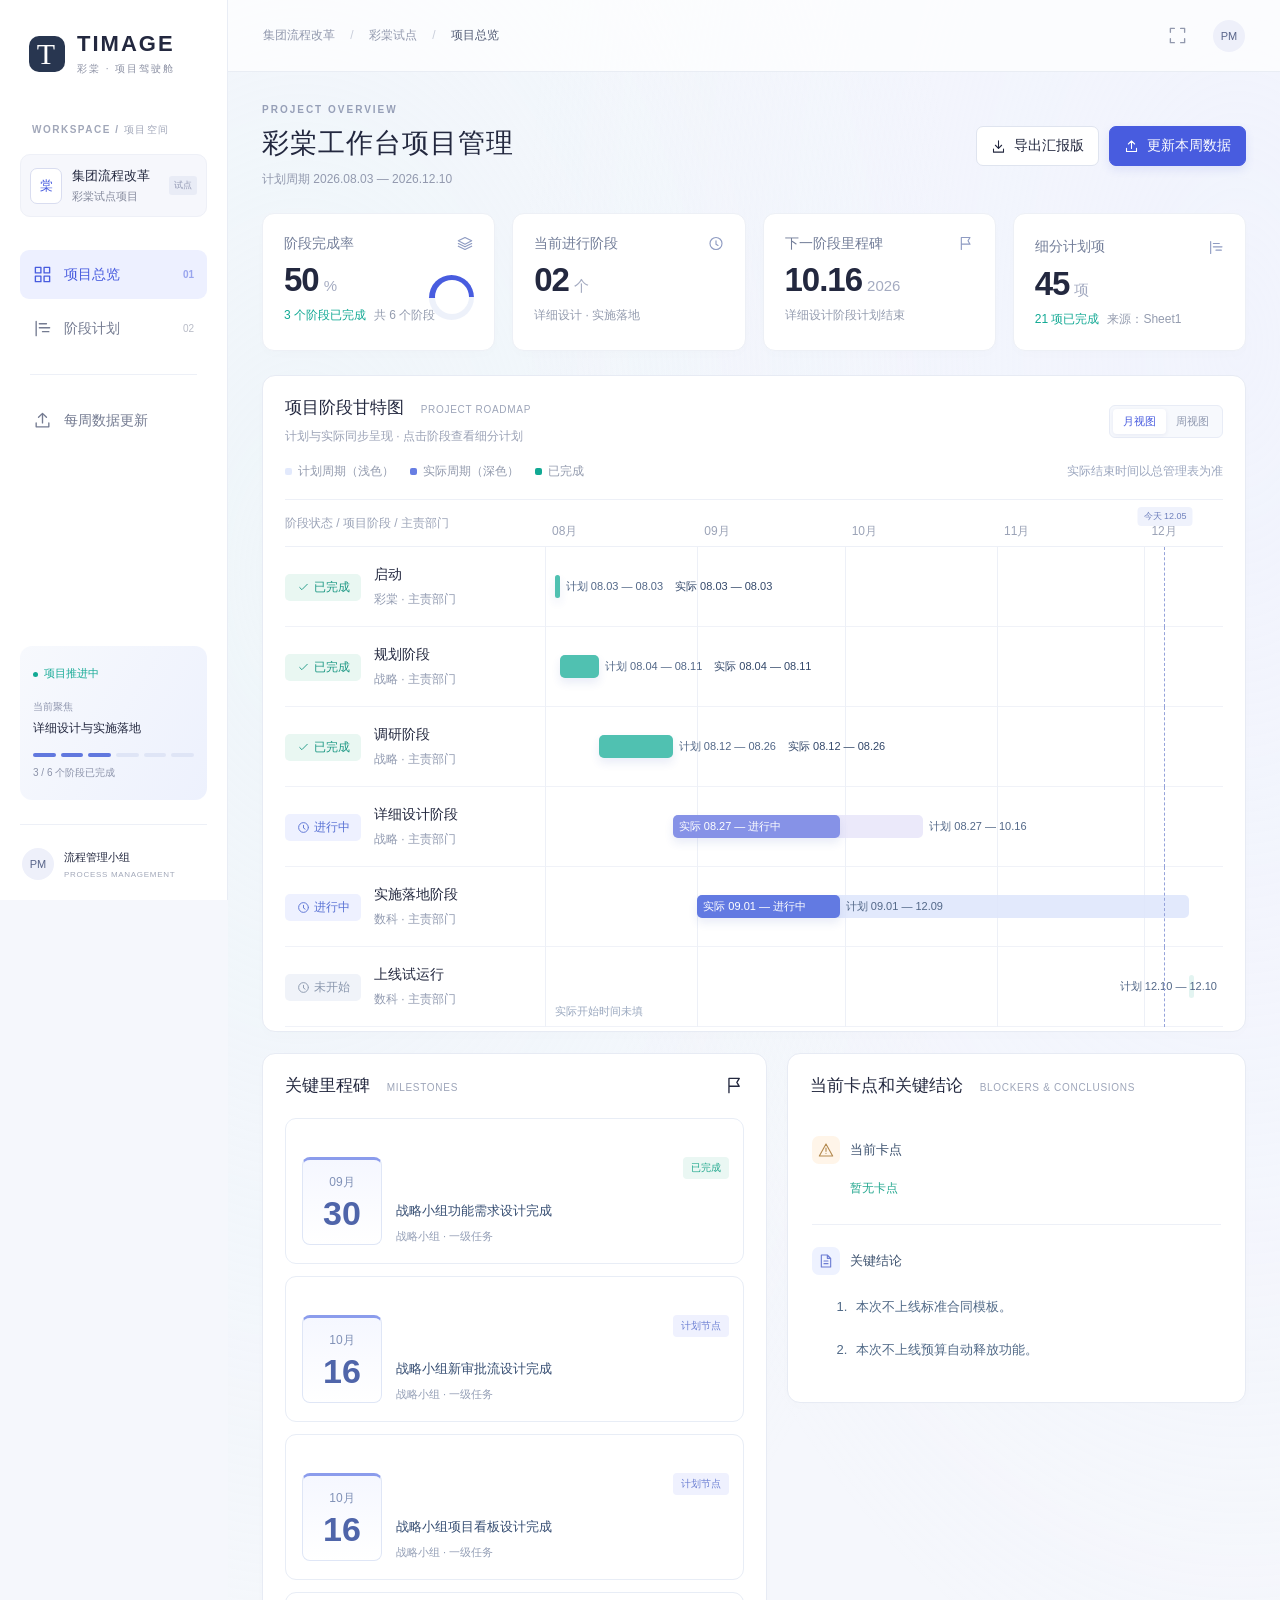
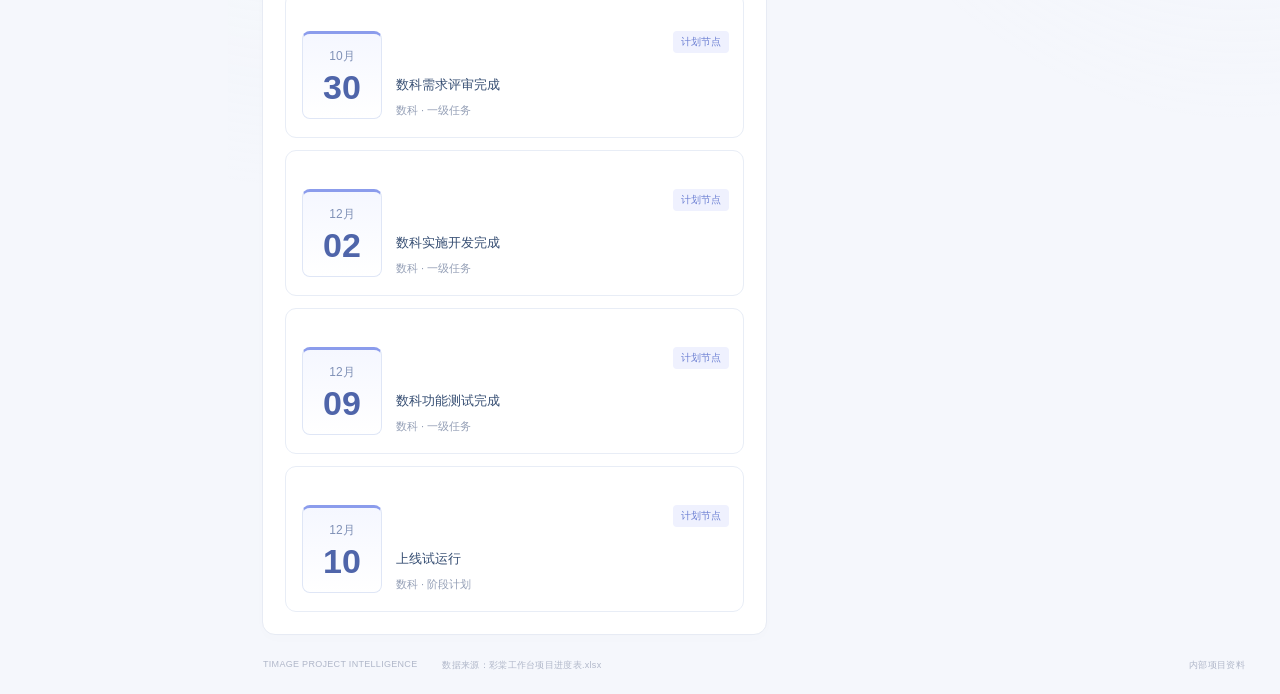
<file: index.html>
<!doctype html><html lang="zh-CN"><head><meta charset="utf-8"><meta name="viewport" content="width=device-width,initial-scale=1"><meta name="description" content="彩棠流程改革试点项目：项目阶段、模块计划与每周数据更新看板"><title>彩棠工作台项目管理</title><link rel="icon" href="data:image/svg+xml,%3Csvg xmlns='http://www.w3.org/2000/svg' viewBox='0 0 32 32'%3E%3Crect width='32' height='32' rx='9' fill='%233f56d9'/%3E%3Cpath d='M8 10h16M8 16h11M8 22h16' stroke='white' stroke-width='3'/%3E%3C/svg%3E"><link rel="stylesheet" href="style.css?v=a486ac8c3b3b"></head><body>
<aside class="sidebar"><a class="brand" href="#overview"><span class="brand-symbol">T</span><span>TIMAGE<small>彩棠 · 项目驾驶舱</small></span></a><div class="space-label">WORKSPACE / 项目空间</div><div class="project-chip"><span class="project-icon">棠</span><div>集团流程改革<small>彩棠试点项目</small></div><span class="tiny-pill">试点</span></div><nav aria-label="主导航"><button data-view="overview" class="nav active"><i data-icon="layout"></i>项目总览<span>01</span></button><button data-view="detail" class="nav"><i data-icon="gantt"></i>阶段计划<span>02</span></button><div class="nav-separator"></div><button data-view="updates" class="nav"><i data-icon="upload"></i>每周数据更新<span id="updateDot"></span></button></nav><div class="sidebar-bottom"><div class="project-health"><div><span class="pulse"></span>项目推进中</div><p>当前聚焦</p><strong>详细设计与实施落地</strong><div class="mini-phases"><b></b><b></b><b></b><i></i><i></i></div><small>3 / 6 个阶段已完成</small></div><div class="profile"><span>PM</span><div>流程管理小组<small>PROCESS MANAGEMENT</small></div></div></div></aside>
<div class="workspace"><header class="topbar"><div class="breadcrumb">集团流程改革 <span>/</span> 彩棠试点 <span>/</span> <b id="crumb">项目总览</b></div><div class="top-right"><button class="icon-btn" id="fullscreen" title="全屏汇报" aria-label="全屏汇报"><i data-icon="maximize"></i></button><span class="avatar">PM</span></div></header><main id="main"></main><footer><span>TIMAGE PROJECT INTELLIGENCE</span><span id="footerSource">数据来源：彩棠工作台项目进度表.xlsx</span><span>内部项目资料</span></footer></div>
<dialog id="drawer" class="drawer"><div id="drawerContent"></div></dialog><dialog id="uploadDialog" class="upload-dialog"><div id="uploadContent"></div></dialog><div id="toast" role="status"></div><input type="file" id="fileInput" accept=".xlsx,.csv,.json" hidden>
<script src="data.js?v=f43f1a33d702"></script><script src="original-excel.js?v=e9a55db19e37"></script><script src="app.js?v=e6991b0c2434"></script></body></html>
</file>
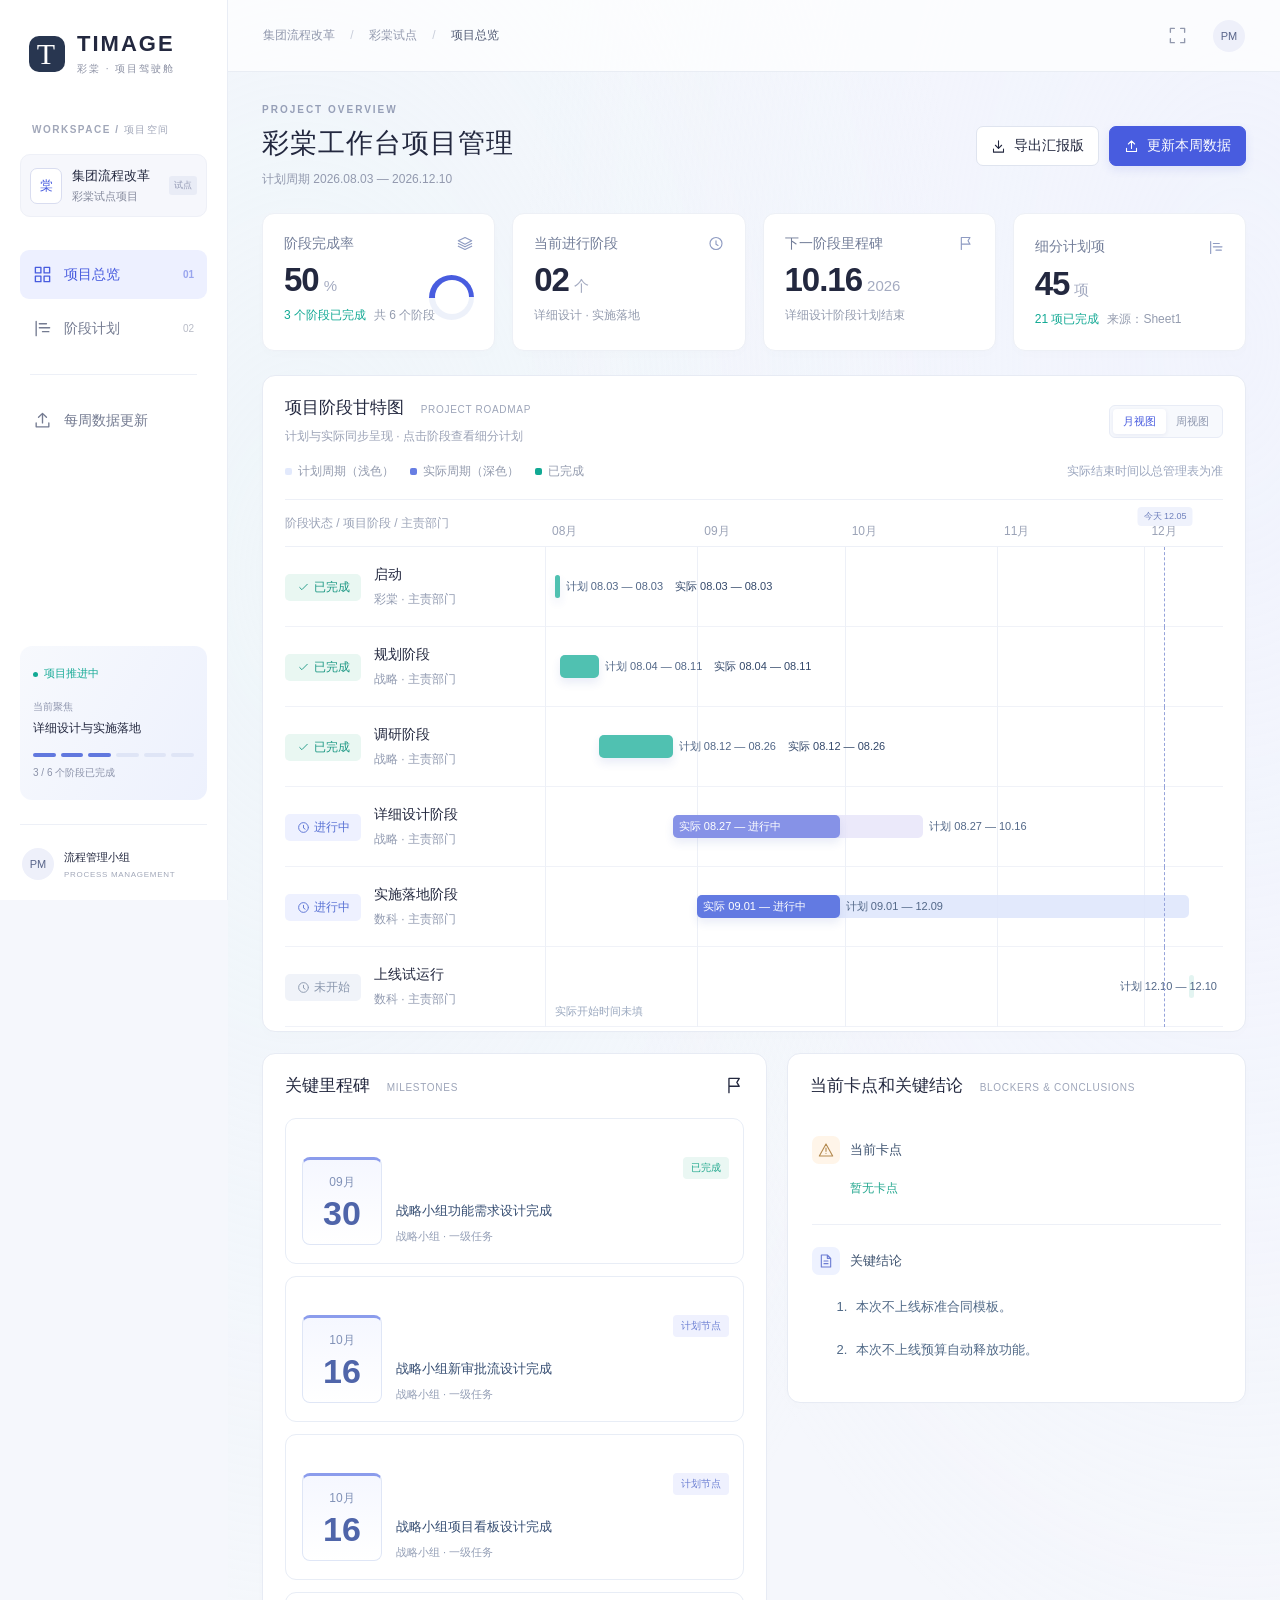
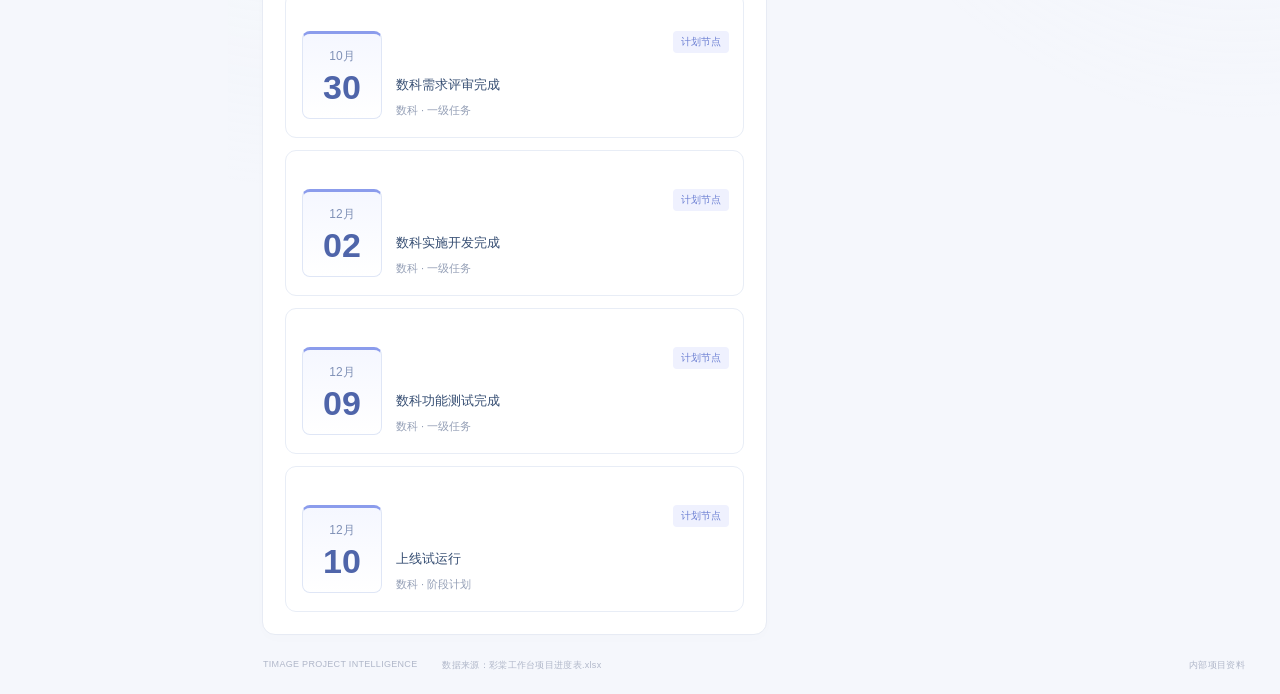
<file: downloads/彩棠项目驾驶舱.html>
<!doctype html><html lang="zh-CN"><head><meta charset="utf-8"><meta name="viewport" content="width=device-width,initial-scale=1"><meta name="description" content="彩棠流程改革试点项目：项目阶段、模块计划与每周数据更新看板"><title>彩棠工作台项目管理</title><link rel="icon" href="data:image/svg+xml,%3Csvg xmlns='http://www.w3.org/2000/svg' viewBox='0 0 32 32'%3E%3Crect width='32' height='32' rx='9' fill='%233f56d9'/%3E%3Cpath d='M8 10h16M8 16h11M8 22h16' stroke='white' stroke-width='3'/%3E%3C/svg%3E"><style>
:root{--ink:#23283f;--muted:#83889b;--blue:#485cdf;--line:#edf0f7;--green:#12a994;--red:#ed725f;--surface:#fff;--bg:#f5f7fc;font-family:Inter,"Segoe UI","Microsoft YaHei",sans-serif;font-size:14px;color:var(--ink);font-synthesis:none}*{box-sizing:border-box}body{margin:0;background:var(--bg)}button,input,select{font:inherit}button,a,input,select{-webkit-tap-highlight-color:transparent}button{cursor:pointer}button{color:inherit}button:focus-visible,a:focus-visible{outline:3px solid #8492f5;outline-offset:3px}a{text-decoration:none;color:inherit}button{border:0;background:transparent}button:disabled{opacity:.4;cursor:not-allowed}.sidebar{position:fixed;z-index:10;inset:0 auto 0 0;width:228px;background:#fff;border-right:1px solid #e9edf5;padding:31px 20px 20px;display:flex;flex-direction:column}.brand{display:flex;align-items:center;gap:12px;font-size:22px;letter-spacing:2px;font-weight:600;padding:0 9px}.brand-symbol{height:36px;width:36px;background:#283650;color:white;font-family:Georgia,serif;display:grid;place-items:center;border-radius:10px;font-size:30px;font-weight:400}.brand small{display:block;font-size:10px;letter-spacing:2px;margin-top:5px;font-weight:400;color:#8c91a4}.space-label{color:#a1a7b9;font-size:10px;font-weight:600;letter-spacing:1.5px;margin:47px 12px 17px}.project-chip{display:flex;align-items:center;gap:10px;padding:12px 9px;background:#f6f7fc;border:1px solid #eef0f7;border-radius:10px;font-size:13px;font-weight:600}.project-icon{width:32px;height:36px;border:1px solid #d9ddf0;background:#fff;border-radius:7px;display:grid;place-items:center;color:var(--blue)}.project-chip small{display:block;font-size:11px;font-weight:400;color:var(--muted);margin-top:4px}.tiny-pill{font-size:9px;color:#9298b3;background:#e9ecf6;padding:3px 5px;border-radius:3px;margin-left:auto}nav{margin-top:28px}.nav{display:flex;align-items:center;gap:12px;width:100%;padding:15px 13px;margin:5px 0;color:#747b91;text-align:left;border-radius:9px}.nav.active{background:#edf0ff;color:var(--blue);font-weight:600}.nav:hover{background:#f3f5fd}.nav span{font-size:10px;margin-left:auto;opacity:.5}.nav-separator{height:1px;background:var(--line);margin:21px 10px}.icon{height:19px;width:19px;vertical-align:middle;flex:none;stroke:currentColor;fill:none;stroke-width:1.7;stroke-linecap:round;stroke-linejoin:round}.sidebar-bottom{margin-top:auto}.project-health{padding:20px 13px;margin-top:25px;background:linear-gradient(120deg,#f7f9fd,#edf1fd);border-radius:12px;font-size:12px}.project-health>div:first-child{color:var(--green);font-size:11px}.pulse{display:inline-block;width:5px;height:5px;background:var(--green);border-radius:100%;margin-right:6px}.project-health p{color:#9097af;font-size:10px;margin:19px 0 6px}.project-health strong{font-size:12px;font-weight:500}.mini-phases{display:flex;gap:5px;margin:16px 0 8px}.mini-phases>*{height:4px;width:20%;background:#dfe5f6;border-radius:3px}.mini-phases b{background:#6178de}.project-health small{color:#8b92a9;font-size:10px}.profile{margin-top:24px;border-top:1px solid var(--line);padding:23px 2px 0;display:flex;gap:10px;align-items:center;font-size:11px}.profile>span,.avatar{background:#eef0fa;width:32px;height:32px;border-radius:50%;display:grid;place-items:center;color:#5a668b;font-size:11px}.profile small{display:block;font-size:8px;color:#a2a8b9;margin-top:5px;letter-spacing:.7px}.workspace{margin-left:228px;min-height:100vh;background:radial-gradient(ellipse at 96% 15%,#edf0ff80,transparent 50%),radial-gradient(ellipse at 7% 25%,#e9f4f880,transparent 50%),var(--bg)}.topbar{height:72px;border-bottom:1px solid #e9edf4;background:#ffffffb8;display:flex;align-items:center;justify-content:space-between;padding:0 35px}.breadcrumb{font-size:12px;color:#9299ae}.breadcrumb span{color:#c9ceda;margin:0 12px}.breadcrumb b{font-weight:500;color:#525b75}.top-right{display:flex;align-items:center;gap:19px}.prototype{border:1px solid #e4e8f3;background:#f9faff;border-radius:5px;padding:5px 9px;font-size:10px;color:#7b86a7}.icon-btn{padding:7px;display:grid;place-items:center;color:#9198ad;border-radius:7px}.icon-btn:hover{background:#eef1ff;color:var(--blue)}main{padding:32px 34px 24px;max-width:1850px;margin:auto}.page-head{display:flex;justify-content:space-between;align-items:center;gap:20px;margin-bottom:25px}.eyebrow{font-size:10px;letter-spacing:2px;color:#969fb7;margin-bottom:10px;font-weight:600}.page-head h1{font-weight:650;letter-spacing:1px;font-size:27px;margin:0}.page-head h1 span{display:inline-block;vertical-align:middle;margin-left:12px;border:1px solid #cbd6f5;background:#eff3ff;color:#6477ba;font-size:10px;padding:4px 7px;letter-spacing:0;font-weight:500}.subtitle{font-size:12px;color:#9299ae;margin-top:10px}.head-actions{display:flex;gap:10px;align-items:center}.btn{border:1px solid #dfe4ef;background:#fff;padding:10px 14px;display:inline-flex;align-items:center;justify-content:center;gap:8px;border-radius:7px;white-space:nowrap;font-size:12px;font-weight:500;min-height:38px}.btn.primary{background:var(--blue);border-color:var(--blue);color:#fff;box-shadow:0 4px 10px #4256d31e}.btn:hover{filter:brightness(.97)}.btn .icon{width:15px;height:15px}.metrics{display:grid;grid-template-columns:repeat(4,1fr);gap:17px;margin-bottom:24px}.metric{background:#fff;border:1px solid #edf0f6;border-radius:12px;padding:20px 21px 17px;position:relative;min-height:138px;box-shadow:0 4px 12px #33426203}.metric-top{display:flex;align-items:center;justify-content:space-between;color:#737e99;font-size:12px}.metric-top .icon{color:#8e9bc2;width:16px}.metric-value{font-size:33px;letter-spacing:-1px;font-weight:600;margin:9px 0 7px;line-height:1.1}.metric-value small{font-size:15px;font-weight:400;color:#a4abc1;margin-left:5px;letter-spacing:0}.metric-foot{font-size:10px;color:#949caf}.metric-foot em{font-style:normal;color:var(--green);margin-right:8px}.metric.warning .metric-value{color:#df7967}.metric.warning .metric-top .icon{color:#df7967}.donut{position:absolute;right:20px;top:61px;width:45px;height:45px;border-radius:50%;background:conic-gradient(var(--blue) 60%,#edf1fa 0);display:grid;place-items:center;transform:rotate(-90deg)}.donut:after{content:'';width:34px;height:34px;background:#fff;border-radius:50%}.overview-grid{display:grid;grid-template-columns:minmax(0,1fr) 290px;gap:20px;align-items:stretch}.panel{border:1px solid #e7ebf4;border-radius:13px;background:#fff;box-shadow:0 4px 14px #22305603;min-width:0;overflow:hidden}.panel-head{padding:20px 22px 17px;display:flex;justify-content:space-between;align-items:center;gap:12px}.panel-head h2{margin:0;font-weight:600;font-size:15px}.panel-head h2 small{font-size:10px;color:#9da5b9;font-weight:400;margin-left:12px;letter-spacing:.7px}.panel-head p{font-size:10px;color:#9ba2b6;margin:7px 0 0}.segments{padding:3px;border:1px solid #e8ecf6;background:#f7f9fd;border-radius:6px;display:flex}.segments button{font-size:11px;color:#8f98af;padding:5px 10px;border-radius:4px}.segments .selected{color:var(--blue);background:white;box-shadow:0 1px 4px #25398d14}.legend{display:flex;gap:16px;padding:0 22px 19px;color:#939bae;font-size:10px;align-items:center}.legend>span{display:inline-flex;gap:6px;align-items:center}.legend i{display:inline-block;width:7px;height:7px;border-radius:2px;background:var(--green)}.legend i.blue{background:var(--blue)}.legend i.gray{background:#d9dfef}.legend .hint{margin-left:auto;color:#9ca7bf}.gantt-scroll{overflow-x:auto}.gantt{min-width:650px;padding:0 22px 4px}.gantt-head{display:grid;grid-template-columns:170px 1fr;height:42px;border-top:1px solid var(--line);border-bottom:1px solid var(--line)}.gantt-head>div:first-child{display:flex;align-items:center;color:#9ca4b8;font-size:10px}.months{position:relative;display:flex;color:#9ba3b7;font-size:11px;align-items:center}.months>span{position:absolute;transform:translateX(7px)}.gantt-body{position:relative}.gantt-row{display:grid;grid-template-columns:170px 1fr;min-height:65px;border-bottom:1px solid #f0f2f8;cursor:pointer}.gantt-row:hover{background:#f7f9ff}.stage-label{display:flex;align-items:center;gap:10px;padding-right:7px}.stage-no{font-size:10px;color:#b0b8cb;align-self:flex-start;margin-top:19px}.stage-label strong{font-size:12px;font-weight:500}.stage-label small{display:block;margin-top:7px;color:#929bb1;font-size:10px}.stage-label .stage-check{color:var(--green);font-size:10px;margin-left:5px}.track{position:relative;background:repeating-linear-gradient(to right,#edf0f7 0,#edf0f7 1px,transparent 1px,transparent 25%);height:65px}.plan-line{position:absolute;top:22px;height:23px;background:#e6eafa;border-radius:5px;min-width:5px}.actual-line{position:absolute;top:22px;height:23px;border-radius:5px;min-width:8px;box-shadow:0 5px 9px #3858c020}.bar-label{font-size:10px;position:absolute;top:27px;white-space:nowrap;color:#fff;z-index:3;pointer-events:none}.bar-label.outside{color:#79849e}.milestone-diamond{width:10px;height:10px;transform:rotate(45deg);background:#54bcae;position:absolute;top:28px;z-index:2;border:2px solid #fff;box-shadow:0 0 0 1px #54bcae}.today-line{position:absolute;top:0;bottom:0;width:1px;border-left:1px dashed #95a3da;z-index:4;pointer-events:none}.today-line span{position:absolute;top:-13px;left:0;transform:translate(-50%,-100%);background:#eff2fc;color:#6f80bd;border-radius:4px;padding:3px 6px;font-size:9px;white-space:nowrap}.gantt-note{display:flex;justify-content:space-between;padding:15px 22px;color:#9da5b8;font-size:10px}.text-btn{color:var(--blue);font-size:11px;padding:0;display:inline-flex;align-items:center;gap:6px}.ai-panel{background:linear-gradient(160deg,#f0f3ff,#fff 46%);position:relative}.ai-panel .panel-head{padding-bottom:13px}.ai-title{display:flex;gap:8px;align-items:center}.ai-title .icon{color:var(--blue)}.ai-tag{font-size:9px;color:#8b97c0;background:#e5eafa;padding:4px 6px;border-radius:4px}.ai-body{padding:0 20px 16px}.ai-intro{font-size:13px;line-height:1.8;margin:2px 0 17px;color:#667291}.ai-intro b{color:#3c4e80;font-weight:600}.insight{padding:15px 0;border-top:1px solid #e8edf8;display:flex;gap:10px}.insight-marker{font-size:10px;width:21px;height:21px;border-radius:6px;display:grid;place-items:center;background:#fff1ed;color:#dc8170;flex:none}.insight:nth-child(3) .insight-marker{background:#ebf1fe;color:#6485d0}.insight:nth-child(4) .insight-marker{background:#eaf7f3;color:#57a897}.insight strong{display:block;font-size:12px;font-weight:600;line-height:1.6}.insight p{font-size:11px;line-height:1.8;color:#8b95ad;margin:6px 0}.ai-footer{border-top:1px solid #e8edf8;padding:13px 20px;color:#a0a9be;font-size:9px}.lower-grid{display:grid;grid-template-columns:1.1fr 1fr;gap:20px;margin-top:21px}.milestone-list{padding:0 22px 5px}.milestone-item{display:flex;align-items:center;gap:14px;padding:14px 0;border-top:1px solid var(--line)}.date-tile{border:1px solid #e7ebf5;border-radius:7px;padding:6px 10px;text-align:center;font-size:17px;color:#536896;min-width:48px;font-weight:500}.date-tile small{display:block;font-size:8px;color:#9ca7bf;margin-bottom:3px}.milestone-item strong{font-size:12px;font-weight:500}.milestone-item p{font-size:10px;color:#949fb6;margin:5px 0 0}.badge{font-size:10px;display:inline-block;padding:4px 8px;border-radius:4px;white-space:nowrap;background:#f0f3fa;color:#95a0b8}.badge.done{background:#eaf7f3;color:#22a88e}.badge.active{background:#eff1fe;color:#6d80d3}.badge.late{background:#fff0ec;color:#d97c69}.badge.pending{background:#f1f3f8;color:#909bb1}.milestone-item .badge{margin-left:auto}.risk-table{width:100%;border-collapse:collapse;font-size:11px}.risk-table th{text-align:left;background:#f9fafd;font-size:10px;color:#9ba5ba;font-weight:400;padding:10px 21px}.risk-table td{padding:13px 21px;border-bottom:1px solid var(--line);vertical-align:middle;line-height:1.7}.risk-table tr:last-child td{border-bottom:0}.risk-table td small{display:block;color:#a0a8ba;font-size:10px}.risk-table .clickable{cursor:pointer}.risk-table .clickable:hover{background:#f8faff}.table-link{color:#5d6f9c;font-size:11px;text-align:left;padding:0}.mini-note{font-size:10px;color:#a7afc0;padding:12px 21px}footer{padding:0 35px 22px;display:flex;gap:25px;color:#b0b7c9;font-size:9px;letter-spacing:.3px}footer span:last-child{margin-left:auto}.stage-tabs{display:grid;grid-template-columns:repeat(5,1fr);gap:12px;margin-bottom:22px}.stage-tab{text-align:left;padding:15px 17px;background:#fff;border:1px solid #e6ebf5;border-radius:10px}.stage-tab.selected{border-color:#7c8ce5;background:#f0f3ff;box-shadow:0 0 0 2px #455edf08}.stage-tab small{font-size:10px;color:#a0aac1;display:block;margin-bottom:9px}.stage-tab strong{font-size:13px;font-weight:500}.stage-tab .badge{margin-top:11px;font-size:9px}.detail-summary{display:flex;justify-content:space-between;padding:23px 24px;align-items:center}.detail-summary h2{margin:0 0 10px;font-size:18px;font-weight:550}.detail-summary p{margin:0;font-size:12px;color:#929bb1}.detail-counts{display:flex;gap:30px}.detail-counts strong{font-size:25px;display:block;font-weight:500;margin-bottom:7px}.detail-counts small{font-size:10px;color:#a0a9be}.filter-bar{display:flex;align-items:center;gap:10px;padding:15px 22px;border-top:1px solid var(--line);border-bottom:1px solid var(--line);flex-wrap:wrap}.search-field{display:flex;align-items:center;border:1px solid #e2e7f1;border-radius:6px;padding:8px 10px;gap:8px;background:#fbfcff;min-width:230px}.search-field .icon{width:15px;color:#a3abc0}.search-field input{border:0;background:none;outline:none;width:190px;font-size:12px}.filter-bar select{border:1px solid #e3e8f1;background:#fff;border-radius:6px;padding:8px 10px;font-size:11px;color:#717f9f;max-width:180px}.filter-bar .segments{margin-left:auto}.task-table-wrap{overflow-x:auto}.task-table{width:100%;border-collapse:collapse;min-width:760px;font-size:12px}.task-table th{padding:13px 15px;background:#f9fafe;color:#98a2b9;font-size:10px;font-weight:400;text-align:left;white-space:nowrap}.task-table td{padding:13px 15px;border-bottom:1px solid #eff2f8;line-height:1.7}.task-table tbody tr{cursor:pointer}.task-table tbody tr:hover{background:#f8faff}.task-table td:first-child{padding-left:23px;max-width:440px}.task-title{display:flex;align-items:center;gap:9px}.task-title .indent{display:inline-block;width:var(--indent);flex:none}.level-tag{font-size:8px;background:#f2f4fa;padding:2px 4px;color:#9ba5bc;flex:none}.owner-pill{display:inline-flex;gap:5px;align-items:center;color:#7c89a6;font-size:11px}.owner-pill>i{font-size:9px;width:21px;height:21px;border-radius:50%;background:#edf0fa;color:#6c7ca6;display:grid;place-items:center;font-style:normal}.table-footer{padding:16px 22px;display:flex;align-items:center;justify-content:space-between;color:#9ba6bc;font-size:11px}.pagination{display:flex;gap:7px}.pagination button{padding:5px 9px;border:1px solid #e2e7f2;border-radius:4px;font-size:10px}.empty{padding:60px 20px;text-align:center;color:#8f9bb6;line-height:2}.detail-gantt-row{display:grid;grid-template-columns:290px 1fr;border-bottom:1px solid #f0f2f8}.detail-gantt-row .track{height:47px}.detail-gantt-row .actual-line{height:18px;top:14px}.detail-gantt-label{padding:12px 16px;overflow:hidden;text-overflow:ellipsis;white-space:nowrap;font-size:11px}.relation-layout{display:grid;grid-template-columns:minmax(0,1fr) 290px;gap:20px}.relation-canvas{position:relative;min-height:570px;padding:42px 28px;display:grid;grid-template-columns:160px 1fr 160px;gap:60px;align-items:center;background:radial-gradient(#dce4f2 .7px,transparent .7px);background-size:18px 18px}.relation-col{display:flex;flex-direction:column;gap:22px;z-index:1}.relation-node{background:white;padding:16px 14px;border-radius:9px;border:1px solid #dde4f5;box-shadow:0 5px 17px #43549006;text-align:left;width:100%;position:relative}.relation-node strong{font-size:12px;font-weight:500;display:block}.relation-node small{display:block;font-size:9px;color:#98a4bc;margin-top:8px}.relation-node.center{background:#5369dc;color:white;padding:25px 18px;box-shadow:0 7px 24px #4559ca24}.relation-node.center small{color:#cbd4ff}.relation-node.red{border-color:#edb6ab}.relation-node.red strong{color:#cb7d6e}.relation-svg{position:absolute;inset:0;width:100%;height:100%;pointer-events:none}.relationship-panel{padding:22px}.relationship-panel h3{margin:0 0 16px;font-size:15px}.relationship-panel p{font-size:12px;line-height:1.9;color:#8593af}.relationship-panel li{font-size:12px;color:#7d8ca8;line-height:2;margin-bottom:13px}.note-box{padding:12px 14px;background:#f6f8fd;border:1px solid #e8edf6;border-radius:7px;font-size:11px;line-height:1.9;color:#909eb8}.upload-zone{margin:0 24px 24px;border:1px dashed #c2cdef;border-radius:12px;text-align:center;padding:38px;background:linear-gradient(130deg,#f8faff,#f3f6ff);cursor:pointer}.upload-zone:hover,.upload-zone.dragging{background:#edf2ff;border-color:#627fe3}.upload-zone>.icon{height:35px;width:35px;color:#667dde;margin-bottom:14px}.upload-zone h3{font-size:16px;font-weight:500;margin:0 0 11px}.upload-zone p{font-size:12px;color:#92a0bd;margin-bottom:20px}.update-grid{display:grid;grid-template-columns:1fr;gap:21px}.update-step{display:flex;gap:16px;padding:19px 22px;border-top:1px solid var(--line)}.step-num{width:25px;height:25px;background:#eef2fd;border-radius:50%;color:#6b81c0;display:grid;place-items:center;font-size:11px;flex:none}.update-step strong{font-size:12px;font-weight:500}.update-step p{font-size:11px;color:#98a4bc;line-height:1.8;margin:7px 0}.drawer{inset:0 0 0 auto;height:100vh;max-height:100vh;width:480px;max-width:94vw;border:0;margin:0;padding:0;background:#fff;box-shadow:-10px 0 70px #192f6924}.drawer::backdrop,.upload-dialog::backdrop{background:#17294435;backdrop-filter:blur(4px)}.drawer-header{padding:26px;border-bottom:1px solid var(--line);display:flex;justify-content:space-between;align-items:center;font-size:11px;color:#95a2bb}.drawer-body{padding:28px}.drawer-body h2{font-size:22px;font-weight:550;line-height:1.6;margin:12px 0 19px}.drawer-body h3{font-size:13px;font-weight:500;margin:27px 0 14px}.property-grid{display:grid;grid-template-columns:1fr 1fr;gap:23px;margin:25px 0}.property-grid small{display:block;color:#9aa6be;font-size:11px;margin-bottom:8px}.property-grid strong{font-size:13px;font-weight:500}.source-line{font-size:10px;color:#a4aec0;line-height:1.9;margin-top:25px;border-top:1px solid var(--line);padding-top:16px}.upload-dialog{border:0;border-radius:15px;width:700px;max-width:94vw;padding:0;max-height:90vh;box-shadow:0 30px 100px #12223d33}.upload-dialog .dialog-body{padding:25px 28px}.upload-dialog h2{font-weight:550;font-size:22px;margin:0 0 12px}.upload-dialog p{font-size:12px;color:#8d9ab4;line-height:1.8}.preview-stats{display:flex;gap:16px;margin:23px 0}.preview-stats>div{flex:1;padding:15px;background:#f5f7fd;border-radius:8px}.preview-stats b{font-size:26px;font-weight:500}.preview-stats small{display:block;font-size:11px;color:#91a0bd;margin-top:6px}.dialog-actions{padding:20px 28px;display:flex;justify-content:flex-end;gap:10px;background:#f9faff;border-top:1px solid var(--line)}.diff-list{max-height:210px;overflow:auto;border:1px solid #e9edf5;border-radius:7px}.diff-row{padding:10px 12px;font-size:11px;border-bottom:1px solid #edf0f7;line-height:1.8}.diff-row:last-child{border:0}.error-box{padding:17px;background:#fff1ef;border-radius:8px;color:#c97065;font-size:12px;line-height:1.8}#toast{position:fixed;bottom:27px;left:50%;transform:translate(-50%,20px);z-index:100;background:#29364f;color:#fff;padding:13px 22px;border-radius:9px;box-shadow:0 8px 20px #25365322;font-size:12px;opacity:0;pointer-events:none;transition:.2s}#toast.show{opacity:1;transform:translate(-50%,0)}.date-input{border:1px solid #e3e8f2;border-radius:6px;padding:7px;color:#7e8ead;font-size:11px;background:#fff}.dependency-list{padding:0;list-style:none}.dependency-list li{border:1px solid #e7ecf6;padding:13px 14px;margin:8px 0;border-radius:7px;font-size:12px;line-height:1.8}.dependency-list small{display:block;font-size:10px;color:#9aa7bf}.attention-inline{color:#c88a58;background:#fff7eb;border-radius:5px;padding:9px 12px;font-size:11px;line-height:1.8;margin-top:10px}.summary-item{padding:16px 22px;border-top:1px solid var(--line);display:flex;gap:13px;align-items:center}.summary-item strong{font-size:12px;font-weight:500}.summary-item p{font-size:10px;color:#9aa5ba;margin:7px 0}.summary-item>.badge{margin-left:auto}.small-bar{height:4px;border-radius:4px;background:#edf1f8;margin-top:10px;width:130px}.small-bar span{display:block;height:100%;background:#6f8edd;border-radius:4px}
@media(min-width:1550px){main{padding:35px 42px}.overview-grid{grid-template-columns:minmax(0,1fr) 320px}.gantt-row,.track{height:75px}.stage-no{margin-top:24px}.stage-label{align-items:center}.plan-line,.actual-line{top:27px}.bar-label{top:32px}.milestone-diamond{top:33px}.gantt-head{height:48px}.metric{padding:23px 25px;min-height:145px}.panel-head{padding-top:23px;padding-bottom:20px}.ai-intro{margin-bottom:20px}.insight{padding:18px 0}.gantt-note{padding-top:18px;padding-bottom:18px}}
@media(max-width:1200px){.sidebar{width:196px;padding-left:14px;padding-right:14px}.workspace{margin-left:196px}main{padding:25px 23px}.overview-grid{grid-template-columns:1fr}.ai-panel .ai-body{display:grid;grid-template-columns:repeat(3,1fr);gap:18px}.ai-intro{grid-column:1/-1;margin:0}.insight{margin:0}.ai-footer{padding:10px 20px}.relation-layout{grid-template-columns:1fr}.lower-grid{grid-template-columns:1fr 1fr}.head-actions{gap:6px}.page-head h1{font-size:24px}.metric{padding:18px 16px}.donut{right:15px;width:38px;height:38px}.donut:after{width:29px;height:29px}}
@media(max-width:850px){.sidebar{width:74px;padding:22px 10px}.brand{padding:0;justify-content:center}.brand>span:nth-child(2),.space-label,.project-chip,.nav span,.sidebar-bottom{display:none}.nav{font-size:0;justify-content:center;padding:14px}.nav .icon{width:21px;height:21px}.nav-separator{margin:20px 7px}.workspace{margin-left:74px}.topbar{padding:0 20px}.metrics{gap:10px;grid-template-columns:repeat(2,1fr)}.metric{min-height:130px}.head-actions .btn{font-size:11px;padding:9px}.stage-tabs{gap:7px}.stage-tab{padding:12px 9px}.stage-tab strong{font-size:11px}.stage-tab small{font-size:9px}.detail-counts{gap:14px}.detail-counts strong{font-size:20px}.lower-grid{grid-template-columns:1fr}.update-grid{grid-template-columns:1fr}.relation-canvas{gap:25px;grid-template-columns:135px 1fr 135px;padding:30px 20px}.breadcrumb{font-size:10px}.top-right{gap:10px}.prototype{display:none}footer span:nth-child(2){display:none}}
@media(max-width:600px){:root{font-size:14px}.sidebar{position:fixed;inset:auto 0 0 0;width:auto;height:65px;flex-direction:row;padding:0;z-index:20;border-top:1px solid var(--line)}.brand{display:none}.sidebar nav{margin:0;display:flex;width:100%}.nav{margin:0;flex:1;border-radius:0;flex-direction:column;gap:4px;font-size:10px;padding:10px 0}.nav-separator{display:none}.workspace{margin-left:0;padding-bottom:65px}.topbar{height:58px;padding:0 17px}.top-right .avatar{display:none}main{padding:22px 15px}.page-head{display:block}.page-head h1{font-size:23px}.head-actions{margin-top:17px}.subtitle{font-size:11px;line-height:1.7}.metrics{margin-bottom:17px}.metric-top{font-size:11px}.metric-value{font-size:30px}.metric-foot{font-size:9px}.overview-grid{gap:17px}.panel-head{padding:17px}.panel-head h2{font-size:14px}.panel-head h2 small{display:none}.legend{padding:0 17px 19px;gap:13px}.legend .hint{display:none}.gantt-note{padding:14px 17px}.gantt-note>span{max-width:65%;line-height:1.6}.ai-panel .ai-body{display:block}.ai-intro{margin-bottom:14px}.insight{padding:14px 0}.stage-tabs{display:flex;overflow:auto}.stage-tab{min-width:118px;padding:13px}.detail-summary{display:block;padding:20px}.detail-counts{margin-top:23px;gap:35px}.filter-bar{padding:15px;gap:7px}.search-field{min-width:100%;width:100%}.search-field input{width:100%}.filter-bar .segments{margin-left:0}.filter-bar select{flex:1;max-width:100%;font-size:11px}.task-table{min-width:740px}.relation-canvas{min-width:620px}.relation-wrapper{overflow:auto}.relation-layout{gap:17px}.risk-table td,.risk-table th{padding-left:17px;padding-right:12px}.risk-table td{font-size:10px}.upload-zone{padding:30px 15px;margin:0 17px 17px}.upload-zone p{font-size:11px}.head-actions .btn{min-height:38px}.preview-stats{gap:7px}.preview-stats>div{padding:11px}.preview-stats small{font-size:10px}footer{padding:0 17px 20px;font-size:8px}.gantt-head{grid-template-columns:155px 1fr}.gantt-row{grid-template-columns:155px 1fr}}
@media print{.sidebar,.topbar,.head-actions,footer,.segments,.text-btn,.icon-btn{display:none!important}.workspace{margin:0;background:white}.metrics{grid-template-columns:repeat(4,1fr)}.overview-grid{grid-template-columns:1fr 270px}.lower-grid{grid-template-columns:1fr 1fr}.panel,.metric{break-inside:avoid}.ai-panel .ai-body{display:block}main{padding:10px}.gantt{min-width:0}.gantt-scroll{overflow:visible}body{-webkit-print-color-adjust:exact;print-color-adjust:exact}.task-table{font-size:10px}.task-table td{padding:8px}.task-table-wrap{overflow:visible}.gantt-head,.gantt-row{grid-template-columns:135px 1fr}@page{size:A3 landscape;margin:12mm}}

.overview-grid{grid-template-columns:1fr}
.bar-label:not(.outside){color:#fff!important;text-shadow:0 1px 3px #34427935}

/* Legibility for leadership presentations. */
.metric-top,.stage-label strong,.btn,.milestone-item strong,.task-table{font-size:14px}
.panel-head h2{font-size:17px}.subtitle,.metric-foot,.stage-label small,.legend,.gantt-head>div:first-child,.months,.bar-label,.text-btn,.milestone-item p,.risk-table,.table-link,.badge,.gantt-note{font-size:12px}
.panel-head p,.metric-foot,.mini-note{line-height:1.7}.panel-head p{font-size:12px}
.gantt-head{grid-template-columns:185px 1fr}.gantt-row{grid-template-columns:185px 1fr}
.stage-label strong{white-space:nowrap}.stage-no{font-size:11px}.bar-label{top:25px}.plan-line,.actual-line{height:28px}
.gantt-head{height:48px}.today-line span{top:-21px}.months>span{transform:translate(7px,8px)}
@media(min-width:1550px){.bar-label{top:30px}}
@media(max-width:600px){.metric-top,.stage-label strong,.milestone-item strong,.btn{font-size:12px}.metric-foot,.subtitle{font-size:11px}.gantt-head,.gantt-row{grid-template-columns:165px 1fr}.bar-label{font-size:11px}.legend{font-size:11px}.stage-label small{font-size:11px}.gantt-note{font-size:10px}.panel-head h2{font-size:15px}.page-head h1{font-size:22px}.page-head h1 span{margin-left:7px}.risk-table,.table-link{font-size:11px}}

.segments{flex-shrink:0}.segments button{white-space:nowrap}@media(max-width:600px){.donut{right:12px;top:53px;width:29px;height:29px}.donut:after{width:21px;height:21px}.metric:first-child .metric-foot{max-width:135px}.metric:first-child .metric-foot em{display:block}}

.gantt-head,.gantt-row{grid-template-columns:260px 1fr}
.stage-state{display:inline-flex;align-items:center;justify-content:center;gap:4px;width:76px;flex:none;padding:6px 5px;border-radius:5px;font-size:12px;line-height:1.2;margin-right:4px;font-weight:500}
.stage-state .icon{width:13px;height:13px}.stage-state.done{color:#199783;background:#e9f7f2}.stage-state.active{color:#5972d4;background:#eef1ff}.stage-state.pending{color:#8a97ad;background:#f0f3f9}.stage-state.late{color:#d57864;background:#fff0ed}
.stage-label{gap:9px}.gantt{min-width:760px}
@media(max-width:600px){.gantt-head,.gantt-row{grid-template-columns:235px 1fr}.stage-state{width:67px;font-size:11px}.stage-state .icon{width:11px;height:11px}}

.track{background:none;overflow:hidden}.grid-line{position:absolute;top:0;bottom:0;width:1px;background:#edf0f7;pointer-events:none}.track:before{content:'';position:absolute;top:0;bottom:0;left:0;width:1px;background:#edf0f7}.today-line{z-index:4}.gantt-body{overflow:visible}.gantt-row:first-child .track{overflow:visible}
.week-toolbar{display:flex;justify-content:space-between;gap:14px;align-items:center;margin:0 22px 16px;padding:12px 15px;background:#f5f7ff;border:1px solid #e8edfb;border-radius:7px;font-size:12px}.week-toolbar>div{display:flex;align-items:center;gap:12px}.week-toolbar strong{font-weight:500;color:#5b709c}.week-caption{color:#9aa7bf;font-size:11px}.week-buttons button{padding:6px 9px;background:white;color:#7a89ad;border:1px solid #e2e8f7;border-radius:4px;font-size:11px}.week-buttons button:hover{border-color:#8d9de4;color:#526ada}.weekly-gantt .gantt-head{height:69px}.weekly-gantt .months>span{transform:translate(10px,-3px);font-size:11px}.weekly-gantt .months b{font-weight:500;display:block;color:#6c7fa6}.weekly-gantt .months small{display:block;margin-top:7px;color:#a0abc1;font-size:10px}.weekly-gantt .today-line span{top:-1px;font-size:9px}.out-of-range{display:block;color:#a1adbf;padding:22px 10px;font-size:12px}.out-of-range small{font-size:10px;margin-left:15px;color:#bdc5d3}
@media(max-width:850px){.week-toolbar{flex-wrap:wrap}.week-caption{display:none}.week-toolbar>div{gap:7px}.weekly-gantt{min-width:960px}}

.plan-scope{display:flex;gap:9px;align-items:center;flex-wrap:wrap;margin-bottom:21px}.plan-scope>span{font-size:11px;color:#99a5bf;margin:0 6px}.scope-tab{padding:9px 13px;border:1px solid #e2e8f4;border-radius:6px;color:#8b98b0;background:#fff;font-size:12px}.scope-tab.selected{background:#eef2ff;color:#5a71cf;border-color:#99a9ed}.original-plan-table{min-width:800px}.original-plan-table th{font-size:12px;padding-top:16px;padding-bottom:16px}.original-plan-table th:first-child{width:42%;padding-left:25px}.original-plan-table td{padding-top:13px;padding-bottom:13px}.original-plan-title{display:flex;gap:12px;align-items:center}.original-plan-title strong{font-size:14px;font-weight:500}.source-row{font-size:10px;color:#a9b2c8;width:16px}.child-plan{padding-left:32px}.child-dot{width:5px;height:5px;border-radius:50%;background:#b0bce0;margin-right:5px;flex:none}.plan-duration,.plan-period{font-size:12px;color:#8595b0;white-space:nowrap}.plan-chevron{color:#bbc6db}.plan-group-row{background:#edf3ff!important}.plan-group-row td{border-top:1px solid #dfe8f9;border-bottom:1px solid #dfe8f9;font-size:12px;color:#6f82a9}.plan-group-btn{text-align:left;display:flex;align-items:center;gap:10px;color:#4f689d;font-weight:600;font-size:13px;padding:0}.group-toggle{display:grid;place-items:center;width:17px;height:17px;background:#fff;border:1px solid #cfdbf1;border-radius:4px;color:#7a8fbb;flex:none}.workflow-label{font-size:10px;white-space:nowrap;color:#8a9ab6}.group-count{font-size:10px;color:#94a6c5;white-space:nowrap}.original-gantt{min-width:1880px}.og-header,.og-row{display:grid;grid-template-columns:450px 1fr}.og-header{background:#f8faff;height:63px;border-bottom:1px solid #e6ebf5}.og-frozen{position:sticky;left:0;z-index:2;background:#fff;padding:13px 21px;display:flex;align-items:center;justify-content:space-between;gap:12px;border-right:1px solid #e6ebf5}.og-header .og-frozen{background:#f8faff;color:#8b9abb;font-size:12px}.og-frozen b{font-weight:500}.og-header .og-frozen b{font-weight:400}.og-weeks{display:grid;grid-template-columns:repeat(16,1fr);align-items:center;font-size:11px;color:#8598b9;text-align:center}.og-weeks b{display:block;font-weight:500}.og-weeks small{display:block;color:#a3afc3;font-size:10px;margin-top:6px}.og-row{min-height:51px;border-bottom:1px solid #edf1f8;cursor:pointer}.og-row:hover .og-frozen{background:#f7f9ff}.og-name{font-size:12px;color:#53698d}.og-child{padding-left:22px}.og-track{position:relative;background:repeating-linear-gradient(to right,#edf1f8 0,#edf1f8 1px,transparent 1px,transparent 6.25%);overflow:hidden}.og-bar{position:absolute;top:15px;height:22px;border-radius:4px;font-size:10px;display:flex;align-items:center;padding-left:9px;white-space:nowrap;color:white;background:#c5cfe5}.og-bar.done{background:#4dbda6}.og-bar.active{background:#8795e4}.og-bar.pending{background:#dce3f2;color:#8395b6}.og-out{font-size:10px;line-height:50px;color:#a5b0c5;padding-left:15px}.og-group .og-frozen,.og-group .og-track{background-color:#eff4fe}.og-group .og-bar{background:#c9d6f2;height:10px;top:20px;padding:0}.og-group .og-name{color:#5670a2;font-weight:600}
@media(max-width:600px){.plan-scope{gap:7px}.plan-scope>span{display:none}.scope-tab{font-size:11px;padding:8px 10px}.original-plan-table{min-width:810px}.og-header,.og-row{grid-template-columns:320px 1fr}.og-frozen{padding:12px}.og-name{font-size:11px}.og-frozen .badge{font-size:9px}}

/* Saved weekly versions and project blockers */
.history-info{flex:1;min-width:0}.history-info strong{overflow-wrap:anywhere}.history-actions{display:flex;gap:8px}.history-actions .btn{font-size:11px;padding:7px 11px;min-height:32px}.history-record,.history-initial{flex-wrap:wrap}.history-storage-error{padding:14px 22px;color:#b36a46;font-size:12px}.history-dialog{width:1050px;max-width:94vw;max-height:88vh;padding:0;border:1px solid #e7ebf4;border-radius:15px;box-shadow:0 30px 100px #12223d33;color:var(--ink)}.history-dialog::backdrop{background:#17294435;backdrop-filter:blur(4px)}.history-dialog .drawer-header{padding:20px 24px;position:sticky;top:0;background:#fff;z-index:2}.history-heading{padding:22px 24px;position:relative}.history-heading h2{font-size:18px;font-weight:550;margin:0 150px 10px 0;overflow-wrap:anywhere}.history-heading p{font-size:11px;color:#929bb1;margin:0}.history-heading>.btn{position:absolute;right:24px;top:22px}.history-table-wrap{overflow:auto;max-height:52vh}.history-table-wrap .task-table tbody tr{cursor:default}.blockers-empty{min-height:210px;display:flex;flex-direction:column;align-items:center;justify-content:center;gap:16px;color:#6b8095}.blockers-empty strong{font-size:15px;font-weight:500}.blockers-icon{display:grid;place-items:center;width:52px;height:52px;border-radius:50%;background:#edf8f5;color:#20aa91}.blockers-icon .icon{width:25px;height:25px}@media(max-width:650px){.history-record>.badge,.history-initial>.badge{margin-left:auto}.history-actions{width:100%;padding-left:32px}.history-heading h2{margin-right:0}.history-heading>.btn{position:static;margin-top:14px}.history-dialog .task-table{min-width:630px}}

/* Overlay planned and actual ranges while keeping each date label readable. */
.gantt .gantt-row{min-height:80px;height:80px}
.gantt .track{height:80px}
.gantt-lane{position:absolute;left:0;right:0;top:28px;height:23px}
.gantt .plan-line,.gantt .actual-line{top:0;height:23px;min-width:5px;border-radius:5px;border:0;box-shadow:none}
.gantt .plan-line{z-index:1;background:var(--plan-color);opacity:.9}
.gantt .actual-line{z-index:2;background:rgb(var(--stage-rgb));opacity:.82;box-shadow:0 5px 9px #3858c020}
.gantt .range-label{position:absolute;line-height:18px;white-space:nowrap;font-size:11px;color:#536888;pointer-events:none;z-index:3;font-variant-numeric:tabular-nums}
.gantt .plan-lane .range-label{top:0;line-height:23px}
.gantt .actual-lane .range-label{top:0;line-height:23px;color:#fff}
.gantt .actual-lane .range-label.outside{top:0;line-height:23px;color:#33486a}
.range-unavailable{position:absolute;left:10px;line-height:18px;font-size:11px;color:#9aa8bf;white-space:nowrap}
.plan-lane .range-unavailable{top:-21px}
.actual-lane .range-unavailable{top:27px}
.range-unavailable small{margin-left:12px;color:#b1bdd0;font-size:10px}
.legend i.planned-key{background:#dfe7fc;opacity:.9;border:0}
.legend i.actual-key{background:#4662dd;opacity:.82;border:0}

/* Explicit stage / first-level / second-level structure from the progress workbook. */
.progress-table{min-width:930px;width:100%;table-layout:fixed}
.progress-table th{font-size:12px;font-weight:400;color:#8b9bb6;padding:16px 12px;white-space:nowrap}
.progress-table th:first-child{width:30%;padding-left:24px}
.progress-table th:nth-child(2){width:9%}
.progress-table th:nth-child(3){width:9%}
.progress-table th:nth-child(4),.progress-table th:nth-child(5){width:18%}
.progress-table th:nth-child(6){width:12%}
.progress-table th:last-child{width:4%}
.progress-table td{padding:15px 12px;border-bottom:1px solid #edf1f8;vertical-align:middle}
.progress-table td:first-child{padding-left:24px}
.progress-name{display:flex;align-items:center;gap:9px;padding-left:calc(var(--depth)*15px);min-width:0}
.progress-name strong{font-weight:450;font-size:13px;color:#354d72;overflow-wrap:anywhere}
.progress-toggle{width:17px;height:17px;display:grid;place-items:center;flex:none;padding:0;border:1px solid #d3def3;border-radius:4px;background:#fff;color:#6e84bb;font-size:13px;line-height:1}
.progress-toggle:hover{border-color:#6e80e2;color:#5265d0}
.progress-bullet{width:4px;height:4px;border-radius:50%;background:#b7c4df;margin:0 6px;flex:none}
.progress-stage{background:#edf3ff!important}
.progress-stage .progress-name strong{font-size:14px;font-weight:600;color:#31517e}
.progress-parent{background:#f8faff}
.progress-parent .progress-name strong{font-weight:550;color:#4f6592}
.progress-owner{font-size:12px;color:#8797b2}
.level-tag{font-size:10px;color:#96a6be;white-space:nowrap}
.level-tag.level-0{color:#5573b0}
.level-tag.level-1{color:#7c8cbe}
.progress-date{font-size:12px;color:#8293ae;font-variant-numeric:tabular-nums;white-space:nowrap}
.progress-date.actual-date{color:#54758e}
.progress-table .badge{font-size:11px;white-space:nowrap}
.conclusions{padding:24px 24px 28px;min-height:210px}
.conclusion-tag{display:inline-flex;color:#5875b5;background:#eef3ff;border-radius:5px;padding:5px 9px;font-size:11px;margin-bottom:14px}
.conclusions ol{margin:0;padding-left:23px;color:#506987;font-size:14px;line-height:1.9}
.conclusions li{padding:6px 0 12px 5px}
.project-findings{padding:22px 24px 28px}
.project-findings .finding-section{padding:0;min-height:0}
.project-findings .finding-section+.finding-section{border-top:1px solid #edf0f7;margin-top:24px;padding-top:22px}
.finding-heading{display:flex;align-items:center;gap:10px;margin:0 0 14px;color:#3d526f;font-size:13px;font-weight:550}
.finding-icon{display:grid;place-items:center;width:28px;height:28px;border-radius:7px;flex:none}
.finding-icon .icon{width:16px;height:16px}
.blocker-heading-icon{background:#fff5e9;color:#b48a50}
.conclusion-heading-icon{background:#eef2ff;color:#6d7dd3}
.finding-empty{margin:0 0 0 38px;color:#24a78f;font-size:12px;line-height:1.8}
.finding-empty.muted{color:#94a1b8}
.project-findings .conclusions ol{margin-left:16px;font-size:13px}
.milestone-list{display:grid;grid-template-columns:repeat(auto-fit,minmax(240px,1fr));grid-auto-rows:1fr;gap:12px;padding:4px 22px 22px}
.milestone-item{position:relative;display:grid;grid-template-columns:80px minmax(0,1fr);align-items:end;gap:14px;min-height:146px;padding:38px 16px 18px;border:1px solid #e8edf6;border-radius:11px;background:#fff;transition:border-color .15s,box-shadow .15s}
.milestone-item:hover{border-color:#bdc9ed;box-shadow:0 4px 14px #40528c0a}
.milestone-item .date-tile{display:flex;flex-direction:column;justify-content:center;align-items:center;align-self:stretch;flex:none;width:80px;min-width:80px;min-height:88px;padding:10px 0;gap:5px;border:1px solid #dfe6f6;border-top:3px solid #8b9cec;border-radius:8px;background:linear-gradient(180deg,#f5f7ff,#fff);font-size:34px;line-height:1;font-weight:550;color:#4f65aa}
.milestone-item .date-tile small{margin:0;font-size:12px;font-weight:400;color:#8091b7;line-height:1.4}
.milestone-item>div:nth-child(2){width:100%;min-width:0;align-self:end;padding-top:30px}
.milestone-item strong{display:block;font-size:13px;font-weight:550;line-height:1.65;color:#354d72}
.milestone-item p{font-size:11px;line-height:1.6;margin:6px 0 0}
.milestone-item .badge{position:absolute;top:38px;right:14px;margin:0;font-size:10px}
.blockers-panel{align-self:start}
.history-bundled{flex-wrap:wrap}
.hg-row{display:grid;grid-template-columns:430px 1fr;min-height:52px;border-bottom:1px solid #edf1f8;cursor:pointer}
.hg-frozen{position:sticky;left:0;z-index:5;background:#fff;border-right:1px solid #e6ebf5;padding:12px 16px;display:flex;justify-content:space-between;align-items:center;gap:10px}
.hg-frozen .progress-name{flex:1}
.hg-frozen .badge{font-size:10px;white-space:nowrap}
.hg-header{height:62px;background:#f8faff;color:#8a9bb7;cursor:default;font-size:12px}
.hg-header .hg-frozen{background:#f8faff}
.hg-weeks{position:relative;display:grid;grid-template-columns:repeat(var(--weeks),1fr);text-align:center;align-items:center;font-size:11px;padding-bottom:20px}
.hg-weeks b{font-weight:500}
.hg-weeks small{display:block;margin-top:5px;font-size:10px;color:#a0adc3}
.hg-track{position:relative;min-height:52px;background:repeating-linear-gradient(to right,#edf1f8 0,#edf1f8 1px,transparent 1px,transparent calc(100% / var(--weeks)));overflow:hidden}
.hg-bar{position:absolute;top:17px;height:19px;min-width:3px;border-radius:4px}
.hg-plan{background:#dfe7fc;opacity:.9}
.hg-actual{background:#637de0;opacity:.82;box-shadow:0 3px 8px #3858c01a}
.hg-actual.done{background:#30b6a4}
.hg-plan.done{background:#e0f3ef}
.hg-date-label{position:absolute;top:17px;line-height:19px;white-space:nowrap;font-size:11px;font-variant-numeric:tabular-nums;color:#536888;z-index:3;pointer-events:none}
.hg-actual-label{color:#fff}
.hg-actual-label.outside{color:#33486a}
.hg-today-line{position:absolute;top:0;bottom:0;width:0;border-left:1px dashed #909df0;z-index:4;pointer-events:none}
.hg-today-label{position:absolute;bottom:2px;transform:translateX(-50%);padding:2px 7px;border-radius:3px;background:#eef1fc;color:#7082bd;font-size:9px;line-height:14px;white-space:nowrap;z-index:4;pointer-events:none}
.hg-stage .hg-frozen,.hg-stage .hg-track{background-color:#edf3ff}
.hg-stage .progress-name strong{font-weight:600;color:#31517e}
.hg-parent .hg-frozen,.hg-parent .hg-track{background-color:#f8faff}
.hg-parent .progress-name strong{font-weight:550}
.hg-missing{font-size:11px;color:#a5b0c5;line-height:52px;padding-left:10px}
.mini-phases>*{flex:1}
</style></head><body>
<aside class="sidebar"><a class="brand" href="#overview"><span class="brand-symbol">T</span><span>TIMAGE<small>彩棠 · 项目驾驶舱</small></span></a><div class="space-label">WORKSPACE / 项目空间</div><div class="project-chip"><span class="project-icon">棠</span><div>集团流程改革<small>彩棠试点项目</small></div><span class="tiny-pill">试点</span></div><nav aria-label="主导航"><button data-view="overview" class="nav active"><i data-icon="layout"></i>项目总览<span>01</span></button><button data-view="detail" class="nav"><i data-icon="gantt"></i>阶段计划<span>02</span></button><div class="nav-separator"></div><button data-view="updates" class="nav"><i data-icon="upload"></i>每周数据更新<span id="updateDot"></span></button></nav><div class="sidebar-bottom"><div class="project-health"><div><span class="pulse"></span>项目推进中</div><p>当前聚焦</p><strong>详细设计与实施落地</strong><div class="mini-phases"><b></b><b></b><b></b><i></i><i></i></div><small>3 / 6 个阶段已完成</small></div><div class="profile"><span>PM</span><div>流程管理小组<small>PROCESS MANAGEMENT</small></div></div></div></aside>
<div class="workspace"><header class="topbar"><div class="breadcrumb">集团流程改革 <span>/</span> 彩棠试点 <span>/</span> <b id="crumb">项目总览</b></div><div class="top-right"><button class="icon-btn" id="fullscreen" title="全屏汇报" aria-label="全屏汇报"><i data-icon="maximize"></i></button><span class="avatar">PM</span></div></header><main id="main"></main><footer><span>TIMAGE PROJECT INTELLIGENCE</span><span id="footerSource">数据来源：彩棠工作台项目进度表.xlsx</span><span>内部项目资料</span></footer></div>
<dialog id="drawer" class="drawer"><div id="drawerContent"></div></dialog><dialog id="uploadDialog" class="upload-dialog"><div id="uploadContent"></div></dialog><div id="toast" role="status"></div><input type="file" id="fileInput" accept=".xlsx,.csv,.json" hidden>
<script>window.INITIAL_DATA={"sheets": [{"sheet": "Sheet1", "data": [["名称", "主责部门", "层级", "计划开始时间", "计划结束时间", "实际开始时间", "实际结束时间", "阶段状态"], ["启动", "彩棠", "阶段", 46237, 46237, 46237, 46237, "已完成"], ["规划阶段", "战略", "阶段", 46238, 46245, 46238, 46245, "已完成"], ["调研阶段", "战略", "阶段", 46246, 46260, 46246, 46260, "已完成"], ["详细设计阶段", "战略", "阶段", 46261, 46311, 46261, "/", "进行中"], ["功能需求设计", null, "一级任务", 46261, 46295, 46261, 46295, "已完成"], ["1.预算管理", null, "二级任务", "2026-08-27", "2026-09-30", "2026-08-27", "2026-09-11", "已完成"], ["2.项目/事项提案", null, "二级任务", "2026-08-27", "2026-09-30", "2026-08-27", "2026-09-30", "已完成"], ["3.任务工单", null, "二级任务", "2026-08-27", "2026-09-30", "2026-08-27", "2026-09-30", "已完成"], ["4.合同管理", null, "二级任务", "2026-08-27", "2026-09-30", "2026-08-27", "2026-09-07", "已完成"], ["5.付款管理", null, "二级任务", "2026-08-27", "2026-09-30", "2026-08-27", "2026-09-11", "已完成"], ["6.供应商管理", null, "二级任务", "2026-08-27", "2026-09-30", "2026-08-27", "2026-09-15", "已完成"], ["7.主数据管理", null, "二级任务", "2026-08-27", "2026-09-30", "2026-08-27", "2026-09-15", "已完成"], ["8.数字化服务", null, "二级任务", "2026-08-27", "2026-09-30", "2026-08-27", "2026-09-15", "已完成"], ["9.员工服务", null, "二级任务", "2026-08-27", "2026-09-30", "2026-08-27", "2026-09-15", "已完成"], ["10.运营事务", null, "二级任务", "2026-08-27", "2026-09-30", "2026-08-27", "2026-09-15", "已完成"], ["新审批流设计", null, "一级任务", 46303, 46311, 46303, 46311, "进行中"], ["1.预算管理", null, "二级任务", "2026-10-08", "2026-10-16", "2026-09-07", "2026-09-11", "已完成"], ["2.项目/事项提案", null, "二级任务", "2026-10-08", "2026-10-16", "/", "/", "未开始"], ["3.任务工单", null, "二级任务", "2026-10-08", "2026-10-16", "2026-09-07", "/", "进行中"], ["4.合同管理", null, "二级任务", "2026-10-08", "2026-10-16", "/", "/", "未开始"], ["5.付款管理", null, "二级任务", "2026-10-08", "2026-10-16", "2026-09-07", "2026-09-11", "已完成"], ["项目看板设计", null, "一级任务", 46303, 46311, "/", "/", "未开始"], ["实施落地阶段", "数科", "阶段", 46266, 46365, 46266, "/", "进行中"], ["需求评审", null, "一级任务", 46270, 46325, 46270, "/", "进行中"], ["1.预算管理", null, "二级任务", "2026-09-15", "2026-09-23", "2026-09-15", "2026-09-23", "已完成"], ["2.项目/事项提案", null, "二级任务", "2026-09-24", "2026-10-20", "2026-09-24", "/", "进行中"], ["3.任务工单", null, "二级任务", "2026-09-24", "2026-10-20", "2026-09-24", "/", "进行中"], ["4.合同管理", null, "二级任务", "2026-09-05", "2026-09-22", "2026-09-05", "2026-09-22", "已完成"], ["5.付款管理", null, "二级任务", "2026-09-24", "2026-10-08", "2026-09-24", "/", "进行中"], ["6.供应商管理", null, "二级任务", "2026-09-16", "2026-09-22", "2026-09-16", "2026-09-22", "已完成"], ["7.主数据管理", null, "二级任务", "2026-09-16", "2026-09-22", "2026-09-16", "2026-09-22", "已完成"], ["8.数字化服务", null, "二级任务", "2026-09-16", "2026-09-22", "2026-09-16", "2026-09-22", "已完成"], ["9.员工服务", null, "二级任务", "2026-09-16", "2026-09-22", "2026-09-16", "2026-09-22", "已完成"], ["10.运营事务", null, "二级任务", "2026-09-16", "2026-09-22", "2026-09-16", "2026-09-22", "已完成"], ["A.工作台首页", null, "二级任务", "2026-09-24", "2026-10-20", "2026-09-24", "/", "进行中"], ["B.待办中心", null, "二级任务", "2026-09-16", "2026-09-22", "2026-09-16", "2026-09-22", "已完成"], ["Ⅰ.业务看板", null, "二级任务", "2026-10-22", "2026-10-30", "/", "/", "未开始"], ["实施开发", null, "一级任务", 46266, 46358, 46266, "/", "进行中"], ["前置事项处理", null, "二级任务", "2026-09-01", "2026-09-30", "2026-09-01", "2026-09-30", "已完成"], ["1.预算管理", null, "二级任务", "2026-10-08", "2026-10-29", "/", "/", "未开始"], ["2.项目/事项提案", null, "二级任务", "2026-10-30", "2026-12-02", "/", "/", "未开始"], ["3.任务工单", null, "二级任务", "2026-10-30", "2026-12-02", "/", "/", "未开始"], ["4.合同管理", null, "二级任务", "2026-10-08", "2026-10-29", "/", "/", "未开始"], ["5.付款管理", null, "二级任务", "2026-10-08", "2026-10-29", "/", "/", "未开始"], ["6.供应商管理", null, "二级任务", "2026-10-08", "2026-10-29", "/", "/", "未开始"], ["7.主数据管理", null, "二级任务", "2026-10-08", "2026-10-29", "/", "/", "未开始"], ["8.数字化服务", null, "二级任务", "2026-10-08", "2026-10-29", "/", "/", "未开始"], ["9.员工服务", null, "二级任务", "2026-10-08", "2026-10-29", "/", "/", "未开始"], ["10.运营事务", null, "二级任务", "2026-10-08", "2026-10-29", "/", "/", "未开始"], ["A.工作台首页", null, "二级任务", "2026-10-30", "2026-12-02", "/", "/", "未开始"], ["B.待办中心", null, "二级任务", "2026-10-08", "2026-10-29", "/", "/", "未开始"], ["Ⅰ.业务看板", null, "二级任务", "2026-10-30", "2026-12-02", "/", "/", "未开始"], ["飞书移动端", null, "二级任务", "2026-11-25", "2026-12-02", "/", "/", "未开始"], ["功能测试", null, "一级任务", 46308, 46365, "/", "/", "未开始"], ["上线试运行", "数科", "阶段", 46366, 46366, "/", "/", "未开始"], ["当前项目卡点与关键结论：", null, null, null, null, null, null, null], ["1. 本次不上线标准合同模板。\n2. 本次不上线预算自动释放功能。", null, null, null, null, null, null, null]]}], "stages": [{"name": "启动", "owner": "彩棠", "start": "2026-08-03", "end": "2026-08-03", "actualStart": "2026-08-03", "actualEnd": "2026-08-03", "status": "已完成", "rawStatus": "已完成"}, {"name": "规划阶段", "owner": "战略", "start": "2026-08-04", "end": "2026-08-11", "actualStart": "2026-08-04", "actualEnd": "2026-08-11", "status": "已完成", "rawStatus": "已完成"}, {"name": "调研阶段", "owner": "战略", "start": "2026-08-12", "end": "2026-08-26", "actualStart": "2026-08-12", "actualEnd": "2026-08-26", "status": "已完成", "rawStatus": "已完成"}, {"name": "详细设计阶段", "owner": "战略", "start": "2026-08-27", "end": "2026-10-16", "actualStart": "2026-08-27", "actualEnd": "", "status": "进行中", "rawStatus": "进行中"}, {"name": "实施落地阶段", "owner": "数科", "start": "2026-09-01", "end": "2026-12-09", "actualStart": "2026-09-01", "actualEnd": "", "status": "进行中", "rawStatus": "进行中"}, {"name": "上线试运行", "owner": "数科", "start": "2026-12-10", "end": "2026-12-10", "actualStart": "", "actualEnd": "", "status": "待启动", "rawStatus": "未开始"}], "asOf": "2026-09-29", "sourceFile": "彩棠工作台项目进度表.xlsx", "baselineRevision": "progress-20260929-v2"};window.BUNDLED_CSS="\n:root{--ink:#23283f;--muted:#83889b;--blue:#485cdf;--line:#edf0f7;--green:#12a994;--red:#ed725f;--surface:#fff;--bg:#f5f7fc;font-family:Inter,\"Segoe UI\",\"Microsoft YaHei\",sans-serif;font-size:14px;color:var(--ink);font-synthesis:none}*{box-sizing:border-box}body{margin:0;background:var(--bg)}button,input,select{font:inherit}button,a,input,select{-webkit-tap-highlight-color:transparent}button{cursor:pointer}button{color:inherit}button:focus-visible,a:focus-visible{outline:3px solid #8492f5;outline-offset:3px}a{text-decoration:none;color:inherit}button{border:0;background:transparent}button:disabled{opacity:.4;cursor:not-allowed}.sidebar{position:fixed;z-index:10;inset:0 auto 0 0;width:228px;background:#fff;border-right:1px solid #e9edf5;padding:31px 20px 20px;display:flex;flex-direction:column}.brand{display:flex;align-items:center;gap:12px;font-size:22px;letter-spacing:2px;font-weight:600;padding:0 9px}.brand-symbol{height:36px;width:36px;background:#283650;color:white;font-family:Georgia,serif;display:grid;place-items:center;border-radius:10px;font-size:30px;font-weight:400}.brand small{display:block;font-size:10px;letter-spacing:2px;margin-top:5px;font-weight:400;color:#8c91a4}.space-label{color:#a1a7b9;font-size:10px;font-weight:600;letter-spacing:1.5px;margin:47px 12px 17px}.project-chip{display:flex;align-items:center;gap:10px;padding:12px 9px;background:#f6f7fc;border:1px solid #eef0f7;border-radius:10px;font-size:13px;font-weight:600}.project-icon{width:32px;height:36px;border:1px solid #d9ddf0;background:#fff;border-radius:7px;display:grid;place-items:center;color:var(--blue)}.project-chip small{display:block;font-size:11px;font-weight:400;color:var(--muted);margin-top:4px}.tiny-pill{font-size:9px;color:#9298b3;background:#e9ecf6;padding:3px 5px;border-radius:3px;margin-left:auto}nav{margin-top:28px}.nav{display:flex;align-items:center;gap:12px;width:100%;padding:15px 13px;margin:5px 0;color:#747b91;text-align:left;border-radius:9px}.nav.active{background:#edf0ff;color:var(--blue);font-weight:600}.nav:hover{background:#f3f5fd}.nav span{font-size:10px;margin-left:auto;opacity:.5}.nav-separator{height:1px;background:var(--line);margin:21px 10px}.icon{height:19px;width:19px;vertical-align:middle;flex:none;stroke:currentColor;fill:none;stroke-width:1.7;stroke-linecap:round;stroke-linejoin:round}.sidebar-bottom{margin-top:auto}.project-health{padding:20px 13px;margin-top:25px;background:linear-gradient(120deg,#f7f9fd,#edf1fd);border-radius:12px;font-size:12px}.project-health>div:first-child{color:var(--green);font-size:11px}.pulse{display:inline-block;width:5px;height:5px;background:var(--green);border-radius:100%;margin-right:6px}.project-health p{color:#9097af;font-size:10px;margin:19px 0 6px}.project-health strong{font-size:12px;font-weight:500}.mini-phases{display:flex;gap:5px;margin:16px 0 8px}.mini-phases>*{height:4px;width:20%;background:#dfe5f6;border-radius:3px}.mini-phases b{background:#6178de}.project-health small{color:#8b92a9;font-size:10px}.profile{margin-top:24px;border-top:1px solid var(--line);padding:23px 2px 0;display:flex;gap:10px;align-items:center;font-size:11px}.profile>span,.avatar{background:#eef0fa;width:32px;height:32px;border-radius:50%;display:grid;place-items:center;color:#5a668b;font-size:11px}.profile small{display:block;font-size:8px;color:#a2a8b9;margin-top:5px;letter-spacing:.7px}.workspace{margin-left:228px;min-height:100vh;background:radial-gradient(ellipse at 96% 15%,#edf0ff80,transparent 50%),radial-gradient(ellipse at 7% 25%,#e9f4f880,transparent 50%),var(--bg)}.topbar{height:72px;border-bottom:1px solid #e9edf4;background:#ffffffb8;display:flex;align-items:center;justify-content:space-between;padding:0 35px}.breadcrumb{font-size:12px;color:#9299ae}.breadcrumb span{color:#c9ceda;margin:0 12px}.breadcrumb b{font-weight:500;color:#525b75}.top-right{display:flex;align-items:center;gap:19px}.prototype{border:1px solid #e4e8f3;background:#f9faff;border-radius:5px;padding:5px 9px;font-size:10px;color:#7b86a7}.icon-btn{padding:7px;display:grid;place-items:center;color:#9198ad;border-radius:7px}.icon-btn:hover{background:#eef1ff;color:var(--blue)}main{padding:32px 34px 24px;max-width:1850px;margin:auto}.page-head{display:flex;justify-content:space-between;align-items:center;gap:20px;margin-bottom:25px}.eyebrow{font-size:10px;letter-spacing:2px;color:#969fb7;margin-bottom:10px;font-weight:600}.page-head h1{font-weight:650;letter-spacing:1px;font-size:27px;margin:0}.page-head h1 span{display:inline-block;vertical-align:middle;margin-left:12px;border:1px solid #cbd6f5;background:#eff3ff;color:#6477ba;font-size:10px;padding:4px 7px;letter-spacing:0;font-weight:500}.subtitle{font-size:12px;color:#9299ae;margin-top:10px}.head-actions{display:flex;gap:10px;align-items:center}.btn{border:1px solid #dfe4ef;background:#fff;padding:10px 14px;display:inline-flex;align-items:center;justify-content:center;gap:8px;border-radius:7px;white-space:nowrap;font-size:12px;font-weight:500;min-height:38px}.btn.primary{background:var(--blue);border-color:var(--blue);color:#fff;box-shadow:0 4px 10px #4256d31e}.btn:hover{filter:brightness(.97)}.btn .icon{width:15px;height:15px}.metrics{display:grid;grid-template-columns:repeat(4,1fr);gap:17px;margin-bottom:24px}.metric{background:#fff;border:1px solid #edf0f6;border-radius:12px;padding:20px 21px 17px;position:relative;min-height:138px;box-shadow:0 4px 12px #33426203}.metric-top{display:flex;align-items:center;justify-content:space-between;color:#737e99;font-size:12px}.metric-top .icon{color:#8e9bc2;width:16px}.metric-value{font-size:33px;letter-spacing:-1px;font-weight:600;margin:9px 0 7px;line-height:1.1}.metric-value small{font-size:15px;font-weight:400;color:#a4abc1;margin-left:5px;letter-spacing:0}.metric-foot{font-size:10px;color:#949caf}.metric-foot em{font-style:normal;color:var(--green);margin-right:8px}.metric.warning .metric-value{color:#df7967}.metric.warning .metric-top .icon{color:#df7967}.donut{position:absolute;right:20px;top:61px;width:45px;height:45px;border-radius:50%;background:conic-gradient(var(--blue) 60%,#edf1fa 0);display:grid;place-items:center;transform:rotate(-90deg)}.donut:after{content:'';width:34px;height:34px;background:#fff;border-radius:50%}.overview-grid{display:grid;grid-template-columns:minmax(0,1fr) 290px;gap:20px;align-items:stretch}.panel{border:1px solid #e7ebf4;border-radius:13px;background:#fff;box-shadow:0 4px 14px #22305603;min-width:0;overflow:hidden}.panel-head{padding:20px 22px 17px;display:flex;justify-content:space-between;align-items:center;gap:12px}.panel-head h2{margin:0;font-weight:600;font-size:15px}.panel-head h2 small{font-size:10px;color:#9da5b9;font-weight:400;margin-left:12px;letter-spacing:.7px}.panel-head p{font-size:10px;color:#9ba2b6;margin:7px 0 0}.segments{padding:3px;border:1px solid #e8ecf6;background:#f7f9fd;border-radius:6px;display:flex}.segments button{font-size:11px;color:#8f98af;padding:5px 10px;border-radius:4px}.segments .selected{color:var(--blue);background:white;box-shadow:0 1px 4px #25398d14}.legend{display:flex;gap:16px;padding:0 22px 19px;color:#939bae;font-size:10px;align-items:center}.legend>span{display:inline-flex;gap:6px;align-items:center}.legend i{display:inline-block;width:7px;height:7px;border-radius:2px;background:var(--green)}.legend i.blue{background:var(--blue)}.legend i.gray{background:#d9dfef}.legend .hint{margin-left:auto;color:#9ca7bf}.gantt-scroll{overflow-x:auto}.gantt{min-width:650px;padding:0 22px 4px}.gantt-head{display:grid;grid-template-columns:170px 1fr;height:42px;border-top:1px solid var(--line);border-bottom:1px solid var(--line)}.gantt-head>div:first-child{display:flex;align-items:center;color:#9ca4b8;font-size:10px}.months{position:relative;display:flex;color:#9ba3b7;font-size:11px;align-items:center}.months>span{position:absolute;transform:translateX(7px)}.gantt-body{position:relative}.gantt-row{display:grid;grid-template-columns:170px 1fr;min-height:65px;border-bottom:1px solid #f0f2f8;cursor:pointer}.gantt-row:hover{background:#f7f9ff}.stage-label{display:flex;align-items:center;gap:10px;padding-right:7px}.stage-no{font-size:10px;color:#b0b8cb;align-self:flex-start;margin-top:19px}.stage-label strong{font-size:12px;font-weight:500}.stage-label small{display:block;margin-top:7px;color:#929bb1;font-size:10px}.stage-label .stage-check{color:var(--green);font-size:10px;margin-left:5px}.track{position:relative;background:repeating-linear-gradient(to right,#edf0f7 0,#edf0f7 1px,transparent 1px,transparent 25%);height:65px}.plan-line{position:absolute;top:22px;height:23px;background:#e6eafa;border-radius:5px;min-width:5px}.actual-line{position:absolute;top:22px;height:23px;border-radius:5px;min-width:8px;box-shadow:0 5px 9px #3858c020}.bar-label{font-size:10px;position:absolute;top:27px;white-space:nowrap;color:#fff;z-index:3;pointer-events:none}.bar-label.outside{color:#79849e}.milestone-diamond{width:10px;height:10px;transform:rotate(45deg);background:#54bcae;position:absolute;top:28px;z-index:2;border:2px solid #fff;box-shadow:0 0 0 1px #54bcae}.today-line{position:absolute;top:0;bottom:0;width:1px;border-left:1px dashed #95a3da;z-index:4;pointer-events:none}.today-line span{position:absolute;top:-13px;left:0;transform:translate(-50%,-100%);background:#eff2fc;color:#6f80bd;border-radius:4px;padding:3px 6px;font-size:9px;white-space:nowrap}.gantt-note{display:flex;justify-content:space-between;padding:15px 22px;color:#9da5b8;font-size:10px}.text-btn{color:var(--blue);font-size:11px;padding:0;display:inline-flex;align-items:center;gap:6px}.ai-panel{background:linear-gradient(160deg,#f0f3ff,#fff 46%);position:relative}.ai-panel .panel-head{padding-bottom:13px}.ai-title{display:flex;gap:8px;align-items:center}.ai-title .icon{color:var(--blue)}.ai-tag{font-size:9px;color:#8b97c0;background:#e5eafa;padding:4px 6px;border-radius:4px}.ai-body{padding:0 20px 16px}.ai-intro{font-size:13px;line-height:1.8;margin:2px 0 17px;color:#667291}.ai-intro b{color:#3c4e80;font-weight:600}.insight{padding:15px 0;border-top:1px solid #e8edf8;display:flex;gap:10px}.insight-marker{font-size:10px;width:21px;height:21px;border-radius:6px;display:grid;place-items:center;background:#fff1ed;color:#dc8170;flex:none}.insight:nth-child(3) .insight-marker{background:#ebf1fe;color:#6485d0}.insight:nth-child(4) .insight-marker{background:#eaf7f3;color:#57a897}.insight strong{display:block;font-size:12px;font-weight:600;line-height:1.6}.insight p{font-size:11px;line-height:1.8;color:#8b95ad;margin:6px 0}.ai-footer{border-top:1px solid #e8edf8;padding:13px 20px;color:#a0a9be;font-size:9px}.lower-grid{display:grid;grid-template-columns:1.1fr 1fr;gap:20px;margin-top:21px}.milestone-list{padding:0 22px 5px}.milestone-item{display:flex;align-items:center;gap:14px;padding:14px 0;border-top:1px solid var(--line)}.date-tile{border:1px solid #e7ebf5;border-radius:7px;padding:6px 10px;text-align:center;font-size:17px;color:#536896;min-width:48px;font-weight:500}.date-tile small{display:block;font-size:8px;color:#9ca7bf;margin-bottom:3px}.milestone-item strong{font-size:12px;font-weight:500}.milestone-item p{font-size:10px;color:#949fb6;margin:5px 0 0}.badge{font-size:10px;display:inline-block;padding:4px 8px;border-radius:4px;white-space:nowrap;background:#f0f3fa;color:#95a0b8}.badge.done{background:#eaf7f3;color:#22a88e}.badge.active{background:#eff1fe;color:#6d80d3}.badge.late{background:#fff0ec;color:#d97c69}.badge.pending{background:#f1f3f8;color:#909bb1}.milestone-item .badge{margin-left:auto}.risk-table{width:100%;border-collapse:collapse;font-size:11px}.risk-table th{text-align:left;background:#f9fafd;font-size:10px;color:#9ba5ba;font-weight:400;padding:10px 21px}.risk-table td{padding:13px 21px;border-bottom:1px solid var(--line);vertical-align:middle;line-height:1.7}.risk-table tr:last-child td{border-bottom:0}.risk-table td small{display:block;color:#a0a8ba;font-size:10px}.risk-table .clickable{cursor:pointer}.risk-table .clickable:hover{background:#f8faff}.table-link{color:#5d6f9c;font-size:11px;text-align:left;padding:0}.mini-note{font-size:10px;color:#a7afc0;padding:12px 21px}footer{padding:0 35px 22px;display:flex;gap:25px;color:#b0b7c9;font-size:9px;letter-spacing:.3px}footer span:last-child{margin-left:auto}.stage-tabs{display:grid;grid-template-columns:repeat(5,1fr);gap:12px;margin-bottom:22px}.stage-tab{text-align:left;padding:15px 17px;background:#fff;border:1px solid #e6ebf5;border-radius:10px}.stage-tab.selected{border-color:#7c8ce5;background:#f0f3ff;box-shadow:0 0 0 2px #455edf08}.stage-tab small{font-size:10px;color:#a0aac1;display:block;margin-bottom:9px}.stage-tab strong{font-size:13px;font-weight:500}.stage-tab .badge{margin-top:11px;font-size:9px}.detail-summary{display:flex;justify-content:space-between;padding:23px 24px;align-items:center}.detail-summary h2{margin:0 0 10px;font-size:18px;font-weight:550}.detail-summary p{margin:0;font-size:12px;color:#929bb1}.detail-counts{display:flex;gap:30px}.detail-counts strong{font-size:25px;display:block;font-weight:500;margin-bottom:7px}.detail-counts small{font-size:10px;color:#a0a9be}.filter-bar{display:flex;align-items:center;gap:10px;padding:15px 22px;border-top:1px solid var(--line);border-bottom:1px solid var(--line);flex-wrap:wrap}.search-field{display:flex;align-items:center;border:1px solid #e2e7f1;border-radius:6px;padding:8px 10px;gap:8px;background:#fbfcff;min-width:230px}.search-field .icon{width:15px;color:#a3abc0}.search-field input{border:0;background:none;outline:none;width:190px;font-size:12px}.filter-bar select{border:1px solid #e3e8f1;background:#fff;border-radius:6px;padding:8px 10px;font-size:11px;color:#717f9f;max-width:180px}.filter-bar .segments{margin-left:auto}.task-table-wrap{overflow-x:auto}.task-table{width:100%;border-collapse:collapse;min-width:760px;font-size:12px}.task-table th{padding:13px 15px;background:#f9fafe;color:#98a2b9;font-size:10px;font-weight:400;text-align:left;white-space:nowrap}.task-table td{padding:13px 15px;border-bottom:1px solid #eff2f8;line-height:1.7}.task-table tbody tr{cursor:pointer}.task-table tbody tr:hover{background:#f8faff}.task-table td:first-child{padding-left:23px;max-width:440px}.task-title{display:flex;align-items:center;gap:9px}.task-title .indent{display:inline-block;width:var(--indent);flex:none}.level-tag{font-size:8px;background:#f2f4fa;padding:2px 4px;color:#9ba5bc;flex:none}.owner-pill{display:inline-flex;gap:5px;align-items:center;color:#7c89a6;font-size:11px}.owner-pill>i{font-size:9px;width:21px;height:21px;border-radius:50%;background:#edf0fa;color:#6c7ca6;display:grid;place-items:center;font-style:normal}.table-footer{padding:16px 22px;display:flex;align-items:center;justify-content:space-between;color:#9ba6bc;font-size:11px}.pagination{display:flex;gap:7px}.pagination button{padding:5px 9px;border:1px solid #e2e7f2;border-radius:4px;font-size:10px}.empty{padding:60px 20px;text-align:center;color:#8f9bb6;line-height:2}.detail-gantt-row{display:grid;grid-template-columns:290px 1fr;border-bottom:1px solid #f0f2f8}.detail-gantt-row .track{height:47px}.detail-gantt-row .actual-line{height:18px;top:14px}.detail-gantt-label{padding:12px 16px;overflow:hidden;text-overflow:ellipsis;white-space:nowrap;font-size:11px}.relation-layout{display:grid;grid-template-columns:minmax(0,1fr) 290px;gap:20px}.relation-canvas{position:relative;min-height:570px;padding:42px 28px;display:grid;grid-template-columns:160px 1fr 160px;gap:60px;align-items:center;background:radial-gradient(#dce4f2 .7px,transparent .7px);background-size:18px 18px}.relation-col{display:flex;flex-direction:column;gap:22px;z-index:1}.relation-node{background:white;padding:16px 14px;border-radius:9px;border:1px solid #dde4f5;box-shadow:0 5px 17px #43549006;text-align:left;width:100%;position:relative}.relation-node strong{font-size:12px;font-weight:500;display:block}.relation-node small{display:block;font-size:9px;color:#98a4bc;margin-top:8px}.relation-node.center{background:#5369dc;color:white;padding:25px 18px;box-shadow:0 7px 24px #4559ca24}.relation-node.center small{color:#cbd4ff}.relation-node.red{border-color:#edb6ab}.relation-node.red strong{color:#cb7d6e}.relation-svg{position:absolute;inset:0;width:100%;height:100%;pointer-events:none}.relationship-panel{padding:22px}.relationship-panel h3{margin:0 0 16px;font-size:15px}.relationship-panel p{font-size:12px;line-height:1.9;color:#8593af}.relationship-panel li{font-size:12px;color:#7d8ca8;line-height:2;margin-bottom:13px}.note-box{padding:12px 14px;background:#f6f8fd;border:1px solid #e8edf6;border-radius:7px;font-size:11px;line-height:1.9;color:#909eb8}.upload-zone{margin:0 24px 24px;border:1px dashed #c2cdef;border-radius:12px;text-align:center;padding:38px;background:linear-gradient(130deg,#f8faff,#f3f6ff);cursor:pointer}.upload-zone:hover,.upload-zone.dragging{background:#edf2ff;border-color:#627fe3}.upload-zone>.icon{height:35px;width:35px;color:#667dde;margin-bottom:14px}.upload-zone h3{font-size:16px;font-weight:500;margin:0 0 11px}.upload-zone p{font-size:12px;color:#92a0bd;margin-bottom:20px}.update-grid{display:grid;grid-template-columns:1fr;gap:21px}.update-step{display:flex;gap:16px;padding:19px 22px;border-top:1px solid var(--line)}.step-num{width:25px;height:25px;background:#eef2fd;border-radius:50%;color:#6b81c0;display:grid;place-items:center;font-size:11px;flex:none}.update-step strong{font-size:12px;font-weight:500}.update-step p{font-size:11px;color:#98a4bc;line-height:1.8;margin:7px 0}.drawer{inset:0 0 0 auto;height:100vh;max-height:100vh;width:480px;max-width:94vw;border:0;margin:0;padding:0;background:#fff;box-shadow:-10px 0 70px #192f6924}.drawer::backdrop,.upload-dialog::backdrop{background:#17294435;backdrop-filter:blur(4px)}.drawer-header{padding:26px;border-bottom:1px solid var(--line);display:flex;justify-content:space-between;align-items:center;font-size:11px;color:#95a2bb}.drawer-body{padding:28px}.drawer-body h2{font-size:22px;font-weight:550;line-height:1.6;margin:12px 0 19px}.drawer-body h3{font-size:13px;font-weight:500;margin:27px 0 14px}.property-grid{display:grid;grid-template-columns:1fr 1fr;gap:23px;margin:25px 0}.property-grid small{display:block;color:#9aa6be;font-size:11px;margin-bottom:8px}.property-grid strong{font-size:13px;font-weight:500}.source-line{font-size:10px;color:#a4aec0;line-height:1.9;margin-top:25px;border-top:1px solid var(--line);padding-top:16px}.upload-dialog{border:0;border-radius:15px;width:700px;max-width:94vw;padding:0;max-height:90vh;box-shadow:0 30px 100px #12223d33}.upload-dialog .dialog-body{padding:25px 28px}.upload-dialog h2{font-weight:550;font-size:22px;margin:0 0 12px}.upload-dialog p{font-size:12px;color:#8d9ab4;line-height:1.8}.preview-stats{display:flex;gap:16px;margin:23px 0}.preview-stats>div{flex:1;padding:15px;background:#f5f7fd;border-radius:8px}.preview-stats b{font-size:26px;font-weight:500}.preview-stats small{display:block;font-size:11px;color:#91a0bd;margin-top:6px}.dialog-actions{padding:20px 28px;display:flex;justify-content:flex-end;gap:10px;background:#f9faff;border-top:1px solid var(--line)}.diff-list{max-height:210px;overflow:auto;border:1px solid #e9edf5;border-radius:7px}.diff-row{padding:10px 12px;font-size:11px;border-bottom:1px solid #edf0f7;line-height:1.8}.diff-row:last-child{border:0}.error-box{padding:17px;background:#fff1ef;border-radius:8px;color:#c97065;font-size:12px;line-height:1.8}#toast{position:fixed;bottom:27px;left:50%;transform:translate(-50%,20px);z-index:100;background:#29364f;color:#fff;padding:13px 22px;border-radius:9px;box-shadow:0 8px 20px #25365322;font-size:12px;opacity:0;pointer-events:none;transition:.2s}#toast.show{opacity:1;transform:translate(-50%,0)}.date-input{border:1px solid #e3e8f2;border-radius:6px;padding:7px;color:#7e8ead;font-size:11px;background:#fff}.dependency-list{padding:0;list-style:none}.dependency-list li{border:1px solid #e7ecf6;padding:13px 14px;margin:8px 0;border-radius:7px;font-size:12px;line-height:1.8}.dependency-list small{display:block;font-size:10px;color:#9aa7bf}.attention-inline{color:#c88a58;background:#fff7eb;border-radius:5px;padding:9px 12px;font-size:11px;line-height:1.8;margin-top:10px}.summary-item{padding:16px 22px;border-top:1px solid var(--line);display:flex;gap:13px;align-items:center}.summary-item strong{font-size:12px;font-weight:500}.summary-item p{font-size:10px;color:#9aa5ba;margin:7px 0}.summary-item>.badge{margin-left:auto}.small-bar{height:4px;border-radius:4px;background:#edf1f8;margin-top:10px;width:130px}.small-bar span{display:block;height:100%;background:#6f8edd;border-radius:4px}\n@media(min-width:1550px){main{padding:35px 42px}.overview-grid{grid-template-columns:minmax(0,1fr) 320px}.gantt-row,.track{height:75px}.stage-no{margin-top:24px}.stage-label{align-items:center}.plan-line,.actual-line{top:27px}.bar-label{top:32px}.milestone-diamond{top:33px}.gantt-head{height:48px}.metric{padding:23px 25px;min-height:145px}.panel-head{padding-top:23px;padding-bottom:20px}.ai-intro{margin-bottom:20px}.insight{padding:18px 0}.gantt-note{padding-top:18px;padding-bottom:18px}}\n@media(max-width:1200px){.sidebar{width:196px;padding-left:14px;padding-right:14px}.workspace{margin-left:196px}main{padding:25px 23px}.overview-grid{grid-template-columns:1fr}.ai-panel .ai-body{display:grid;grid-template-columns:repeat(3,1fr);gap:18px}.ai-intro{grid-column:1/-1;margin:0}.insight{margin:0}.ai-footer{padding:10px 20px}.relation-layout{grid-template-columns:1fr}.lower-grid{grid-template-columns:1fr 1fr}.head-actions{gap:6px}.page-head h1{font-size:24px}.metric{padding:18px 16px}.donut{right:15px;width:38px;height:38px}.donut:after{width:29px;height:29px}}\n@media(max-width:850px){.sidebar{width:74px;padding:22px 10px}.brand{padding:0;justify-content:center}.brand>span:nth-child(2),.space-label,.project-chip,.nav span,.sidebar-bottom{display:none}.nav{font-size:0;justify-content:center;padding:14px}.nav .icon{width:21px;height:21px}.nav-separator{margin:20px 7px}.workspace{margin-left:74px}.topbar{padding:0 20px}.metrics{gap:10px;grid-template-columns:repeat(2,1fr)}.metric{min-height:130px}.head-actions .btn{font-size:11px;padding:9px}.stage-tabs{gap:7px}.stage-tab{padding:12px 9px}.stage-tab strong{font-size:11px}.stage-tab small{font-size:9px}.detail-counts{gap:14px}.detail-counts strong{font-size:20px}.lower-grid{grid-template-columns:1fr}.update-grid{grid-template-columns:1fr}.relation-canvas{gap:25px;grid-template-columns:135px 1fr 135px;padding:30px 20px}.breadcrumb{font-size:10px}.top-right{gap:10px}.prototype{display:none}footer span:nth-child(2){display:none}}\n@media(max-width:600px){:root{font-size:14px}.sidebar{position:fixed;inset:auto 0 0 0;width:auto;height:65px;flex-direction:row;padding:0;z-index:20;border-top:1px solid var(--line)}.brand{display:none}.sidebar nav{margin:0;display:flex;width:100%}.nav{margin:0;flex:1;border-radius:0;flex-direction:column;gap:4px;font-size:10px;padding:10px 0}.nav-separator{display:none}.workspace{margin-left:0;padding-bottom:65px}.topbar{height:58px;padding:0 17px}.top-right .avatar{display:none}main{padding:22px 15px}.page-head{display:block}.page-head h1{font-size:23px}.head-actions{margin-top:17px}.subtitle{font-size:11px;line-height:1.7}.metrics{margin-bottom:17px}.metric-top{font-size:11px}.metric-value{font-size:30px}.metric-foot{font-size:9px}.overview-grid{gap:17px}.panel-head{padding:17px}.panel-head h2{font-size:14px}.panel-head h2 small{display:none}.legend{padding:0 17px 19px;gap:13px}.legend .hint{display:none}.gantt-note{padding:14px 17px}.gantt-note>span{max-width:65%;line-height:1.6}.ai-panel .ai-body{display:block}.ai-intro{margin-bottom:14px}.insight{padding:14px 0}.stage-tabs{display:flex;overflow:auto}.stage-tab{min-width:118px;padding:13px}.detail-summary{display:block;padding:20px}.detail-counts{margin-top:23px;gap:35px}.filter-bar{padding:15px;gap:7px}.search-field{min-width:100%;width:100%}.search-field input{width:100%}.filter-bar .segments{margin-left:0}.filter-bar select{flex:1;max-width:100%;font-size:11px}.task-table{min-width:740px}.relation-canvas{min-width:620px}.relation-wrapper{overflow:auto}.relation-layout{gap:17px}.risk-table td,.risk-table th{padding-left:17px;padding-right:12px}.risk-table td{font-size:10px}.upload-zone{padding:30px 15px;margin:0 17px 17px}.upload-zone p{font-size:11px}.head-actions .btn{min-height:38px}.preview-stats{gap:7px}.preview-stats>div{padding:11px}.preview-stats small{font-size:10px}footer{padding:0 17px 20px;font-size:8px}.gantt-head{grid-template-columns:155px 1fr}.gantt-row{grid-template-columns:155px 1fr}}\n@media print{.sidebar,.topbar,.head-actions,footer,.segments,.text-btn,.icon-btn{display:none!important}.workspace{margin:0;background:white}.metrics{grid-template-columns:repeat(4,1fr)}.overview-grid{grid-template-columns:1fr 270px}.lower-grid{grid-template-columns:1fr 1fr}.panel,.metric{break-inside:avoid}.ai-panel .ai-body{display:block}main{padding:10px}.gantt{min-width:0}.gantt-scroll{overflow:visible}body{-webkit-print-color-adjust:exact;print-color-adjust:exact}.task-table{font-size:10px}.task-table td{padding:8px}.task-table-wrap{overflow:visible}.gantt-head,.gantt-row{grid-template-columns:135px 1fr}@page{size:A3 landscape;margin:12mm}}\n\n.overview-grid{grid-template-columns:1fr}\n.bar-label:not(.outside){color:#fff!important;text-shadow:0 1px 3px #34427935}\n\n/* Legibility for leadership presentations. */\n.metric-top,.stage-label strong,.btn,.milestone-item strong,.task-table{font-size:14px}\n.panel-head h2{font-size:17px}.subtitle,.metric-foot,.stage-label small,.legend,.gantt-head>div:first-child,.months,.bar-label,.text-btn,.milestone-item p,.risk-table,.table-link,.badge,.gantt-note{font-size:12px}\n.panel-head p,.metric-foot,.mini-note{line-height:1.7}.panel-head p{font-size:12px}\n.gantt-head{grid-template-columns:185px 1fr}.gantt-row{grid-template-columns:185px 1fr}\n.stage-label strong{white-space:nowrap}.stage-no{font-size:11px}.bar-label{top:25px}.plan-line,.actual-line{height:28px}\n.gantt-head{height:48px}.today-line span{top:-21px}.months>span{transform:translate(7px,8px)}\n@media(min-width:1550px){.bar-label{top:30px}}\n@media(max-width:600px){.metric-top,.stage-label strong,.milestone-item strong,.btn{font-size:12px}.metric-foot,.subtitle{font-size:11px}.gantt-head,.gantt-row{grid-template-columns:165px 1fr}.bar-label{font-size:11px}.legend{font-size:11px}.stage-label small{font-size:11px}.gantt-note{font-size:10px}.panel-head h2{font-size:15px}.page-head h1{font-size:22px}.page-head h1 span{margin-left:7px}.risk-table,.table-link{font-size:11px}}\n\n.segments{flex-shrink:0}.segments button{white-space:nowrap}@media(max-width:600px){.donut{right:12px;top:53px;width:29px;height:29px}.donut:after{width:21px;height:21px}.metric:first-child .metric-foot{max-width:135px}.metric:first-child .metric-foot em{display:block}}\n\n.gantt-head,.gantt-row{grid-template-columns:260px 1fr}\n.stage-state{display:inline-flex;align-items:center;justify-content:center;gap:4px;width:76px;flex:none;padding:6px 5px;border-radius:5px;font-size:12px;line-height:1.2;margin-right:4px;font-weight:500}\n.stage-state .icon{width:13px;height:13px}.stage-state.done{color:#199783;background:#e9f7f2}.stage-state.active{color:#5972d4;background:#eef1ff}.stage-state.pending{color:#8a97ad;background:#f0f3f9}.stage-state.late{color:#d57864;background:#fff0ed}\n.stage-label{gap:9px}.gantt{min-width:760px}\n@media(max-width:600px){.gantt-head,.gantt-row{grid-template-columns:235px 1fr}.stage-state{width:67px;font-size:11px}.stage-state .icon{width:11px;height:11px}}\n\n.track{background:none;overflow:hidden}.grid-line{position:absolute;top:0;bottom:0;width:1px;background:#edf0f7;pointer-events:none}.track:before{content:'';position:absolute;top:0;bottom:0;left:0;width:1px;background:#edf0f7}.today-line{z-index:4}.gantt-body{overflow:visible}.gantt-row:first-child .track{overflow:visible}\n.week-toolbar{display:flex;justify-content:space-between;gap:14px;align-items:center;margin:0 22px 16px;padding:12px 15px;background:#f5f7ff;border:1px solid #e8edfb;border-radius:7px;font-size:12px}.week-toolbar>div{display:flex;align-items:center;gap:12px}.week-toolbar strong{font-weight:500;color:#5b709c}.week-caption{color:#9aa7bf;font-size:11px}.week-buttons button{padding:6px 9px;background:white;color:#7a89ad;border:1px solid #e2e8f7;border-radius:4px;font-size:11px}.week-buttons button:hover{border-color:#8d9de4;color:#526ada}.weekly-gantt .gantt-head{height:69px}.weekly-gantt .months>span{transform:translate(10px,-3px);font-size:11px}.weekly-gantt .months b{font-weight:500;display:block;color:#6c7fa6}.weekly-gantt .months small{display:block;margin-top:7px;color:#a0abc1;font-size:10px}.weekly-gantt .today-line span{top:-1px;font-size:9px}.out-of-range{display:block;color:#a1adbf;padding:22px 10px;font-size:12px}.out-of-range small{font-size:10px;margin-left:15px;color:#bdc5d3}\n@media(max-width:850px){.week-toolbar{flex-wrap:wrap}.week-caption{display:none}.week-toolbar>div{gap:7px}.weekly-gantt{min-width:960px}}\n\n.plan-scope{display:flex;gap:9px;align-items:center;flex-wrap:wrap;margin-bottom:21px}.plan-scope>span{font-size:11px;color:#99a5bf;margin:0 6px}.scope-tab{padding:9px 13px;border:1px solid #e2e8f4;border-radius:6px;color:#8b98b0;background:#fff;font-size:12px}.scope-tab.selected{background:#eef2ff;color:#5a71cf;border-color:#99a9ed}.original-plan-table{min-width:800px}.original-plan-table th{font-size:12px;padding-top:16px;padding-bottom:16px}.original-plan-table th:first-child{width:42%;padding-left:25px}.original-plan-table td{padding-top:13px;padding-bottom:13px}.original-plan-title{display:flex;gap:12px;align-items:center}.original-plan-title strong{font-size:14px;font-weight:500}.source-row{font-size:10px;color:#a9b2c8;width:16px}.child-plan{padding-left:32px}.child-dot{width:5px;height:5px;border-radius:50%;background:#b0bce0;margin-right:5px;flex:none}.plan-duration,.plan-period{font-size:12px;color:#8595b0;white-space:nowrap}.plan-chevron{color:#bbc6db}.plan-group-row{background:#edf3ff!important}.plan-group-row td{border-top:1px solid #dfe8f9;border-bottom:1px solid #dfe8f9;font-size:12px;color:#6f82a9}.plan-group-btn{text-align:left;display:flex;align-items:center;gap:10px;color:#4f689d;font-weight:600;font-size:13px;padding:0}.group-toggle{display:grid;place-items:center;width:17px;height:17px;background:#fff;border:1px solid #cfdbf1;border-radius:4px;color:#7a8fbb;flex:none}.workflow-label{font-size:10px;white-space:nowrap;color:#8a9ab6}.group-count{font-size:10px;color:#94a6c5;white-space:nowrap}.original-gantt{min-width:1880px}.og-header,.og-row{display:grid;grid-template-columns:450px 1fr}.og-header{background:#f8faff;height:63px;border-bottom:1px solid #e6ebf5}.og-frozen{position:sticky;left:0;z-index:2;background:#fff;padding:13px 21px;display:flex;align-items:center;justify-content:space-between;gap:12px;border-right:1px solid #e6ebf5}.og-header .og-frozen{background:#f8faff;color:#8b9abb;font-size:12px}.og-frozen b{font-weight:500}.og-header .og-frozen b{font-weight:400}.og-weeks{display:grid;grid-template-columns:repeat(16,1fr);align-items:center;font-size:11px;color:#8598b9;text-align:center}.og-weeks b{display:block;font-weight:500}.og-weeks small{display:block;color:#a3afc3;font-size:10px;margin-top:6px}.og-row{min-height:51px;border-bottom:1px solid #edf1f8;cursor:pointer}.og-row:hover .og-frozen{background:#f7f9ff}.og-name{font-size:12px;color:#53698d}.og-child{padding-left:22px}.og-track{position:relative;background:repeating-linear-gradient(to right,#edf1f8 0,#edf1f8 1px,transparent 1px,transparent 6.25%);overflow:hidden}.og-bar{position:absolute;top:15px;height:22px;border-radius:4px;font-size:10px;display:flex;align-items:center;padding-left:9px;white-space:nowrap;color:white;background:#c5cfe5}.og-bar.done{background:#4dbda6}.og-bar.active{background:#8795e4}.og-bar.pending{background:#dce3f2;color:#8395b6}.og-out{font-size:10px;line-height:50px;color:#a5b0c5;padding-left:15px}.og-group .og-frozen,.og-group .og-track{background-color:#eff4fe}.og-group .og-bar{background:#c9d6f2;height:10px;top:20px;padding:0}.og-group .og-name{color:#5670a2;font-weight:600}\n@media(max-width:600px){.plan-scope{gap:7px}.plan-scope>span{display:none}.scope-tab{font-size:11px;padding:8px 10px}.original-plan-table{min-width:810px}.og-header,.og-row{grid-template-columns:320px 1fr}.og-frozen{padding:12px}.og-name{font-size:11px}.og-frozen .badge{font-size:9px}}\n\n/* Saved weekly versions and project blockers */\n.history-info{flex:1;min-width:0}.history-info strong{overflow-wrap:anywhere}.history-actions{display:flex;gap:8px}.history-actions .btn{font-size:11px;padding:7px 11px;min-height:32px}.history-record,.history-initial{flex-wrap:wrap}.history-storage-error{padding:14px 22px;color:#b36a46;font-size:12px}.history-dialog{width:1050px;max-width:94vw;max-height:88vh;padding:0;border:1px solid #e7ebf4;border-radius:15px;box-shadow:0 30px 100px #12223d33;color:var(--ink)}.history-dialog::backdrop{background:#17294435;backdrop-filter:blur(4px)}.history-dialog .drawer-header{padding:20px 24px;position:sticky;top:0;background:#fff;z-index:2}.history-heading{padding:22px 24px;position:relative}.history-heading h2{font-size:18px;font-weight:550;margin:0 150px 10px 0;overflow-wrap:anywhere}.history-heading p{font-size:11px;color:#929bb1;margin:0}.history-heading>.btn{position:absolute;right:24px;top:22px}.history-table-wrap{overflow:auto;max-height:52vh}.history-table-wrap .task-table tbody tr{cursor:default}.blockers-empty{min-height:210px;display:flex;flex-direction:column;align-items:center;justify-content:center;gap:16px;color:#6b8095}.blockers-empty strong{font-size:15px;font-weight:500}.blockers-icon{display:grid;place-items:center;width:52px;height:52px;border-radius:50%;background:#edf8f5;color:#20aa91}.blockers-icon .icon{width:25px;height:25px}@media(max-width:650px){.history-record>.badge,.history-initial>.badge{margin-left:auto}.history-actions{width:100%;padding-left:32px}.history-heading h2{margin-right:0}.history-heading>.btn{position:static;margin-top:14px}.history-dialog .task-table{min-width:630px}}\n\n/* Overlay planned and actual ranges while keeping each date label readable. */\n.gantt .gantt-row{min-height:80px;height:80px}\n.gantt .track{height:80px}\n.gantt-lane{position:absolute;left:0;right:0;top:28px;height:23px}\n.gantt .plan-line,.gantt .actual-line{top:0;height:23px;min-width:5px;border-radius:5px;border:0;box-shadow:none}\n.gantt .plan-line{z-index:1;background:var(--plan-color);opacity:.9}\n.gantt .actual-line{z-index:2;background:rgb(var(--stage-rgb));opacity:.82;box-shadow:0 5px 9px #3858c020}\n.gantt .range-label{position:absolute;line-height:18px;white-space:nowrap;font-size:11px;color:#536888;pointer-events:none;z-index:3;font-variant-numeric:tabular-nums}\n.gantt .plan-lane .range-label{top:0;line-height:23px}\n.gantt .actual-lane .range-label{top:0;line-height:23px;color:#fff}\n.gantt .actual-lane .range-label.outside{top:0;line-height:23px;color:#33486a}\n.range-unavailable{position:absolute;left:10px;line-height:18px;font-size:11px;color:#9aa8bf;white-space:nowrap}\n.plan-lane .range-unavailable{top:-21px}\n.actual-lane .range-unavailable{top:27px}\n.range-unavailable small{margin-left:12px;color:#b1bdd0;font-size:10px}\n.legend i.planned-key{background:#dfe7fc;opacity:.9;border:0}\n.legend i.actual-key{background:#4662dd;opacity:.82;border:0}\n\n/* Explicit stage / first-level / second-level structure from the progress workbook. */\n.progress-table{min-width:930px;width:100%;table-layout:fixed}\n.progress-table th{font-size:12px;font-weight:400;color:#8b9bb6;padding:16px 12px;white-space:nowrap}\n.progress-table th:first-child{width:30%;padding-left:24px}\n.progress-table th:nth-child(2){width:9%}\n.progress-table th:nth-child(3){width:9%}\n.progress-table th:nth-child(4),.progress-table th:nth-child(5){width:18%}\n.progress-table th:nth-child(6){width:12%}\n.progress-table th:last-child{width:4%}\n.progress-table td{padding:15px 12px;border-bottom:1px solid #edf1f8;vertical-align:middle}\n.progress-table td:first-child{padding-left:24px}\n.progress-name{display:flex;align-items:center;gap:9px;padding-left:calc(var(--depth)*15px);min-width:0}\n.progress-name strong{font-weight:450;font-size:13px;color:#354d72;overflow-wrap:anywhere}\n.progress-toggle{width:17px;height:17px;display:grid;place-items:center;flex:none;padding:0;border:1px solid #d3def3;border-radius:4px;background:#fff;color:#6e84bb;font-size:13px;line-height:1}\n.progress-toggle:hover{border-color:#6e80e2;color:#5265d0}\n.progress-bullet{width:4px;height:4px;border-radius:50%;background:#b7c4df;margin:0 6px;flex:none}\n.progress-stage{background:#edf3ff!important}\n.progress-stage .progress-name strong{font-size:14px;font-weight:600;color:#31517e}\n.progress-parent{background:#f8faff}\n.progress-parent .progress-name strong{font-weight:550;color:#4f6592}\n.progress-owner{font-size:12px;color:#8797b2}\n.level-tag{font-size:10px;color:#96a6be;white-space:nowrap}\n.level-tag.level-0{color:#5573b0}\n.level-tag.level-1{color:#7c8cbe}\n.progress-date{font-size:12px;color:#8293ae;font-variant-numeric:tabular-nums;white-space:nowrap}\n.progress-date.actual-date{color:#54758e}\n.progress-table .badge{font-size:11px;white-space:nowrap}\n.conclusions{padding:24px 24px 28px;min-height:210px}\n.conclusion-tag{display:inline-flex;color:#5875b5;background:#eef3ff;border-radius:5px;padding:5px 9px;font-size:11px;margin-bottom:14px}\n.conclusions ol{margin:0;padding-left:23px;color:#506987;font-size:14px;line-height:1.9}\n.conclusions li{padding:6px 0 12px 5px}\n.project-findings{padding:22px 24px 28px}\n.project-findings .finding-section{padding:0;min-height:0}\n.project-findings .finding-section+.finding-section{border-top:1px solid #edf0f7;margin-top:24px;padding-top:22px}\n.finding-heading{display:flex;align-items:center;gap:10px;margin:0 0 14px;color:#3d526f;font-size:13px;font-weight:550}\n.finding-icon{display:grid;place-items:center;width:28px;height:28px;border-radius:7px;flex:none}\n.finding-icon .icon{width:16px;height:16px}\n.blocker-heading-icon{background:#fff5e9;color:#b48a50}\n.conclusion-heading-icon{background:#eef2ff;color:#6d7dd3}\n.finding-empty{margin:0 0 0 38px;color:#24a78f;font-size:12px;line-height:1.8}\n.finding-empty.muted{color:#94a1b8}\n.project-findings .conclusions ol{margin-left:16px;font-size:13px}\n.milestone-list{display:grid;grid-template-columns:repeat(auto-fit,minmax(240px,1fr));grid-auto-rows:1fr;gap:12px;padding:4px 22px 22px}\n.milestone-item{position:relative;display:grid;grid-template-columns:80px minmax(0,1fr);align-items:end;gap:14px;min-height:146px;padding:38px 16px 18px;border:1px solid #e8edf6;border-radius:11px;background:#fff;transition:border-color .15s,box-shadow .15s}\n.milestone-item:hover{border-color:#bdc9ed;box-shadow:0 4px 14px #40528c0a}\n.milestone-item .date-tile{display:flex;flex-direction:column;justify-content:center;align-items:center;align-self:stretch;flex:none;width:80px;min-width:80px;min-height:88px;padding:10px 0;gap:5px;border:1px solid #dfe6f6;border-top:3px solid #8b9cec;border-radius:8px;background:linear-gradient(180deg,#f5f7ff,#fff);font-size:34px;line-height:1;font-weight:550;color:#4f65aa}\n.milestone-item .date-tile small{margin:0;font-size:12px;font-weight:400;color:#8091b7;line-height:1.4}\n.milestone-item>div:nth-child(2){width:100%;min-width:0;align-self:end;padding-top:30px}\n.milestone-item strong{display:block;font-size:13px;font-weight:550;line-height:1.65;color:#354d72}\n.milestone-item p{font-size:11px;line-height:1.6;margin:6px 0 0}\n.milestone-item .badge{position:absolute;top:38px;right:14px;margin:0;font-size:10px}\n.blockers-panel{align-self:start}\n.history-bundled{flex-wrap:wrap}\n.hg-row{display:grid;grid-template-columns:430px 1fr;min-height:52px;border-bottom:1px solid #edf1f8;cursor:pointer}\n.hg-frozen{position:sticky;left:0;z-index:5;background:#fff;border-right:1px solid #e6ebf5;padding:12px 16px;display:flex;justify-content:space-between;align-items:center;gap:10px}\n.hg-frozen .progress-name{flex:1}\n.hg-frozen .badge{font-size:10px;white-space:nowrap}\n.hg-header{height:62px;background:#f8faff;color:#8a9bb7;cursor:default;font-size:12px}\n.hg-header .hg-frozen{background:#f8faff}\n.hg-weeks{position:relative;display:grid;grid-template-columns:repeat(var(--weeks),1fr);text-align:center;align-items:center;font-size:11px;padding-bottom:20px}\n.hg-weeks b{font-weight:500}\n.hg-weeks small{display:block;margin-top:5px;font-size:10px;color:#a0adc3}\n.hg-track{position:relative;min-height:52px;background:repeating-linear-gradient(to right,#edf1f8 0,#edf1f8 1px,transparent 1px,transparent calc(100% / var(--weeks)));overflow:hidden}\n.hg-bar{position:absolute;top:17px;height:19px;min-width:3px;border-radius:4px}\n.hg-plan{background:#dfe7fc;opacity:.9}\n.hg-actual{background:#637de0;opacity:.82;box-shadow:0 3px 8px #3858c01a}\n.hg-actual.done{background:#30b6a4}\n.hg-plan.done{background:#e0f3ef}\n.hg-date-label{position:absolute;top:17px;line-height:19px;white-space:nowrap;font-size:11px;font-variant-numeric:tabular-nums;color:#536888;z-index:3;pointer-events:none}\n.hg-actual-label{color:#fff}\n.hg-actual-label.outside{color:#33486a}\n.hg-today-line{position:absolute;top:0;bottom:0;width:0;border-left:1px dashed #909df0;z-index:4;pointer-events:none}\n.hg-today-label{position:absolute;bottom:2px;transform:translateX(-50%);padding:2px 7px;border-radius:3px;background:#eef1fc;color:#7082bd;font-size:9px;line-height:14px;white-space:nowrap;z-index:4;pointer-events:none}\n.hg-stage .hg-frozen,.hg-stage .hg-track{background-color:#edf3ff}\n.hg-stage .progress-name strong{font-weight:600;color:#31517e}\n.hg-parent .hg-frozen,.hg-parent .hg-track{background-color:#f8faff}\n.hg-parent .progress-name strong{font-weight:550}\n.hg-missing{font-size:11px;color:#a5b0c5;line-height:52px;padding-left:10px}\n.mini-phases>*{flex:1}\n";window.BUNDLED_JS="/* Pako inflate - (The MIT License)\n\nCopyright (C) 2014-2017 by Vitaly Puzrin and Andrei Tuputcyn\n\nPermission is hereby granted, free of charge, to any person obtaining a copy\nof this software and associated documentation files (the \"Software\"), to deal\nin the Software without restriction, including without limitation the rights\nto use, copy, modify, merge, publish, distribute, sublicense, and/or sell\ncopies of the Software, and to permit persons to whom the Software is\nfurnished to do so, subject to the following conditions:\n\nThe above copyright notice and this permission notice shall be included in\nall copies or substantial portions of the Software.\n\nTHE SOFTWARE IS PROVIDED \"AS IS\", WITHOUT WARRANTY OF ANY KIND, EXPRESS OR\nIMPLIED, INCLUDING BUT NOT LIMITED TO THE WARRANTIES OF MERCHANTABILITY,\nFITNESS FOR A PARTICULAR PURPOSE AND NONINFRINGEMENT. IN NO EVENT SHALL THE\nAUTHORS OR COPYRIGHT HOLDERS BE LIABLE FOR ANY CLAIM, DAMAGES OR OTHER\nLIABILITY, WHETHER IN AN ACTION OF CONTRACT, TORT OR OTHERWISE, ARISING FROM,\nOUT OF OR IN CONNECTION WITH THE SOFTWARE OR THE USE OR OTHER DEALINGS IN\nTHE SOFTWARE.\n */\n!function(e){if(\"object\"==typeof exports&&\"undefined\"!=typeof module)module.exports=e();else if(\"function\"==typeof define&&define.amd)define([],e);else{(\"undefined\"!=typeof window?window:\"undefined\"!=typeof global?global:\"undefined\"!=typeof self?self:this).pako=e()}}(function(){return function r(o,s,f){function l(t,e){if(!s[t]){if(!o[t]){var i=\"function\"==typeof require&&require;if(!e&&i)return i(t,!0);if(d)return d(t,!0);var n=new Error(\"Cannot find module '\"+t+\"'\");throw n.code=\"MODULE_NOT_FOUND\",n}var a=s[t]={exports:{}};o[t][0].call(a.exports,function(e){return l(o[t][1][e]||e)},a,a.exports,r,o,s,f)}return s[t].exports}for(var d=\"function\"==typeof require&&require,e=0;e\u003cf.length;e++)l(f[e]);return l}({1:[function(e,t,i){\"use strict\";var n=\"undefined\"!=typeof Uint8Array&&\"undefined\"!=typeof Uint16Array&&\"undefined\"!=typeof Int32Array;i.assign=function(e){for(var t,i,n=Array.prototype.slice.call(arguments,1);n.length;){var a=n.shift();if(a){if(\"object\"!=typeof a)throw new TypeError(a+\"must be non-object\");for(var r in a)t=a,i=r,Object.prototype.hasOwnProperty.call(t,i)&&(e[r]=a[r])}}return e},i.shrinkBuf=function(e,t){return e.length===t?e:e.subarray?e.subarray(0,t):(e.length=t,e)};var a={arraySet:function(e,t,i,n,a){if(t.subarray&&e.subarray)e.set(t.subarray(i,i+n),a);else for(var r=0;r\u003cn;r++)e[a+r]=t[i+r]},flattenChunks:function(e){var t,i,n,a,r,o;for(t=n=0,i=e.length;t\u003ci;t++)n+=e[t].length;for(o=new Uint8Array(n),t=a=0,i=e.length;t\u003ci;t++)r=e[t],o.set(r,a),a+=r.length;return o}},r={arraySet:function(e,t,i,n,a){for(var r=0;r\u003cn;r++)e[a+r]=t[i+r]},flattenChunks:function(e){return[].concat.apply([],e)}};i.setTyped=function(e){e?(i.Buf8=Uint8Array,i.Buf16=Uint16Array,i.Buf32=Int32Array,i.assign(i,a)):(i.Buf8=Array,i.Buf16=Array,i.Buf32=Array,i.assign(i,r))},i.setTyped(n)},{}],2:[function(e,t,i){\"use strict\";var f=e(\"./common\"),a=!0,r=!0;try{String.fromCharCode.apply(null,[0])}catch(e){a=!1}try{String.fromCharCode.apply(null,new Uint8Array(1))}catch(e){r=!1}for(var l=new f.Buf8(256),n=0;n\u003c256;n++)l[n]=252\u003c=n?6:248\u003c=n?5:240\u003c=n?4:224\u003c=n?3:192\u003c=n?2:1;function d(e,t){if(t\u003c65534&&(e.subarray&&r||!e.subarray&&a))return String.fromCharCode.apply(null,f.shrinkBuf(e,t));for(var i=\"\",n=0;n\u003ct;n++)i+=String.fromCharCode(e[n]);return i}l[254]=l[254]=1,i.string2buf=function(e){var t,i,n,a,r,o=e.length,s=0;for(a=0;a\u003co;a++)55296==(64512&(i=e.charCodeAt(a)))&&a+1\u003co&&56320==(64512&(n=e.charCodeAt(a+1)))&&(i=65536+(i-55296\u003c\u003c10)+(n-56320),a++),s+=i\u003c128?1:i\u003c2048?2:i\u003c65536?3:4;for(t=new f.Buf8(s),a=r=0;r\u003cs;a++)55296==(64512&(i=e.charCodeAt(a)))&&a+1\u003co&&56320==(64512&(n=e.charCodeAt(a+1)))&&(i=65536+(i-55296\u003c\u003c10)+(n-56320),a++),i\u003c128?t[r++]=i:(i\u003c2048?t[r++]=192|i>>>6:(i\u003c65536?t[r++]=224|i>>>12:(t[r++]=240|i>>>18,t[r++]=128|i>>>12&63),t[r++]=128|i>>>6&63),t[r++]=128|63&i);return t},i.buf2binstring=function(e){return d(e,e.length)},i.binstring2buf=function(e){for(var t=new f.Buf8(e.length),i=0,n=t.length;i\u003cn;i++)t[i]=e.charCodeAt(i);return t},i.buf2string=function(e,t){var i,n,a,r,o=t||e.length,s=new Array(2*o);for(i=n=0;i\u003co;)if((a=e[i++])\u003c128)s[n++]=a;else if(4\u003c(r=l[a]))s[n++]=65533,i+=r-1;else{for(a&=2===r?31:3===r?15:7;1\u003cr&&i\u003co;)a=a\u003c\u003c6|63&e[i++],r--;1\u003cr?s[n++]=65533:a\u003c65536?s[n++]=a:(a-=65536,s[n++]=55296|a>>10&1023,s[n++]=56320|1023&a)}return d(s,n)},i.utf8border=function(e,t){var i;for((t=t||e.length)>e.length&&(t=e.length),i=t-1;0\u003c=i&&128==(192&e[i]);)i--;return i\u003c0?t:0===i?t:i+l[e[i]]>t?i:t}},{\"./common\":1}],3:[function(e,t,i){\"use strict\";t.exports=function(e,t,i,n){for(var a=65535&e|0,r=e>>>16&65535|0,o=0;0!==i;){for(i-=o=2e3\u003ci?2e3:i;r=r+(a=a+t[n++]|0)|0,--o;);a%=65521,r%=65521}return a|r\u003c\u003c16|0}},{}],4:[function(e,t,i){\"use strict\";t.exports={Z_NO_FLUSH:0,Z_PARTIAL_FLUSH:1,Z_SYNC_FLUSH:2,Z_FULL_FLUSH:3,Z_FINISH:4,Z_BLOCK:5,Z_TREES:6,Z_OK:0,Z_STREAM_END:1,Z_NEED_DICT:2,Z_ERRNO:-1,Z_STREAM_ERROR:-2,Z_DATA_ERROR:-3,Z_BUF_ERROR:-5,Z_NO_COMPRESSION:0,Z_BEST_SPEED:1,Z_BEST_COMPRESSION:9,Z_DEFAULT_COMPRESSION:-1,Z_FILTERED:1,Z_HUFFMAN_ONLY:2,Z_RLE:3,Z_FIXED:4,Z_DEFAULT_STRATEGY:0,Z_BINARY:0,Z_TEXT:1,Z_UNKNOWN:2,Z_DEFLATED:8}},{}],5:[function(e,t,i){\"use strict\";var s=function(){for(var e,t=[],i=0;i\u003c256;i++){e=i;for(var n=0;n\u003c8;n++)e=1&e?3988292384^e>>>1:e>>>1;t[i]=e}return t}();t.exports=function(e,t,i,n){var a=s,r=n+i;e^=-1;for(var o=n;o\u003cr;o++)e=e>>>8^a[255&(e^t[o])];return-1^e}},{}],6:[function(e,t,i){\"use strict\";t.exports=function(){this.text=0,this.time=0,this.xflags=0,this.os=0,this.extra=null,this.extra_len=0,this.name=\"\",this.comment=\"\",this.hcrc=0,this.done=!1}},{}],7:[function(e,t,i){\"use strict\";t.exports=function(e,t){var i,n,a,r,o,s,f,l,d,c,u,h,b,m,w,k,_,g,v,p,x,y,S,E,Z;i=e.state,n=e.next_in,E=e.input,a=n+(e.avail_in-5),r=e.next_out,Z=e.output,o=r-(t-e.avail_out),s=r+(e.avail_out-257),f=i.dmax,l=i.wsize,d=i.whave,c=i.wnext,u=i.window,h=i.hold,b=i.bits,m=i.lencode,w=i.distcode,k=(1\u003c\u003ci.lenbits)-1,_=(1\u003c\u003ci.distbits)-1;e:do{b\u003c15&&(h+=E[n++]\u003c\u003cb,b+=8,h+=E[n++]\u003c\u003cb,b+=8),g=m[h&k];t:for(;;){if(h>>>=v=g>>>24,b-=v,0===(v=g>>>16&255))Z[r++]=65535&g;else{if(!(16&v)){if(0==(64&v)){g=m[(65535&g)+(h&(1\u003c\u003cv)-1)];continue t}if(32&v){i.mode=12;break e}e.msg=\"invalid literal/length code\",i.mode=30;break e}p=65535&g,(v&=15)&&(b\u003cv&&(h+=E[n++]\u003c\u003cb,b+=8),p+=h&(1\u003c\u003cv)-1,h>>>=v,b-=v),b\u003c15&&(h+=E[n++]\u003c\u003cb,b+=8,h+=E[n++]\u003c\u003cb,b+=8),g=w[h&_];i:for(;;){if(h>>>=v=g>>>24,b-=v,!(16&(v=g>>>16&255))){if(0==(64&v)){g=w[(65535&g)+(h&(1\u003c\u003cv)-1)];continue i}e.msg=\"invalid distance code\",i.mode=30;break e}if(x=65535&g,b\u003c(v&=15)&&(h+=E[n++]\u003c\u003cb,(b+=8)\u003cv&&(h+=E[n++]\u003c\u003cb,b+=8)),f\u003c(x+=h&(1\u003c\u003cv)-1)){e.msg=\"invalid distance too far back\",i.mode=30;break e}if(h>>>=v,b-=v,(v=r-o)\u003cx){if(d\u003c(v=x-v)&&i.sane){e.msg=\"invalid distance too far back\",i.mode=30;break e}if(S=u,(y=0)===c){if(y+=l-v,v\u003cp){for(p-=v;Z[r++]=u[y++],--v;);y=r-x,S=Z}}else if(c\u003cv){if(y+=l+c-v,(v-=c)\u003cp){for(p-=v;Z[r++]=u[y++],--v;);if(y=0,c\u003cp){for(p-=v=c;Z[r++]=u[y++],--v;);y=r-x,S=Z}}}else if(y+=c-v,v\u003cp){for(p-=v;Z[r++]=u[y++],--v;);y=r-x,S=Z}for(;2\u003cp;)Z[r++]=S[y++],Z[r++]=S[y++],Z[r++]=S[y++],p-=3;p&&(Z[r++]=S[y++],1\u003cp&&(Z[r++]=S[y++]))}else{for(y=r-x;Z[r++]=Z[y++],Z[r++]=Z[y++],Z[r++]=Z[y++],2\u003c(p-=3););p&&(Z[r++]=Z[y++],1\u003cp&&(Z[r++]=Z[y++]))}break}}break}}while(n\u003ca&&r\u003cs);n-=p=b>>3,h&=(1\u003c\u003c(b-=p\u003c\u003c3))-1,e.next_in=n,e.next_out=r,e.avail_in=n\u003ca?a-n+5:5-(n-a),e.avail_out=r\u003cs?s-r+257:257-(r-s),i.hold=h,i.bits=b}},{}],8:[function(e,t,i){\"use strict\";var z=e(\"../utils/common\"),R=e(\"./adler32\"),N=e(\"./crc32\"),O=e(\"./inffast\"),C=e(\"./inftrees\"),I=1,D=2,T=0,U=-2,F=1,n=852,a=592;function L(e){return(e>>>24&255)+(e>>>8&65280)+((65280&e)\u003c\u003c8)+((255&e)\u003c\u003c24)}function r(){this.mode=0,this.last=!1,this.wrap=0,this.havedict=!1,this.flags=0,this.dmax=0,this.check=0,this.total=0,this.head=null,this.wbits=0,this.wsize=0,this.whave=0,this.wnext=0,this.window=null,this.hold=0,this.bits=0,this.length=0,this.offset=0,this.extra=0,this.lencode=null,this.distcode=null,this.lenbits=0,this.distbits=0,this.ncode=0,this.nlen=0,this.ndist=0,this.have=0,this.next=null,this.lens=new z.Buf16(320),this.work=new z.Buf16(288),this.lendyn=null,this.distdyn=null,this.sane=0,this.back=0,this.was=0}function o(e){var t;return e&&e.state?(t=e.state,e.total_in=e.total_out=t.total=0,e.msg=\"\",t.wrap&&(e.adler=1&t.wrap),t.mode=F,t.last=0,t.havedict=0,t.dmax=32768,t.head=null,t.hold=0,t.bits=0,t.lencode=t.lendyn=new z.Buf32(n),t.distcode=t.distdyn=new z.Buf32(a),t.sane=1,t.back=-1,T):U}function s(e){var t;return e&&e.state?((t=e.state).wsize=0,t.whave=0,t.wnext=0,o(e)):U}function f(e,t){var i,n;return e&&e.state?(n=e.state,t\u003c0?(i=0,t=-t):(i=1+(t>>4),t\u003c48&&(t&=15)),t&&(t\u003c8||15\u003ct)?U:(null!==n.window&&n.wbits!==t&&(n.window=null),n.wrap=i,n.wbits=t,s(e))):U}function l(e,t){var i,n;return e?(n=new r,(e.state=n).window=null,(i=f(e,t))!==T&&(e.state=null),i):U}var d,c,u=!0;function H(e){if(u){var t;for(d=new z.Buf32(512),c=new z.Buf32(32),t=0;t\u003c144;)e.lens[t++]=8;for(;t\u003c256;)e.lens[t++]=9;for(;t\u003c280;)e.lens[t++]=7;for(;t\u003c288;)e.lens[t++]=8;for(C(I,e.lens,0,288,d,0,e.work,{bits:9}),t=0;t\u003c32;)e.lens[t++]=5;C(D,e.lens,0,32,c,0,e.work,{bits:5}),u=!1}e.lencode=d,e.lenbits=9,e.distcode=c,e.distbits=5}function j(e,t,i,n){var a,r=e.state;return null===r.window&&(r.wsize=1\u003c\u003cr.wbits,r.wnext=0,r.whave=0,r.window=new z.Buf8(r.wsize)),n>=r.wsize?(z.arraySet(r.window,t,i-r.wsize,r.wsize,0),r.wnext=0,r.whave=r.wsize):(n\u003c(a=r.wsize-r.wnext)&&(a=n),z.arraySet(r.window,t,i-n,a,r.wnext),(n-=a)?(z.arraySet(r.window,t,i-n,n,0),r.wnext=n,r.whave=r.wsize):(r.wnext+=a,r.wnext===r.wsize&&(r.wnext=0),r.whave\u003cr.wsize&&(r.whave+=a))),0}i.inflateReset=s,i.inflateReset2=f,i.inflateResetKeep=o,i.inflateInit=function(e){return l(e,15)},i.inflateInit2=l,i.inflate=function(e,t){var i,n,a,r,o,s,f,l,d,c,u,h,b,m,w,k,_,g,v,p,x,y,S,E,Z=0,B=new z.Buf8(4),A=[16,17,18,0,8,7,9,6,10,5,11,4,12,3,13,2,14,1,15];if(!e||!e.state||!e.output||!e.input&&0!==e.avail_in)return U;12===(i=e.state).mode&&(i.mode=13),o=e.next_out,a=e.output,f=e.avail_out,r=e.next_in,n=e.input,s=e.avail_in,l=i.hold,d=i.bits,c=s,u=f,y=T;e:for(;;)switch(i.mode){case F:if(0===i.wrap){i.mode=13;break}for(;d\u003c16;){if(0===s)break e;s--,l+=n[r++]\u003c\u003cd,d+=8}if(2&i.wrap&&35615===l){B[i.check=0]=255&l,B[1]=l>>>8&255,i.check=N(i.check,B,2,0),d=l=0,i.mode=2;break}if(i.flags=0,i.head&&(i.head.done=!1),!(1&i.wrap)||(((255&l)\u003c\u003c8)+(l>>8))%31){e.msg=\"incorrect header check\",i.mode=30;break}if(8!=(15&l)){e.msg=\"unknown compression method\",i.mode=30;break}if(d-=4,x=8+(15&(l>>>=4)),0===i.wbits)i.wbits=x;else if(x>i.wbits){e.msg=\"invalid window size\",i.mode=30;break}i.dmax=1\u003c\u003cx,e.adler=i.check=1,i.mode=512&l?10:12,d=l=0;break;case 2:for(;d\u003c16;){if(0===s)break e;s--,l+=n[r++]\u003c\u003cd,d+=8}if(i.flags=l,8!=(255&i.flags)){e.msg=\"unknown compression method\",i.mode=30;break}if(57344&i.flags){e.msg=\"unknown header flags set\",i.mode=30;break}i.head&&(i.head.text=l>>8&1),512&i.flags&&(B[0]=255&l,B[1]=l>>>8&255,i.check=N(i.check,B,2,0)),d=l=0,i.mode=3;case 3:for(;d\u003c32;){if(0===s)break e;s--,l+=n[r++]\u003c\u003cd,d+=8}i.head&&(i.head.time=l),512&i.flags&&(B[0]=255&l,B[1]=l>>>8&255,B[2]=l>>>16&255,B[3]=l>>>24&255,i.check=N(i.check,B,4,0)),d=l=0,i.mode=4;case 4:for(;d\u003c16;){if(0===s)break e;s--,l+=n[r++]\u003c\u003cd,d+=8}i.head&&(i.head.xflags=255&l,i.head.os=l>>8),512&i.flags&&(B[0]=255&l,B[1]=l>>>8&255,i.check=N(i.check,B,2,0)),d=l=0,i.mode=5;case 5:if(1024&i.flags){for(;d\u003c16;){if(0===s)break e;s--,l+=n[r++]\u003c\u003cd,d+=8}i.length=l,i.head&&(i.head.extra_len=l),512&i.flags&&(B[0]=255&l,B[1]=l>>>8&255,i.check=N(i.check,B,2,0)),d=l=0}else i.head&&(i.head.extra=null);i.mode=6;case 6:if(1024&i.flags&&(s\u003c(h=i.length)&&(h=s),h&&(i.head&&(x=i.head.extra_len-i.length,i.head.extra||(i.head.extra=new Array(i.head.extra_len)),z.arraySet(i.head.extra,n,r,h,x)),512&i.flags&&(i.check=N(i.check,n,h,r)),s-=h,r+=h,i.length-=h),i.length))break e;i.length=0,i.mode=7;case 7:if(2048&i.flags){if(0===s)break e;for(h=0;x=n[r+h++],i.head&&x&&i.length\u003c65536&&(i.head.name+=String.fromCharCode(x)),x&&h\u003cs;);if(512&i.flags&&(i.check=N(i.check,n,h,r)),s-=h,r+=h,x)break e}else i.head&&(i.head.name=null);i.length=0,i.mode=8;case 8:if(4096&i.flags){if(0===s)break e;for(h=0;x=n[r+h++],i.head&&x&&i.length\u003c65536&&(i.head.comment+=String.fromCharCode(x)),x&&h\u003cs;);if(512&i.flags&&(i.check=N(i.check,n,h,r)),s-=h,r+=h,x)break e}else i.head&&(i.head.comment=null);i.mode=9;case 9:if(512&i.flags){for(;d\u003c16;){if(0===s)break e;s--,l+=n[r++]\u003c\u003cd,d+=8}if(l!==(65535&i.check)){e.msg=\"header crc mismatch\",i.mode=30;break}d=l=0}i.head&&(i.head.hcrc=i.flags>>9&1,i.head.done=!0),e.adler=i.check=0,i.mode=12;break;case 10:for(;d\u003c32;){if(0===s)break e;s--,l+=n[r++]\u003c\u003cd,d+=8}e.adler=i.check=L(l),d=l=0,i.mode=11;case 11:if(0===i.havedict)return e.next_out=o,e.avail_out=f,e.next_in=r,e.avail_in=s,i.hold=l,i.bits=d,2;e.adler=i.check=1,i.mode=12;case 12:if(5===t||6===t)break e;case 13:if(i.last){l>>>=7&d,d-=7&d,i.mode=27;break}for(;d\u003c3;){if(0===s)break e;s--,l+=n[r++]\u003c\u003cd,d+=8}switch(i.last=1&l,d-=1,3&(l>>>=1)){case 0:i.mode=14;break;case 1:if(H(i),i.mode=20,6!==t)break;l>>>=2,d-=2;break e;case 2:i.mode=17;break;case 3:e.msg=\"invalid block type\",i.mode=30}l>>>=2,d-=2;break;case 14:for(l>>>=7&d,d-=7&d;d\u003c32;){if(0===s)break e;s--,l+=n[r++]\u003c\u003cd,d+=8}if((65535&l)!=(l>>>16^65535)){e.msg=\"invalid stored block lengths\",i.mode=30;break}if(i.length=65535&l,d=l=0,i.mode=15,6===t)break e;case 15:i.mode=16;case 16:if(h=i.length){if(s\u003ch&&(h=s),f\u003ch&&(h=f),0===h)break e;z.arraySet(a,n,r,h,o),s-=h,r+=h,f-=h,o+=h,i.length-=h;break}i.mode=12;break;case 17:for(;d\u003c14;){if(0===s)break e;s--,l+=n[r++]\u003c\u003cd,d+=8}if(i.nlen=257+(31&l),l>>>=5,d-=5,i.ndist=1+(31&l),l>>>=5,d-=5,i.ncode=4+(15&l),l>>>=4,d-=4,286\u003ci.nlen||30\u003ci.ndist){e.msg=\"too many length or distance symbols\",i.mode=30;break}i.have=0,i.mode=18;case 18:for(;i.have\u003ci.ncode;){for(;d\u003c3;){if(0===s)break e;s--,l+=n[r++]\u003c\u003cd,d+=8}i.lens[A[i.have++]]=7&l,l>>>=3,d-=3}for(;i.have\u003c19;)i.lens[A[i.have++]]=0;if(i.lencode=i.lendyn,i.lenbits=7,S={bits:i.lenbits},y=C(0,i.lens,0,19,i.lencode,0,i.work,S),i.lenbits=S.bits,y){e.msg=\"invalid code lengths set\",i.mode=30;break}i.have=0,i.mode=19;case 19:for(;i.have\u003ci.nlen+i.ndist;){for(;k=(Z=i.lencode[l&(1\u003c\u003ci.lenbits)-1])>>>16&255,_=65535&Z,!((w=Z>>>24)\u003c=d);){if(0===s)break e;s--,l+=n[r++]\u003c\u003cd,d+=8}if(_\u003c16)l>>>=w,d-=w,i.lens[i.have++]=_;else{if(16===_){for(E=w+2;d\u003cE;){if(0===s)break e;s--,l+=n[r++]\u003c\u003cd,d+=8}if(l>>>=w,d-=w,0===i.have){e.msg=\"invalid bit length repeat\",i.mode=30;break}x=i.lens[i.have-1],h=3+(3&l),l>>>=2,d-=2}else if(17===_){for(E=w+3;d\u003cE;){if(0===s)break e;s--,l+=n[r++]\u003c\u003cd,d+=8}d-=w,x=0,h=3+(7&(l>>>=w)),l>>>=3,d-=3}else{for(E=w+7;d\u003cE;){if(0===s)break e;s--,l+=n[r++]\u003c\u003cd,d+=8}d-=w,x=0,h=11+(127&(l>>>=w)),l>>>=7,d-=7}if(i.have+h>i.nlen+i.ndist){e.msg=\"invalid bit length repeat\",i.mode=30;break}for(;h--;)i.lens[i.have++]=x}}if(30===i.mode)break;if(0===i.lens[256]){e.msg=\"invalid code -- missing end-of-block\",i.mode=30;break}if(i.lenbits=9,S={bits:i.lenbits},y=C(I,i.lens,0,i.nlen,i.lencode,0,i.work,S),i.lenbits=S.bits,y){e.msg=\"invalid literal/lengths set\",i.mode=30;break}if(i.distbits=6,i.distcode=i.distdyn,S={bits:i.distbits},y=C(D,i.lens,i.nlen,i.ndist,i.distcode,0,i.work,S),i.distbits=S.bits,y){e.msg=\"invalid distances set\",i.mode=30;break}if(i.mode=20,6===t)break e;case 20:i.mode=21;case 21:if(6\u003c=s&&258\u003c=f){e.next_out=o,e.avail_out=f,e.next_in=r,e.avail_in=s,i.hold=l,i.bits=d,O(e,u),o=e.next_out,a=e.output,f=e.avail_out,r=e.next_in,n=e.input,s=e.avail_in,l=i.hold,d=i.bits,12===i.mode&&(i.back=-1);break}for(i.back=0;k=(Z=i.lencode[l&(1\u003c\u003ci.lenbits)-1])>>>16&255,_=65535&Z,!((w=Z>>>24)\u003c=d);){if(0===s)break e;s--,l+=n[r++]\u003c\u003cd,d+=8}if(k&&0==(240&k)){for(g=w,v=k,p=_;k=(Z=i.lencode[p+((l&(1\u003c\u003cg+v)-1)>>g)])>>>16&255,_=65535&Z,!(g+(w=Z>>>24)\u003c=d);){if(0===s)break e;s--,l+=n[r++]\u003c\u003cd,d+=8}l>>>=g,d-=g,i.back+=g}if(l>>>=w,d-=w,i.back+=w,i.length=_,0===k){i.mode=26;break}if(32&k){i.back=-1,i.mode=12;break}if(64&k){e.msg=\"invalid literal/length code\",i.mode=30;break}i.extra=15&k,i.mode=22;case 22:if(i.extra){for(E=i.extra;d\u003cE;){if(0===s)break e;s--,l+=n[r++]\u003c\u003cd,d+=8}i.length+=l&(1\u003c\u003ci.extra)-1,l>>>=i.extra,d-=i.extra,i.back+=i.extra}i.was=i.length,i.mode=23;case 23:for(;k=(Z=i.distcode[l&(1\u003c\u003ci.distbits)-1])>>>16&255,_=65535&Z,!((w=Z>>>24)\u003c=d);){if(0===s)break e;s--,l+=n[r++]\u003c\u003cd,d+=8}if(0==(240&k)){for(g=w,v=k,p=_;k=(Z=i.distcode[p+((l&(1\u003c\u003cg+v)-1)>>g)])>>>16&255,_=65535&Z,!(g+(w=Z>>>24)\u003c=d);){if(0===s)break e;s--,l+=n[r++]\u003c\u003cd,d+=8}l>>>=g,d-=g,i.back+=g}if(l>>>=w,d-=w,i.back+=w,64&k){e.msg=\"invalid distance code\",i.mode=30;break}i.offset=_,i.extra=15&k,i.mode=24;case 24:if(i.extra){for(E=i.extra;d\u003cE;){if(0===s)break e;s--,l+=n[r++]\u003c\u003cd,d+=8}i.offset+=l&(1\u003c\u003ci.extra)-1,l>>>=i.extra,d-=i.extra,i.back+=i.extra}if(i.offset>i.dmax){e.msg=\"invalid distance too far back\",i.mode=30;break}i.mode=25;case 25:if(0===f)break e;if(h=u-f,i.offset>h){if((h=i.offset-h)>i.whave&&i.sane){e.msg=\"invalid distance too far back\",i.mode=30;break}h>i.wnext?(h-=i.wnext,b=i.wsize-h):b=i.wnext-h,h>i.length&&(h=i.length),m=i.window}else m=a,b=o-i.offset,h=i.length;for(f\u003ch&&(h=f),f-=h,i.length-=h;a[o++]=m[b++],--h;);0===i.length&&(i.mode=21);break;case 26:if(0===f)break e;a[o++]=i.length,f--,i.mode=21;break;case 27:if(i.wrap){for(;d\u003c32;){if(0===s)break e;s--,l|=n[r++]\u003c\u003cd,d+=8}if(u-=f,e.total_out+=u,i.total+=u,u&&(e.adler=i.check=i.flags?N(i.check,a,u,o-u):R(i.check,a,u,o-u)),u=f,(i.flags?l:L(l))!==i.check){e.msg=\"incorrect data check\",i.mode=30;break}d=l=0}i.mode=28;case 28:if(i.wrap&&i.flags){for(;d\u003c32;){if(0===s)break e;s--,l+=n[r++]\u003c\u003cd,d+=8}if(l!==(4294967295&i.total)){e.msg=\"incorrect length check\",i.mode=30;break}d=l=0}i.mode=29;case 29:y=1;break e;case 30:y=-3;break e;case 31:return-4;case 32:default:return U}return e.next_out=o,e.avail_out=f,e.next_in=r,e.avail_in=s,i.hold=l,i.bits=d,(i.wsize||u!==e.avail_out&&i.mode\u003c30&&(i.mode\u003c27||4!==t))&&j(e,e.output,e.next_out,u-e.avail_out)?(i.mode=31,-4):(c-=e.avail_in,u-=e.avail_out,e.total_in+=c,e.total_out+=u,i.total+=u,i.wrap&&u&&(e.adler=i.check=i.flags?N(i.check,a,u,e.next_out-u):R(i.check,a,u,e.next_out-u)),e.data_type=i.bits+(i.last?64:0)+(12===i.mode?128:0)+(20===i.mode||15===i.mode?256:0),(0===c&&0===u||4===t)&&y===T&&(y=-5),y)},i.inflateEnd=function(e){if(!e||!e.state)return U;var t=e.state;return t.window&&(t.window=null),e.state=null,T},i.inflateGetHeader=function(e,t){var i;return e&&e.state?0==(2&(i=e.state).wrap)?U:((i.head=t).done=!1,T):U},i.inflateSetDictionary=function(e,t){var i,n=t.length;return e&&e.state?0!==(i=e.state).wrap&&11!==i.mode?U:11===i.mode&&R(1,t,n,0)!==i.check?-3:j(e,t,n,n)?(i.mode=31,-4):(i.havedict=1,T):U},i.inflateInfo=\"pako inflate (from Nodeca project)\"},{\"../utils/common\":1,\"./adler32\":3,\"./crc32\":5,\"./inffast\":7,\"./inftrees\":9}],9:[function(e,t,i){\"use strict\";var I=e(\"../utils/common\"),D=[3,4,5,6,7,8,9,10,11,13,15,17,19,23,27,31,35,43,51,59,67,83,99,115,131,163,195,227,258,0,0],T=[16,16,16,16,16,16,16,16,17,17,17,17,18,18,18,18,19,19,19,19,20,20,20,20,21,21,21,21,16,72,78],U=[1,2,3,4,5,7,9,13,17,25,33,49,65,97,129,193,257,385,513,769,1025,1537,2049,3073,4097,6145,8193,12289,16385,24577,0,0],F=[16,16,16,16,17,17,18,18,19,19,20,20,21,21,22,22,23,23,24,24,25,25,26,26,27,27,28,28,29,29,64,64];t.exports=function(e,t,i,n,a,r,o,s){var f,l,d,c,u,h,b,m,w,k=s.bits,_=0,g=0,v=0,p=0,x=0,y=0,S=0,E=0,Z=0,B=0,A=null,z=0,R=new I.Buf16(16),N=new I.Buf16(16),O=null,C=0;for(_=0;_\u003c=15;_++)R[_]=0;for(g=0;g\u003cn;g++)R[t[i+g]]++;for(x=k,p=15;1\u003c=p&&0===R[p];p--);if(p\u003cx&&(x=p),0===p)return a[r++]=20971520,a[r++]=20971520,s.bits=1,0;for(v=1;v\u003cp&&0===R[v];v++);for(x\u003cv&&(x=v),_=E=1;_\u003c=15;_++)if(E\u003c\u003c=1,(E-=R[_])\u003c0)return-1;if(0\u003cE&&(0===e||1!==p))return-1;for(N[1]=0,_=1;_\u003c15;_++)N[_+1]=N[_]+R[_];for(g=0;g\u003cn;g++)0!==t[i+g]&&(o[N[t[i+g]]++]=g);if(0===e?(A=O=o,h=19):1===e?(A=D,z-=257,O=T,C-=257,h=256):(A=U,O=F,h=-1),_=v,u=r,S=g=B=0,d=-1,c=(Z=1\u003c\u003c(y=x))-1,1===e&&852\u003cZ||2===e&&592\u003cZ)return 1;for(;;){for(b=_-S,o[g]\u003ch?(m=0,w=o[g]):o[g]>h?(m=O[C+o[g]],w=A[z+o[g]]):(m=96,w=0),f=1\u003c\u003c_-S,v=l=1\u003c\u003cy;a[u+(B>>S)+(l-=f)]=b\u003c\u003c24|m\u003c\u003c16|w|0,0!==l;);for(f=1\u003c\u003c_-1;B&f;)f>>=1;if(0!==f?(B&=f-1,B+=f):B=0,g++,0==--R[_]){if(_===p)break;_=t[i+o[g]]}if(x\u003c_&&(B&c)!==d){for(0===S&&(S=x),u+=v,E=1\u003c\u003c(y=_-S);y+S\u003cp&&!((E-=R[y+S])\u003c=0);)y++,E\u003c\u003c=1;if(Z+=1\u003c\u003cy,1===e&&852\u003cZ||2===e&&592\u003cZ)return 1;a[d=B&c]=x\u003c\u003c24|y\u003c\u003c16|u-r|0}}return 0!==B&&(a[u+B]=_-S\u003c\u003c24|64\u003c\u003c16|0),s.bits=x,0}},{\"../utils/common\":1}],10:[function(e,t,i){\"use strict\";t.exports={2:\"need dictionary\",1:\"stream end\",0:\"\",\"-1\":\"file error\",\"-2\":\"stream error\",\"-3\":\"data error\",\"-4\":\"insufficient memory\",\"-5\":\"buffer error\",\"-6\":\"incompatible version\"}},{}],11:[function(e,t,i){\"use strict\";t.exports=function(){this.input=null,this.next_in=0,this.avail_in=0,this.total_in=0,this.output=null,this.next_out=0,this.avail_out=0,this.total_out=0,this.msg=\"\",this.state=null,this.data_type=2,this.adler=0}},{}],\"/lib/inflate.js\":[function(e,t,i){\"use strict\";var c=e(\"./zlib/inflate\"),u=e(\"./utils/common\"),h=e(\"./utils/strings\"),b=e(\"./zlib/constants\"),n=e(\"./zlib/messages\"),a=e(\"./zlib/zstream\"),r=e(\"./zlib/gzheader\"),m=Object.prototype.toString;function o(e){if(!(this instanceof o))return new o(e);this.options=u.assign({chunkSize:16384,windowBits:0,to:\"\"},e||{});var t=this.options;t.raw&&0\u003c=t.windowBits&&t.windowBits\u003c16&&(t.windowBits=-t.windowBits,0===t.windowBits&&(t.windowBits=-15)),!(0\u003c=t.windowBits&&t.windowBits\u003c16)||e&&e.windowBits||(t.windowBits+=32),15\u003ct.windowBits&&t.windowBits\u003c48&&0==(15&t.windowBits)&&(t.windowBits|=15),this.err=0,this.msg=\"\",this.ended=!1,this.chunks=[],this.strm=new a,this.strm.avail_out=0;var i=c.inflateInit2(this.strm,t.windowBits);if(i!==b.Z_OK)throw new Error(n[i]);if(this.header=new r,c.inflateGetHeader(this.strm,this.header),t.dictionary&&(\"string\"==typeof t.dictionary?t.dictionary=h.string2buf(t.dictionary):\"[object ArrayBuffer]\"===m.call(t.dictionary)&&(t.dictionary=new Uint8Array(t.dictionary)),t.raw&&(i=c.inflateSetDictionary(this.strm,t.dictionary))!==b.Z_OK))throw new Error(n[i])}function s(e,t){var i=new o(t);if(i.push(e,!0),i.err)throw i.msg||n[i.err];return i.result}o.prototype.push=function(e,t){var i,n,a,r,o,s=this.strm,f=this.options.chunkSize,l=this.options.dictionary,d=!1;if(this.ended)return!1;n=t===~~t?t:!0===t?b.Z_FINISH:b.Z_NO_FLUSH,\"string\"==typeof e?s.input=h.binstring2buf(e):\"[object ArrayBuffer]\"===m.call(e)?s.input=new Uint8Array(e):s.input=e,s.next_in=0,s.avail_in=s.input.length;do{if(0===s.avail_out&&(s.output=new u.Buf8(f),s.next_out=0,s.avail_out=f),(i=c.inflate(s,b.Z_NO_FLUSH))===b.Z_NEED_DICT&&l&&(i=c.inflateSetDictionary(this.strm,l)),i===b.Z_BUF_ERROR&&!0===d&&(i=b.Z_OK,d=!1),i!==b.Z_STREAM_END&&i!==b.Z_OK)return this.onEnd(i),!(this.ended=!0);s.next_out&&(0!==s.avail_out&&i!==b.Z_STREAM_END&&(0!==s.avail_in||n!==b.Z_FINISH&&n!==b.Z_SYNC_FLUSH)||(\"string\"===this.options.to?(a=h.utf8border(s.output,s.next_out),r=s.next_out-a,o=h.buf2string(s.output,a),s.next_out=r,s.avail_out=f-r,r&&u.arraySet(s.output,s.output,a,r,0),this.onData(o)):this.onData(u.shrinkBuf(s.output,s.next_out)))),0===s.avail_in&&0===s.avail_out&&(d=!0)}while((0\u003cs.avail_in||0===s.avail_out)&&i!==b.Z_STREAM_END);return i===b.Z_STREAM_END&&(n=b.Z_FINISH),n===b.Z_FINISH?(i=c.inflateEnd(this.strm),this.onEnd(i),this.ended=!0,i===b.Z_OK):n!==b.Z_SYNC_FLUSH||(this.onEnd(b.Z_OK),!(s.avail_out=0))},o.prototype.onData=function(e){this.chunks.push(e)},o.prototype.onEnd=function(e){e===b.Z_OK&&(\"string\"===this.options.to?this.result=this.chunks.join(\"\"):this.result=u.flattenChunks(this.chunks)),this.chunks=[],this.err=e,this.msg=this.strm.msg},i.Inflate=o,i.inflate=s,i.inflateRaw=function(e,t){return(t=t||{}).raw=!0,s(e,t)},i.ungzip=s},{\"./utils/common\":1,\"./utils/strings\":2,\"./zlib/constants\":4,\"./zlib/gzheader\":6,\"./zlib/inflate\":8,\"./zlib/messages\":10,\"./zlib/zstream\":11}]},{},[])(\"/lib/inflate.js\")});\n\n'use strict';\nconst $=s=>document.querySelector(s),$$=s=>[...document.querySelectorAll(s)];\nconst esc=v=>String(v??'').replace(/[&\u003c>\"']/g,c=>({'&':'&amp;','\u003c':'&lt;','>':'&gt;','\"':'&quot;',\"'\":'&#39;'}[c]));\nconst ICONS={layout:'M3 3h7v7H3z M14 3h7v7h-7z M3 14h7v7H3z M14 14h7v7h-7z',gantt:'M4 3v18 M8 6h9 M8 11h13 M12 16h8',network:'M12 8v4 M5 12h14 M5 12v4 M19 12v4 M9 3h6v5H9z M2 16h6v5H2z M16 16h6v5h-6z',upload:'M12 15V3 M7 8l5-5 5 5 M4 15v5h16v-5',download:'M12 3v12 M7 10l5 5 5-5 M4 16v5h16v-5',maximize:'M8 3H3v5 M16 3h5v5 M21 16v5h-5 M8 21H3v-5',check:'M5 12l4 4L19 6',clock:'M12 8v5l3 2 M21 12a9 9 0 1 1-18 0 9 9 0 0 1 18 0',flag:'M5 21V3 M5 3h13l-3 5 3 5H5',alert:'M12 3 2 21h20L12 3 M12 9v5 M12 17h.01',sparkles:'M12 3l2.5 6.5L21 12l-6.5 2.5L12 21l-2.5-6.5L3 12l6.5-2.5L12 3 M20 2v4 M18 4h4',search:'M20 20l-5-5 M17 10a7 7 0 1 1-14 0 7 7 0 0 1 14 0',close:'M6 6l12 12 M6 18 18 6',print:'M6 9V3h12v6 M6 17H3V9h18v8h-3 M6 14h12v7H6z',chevron:'M9 5l7 7-7 7',layers:'M12 3 2 8l10 5 10-5-10-5 M2 12l10 5 10-5 M2 16l10 5 10-5',calendar:'M4 5h16v16H4z M4 10h16 M8 3v4 M16 3v4',file:'M5 3h9l5 5v13H5z M14 3v5h5 M9 12h6 M9 16h6',refresh:'M20 8a8 8 0 1 0 0 8 M20 3v5h-5'};\nfunction icon(n){return `\u003csvg class=\"icon\" viewBox=\"0 0 24 24\" aria-hidden=\"true\">\u003cpath d=\"${ICONS[n]||ICONS.file}\"/>\u003c/svg>`}function icons(){ $$('[data-icon]').forEach(x=>x.outerHTML=icon(x.dataset.icon)); }\nlet source=structuredClone(window.INITIAL_DATA),view='overview',selectedStage=3,page=1,detailMode='plan-gantt',moduleFilter='',statusFilter='',query='',granularity='month',weekOffset=0,pendingImport=null,updateHistory=[];\nconst STAGE_NAMES=['启动','规划阶段','调研阶段','详细设计阶段','实施落地阶段','上线试运行'];\nfunction date(v){if(v==null||v==='')return '';if(typeof v==='number')return new Date(Date.UTC(1899,11,30)+Math.round(v)*86400000).toISOString().slice(0,10);const s=String(v).trim();let m=s.match(/^(\\d{4})[-/.](\\d{1,2})[-/.](\\d{1,2})/);if(m){const a=[+m[1],+m[2],+m[3]],d=new Date(Date.UTC(a[0],a[1]-1,a[2]));return d.getUTCFullYear()===a[0]&&d.getUTCMonth()===a[1]-1&&d.getUTCDate()===a[2]?d.toISOString().slice(0,10):''}m=s.match(/^(\\d{1,2})[/.月](\\d{1,2})日?$/);return m?date(`2026-${m[1]}-${m[2]}`):''}\nfunction cellText(v){if(v==null)return '';if(typeof v==='number'&&v>30000&&v\u003c100000)return date(v);const x=String(v);return /^\\d{4}-\\d{2}-\\d{2} 00:00:00$/.test(x)?x.slice(0,10):x;}\nconst md=d=>d?d.slice(5).replace('-','.'):'未填';const stamp=d=>new Date(d+'T00:00:00Z').getTime();\n// Beijing uses UTC+8. Keep the live calendar separate from the uploaded snapshot.\nconst BEIJING_OFFSET = 8 * 60 * 60 * 1000;\nfunction beijingToday() { return new Date(Date.now() + BEIJING_OFFSET).toISOString().slice(0, 10); }\nlet currentDay = beijingToday(), dayTimer;\nfunction scheduleDayRefresh() {\n  clearTimeout(dayTimer);\n  const nextMidnight = stamp(currentDay) + 86400000 - BEIJING_OFFSET;\n  dayTimer = setTimeout(refreshCurrentDay, Math.max(50, nextMidnight - Date.now() + 50));\n}\nfunction refreshCurrentDay() {\n  const nextDay = beijingToday();\n  if (nextDay !== currentDay) {\n    currentDay = nextDay;\n    if (view === 'overview') render();\n    else if (view === 'detail' && detailMode === 'plan-gantt' && model.hierarchical) {\n      const results=$('#planResults'),scrollLeft=results?.querySelector('.task-table-wrap')?.scrollLeft||0;\n      if(results){results.innerHTML=planResults();bindPlanResults();const wrapper=results.querySelector('.task-table-wrap');if(wrapper)wrapper.scrollLeft=scrollLeft;}\n    }\n  }\n  scheduleDayRefresh();\n}\n\nfunction status(v){v=String(v||'').trim();if(/延期|逾期/.test(v))return '已延期';if(/已完成/.test(v))return '已完成';if(/进行中|评审中/.test(v))return '进行中';if(/待启动|未开始/.test(v))return '待启动';return '待确认'}\nfunction cls(s){return s==='已完成'?'done':s==='进行中'?'active':s==='已延期'?'late':'pending'}const badge=s=>`\u003cspan class=\"badge ${cls(s)}\">${esc(s)}\u003c/span>`;\nconst PROGRESS_HEADERS=['名称','主责部门','层级','计划开始时间','计划结束时间','实际开始时间','实际结束时间','阶段状态'];\nfunction isProgressSheet(sheet){return PROGRESS_HEADERS.every((h,i)=>String(sheet?.data?.[0]?.[i]||'').trim()===h)}\nfunction selectPlanSheets(sheets){\n const progress=(sheets||[]).filter(isProgressSheet);\n if(progress.length>1)throw Error('发现多张项目进度表，请仅保留一张符合八列表头的工作表');\n return progress.length?progress:(sheets||[]).filter(s=>s.sheet==='项目计划');\n}\nfunction parseProgress(src){\n const sheet=selectPlanSheets(src.sheets)[0],nodes=[],stages=[],conclusions=[];\n let stageNode=null,taskNode=null,inConclusions=false;\n sheet.data.slice(1).forEach((r,index)=>{\n  const name=String(r[0]||'').trim(),levelName=String(r[2]||'').trim(),row=index+2;\n  if(!name)return;\n  if(/^当前项目卡点/.test(name)){inConclusions=true;return}\n  if(inConclusions){name.split(/\\r?\\n/).map(x=>x.trim().replace(/^\\d+[.、]\\s*/,'' )).filter(Boolean).forEach(x=>conclusions.push(x));return}\n  const level=['阶段','一级任务','二级任务'].indexOf(levelName);\n  if(level\u003c0)throw Error(`第 ${row} 行的层级应为阶段、一级任务或二级任务`);\n  if(level>0&&!stageNode)throw Error(`第 ${row} 行缺少所属阶段`);\n  if(level===2&&!taskNode)throw Error(`第 ${row} 行缺少所属一级任务`);\n  const values={};['start','end','actualStart','actualEnd'].forEach((key,i)=>{\n   const raw=r[i+3];values[key]=date(raw);\n   if(raw!=null&&String(raw).trim()!==''&&String(raw).trim()!=='/'&&!values[key])throw Error(`第 ${row} 行的${PROGRESS_HEADERS[i+3]}无效`);\n  });\n  if(values.start&&values.end&&values.start>values.end)throw Error(`第 ${row} 行计划结束早于计划开始`);\n  if(values.actualStart&&values.actualEnd&&values.actualStart>values.actualEnd)throw Error(`第 ${row} 行实际结束早于实际开始`);\n  const node={id:'progress-'+row,row,name,level,levelName,kind:level===0?'stage':'task',stage:level===0?stages.length:stageNode.stage,parent:level===0?'':level===1?stageNode.id:taskNode.id,owner:String(r[1]||'').trim(),rawStatus:String(r[7]||'').trim(),rawDates:r.slice(3,7),...values,sheet:sheet.sheet,duration:'',root:level===0?name:stageNode.name,group:level===2?taskNode.name:level===1?name:'',groupLabel:level===2?taskNode.name:level===1?name:''};\n  node.status=status(node.rawStatus);\n  if(level===0){stageNode=node;taskNode=null;stages.push({...node})}\n  if(level===1)taskNode=node;\n  nodes.push(node);\n });\n const parents=new Set(nodes.map(n=>n.parent).filter(Boolean));\n nodes.forEach(n=>{n.groupHeader=parents.has(n.id);n.leaf=n.kind!=='stage'&&!n.groupHeader});\n return{hierarchical:true,sheet:sheet.sheet,nodes,plans:nodes.filter(n=>n.kind!=='stage'),stages,conclusions,tasks:[],aux:[],modules:[]};\n}\nfunction progressDate(p,key){const value=p[key];if(value)return md(value);return String(p.rawDates?.[['start','end','actualStart','actualEnd'].indexOf(key)]||'').trim()==='/'?'/':'—'}\nfunction progressPeriod(p,actual=false,full=false){return (actual?['actualStart','actualEnd']:['start','end']).map(key=>full&&p[key]?p[key]:progressDate(p,key)).join(' — ')}\nfunction hierarchyVisiblePlans(){\n const all=model.nodes,map=new Map(all.map(p=>[p.id,p])),selected=new Set();\n const descends=(node,id)=>{while(node){if(node.id===id)return true;node=map.get(node.parent)}return false};\n all.forEach(p=>{\n  if(planScope!=='all'&&p.stage!==selectedStage)return;\n  if(query&&!(p.name+' '+p.root+' '+p.group+' '+p.owner+' '+p.rawStatus).toLowerCase().includes(query.toLowerCase()))return;\n  if(statusFilter&&(p.status!==statusFilter||p.kind==='stage'||p.groupHeader))return;\n  if(planGroup&&!descends(p,planGroup))return;\n  let n=p;while(n){selected.add(n.id);n=map.get(n.parent)}\n });\n return all.filter(p=>selected.has(p.id));\n}\nfunction hierarchyDetails(){\n const scope=model.nodes.filter(p=>planScope==='all'||p.stage===selectedStage),leaves=scope.filter(p=>p.leaf);\n const title=planScope==='all'?'项目进度计划':model.stages[selectedStage].name;\n return header('细分阶段计划','','DETAILED PROJECT PLAN')+`\u003cdiv class=\"plan-scope\">\u003cbutton class=\"btn ${planScope==='all'?'primary':''}\" data-all-plans>全部计划\u003c/button>${model.stages.map((s,i)=>`\u003cbutton class=\"scope-tab ${planScope!=='all'&&selectedStage===i?'selected':''}\" data-stage=\"${i}\">${esc(s.name)}\u003c/button>`).join('')}\u003c/div>\u003csection class=\"panel\">\u003cdiv class=\"detail-summary\">\u003cdiv>\u003ch2>${esc(title)}\u003c/h2>\u003cp>阶段 → 一级任务 → 二级任务\u003c/p>\u003c/div>\u003cdiv class=\"detail-counts\">\u003cdiv>\u003cstrong>${leaves.length}\u003c/strong>\u003csmall>末级任务\u003c/small>\u003c/div>\u003cdiv>\u003cstrong style=\"color:#28a891\">${leaves.filter(p=>p.status==='已完成').length}\u003c/strong>\u003csmall>已完成\u003c/small>\u003c/div>\u003cdiv>\u003cstrong style=\"color:#6579d5\">${leaves.filter(p=>p.status==='进行中').length}\u003c/strong>\u003csmall>进行中\u003c/small>\u003c/div>\u003c/div>\u003c/div>\u003cdiv class=\"filter-bar\">\u003clabel class=\"search-field\">${icon('search')}\u003cinput id=\"planSearch\" placeholder=\"搜索阶段或任务\" value=\"${esc(query)}\" aria-label=\"搜索细分计划\">\u003c/label>\u003cselect id=\"planGroup\" aria-label=\"按一级任务筛选\">\u003coption value=\"\">全部一级任务\u003c/option>${model.plans.filter(p=>p.level===1&&(planScope==='all'||p.stage===selectedStage)).map(p=>`\u003coption value=\"${p.id}\" ${planGroup===p.id?'selected':''}>${esc(p.name)}\u003c/option>`).join('')}\u003c/select>\u003cselect id=\"planStatus\" aria-label=\"按原表状态筛选\">\u003coption value=\"\">全部状态\u003c/option>${['已完成','进行中','待启动','已延期','待确认'].map(st=>`\u003coption value=\"${st}\" ${statusFilter===st?'selected':''}>${st==='待启动'?'未开始':st==='待确认'?'状态未填':st}\u003c/option>`).join('')}\u003c/select>\u003cdiv class=\"segments\">\u003cbutton data-plan-mode=\"plan\" class=\"${detailMode==='plan'?'selected':''}\">阶段表格\u003c/button>\u003cbutton data-plan-mode=\"plan-gantt\" class=\"${detailMode==='plan-gantt'?'selected':''}\">计划甘特\u003c/button>\u003c/div>\u003c/div>\u003cdiv id=\"planResults\">${hierarchyPlanResults()}\u003c/div>\u003c/section>`;\n}\nfunction hierarchyPlanResults(){\n const rows=hierarchyVisiblePlans(),map=new Map(model.nodes.map(p=>[p.id,p]));\n const visible=rows.filter(p=>{let n=map.get(p.parent);while(n){if(collapsedPlanGroups.has(n.id))return false;n=map.get(n.parent)}return true});\n if(!rows.length)return '\u003cdiv class=\"empty\">没有符合条件的任务\u003cbutton class=\"text-btn\" data-reset-plan>清除筛选\u003c/button>\u003c/div>';\n const footer=`\u003cdiv class=\"table-footer\">\u003cspan>${rows.filter(p=>p.leaf).length} 项末级任务 · 保留原表层级与顺序\u003c/span>\u003cspan>“/”为原表未填日期\u003c/span>\u003c/div>`;\n if(detailMode==='plan-gantt')return hierarchyGantt(visible)+footer;\n return `\u003cdiv class=\"task-table-wrap\">\u003ctable class=\"task-table progress-table\">\u003cthead>\u003ctr>${['名称','主责部门','层级','计划周期','实际周期','阶段状态'].map(h=>`\u003cth>${h}\u003c/th>`).join('')}\u003cth>\u003c/th>\u003c/tr>\u003c/thead>\u003ctbody>${visible.map(p=>`\u003ctr class=\"progress-row ${p.kind==='stage'?'progress-stage':p.level===1?'progress-parent':''}\" data-plan=\"${p.id}\">\u003ctd>\u003cdiv class=\"progress-name\" style=\"--depth:${p.level}\">${p.groupHeader?`\u003cbutton class=\"progress-toggle\" data-plan-group-toggle=\"${p.id}\" aria-label=\"${collapsedPlanGroups.has(p.id)?'展开':'折叠'}${esc(p.name)}\" aria-expanded=\"${!collapsedPlanGroups.has(p.id)}\">${collapsedPlanGroups.has(p.id)?'+':'−'}\u003c/button>`:'\u003cspan class=\"progress-bullet\">\u003c/span>'}\u003cstrong>${esc(p.name)}\u003c/strong>\u003c/div>\u003c/td>\u003ctd class=\"progress-owner\">${esc(p.owner||'—')}\u003c/td>\u003ctd>\u003cspan class=\"level-tag level-${p.level}\">${p.levelName}\u003c/span>\u003c/td>\u003ctd class=\"progress-date\">${progressPeriod(p)}\u003c/td>\u003ctd class=\"progress-date actual-date\">${progressPeriod(p,true)}\u003c/td>\u003ctd>\u003cspan class=\"badge ${cls(p.status)}\">${esc(p.rawStatus||'未填')}\u003c/span>\u003c/td>\u003ctd class=\"plan-chevron\">${icon('chevron')}\u003c/td>\u003c/tr>`).join('')}\u003c/tbody>\u003c/table>\u003c/div>`+footer;\n}\nfunction hierarchyGantt(rows){\n const DAY=86400000,dates=model.nodes.flatMap(p=>[p.start,p.end,p.actualStart,p.actualEnd]).filter(Boolean),first=Math.min(...dates.map(stamp)),last=Math.max(...dates.map(stamp)),dow=(new Date(first).getUTCDay()+6)%7,start=first-dow*DAY,weeks=Math.ceil((last-start+DAY)/(7*DAY)),end=start+weeks*7*DAY,pct=d=>Math.max(0,Math.min(100,(stamp(d)-start)/(end-start)*100));\n const insideToday=stamp(currentDay)>=start&&stamp(currentDay)\u003cend,today=pct(currentDay);\n const todayLabel=insideToday?`\u003cspan class=\"hg-today-label\" style=\"left:clamp(30px,${today}%,calc(100% - 30px))\" title=\"北京时间 ${currentDay}\">今天 ${md(currentDay)}\u003c/span>`:'';\n const todayLine=insideToday?`\u003cspan class=\"hg-today-line\" style=\"left:${today}%\" aria-hidden=\"true\">\u003c/span>`:'';\n return `\u003cdiv class=\"task-table-wrap\">\u003cdiv class=\"hierarchy-gantt\" style=\"--weeks:${weeks};min-width:${430+weeks*88}px\">\u003cdiv class=\"hg-row hg-header\">\u003cdiv class=\"hg-frozen\">阶段 / 任务\u003cspan>状态\u003c/span>\u003c/div>\u003cdiv class=\"hg-weeks\">${Array.from({length:weeks},(_,i)=>`\u003cdiv>\u003cb>W${i+1}\u003c/b>\u003csmall>${md(new Date(start+i*7*DAY).toISOString().slice(0,10))}\u003c/small>\u003c/div>`).join('')}${todayLabel}\u003c/div>\u003c/div>${rows.map(p=>{\n  const actualEnd=p.actualEnd||(p.actualStart&&source.asOf>=p.actualStart?source.asOf:'');\n  const bar=(from,to,type)=>{\n   if(!from||!to||to\u003cfrom)return '';\n   const prefix=type==='plan'?'计划':'实际',ending=type==='plan'||p.actualEnd?md(to):'进行中';\n   return `\u003cspan class=\"hg-bar hg-${type} ${p.status==='已完成'?'done':''}\" style=\"left:${pct(from)}%;width:${Math.max(.35,pct(new Date(stamp(to)+DAY).toISOString().slice(0,10))-pct(from))}%\" title=\"${prefix} ${from} — ${type==='plan'||p.actualEnd?to:'进行中'}\">\u003c/span>\u003cspan class=\"hg-date-label hg-${type}-label\">${prefix} ${md(from)} — ${ending}\u003c/span>`;\n  };\n  return `\u003cdiv class=\"hg-row ${p.kind==='stage'?'hg-stage':p.level===1?'hg-parent':''}\" data-plan=\"${p.id}\">\u003cdiv class=\"hg-frozen\">\u003cdiv class=\"progress-name\" style=\"--depth:${p.level}\">${p.groupHeader?`\u003cbutton class=\"progress-toggle\" data-plan-group-toggle=\"${p.id}\" aria-label=\"${collapsedPlanGroups.has(p.id)?'展开':'折叠'}${esc(p.name)}\">${collapsedPlanGroups.has(p.id)?'+':'−'}\u003c/button>`:'\u003cspan class=\"progress-bullet\">\u003c/span>'}\u003cstrong>${esc(p.name)}\u003c/strong>\u003c/div>\u003cspan class=\"badge ${cls(p.status)}\">${esc(p.rawStatus||'未填')}\u003c/span>\u003c/div>\u003cdiv class=\"hg-track\">${bar(p.start,p.end,'plan')}${bar(p.actualStart,actualEnd,'actual')}${!p.start?'\u003cspan class=\"hg-missing\">计划日期未填\u003c/span>':''}${todayLine}\u003c/div>\u003c/div>`;\n }).join('')}\u003c/div>\u003c/div>`;\n}\nfunction showHierarchyPlan(p){\n const stage=model.stages[p.stage];\n $('#drawerContent').innerHTML=`\u003cdiv class=\"drawer-header\">\u003cspan>${esc(p.levelName)}详情\u003c/span>\u003cbutton class=\"icon-btn\" data-close=\"drawer\" aria-label=\"关闭计划详情\">${icon('close')}\u003c/button>\u003c/div>\u003cdiv class=\"drawer-body\">\u003cdiv class=\"eyebrow\">${esc(stage.name)}${p.level===2?' / '+esc(p.group):''}\u003c/div>\u003ch2>${esc(p.name)}\u003c/h2>\u003cspan class=\"badge ${cls(p.status)}\">${esc(p.rawStatus||'未填')}\u003c/span>\u003cdiv class=\"property-grid\">\u003cdiv>\u003csmall>主责部门\u003c/small>\u003cstrong>${esc(p.owner||'原表未填')}\u003c/strong>\u003c/div>\u003cdiv>\u003csmall>层级\u003c/small>\u003cstrong>${p.levelName}\u003c/strong>\u003c/div>\u003cdiv>\u003csmall>计划周期\u003c/small>\u003cstrong>${progressPeriod(p,false,true)}\u003c/strong>\u003c/div>\u003cdiv>\u003csmall>实际周期\u003c/small>\u003cstrong>${progressPeriod(p,true,true)}\u003c/strong>\u003c/div>\u003c/div>\u003cdiv class=\"source-line\">${esc(source.sourceFile||'彩棠工作台项目进度表.xlsx')}\u003cbr>工作表「${esc(p.sheet)}」· 第 ${p.row} 行\u003c/div>\u003c/div>`;\n if(!$('#drawer').open)$('#drawer').showModal();$('#drawer [data-close]').onclick=()=>$('#drawer').close();\n}\nfunction projectConclusions(){\n const items=model.conclusions||[];\n return `\u003cdiv class=\"project-findings\">\u003csection class=\"finding-section current-blockers\">\u003ch3 class=\"finding-heading\">\u003cspan class=\"finding-icon blocker-heading-icon\">${icon('alert')}\u003c/span>当前卡点\u003c/h3>\u003cp class=\"finding-empty\">暂无卡点\u003c/p>\u003c/section>\u003csection class=\"finding-section conclusions\">\u003ch3 class=\"finding-heading\">\u003cspan class=\"finding-icon conclusion-heading-icon\">${icon('file')}\u003c/span>关键结论\u003c/h3>${items.length?`\u003col>${items.map(x=>`\u003cli>${esc(x)}\u003c/li>`).join('')}\u003c/ol>`:'\u003cp class=\"finding-empty muted\">暂无关键结论\u003c/p>'}\u003c/section>\u003c/div>`;\n}\nfunction milestoneItems(){\n if(model.hierarchical){\n  const milestones=model.stages.flatMap((stage,index)=>{\n   const tasks=model.plans.filter(p=>p.stage===index&&p.level===1);\n   return (tasks.length?tasks:[stage]).map(p=>{\n    const owner=p.owner||stage.owner,team=owner==='战略'?'战略小组':owner,isTask=p.level===1;\n    return{date:p.end,name:isTask?team+p.name+'完成':p.name+(p.name==='上线试运行'?'':'完成'),desc:team+' · '+(isTask?'一级任务':'阶段计划'),task:isTask?p.id:'',stage:index,row:p.row,done:p.status==='已完成'};\n   });\n  }).filter(m=>m.date&&m.date>=(source.asOf||'')).sort((a,b)=>a.date.localeCompare(b.date)||a.row-b.row);\n  return milestones.length?milestones.map(m=>`\u003cbutton class=\"milestone-item\" style=\"width:100%;text-align:left\" ${m.task?`data-plan=\"${m.task}\"`:`data-stage=\"${m.stage}\"`}>\u003cdiv class=\"date-tile\">\u003csmall>${m.date.slice(5,7)}月\u003c/small>${m.date.slice(8)}\u003c/div>\u003cdiv>\u003cstrong>${esc(m.name)}\u003c/strong>\u003cp>${esc(m.desc)}\u003c/p>\u003c/div>\u003cspan class=\"badge ${m.done?'done':'active'}\">${m.done?'已完成':'计划节点'}\u003c/span>\u003c/button>`).join(''):'\u003cdiv class=\"empty\">暂无后续里程碑\u003c/div>';\n }\n const development=model.plans.find(p=>p.name==='实施开发'||p.name.includes('实施开发开发计划'));\n const items=[{date:model.stages[3]?.end,name:'详细设计阶段完成',desc:'战略 · 阶段计划',stage:3},{date:development?.end,name:'实施开发计划完成',desc:'项目进度计划',stage:4},{date:model.stages[4]?.end,name:'实施落地阶段完成',desc:'数科 · 阶段计划',stage:4}];\n if(model.stages[5])items.push({date:model.stages[5].end,name:model.stages[5].name,desc:'数科 · 阶段计划',stage:5});\n return items.filter(m=>m.date).map(m=>`\u003cbutton class=\"milestone-item\" style=\"width:100%;text-align:left\" data-stage=\"${m.stage}\">\u003cdiv class=\"date-tile\">\u003csmall>${m.date.slice(5,7)}月\u003c/small>${m.date.slice(8)}\u003c/div>\u003cdiv>\u003cstrong>${m.name}\u003c/strong>\u003cp>${m.desc}\u003c/p>\u003c/div>\u003cspan class=\"badge active\">计划节点\u003c/span>\u003c/button>`).join('');\n}\n\nfunction parseModel(src){if(selectPlanSheets(src.sheets).some(isProgressSheet))return parseProgress(src);const ps=src.sheets.find(s=>s.sheet==='项目计划');let plans=[],group='阶段任务';if(ps)ps.data.slice(3).forEach((r,ii)=>{if(!r[0])return;const name=String(r[0]).trim(),duration=String(r[1]||''),match=duration.match(/（(\\d{1,2})\\.(\\d{1,2})-(\\d{1,2})\\.(\\d{1,2})）/);if(/^需求评审彩棠|^实施开发开发计划|^功能测试$/.test(name))group=/需求评审/.test(name)?'需求评审':/实施开发/.test(name)?'实施开发':'功能测试';const stage=ii===0?1:ii===1?2:ii\u003c=4?3:4;plans.push({id:'plan-'+(ii+4),row:ii+4,name,stage,group,start:match?date(`2026-${match[1]}-${match[2]}`):'',end:match?date(`2026-${match[3]}-${match[4]}`):'',duration,status:status(r[2]),rawStatus:r[2]||'未填',sheet:'项目计划'})});return{plans,tasks:[],aux:[],modules:[],stages:src.stages}}\n\nsource.sheets=selectPlanSheets(source.sheets);delete source.history;\nlet model=parseModel(source);\nlet planScope='all',planGroup='',collapsedPlanGroups=new Set();\nfunction toast(s){$('#toast').textContent=s;$('#toast').classList.add('show');clearTimeout(window.toastTimer);window.toastTimer=setTimeout(()=>$('#toast').classList.remove('show'),3000)}\nfunction go(v){view=v;page=1;render();window.scrollTo({top:0,behavior:'smooth'})}function drill(s,filter=''){selectedStage=s;planScope='stage';planGroup='';moduleFilter='';statusFilter=filter;query='';detailMode='plan-gantt';go('detail')}\nfunction header(title,sub,eyebrow='PROJECT OVERVIEW'){return `\u003cdiv class=\"page-head\">\u003cdiv>\u003cdiv class=\"eyebrow\">${eyebrow}\u003c/div>\u003ch1>${title}\u003c/h1>${sub?`\u003cdiv class=\"subtitle\">${sub}\u003c/div>`:''}\u003c/div>\u003cdiv class=\"head-actions\">\u003cbutton class=\"btn\" data-action=\"export\">${icon('download')}导出汇报版\u003c/button>\u003cbutton class=\"btn primary\" data-action=\"upload\">${icon('upload')}更新本周数据\u003c/button>\u003c/div>\u003c/div>`}\nfunction render(){ currentDay=beijingToday();$('#crumb').textContent={overview:'项目总览',detail:'阶段计划',updates:'每周数据更新'}[view];$$('.nav').forEach(n=>n.classList.toggle('active',n.dataset.view===view));$('#main').innerHTML=({overview:overview,detail:details,updates:updates}[view])();icons();bind();positionGanttLabels();const complete=model.stages.filter(s=>s.status==='已完成').length;$('.project-health strong').textContent=model.stages.filter(s=>s.status==='进行中').map(s=>s.name.replace('阶段','')).join('与')||'查看各阶段状态';$('.project-health small').textContent=`${complete} / ${model.stages.length} 个阶段已完成`;$('.mini-phases').innerHTML=model.stages.map(s=>s.status==='已完成'?'\u003cb>\u003c/b>':'\u003ci>\u003c/i>').join('');}\nfunction overview(){const done=model.stages.filter(s=>s.status==='已完成').length,active=model.stages.filter(s=>s.status==='进行中').length,rows=planRows(),leaves=rows.filter(p=>p.leaf),running=leaves.filter(p=>p.status==='进行中'),next=model.stages.filter(s=>s.status!=='已完成'&&s.end>=source.asOf).sort((a,b)=>a.end.localeCompare(b.end))[0];return header('彩棠工作台项目管理',`计划周期 ${model.stages[0].start.replaceAll('-','.')} — ${model.stages.at(-1).end.replaceAll('-','.')}`)+`\u003csection class=\"metrics\">\u003cdiv class=\"metric\">\u003cdiv class=\"metric-top\">阶段完成率 ${icon('layers')}\u003c/div>\u003cdiv class=\"metric-value\">${Math.round(done/model.stages.length*100)}\u003csmall>%\u003c/small>\u003c/div>\u003cdiv class=\"metric-foot\">\u003cem>${done} 个阶段已完成\u003c/em>共 ${model.stages.length} 个阶段\u003c/div>\u003cdiv class=\"donut\" style=\"background:conic-gradient(var(--blue) ${Math.round(done/model.stages.length*100)}%,#edf1fa 0)\">\u003c/div>\u003c/div>\u003cdiv class=\"metric\">\u003cdiv class=\"metric-top\">当前进行阶段 ${icon('clock')}\u003c/div>\u003cdiv class=\"metric-value\">${String(active).padStart(2,'0')}\u003csmall>个\u003c/small>\u003c/div>\u003cdiv class=\"metric-foot\">${model.stages.filter(s=>s.status==='进行中').map(s=>s.name.replace('阶段','')).join(' · ')||'暂无进行中的阶段'}\u003c/div>\u003c/div>\u003cdiv class=\"metric\">\u003cdiv class=\"metric-top\">下一阶段里程碑 ${icon('flag')}\u003c/div>\u003cdiv class=\"metric-value\">${next?md(next.end):'—'}\u003csmall>${next?'2026':''}\u003c/small>\u003c/div>\u003cdiv class=\"metric-foot\">${next?next.name+'计划结束':'暂无待完成里程碑'}\u003c/div>\u003c/div>\u003cbutton class=\"metric\" style=\"text-align:left\" data-action=\"allPlans\">\u003cdiv class=\"metric-top\">细分计划项 ${icon('gantt')}\u003c/div>\u003cdiv class=\"metric-value\">${leaves.length}\u003csmall>项\u003c/small>\u003c/div>\u003cdiv class=\"metric-foot\">\u003cem>${leaves.filter(p=>p.status==='已完成').length} 项已完成\u003c/em>来源：${esc(model.sheet||'项目计划')}\u003c/div>\u003c/button>\u003c/section>\u003cdiv class=\"overview-grid\">\u003csection class=\"panel\">\u003cdiv class=\"panel-head\">\u003cdiv>\u003ch2>项目阶段甘特图 \u003csmall>PROJECT ROADMAP\u003c/small>\u003c/h2>\u003cp>计划与实际同步呈现 · 点击阶段查看细分计划\u003c/p>\u003c/div>\u003cdiv class=\"segments\">\u003cbutton data-gran=\"month\" class=\"${granularity==='month'?'selected':''}\">月视图\u003c/button>\u003cbutton data-gran=\"week\" class=\"${granularity==='week'?'selected':''}\">周视图\u003c/button>\u003c/div>\u003c/div>\u003cdiv class=\"legend\">\u003cspan>\u003ci class=\"planned-key\">\u003c/i>计划周期（浅色）\u003c/span>\u003cspan>\u003ci class=\"actual-key\">\u003c/i>实际周期（深色）\u003c/span>\u003cspan>\u003ci>\u003c/i>已完成\u003c/span>\u003cspan class=\"hint\">实际结束时间以总管理表为准\u003c/span>\u003c/div>${gantt()}\u003c/section>\u003c/div>\u003cdiv class=\"lower-grid\">\u003csection class=\"panel\">\u003cdiv class=\"panel-head\">\u003ch2>关键里程碑 \u003csmall>MILESTONES\u003c/small>\u003c/h2>${icon('flag')}\u003c/div>\u003cdiv class=\"milestone-list\">${milestoneItems()}\u003c/div>\u003c/section>\u003csection class=\"panel blockers-panel\">\u003cdiv class=\"panel-head\">\u003ch2>当前卡点和关键结论 \u003csmall>BLOCKERS &amp; CONCLUSIONS\u003c/small>\u003c/h2>\u003c/div>${projectConclusions()}\u003c/section>\u003c/div>`}\nfunction positionGanttLabels() {\n $$('.gantt .track,.hierarchy-gantt .hg-track').forEach(track => {\n  const plan=track.querySelector('.plan-line,.hg-plan'),actual=track.querySelector('.actual-line,.hg-actual'),p=track.querySelector('.plan-lane .range-label,.hg-plan-label'),a=track.querySelector('.actual-lane .range-label,.hg-actual-label');\n  const padding=6,gap=12,width=track.clientWidth,origin=track.getBoundingClientRect().left;\n  const range=bar=>{const box=bar.getBoundingClientRect();return [box.left-origin,box.right-origin]};\n  const pr=plan?range(plan):null,ar=actual?range(actual):null,pw=p?.getBoundingClientRect().width||0,aw=a?.getBoundingClientRect().width||0;\n  const clamp=(x,w)=>Math.max(padding,Math.min(x,width-w-padding));\n  let px=0,ax=0,actualInside=!!ar&&ar[1]-ar[0]>=aw+padding*2;\n  if(a&&ar){\n   a.classList.toggle('outside',!actualInside);\n   ax=clamp(actualInside?ar[0]+padding:ar[1]+padding,aw);\n  }\n  if(p&&pr){\n   const spaces=ar?[[pr[0],Math.min(pr[1],ar[0])],[Math.max(pr[0],ar[1]),pr[1]]]:[pr];\n   const space=spaces.filter(([left,right])=>right-left>=pw+padding*2).sort((x,y)=>(y[1]-y[0])-(x[1]-x[0]))[0];\n   px=clamp(space?space[0]+padding:Math.max(pr[1],ar?.[1]||0)+padding,pw);\n  }\n  // Position the pair together: identical or overlapping dates must never cover each other.\n  if(p&&a&&pr&&ar&&px\u003cax+aw+gap&&ax\u003cpx+pw+gap){\n   if(actualInside&&ax+aw+gap+pw\u003c=width-padding)px=ax+aw+gap;\n   else if(actualInside&&ax-pw-gap>=padding)px=ax-pw-gap;\n   else{\n    const total=pw+gap+aw,right=Math.max(pr[1],ar[1])+padding,left=Math.min(pr[0],ar[0])-padding-total;\n    px=clamp(right+total\u003c=width-padding?right:left>=padding?left:right,total);\n    ax=px+pw+gap;\n    actualInside=false;\n    a.classList.add('outside');\n   }\n  }\n  if(p)p.style.left=px+'px';\n  if(a)a.style.left=ax+'px';\n });\n}\nfunction gantt(){\n const DAY=86400000,weekly=granularity==='week',base=new Date(currentDay+'T00:00:00Z'),dow=(base.getUTCDay()+6)%7;\n const start=weekly?stamp(currentDay)-(dow+14)*DAY+weekOffset*42*DAY:stamp('2026-08-01');\n const end=weekly?start+42*DAY:Math.max(stamp('2026-12-15'),...model.stages.map(s=>stamp(s.end)+7*DAY));\n const iso=n=>new Date(n).toISOString().slice(0,10),pos=d=>Math.max(0,Math.min(100,(stamp(d)-start)/(end-start)*100));\n const marks=weekly?Array.from({length:6},(_,i)=>iso(start+i*7*DAY)):['2026-08-01','2026-09-01','2026-10-01','2026-11-01','2026-12-01'];\n const today=pos(currentDay),insideToday=stamp(currentDay)>=start&&stamp(currentDay)\u003cend;\n const grid=marks.slice(1).map(d=>`\u003cspan class=\"grid-line\" style=\"left:${pos(d)}%\">\u003c/span>`).join('');\n function lane(kind,from,to,label,title){\n  const visible=from&&to&&to>=from&&stamp(to)>=start&&stamp(from)\u003cend;\n  if(!visible)return `\u003cdiv class=\"gantt-lane ${kind}-lane\" title=\"${esc(title)}\">\u003cspan class=\"range-unavailable\">${esc(label)}${weekly&&from&&to?'\u003csmall>不在当前窗口\u003c/small>':''}\u003c/span>\u003c/div>`;\n  const left=pos(from),width=Math.max(pos(iso(stamp(to)+DAY))-left,.6),labelLeft=left+1.2;\n  return `\u003cdiv class=\"gantt-lane ${kind}-lane\" title=\"${esc(title)}\">\u003cdiv class=\"${kind}-line\" style=\"left:${left}%;width:${width}%\">\u003c/div>\u003cspan class=\"range-label\" style=\"left:clamp(6px,${labelLeft}%,calc(100% - 160px))\">${esc(label)}\u003c/span>\u003c/div>`;\n }\n return `\u003cdiv class=\"gantt-scroll\">\u003cdiv class=\"gantt ${weekly?'weekly-gantt':''}\">\u003cdiv class=\"gantt-head\">\u003cdiv>阶段状态 / 项目阶段 / 主责部门\u003c/div>\u003cdiv class=\"months\">${marks.map((d,i)=>`\u003cspan style=\"left:${pos(d)}%\">${weekly?`\u003cb>第 ${i+1} 周\u003c/b>\u003csmall>${md(d)} — ${md(iso(stamp(d)+6*DAY))}\u003c/small>`:d.slice(5,7)+'月'}\u003c/span>`).join('')}\u003c/div>\u003c/div>\u003cdiv class=\"gantt-body\">${model.stages.map((s,i)=>{\n  const actualEnd=s.actualEnd||((s.actualStart&&source.asOf>=s.actualStart)?source.asOf:'');\n  const rgb=s.status==='已完成'?'48,182,164':i===3?'113,128,227':'70,98,221';\n  const planColor=i===3?'#e9e7fa':i===4?'#dfe7fc':'#e0f3ef';\n  const planLabel=`计划 ${md(s.start)} — ${md(s.end)}`;\n  const actualLabel=s.actualStart?`实际 ${md(s.actualStart)} — ${s.actualEnd?md(s.actualEnd):s.status==='进行中'?'进行中':'结束未填'}`:'实际开始时间未填';\n  const actualTitle=s.actualStart?`实际开始：${s.actualStart}；${s.actualEnd?'实际结束：'+s.actualEnd:'实际结束未填，色条展示至报告日期 '+source.asOf}`:'原表未填写实际开始时间';\n  return `\u003cdiv class=\"gantt-row\" data-stage=\"${i}\" role=\"button\" tabindex=\"0\" aria-label=\"查看${s.name}\">\u003cdiv class=\"stage-label\">\u003cspan class=\"stage-state ${cls(s.status)}\">${s.status==='已完成'?icon('check'):icon('clock')}${esc(s.rawStatus||s.status)}\u003c/span>\u003cdiv>\u003cstrong>${s.name}\u003c/strong>\u003csmall>${esc(s.owner)} · 主责部门\u003c/small>\u003c/div>\u003c/div>\u003cdiv class=\"track\" style=\"--stage-rgb:${rgb};--plan-color:${planColor}\">${grid}${lane('plan',s.start,s.end,planLabel,`计划开始：${s.start}；计划结束：${s.end}`)}${lane('actual',s.actualStart,actualEnd,actualLabel,actualTitle)}${insideToday?`\u003cspan class=\"today-line\" style=\"left:${today}%\">${i===0?'\u003cspan title=\"北京时间\">今天 '+md(currentDay)+'\u003c/span>':''}\u003c/span>`:''}\u003c/div>\u003c/div>`;\n }).join('')}\u003c/div>\u003c/div>\u003c/div>`;\n}\n\n\nfunction planLabel(name){return /^需求评审彩棠/.test(name)?'需求评审':/^实施开发开发计划/.test(name)?'实施开发':name;}\nfunction planRows(){if(model.hierarchical)return model.nodes;let parent='',groupLabel='';return model.plans.map(p=>{const groupHeader=/^需求评审彩棠|^实施开发开发计划|^功能测试$/.test(p.name);if(groupHeader){parent=p.id;groupLabel=p.name}if(p.name==='UAT'||p.name==='上线试运行'){parent='';groupLabel=''}return {...p,groupHeader,parent:groupHeader?'':parent,groupLabel,leaf:!groupHeader}})}\nfunction visiblePlans(){if(model.hierarchical)return hierarchyVisiblePlans();const all=planRows(),filtered=all.filter(p=>(planScope==='all'||p.stage===selectedStage)&&(!query||(p.name+p.duration+p.rawStatus+p.groupLabel).toLowerCase().includes(query.toLowerCase()))&&(!statusFilter||(!p.groupHeader&&p.status===statusFilter))&&(!planGroup||p.groupLabel===planGroup));const parents=new Set(filtered.map(p=>p.parent).filter(Boolean));return all.filter(p=>filtered.some(f=>f.id===p.id)||parents.has(p.id))}\nfunction showAllPlans(){planScope='all';query='';statusFilter='';planGroup='';detailMode='plan-gantt';go('detail')}\nfunction details(){if(model.hierarchical)return hierarchyDetails();const all=planRows(),scope=all.filter(p=>planScope==='all'||p.stage===selectedStage),leaves=scope.filter(p=>p.leaf),completed=leaves.filter(p=>p.status==='已完成').length,running=leaves.filter(p=>p.status==='进行中').length;return header('细分阶段计划',``,'DETAILED PROJECT PLAN')+`\u003cdiv class=\"plan-scope\">\u003cbutton class=\"btn ${planScope==='all'?'primary':''}\" data-all-plans>全部计划\u003c/button>\u003cspan>按总管理阶段查看\u003c/span>${model.stages.map((s,i)=>`\u003cbutton class=\"scope-tab ${planScope!=='all'&&selectedStage===i?'selected':''}\" data-stage=\"${i}\">${s.name}\u003c/button>`).join('')}\u003c/div>\u003csection class=\"panel\">\u003cdiv class=\"detail-summary\">\u003cdiv>\u003ch2>${planScope==='all'?'项目工作计划':model.stages[selectedStage].name}\u003c/h2>\u003cp>${planScope==='all'?'架构与调研 → 功能设计 → 需求评审 → 实施开发 → 功能测试':'阶段筛选 · 原表内容和次序保持不变'}\u003c/p>\u003c/div>\u003cdiv class=\"detail-counts\">\u003cdiv>\u003cstrong>${leaves.length}\u003c/strong>\u003csmall>细分计划项\u003c/small>\u003c/div>\u003cdiv>\u003cstrong style=\"color:#28a891\">${completed}\u003c/strong>\u003csmall>原表已完成\u003c/small>\u003c/div>\u003cdiv>\u003cstrong style=\"color:#6579d5\">${running}\u003c/strong>\u003csmall>原表进行中\u003c/small>\u003c/div>\u003c/div>\u003c/div>\u003cdiv class=\"filter-bar\">\u003clabel class=\"search-field\">${icon('search')}\u003cinput id=\"planSearch\" placeholder=\"搜索项目阶段或模块\" value=\"${esc(query)}\" aria-label=\"搜索细分计划\">\u003c/label>\u003cselect id=\"planGroup\" aria-label=\"按原表分组筛选\">\u003coption value=\"\">全部分组\u003c/option>${all.filter(p=>p.groupHeader).map(p=>`\u003coption value=\"${esc(p.name)}\" ${p.name===planGroup?'selected':''}>${esc(p.name.replace('需求评审彩棠工作台功能说明书（数科）','需求评审').replace('实施开发开发计划（已知需求）','实施开发'))}\u003c/option>`).join('')}\u003c/select>\u003cselect id=\"planStatus\" aria-label=\"按原表状态筛选\">\u003coption value=\"\">全部状态\u003c/option>${['已完成','进行中','待启动','待确认'].map(st=>`\u003coption value=\"${st}\" ${statusFilter===st?'selected':''}>${st==='待确认'?'状态未填':st}\u003c/option>`).join('')}\u003c/select>\u003cdiv class=\"segments\">\u003cbutton data-plan-mode=\"plan\" class=\"${detailMode==='plan'?'selected':''}\">原表计划\u003c/button>\u003cbutton data-plan-mode=\"plan-gantt\" class=\"${detailMode==='plan-gantt'?'selected':''}\">计划甘特\u003c/button>\u003c/div>\u003c/div>\u003cdiv id=\"planResults\">${planResults()}\u003c/div>\u003c/section>\u003cdiv class=\"mini-note\">当前 ${model.plans.length} 条原表记录，${all.filter(p=>p.groupHeader).length} 条为分组标题、${all.filter(p=>p.leaf).length} 条为细分计划项。状态沿用原表，“已完成评审”“已完成开发”“待启动（预估）”分别保留；UAT 与上线试运行的日期、状态原表未填。\u003c/div>`}\nfunction planResults(){if(model.hierarchical)return hierarchyPlanResults();const rows=visiblePlans();if(!rows.length){if(planScope!=='all'&&selectedStage===0)return '\u003cdiv class=\"empty\">启动阶段已于 08.03 完成\u003c/div>';return '\u003cdiv class=\"empty\">没有符合条件的计划项\u003cbr>\u003cbutton class=\"text-btn\" data-reset-plan>清除筛选\u003c/button>\u003c/div>'}let collapsed=0;const visible=rows.filter(p=>{if(p.parent&&collapsedPlanGroups.has(p.parent)){collapsed++;return false}return true});if(detailMode==='plan-gantt')return planGantt(visible)+`\u003cdiv class=\"table-footer\">${rows.filter(p=>p.leaf).length} 个计划项 · W1–W16 对应原表 09.14 — 次年 01.03 · 向右滚动查看完整排期\u003c/div>`;return `\u003cdiv class=\"task-table-wrap\">\u003ctable class=\"task-table original-plan-table\">\u003cthead>\u003ctr>\u003cth>项目阶段 / 计划项\u003c/th>\u003cth>用时\u003c/th>\u003cth>计划周期\u003c/th>\u003cth>状态\u003c/th>\u003cth>\u003c/th>\u003c/tr>\u003c/thead>\u003ctbody>${visible.map(p=>p.groupHeader?`\u003ctr class=\"plan-group-row\" data-plan-group-toggle=\"${p.id}\">\u003ctd>\u003cbutton class=\"plan-group-btn\" aria-expanded=\"${!collapsedPlanGroups.has(p.id)}\">\u003cspan class=\"group-toggle\">${collapsedPlanGroups.has(p.id)?'+':'−'}\u003c/span>${esc(planLabel(p.name))}\u003c/button>\u003c/td>\u003ctd>${esc(p.duration)}\u003c/td>\u003ctd>${md(p.start)} — ${md(p.end)}\u003c/td>\u003ctd>\u003cspan class=\"workflow-label\">${esc(p.rawStatus)}\u003c/span>\u003c/td>\u003ctd>\u003cspan class=\"group-count\">${planRows().filter(x=>x.parent===p.id).length} 项\u003c/span>\u003c/td>\u003c/tr>`:`\u003ctr data-plan=\"${p.id}\">\u003ctd>\u003cdiv class=\"original-plan-title ${p.parent?'child-plan':''}\">${p.parent?'\u003cspan class=\"child-dot\">\u003c/span>':'\u003cspan class=\"source-row\">'+String(p.row-3).padStart(2,'0')+'\u003c/span>'}\u003cstrong>${esc(planLabel(p.name))}\u003c/strong>\u003c/div>\u003c/td>\u003ctd class=\"plan-duration\">${esc(p.duration.split('（')[0]||'未填')}\u003c/td>\u003ctd class=\"plan-period\">${p.start?md(p.start)+' — '+md(p.end):'未填'}\u003c/td>\u003ctd>\u003cspan class=\"badge ${cls(p.status)}\">${esc(p.rawStatus==='未填'?'未填':p.rawStatus)}\u003c/span>\u003c/td>\u003ctd class=\"plan-chevron\">${icon('chevron')}\u003c/td>\u003c/tr>`).join('')}\u003c/tbody>\u003c/table>\u003c/div>\u003cdiv class=\"table-footer\">\u003cspan>${rows.filter(p=>p.leaf).length} 个计划项 ${collapsed?'· '+collapsed+' 项已折叠':''} · 按原表顺序展示\u003c/span>\u003cspan>来源：${esc(model.sheet||'项目计划')}\u003c/span>\u003c/div>`}\nfunction planGantt(rows){const start=stamp('2026-09-14'),end=start+112*86400000,pct=d=>Math.max(0,Math.min(100,(stamp(d)-start)/(end-start)*100));return `\u003cdiv class=\"task-table-wrap\">\u003cdiv class=\"original-gantt\">\u003cdiv class=\"og-header\">\u003cdiv class=\"og-frozen\">\u003cb>项目阶段 / 计划项\u003c/b>\u003cspan>状态\u003c/span>\u003c/div>\u003cdiv class=\"og-weeks\">${Array.from({length:16},(_,i)=>{let d=new Date(start+i*7*86400000).toISOString().slice(0,10);return `\u003cdiv>\u003cb>W${i+1}\u003c/b>\u003csmall>${md(d)}\u003c/small>\u003c/div>`}).join('')}\u003c/div>\u003c/div>${rows.map(p=>{const out=p.end&&stamp(p.end)\u003cstart,left=p.start?pct(p.start):0,width=p.end?Math.max(.6,pct(new Date(stamp(p.end)+86400000).toISOString().slice(0,10))-left):0;return `\u003cdiv class=\"og-row ${p.groupHeader?'og-group':''}\" ${p.groupHeader?`data-plan-group-toggle=\"${p.id}\"`:`data-plan=\"${p.id}\"`}>\u003cdiv class=\"og-frozen\">\u003cspan class=\"og-name ${p.parent?'og-child':''}\">${p.groupHeader?'\u003cb>'+ (collapsedPlanGroups.has(p.id)?'+':'−') +' '+esc(planLabel(p.name))+'\u003c/b>':esc(planLabel(p.name))}\u003c/span>${p.groupHeader?'':`\u003cspan class=\"badge ${cls(p.status)}\">${esc(p.rawStatus)}\u003c/span>`}\u003c/div>\u003cdiv class=\"og-track\">${out?`\u003cspan class=\"og-out\">${md(p.start)} — ${md(p.end)} · ${esc(p.rawStatus)}\u003c/span>`:p.start?`\u003cspan class=\"og-bar ${cls(p.status)}\" style=\"left:${left}%;width:${width}%\">${p.groupHeader?'':md(p.start)+' — '+md(p.end)}\u003c/span>`:'\u003cspan class=\"og-out\">原表日期未填\u003c/span>'}\u003c/div>\u003c/div>`}).join('')}\u003c/div>\u003c/div>`}\nfunction showPlan(id){const p=planRows().find(x=>x.id===id);if(!p)return;if(model.hierarchical)return showHierarchyPlan(p);$('#drawerContent').innerHTML=`\u003cdiv class=\"drawer-header\">\u003cspan>细分计划 / Excel 项目计划\u003c/span>\u003cbutton class=\"icon-btn\" data-close=\"drawer\" aria-label=\"关闭计划详情\">${icon('close')}\u003c/button>\u003c/div>\u003cdiv class=\"drawer-body\">\u003cdiv class=\"eyebrow\">${esc(planLabel(p.groupLabel||'前期与设计计划'))}\u003c/div>\u003ch2>${esc(planLabel(p.name))}\u003c/h2>\u003cspan class=\"badge ${cls(p.status)}\">${esc(p.rawStatus)}\u003c/span>\u003cdiv class=\"property-grid\">\u003cdiv>\u003csmall>原表用时\u003c/small>\u003cstrong>${esc(p.duration||'未填')}\u003c/strong>\u003c/div>\u003cdiv>\u003csmall>所属总阶段\u003c/small>\u003cstrong>${STAGE_NAMES[p.stage]}\u003c/strong>\u003c/div>\u003cdiv>\u003csmall>计划开始\u003c/small>\u003cstrong>${p.start||'未填'}\u003c/strong>\u003c/div>\u003cdiv>\u003csmall>计划结束\u003c/small>\u003cstrong>${p.end||'未填'}\u003c/strong>\u003c/div>\u003c/div>\u003cdiv class=\"note-box\">${p.duration.includes('预估')||p.rawStatus.includes('预估')?'此项为原表预估计划。':'计划名称、用时和状态均按「项目计划」原表展示。'}${!p.start?'原表未填写时间，未推算或补造日期。':''}\u003c/div>\u003cdiv class=\"source-line\">数据来源：集团流程改革-彩棠试点项目工作计划.xlsx\u003cbr>工作表「项目计划」· 第 ${p.row} 行 · A–C 列\u003c/div>\u003c/div>`;if(!$('#drawer').open)$('#drawer').showModal();$('#drawer [data-close]').onclick=()=>$('#drawer').close()}\nfunction bindPlanResults(){const r=$('#planResults');if(!r)return;r.querySelectorAll('[data-plan]').forEach(el=>el.onclick=()=>showPlan(el.dataset.plan));r.querySelectorAll('[data-plan-group-toggle]').forEach(el=>el.onclick=e=>{e.stopPropagation();const id=el.dataset.planGroupToggle;if(collapsedPlanGroups.has(id))collapsedPlanGroups.delete(id);else collapsedPlanGroups.add(id);r.innerHTML=planResults();bindPlanResults()});r.querySelectorAll('[data-reset-plan]').forEach(el=>el.onclick=()=>{query='';statusFilter='';planGroup='';render()});positionGanttLabels()}\nfunction bindPlans(){ $$('[data-all-plans]').forEach(el=>el.onclick=showAllPlans);$$('[data-plan-mode]').forEach(el=>el.onclick=()=>{detailMode=el.dataset.planMode;render()});if($('#planSearch'))$('#planSearch').oninput=e=>{query=e.target.value;collapsedPlanGroups.clear();$('#planResults').innerHTML=planResults();bindPlanResults()};for(const id of ['planGroup','planStatus'])if($('#'+id))$('#'+id).onchange=e=>{if(id==='planGroup')planGroup=e.target.value;else statusFilter=e.target.value;collapsedPlanGroups.clear();$('#planResults').innerHTML=planResults();bindPlanResults()};bindPlanResults()}\n// Each origin keeps its own archive; exported files also have separate archives.\nlet historyDatabase = null, historyLoaded = false, historyError = '', latestRecordId = '', savingImport = false;\nlet historyReady;\nfunction cleanSnapshot(value) {\n  const copy = structuredClone(value);\n  delete copy.history;\n  copy.sheets = selectPlanSheets(copy.sheets);\n  return copy;\n}\nfunction openHistoryDatabase() {\n  return new Promise((resolve, reject) => {\n    const scope = location.protocol === 'file:' ? location.pathname : location.pathname.replace(/[^/]*$/, '');\n    const request = indexedDB.open('caitang-project-history-v1:' + scope, 1);\n    request.onupgradeneeded = () => {\n      for (const name of ['records', 'files', 'state']) {\n        request.result.createObjectStore(name, { keyPath: name === 'state' ? 'key' : 'id' });\n      }\n    };\n    request.onsuccess = () => resolve(request.result);\n    request.onerror = () => reject(request.error);\n    request.onblocked = () => reject(new Error('请关闭其他看板窗口后重试'));\n  });\n}\nasync function initializeHistory() {\n  try {\n    historyDatabase = await openHistoryDatabase();\n    const saved = await new Promise((resolve, reject) => {\n      const tx = historyDatabase.transaction(['records', 'state'], 'readonly');\n      const records = tx.objectStore('records').getAll();\n      const current = tx.objectStore('state').get('latest');\n      tx.oncomplete = () => resolve({ records: records.result, current: current.result });\n      tx.onabort = () => reject(tx.error || new Error('历史记录读取失败'));\n    });\n    updateHistory = saved.records.sort((a, b) => b.createdAt - a.createdAt || b.id.localeCompare(a.id));\n    if (saved.current && (!window.INITIAL_DATA.baselineRevision || saved.current.snapshot.baselineRevision === window.INITIAL_DATA.baselineRevision)) {\n      const restored = cleanSnapshot(saved.current.snapshot);\n      validateStages(restored.stages);\n      model = parseModel(restored);\n      source = restored;\n      latestRecordId = saved.current.recordId;\n    }\n  } catch (error) {\n    historyError = '无法读取浏览器保存的记录，请检查浏览器存储权限后刷新。';\n  } finally {\n    historyLoaded = true;\n    render();\n  }\n}\nfunction storeImport(record, file) {\n  if (!historyDatabase || historyError) return Promise.reject(new Error('浏览器存储不可用，请允许网站保存数据后重试'));\n  return new Promise((resolve, reject) => {\n    let tx;\n    try {\n      tx = historyDatabase.transaction(['records', 'files', 'state'], 'readwrite');\n      tx.oncomplete = () => resolve();\n      tx.onabort = () => reject(tx.error || new Error('保存中断'));\n      tx.objectStore('records').add(record);\n      tx.objectStore('files').add({ id: record.id, blob: file.slice(0, file.size, file.type) });\n      tx.objectStore('state').put({ key: 'latest', recordId: record.id, snapshot: record.snapshot });\n    } catch (error) {\n      if (tx) { try { tx.abort(); } catch {} }\n      reject(error);\n    }\n  });\n}\nfunction historyRows() {\n  if (!historyLoaded) return '\u003cdiv class=\"mini-note\" data-history-loading>正在读取更新记录…\u003c/div>';\n  const records = updateHistory.map(record => `\u003cdiv class=\"summary-item history-record\" data-record-id=\"${esc(record.id)}\">${icon('file')}\u003cdiv class=\"history-info\">\u003cstrong>${esc(record.name)}\u003c/strong>\u003cp>${esc(record.time)} · ${record.changes} 项差异 · 报告基准 ${esc(record.asOf)}\u003c/p>\u003c/div>\u003cspan class=\"badge ${record.id === latestRecordId ? 'done' : 'pending'}\">${record.id === latestRecordId ? '当前版本' : '已归档'}\u003c/span>\u003cdiv class=\"history-actions\">\u003cbutton class=\"btn\" data-history-download=\"${esc(record.id)}\">${icon('download')}下载原文件\u003c/button>\u003c/div>\u003c/div>`).join('');\n  const bundled=window.CURRENT_EXCEL?`\u003cdiv class=\"summary-item history-bundled\">${icon('file')}\u003cdiv class=\"history-info\">\u003cstrong>${esc(window.CURRENT_EXCEL.name)}\u003c/strong>\u003cp>项目进度表 · ${window.INITIAL_DATA.sheets[0].sheet} · Excel 原件\u003c/p>\u003c/div>\u003cspan class=\"badge ${latestRecordId?'pending':'done'}\">${latestRecordId?'已归档':'当前版本'}\u003c/span>\u003cdiv class=\"history-actions\">\u003cbutton class=\"btn\" data-history-download=\"current-excel\">${icon('download')}下载原文件\u003c/button>\u003c/div>\u003c/div>`:'';\n  return records + bundled + `\u003cdiv class=\"summary-item history-initial\">${icon('file')}\u003cdiv class=\"history-info\">\u003cstrong>${esc(window.ORIGINAL_EXCEL?.name || '初始项目工作计划.xlsx')}\u003c/strong>\u003cp>初始上传文件 · Excel 原件\u003c/p>\u003c/div>\u003cspan class=\"badge pending\">初始文件\u003c/span>\u003cdiv class=\"history-actions\">\u003cbutton class=\"btn\" data-history-download=\"initial\">${icon('download')}下载原文件\u003c/button>\u003c/div>\u003c/div>`;\n}\nfunction updates() {\n  return header('每周更新，有据可循', `每次确认导入后保存更新记录。报告基准：${source.asOf}`, 'WEEKLY UPDATE') + `\u003cdiv class=\"update-grid\">\u003csection class=\"panel\">\u003cdiv class=\"panel-head\">\u003ch2>导入项目数据 \u003csmall>DATA IMPORT\u003c/small>\u003c/h2>\u003cspan class=\"badge active\">浏览器保存\u003c/span>\u003c/div>\u003cdiv class=\"upload-zone\" id=\"dropZone\" tabindex=\"0\" role=\"button\" aria-label=\"选择或拖入项目数据\">${icon('upload')}\u003ch3>将本周文件拖到这里\u003c/h3>\u003cp>支持原版 Excel、阶段更新 CSV 和导出的 JSON 快照\u003c/p>\u003cbutton class=\"btn primary\" data-action=\"upload\">选择文件\u003c/button>\u003cdiv style=\"font-size:10px;color:#a2adc5;margin-top:17px\">.xlsx / .csv / .json · 最大 10 MB\u003c/div>\u003c/div>\u003cdiv class=\"panel-head\" style=\"border-top:1px solid var(--line)\">\u003ch2>更新记录 \u003csmall>${updateHistory.length+(window.CURRENT_EXCEL?1:0)} 次更新\u003c/small>\u003c/h2>\u003cbutton class=\"text-btn\" data-action=\"json\">导出数据快照\u003c/button>\u003c/div>${historyRows()}${historyError ? `\u003cdiv class=\"history-storage-error\" role=\"alert\">${esc(historyError)}\u003c/div>` : ''}\u003cdiv class=\"mini-note\">记录与原文件保存在当前浏览器，刷新后可继续查看和下载；清除网站数据或更换浏览器不会保留这些记录。\u003c/div>\u003c/section>\u003c/div>`;\n}\nasync function downloadHistory(id) {\n  try {\n    if (id === 'initial' || id === 'current-excel') {\n      const original = id === 'initial' ? window.ORIGINAL_EXCEL : window.CURRENT_EXCEL;\n      if (!original?.base64) throw new Error('Excel 原件尚未载入，请刷新后重试');\n      const bytes = Uint8Array.from(atob(original.base64), char => char.charCodeAt(0));\n      return download(bytes, original.name, 'application/vnd.openxmlformats-officedocument.spreadsheetml.sheet');\n    }\n    const record = updateHistory.find(item => item.id === id);\n    if (!record) throw new Error('未找到这条更新记录');\n    const saved = await new Promise((resolve, reject) => {\n      const request = historyDatabase.transaction('files', 'readonly').objectStore('files').get(id);\n      request.onsuccess = () => resolve(request.result);\n      request.onerror = () => reject(request.error);\n    });\n    if (!saved?.blob) throw new Error('原文件记录不可用');\n    download(saved.blob, record.name, saved.blob.type || 'application/octet-stream');\n  } catch (error) { toast('下载失败：' + error.message); }\n}\nfunction bindHistory() {\n  $$('[data-history-download]').forEach(button => button.onclick = () => downloadHistory(button.dataset.historyDownload));\n}\nasync function applyImport() {\n  if (!pendingImport || savingImport) return;\n  const asOf = $('#importAsOf').value;\n  if (!date(asOf)) return toast('请填写有效的报告基准日期');\n  savingImport = true;\n  const button = $('#applyImport');\n  const controls = [...document.querySelectorAll('#uploadContent button, #uploadContent input')];\n  controls.forEach(control => control.disabled = true);\n  button.textContent = '正在保存记录…';\n  $('#historySaveError')?.remove();\n  try {\n    await historyReady;\n    const snapshot = cleanSnapshot(pendingImport.source);\n    snapshot.asOf = asOf;\n    const record = {\n      id: crypto.randomUUID ? crypto.randomUUID() : `${Date.now()}-${Math.random().toString(36).slice(2)}`,\n      name: pendingImport.name,\n      createdAt: Date.now(), time: new Date().toLocaleString('zh-CN'),\n      changes: pendingImport.changes.length, asOf, snapshot\n    };\n    await storeImport(record, pendingImport.file);\n    source = snapshot;\n    model = parseModel(source);\n    selectedStage=Math.min(selectedStage,model.stages.length-1);planGroup='';query='';collapsedPlanGroups.clear();\n    updateHistory.unshift(record);\n    latestRecordId = record.id;\n    pendingImport = null;\n    $('#uploadDialog').close();\n    render();\n    toast('看板已更新，原文件和历史记录已保存');\n  } catch (error) {\n    const message = document.createElement('div');\n    message.id = 'historySaveError';\n    message.className = 'error-box';\n    message.setAttribute('role', 'alert');\n    message.textContent = (error.name === 'QuotaExceededError' ? '浏览器存储空间不足，请释放空间后重试。' : '记录保存失败，请检查浏览器存储权限后重试。') + '当前看板未更新，原有记录未改变。';\n    $('#uploadContent .dialog-body').appendChild(message);\n  } finally {\n    savingImport = false;\n    controls.forEach(control => control.disabled = false);\n    button.textContent = '确认更新看板';\n  }\n}\n\nfunction bindResults(){}\nfunction bind(){bindHistory();bindPlans();$$('[data-plan]').forEach(el=>el.onclick=()=>showPlan(el.dataset.plan)); $$('[data-week]').forEach(el=>el.onclick=()=>{weekOffset=+el.dataset.week===0?0:weekOffset+(+el.dataset.week);render()}); $$('[data-stage]').forEach(el=>{el.onclick=()=>drill(+el.dataset.stage);el.onkeydown=e=>{if(e.key==='Enter'||e.key===' '){e.preventDefault();el.click()}}});$$('[data-gran]').forEach(el=>el.onclick=()=>{granularity=el.dataset.gran;render()});$$('[data-action]').forEach(el=>el.onclick=e=>{e.stopPropagation();action(el.dataset.action)});bindResults();const z=$('#dropZone');if(z){z.onclick=()=>$('#fileInput').click();z.onkeydown=e=>{if(e.key==='Enter')$('#fileInput').click()};z.ondragover=e=>{e.preventDefault();z.classList.add('dragging')};z.ondragleave=()=>z.classList.remove('dragging');z.ondrop=e=>{e.preventDefault();z.classList.remove('dragging');if(e.dataTransfer.files[0])importFile(e.dataTransfer.files[0])}}}\nfunction action(a){if(a==='upload')$('#fileInput').click();else if(a==='export')exportHTML();else if(a==='print')window.print();else if(a==='allPlans')showAllPlans();else if(a==='runningPlans'){showAllPlans();statusFilter='进行中';render()}else if(a==='json')historyReady.then(()=>download(JSON.stringify(source,null,2),`彩棠项目快照-${source.asOf}.json`,'application/json'));else if(a==='template')download('\\ufeff'+['项目阶段,主责部门,计划开始时间,计划结束时间,实际开始时间,实际结束时间,阶段状态',...model.stages.map(s=>[s.name,s.owner,s.start,s.end,s.actualStart,s.actualEnd,s.status].join(','))].join('\\r\\n'),'总阶段每周更新模板.csv','text/csv;charset=utf-8')}\nfunction download(content,name,type){const url=URL.createObjectURL(new Blob([content],{type})),a=document.createElement('a');a.href=url;a.download=name;a.click();setTimeout(()=>URL.revokeObjectURL(url),1500)}\nasync function exportHTML() {\n  await historyReady;\n  try {\n    let css = window.BUNDLED_CSS, js = window.BUNDLED_JS, html = window.BUNDLED_SHELL;\n    if (!css || !js || !html) {\n      [css, js, html] = await Promise.all(['style.css', 'app.js', 'index.html'].map(url =>\n        fetch(url, { cache: 'no-store' }).then(response => {\n          if (!response.ok) throw Error('资源读取失败');\n          return response.text();\n        })\n      ));\n    }\n    const safe = value => JSON.stringify(value).replaceAll('\u003c', '\\\\u003c');\n    const out = html\n      .replace(/\u003clink rel=\"stylesheet\" href=\"style\\.css(?:\\?[^\\\"]*)?\">/, () => '\u003cstyle>' + css + '\u003c/style>')\n      .replace(/\u003cscript src=\"data\\.js(?:\\?[^\\\"]*)?\">\u003c\\/script>/, () => `\u003cscript>window.INITIAL_DATA=${safe(source)};window.BUNDLED_CSS=${safe(css)};window.BUNDLED_JS=${safe(js)};window.BUNDLED_SHELL=${safe(html)};\u003c\\/script>`)\n      .replace(/\u003cscript src=\"original-excel\\.js(?:\\?[^\\\"]*)?\">\u003c\\/script>/, () => `\u003cscript>window.ORIGINAL_EXCEL=${safe(window.ORIGINAL_EXCEL)};window.CURRENT_EXCEL=${safe(window.CURRENT_EXCEL||null)};\u003c\\/script>`)\n      .replace(/\u003cscript src=\"app\\.js(?:\\?[^\\\"]*)?\">\u003c\\/script>/, () => '\u003cscript>' + js.replaceAll('\u003c/script', '\u003c\\\\/script') + '\u003c\\/script>');\n    download(out, `彩棠项目驾驶舱-${source.asOf}.html`, 'text/html;charset=utf-8');\n    toast('已导出，可双击 HTML 文件离线汇报');\n  } catch (error) { toast('导出失败：' + error.message); }\n}\nasync function readXlsx(buffer){const bytes=new Uint8Array(buffer),dv=new DataView(buffer),decoder=new TextDecoder();let eoc=-1;for(let i=bytes.length-22;i>=Math.max(0,bytes.length-65557);i--){if(dv.getUint32(i,true)===0x06054b50){eoc=i;break}}if(eoc\u003c0)throw Error('文件不是有效的 XLSX 压缩格式');let p=dv.getUint32(eoc+16,true),count=dv.getUint16(eoc+10,true),entries=new Map();for(let n=0;n\u003ccount;n++){if(dv.getUint32(p,true)!==0x02014b50)throw Error('Excel 文件目录损坏');const method=dv.getUint16(p+10,true),size=dv.getUint32(p+20,true),plain=dv.getUint32(p+24,true),nl=dv.getUint16(p+28,true),el=dv.getUint16(p+30,true),cl=dv.getUint16(p+32,true),offset=dv.getUint32(p+42,true),name=decoder.decode(bytes.subarray(p+46,p+46+nl));if(plain>30*1024*1024)throw Error('工作表过大，请拆分后导入');entries.set(name,{method,size,offset});p+=46+nl+el+cl}async function get(name){const entry=entries.get(name);if(!entry)return '';let p=entry.offset,start=p+30+dv.getUint16(p+26,true)+dv.getUint16(p+28,true),data=bytes.slice(start,start+entry.size);if(entry.method===8){try{data=window.pako.inflateRaw(data)}catch{throw Error('Excel 文件解压失败，请确认文件完整且未加密')}}else if(entry.method!==0)throw Error('不支持此 Excel 压缩方式');return decoder.decode(data)}function xml(s){const doc=new DOMParser().parseFromString(s,'application/xml');if(doc.getElementsByTagName('parsererror').length)throw Error('Excel XML 数据损坏');return doc}const sharedText=await get('xl/sharedStrings.xml'),shared=sharedText?[...xml(sharedText).getElementsByTagName('si')].map(si=>[...si.getElementsByTagName('t')].map(t=>t.textContent).join('')):[];const wb=xml(await get('xl/workbook.xml')),rels=xml(await get('xl/_rels/workbook.xml.rels')),relMap=new Map([...rels.getElementsByTagName('Relationship')].map(r=>[r.getAttribute('Id'),r.getAttribute('Target')]));let sheets=[];for(const [sheetIndex,s] of [...wb.getElementsByTagName('sheet')].entries()){let name=s.getAttribute('name');if(name!=='项目计划'&&sheetIndex!==0)continue;let target=relMap.get(s.getAttribute('r:id'));if(!target)continue;let path=target.startsWith('/')?target.slice(1):'xl/'+target.replace(/^\\.\\//,'');const doc=xml(await get(path)),data=[];for(const row of doc.getElementsByTagName('row')){const ri=Number(row.getAttribute('r'))-1;if(ri>10000)throw Error('超出 10000 行限制');let arr=[];for(const c of row.getElementsByTagName('c')){let addr=c.getAttribute('r'),col=0;for(const letter of addr.match(/^[A-Z]+/)[0])col=col*26+letter.charCodeAt(0)-64;let type=c.getAttribute('t'),v=c.getElementsByTagName('v')[0]?.textContent;let value=type==='s'?shared[Number(v)]:type==='inlineStr'?[...c.getElementsByTagName('t')].map(t=>t.textContent).join(''):v==null?null:type==='str'?v:Number.isFinite(Number(v))?Number(v):v;arr[col-1]=value}data[ri]=arr}for(let i=0;i\u003cdata.length;i++)if(!data[i])data[i]=[];sheets.push({sheet:name,data})}const selected=selectPlanSheets(sheets);if(!selected.length)throw Error('未识别到项目进度表，请保留名称、主责部门、层级及计划/实际日期等八列表头');for(const sheet of selected){if(!isProgressSheet(sheet)&&(sheet.data[0]?.[0]!=='项目阶段'||sheet.data[0]?.[1]!=='用时'))throw Error('旧版项目计划的表头不匹配')}return selected}\nfunction parseCsv(text){let rows=[],row=[],cell='',quoted=false;for(let i=0;i\u003ctext.length;i++){const c=text[i];if(c==='\"'){if(quoted&&text[i+1]==='\"'){cell+='\"';i++}else quoted=!quoted}else if(c===','&&!quoted){row.push(cell);cell=''}else if((c==='\\n'||c==='\\r')&&!quoted){if(c==='\\r'&&text[i+1]==='\\n')i++;row.push(cell);if(row.some(v=>v.trim()))rows.push(row);row=[];cell=''}else cell+=c}row.push(cell);if(row.some(v=>v.trim()))rows.push(row);if(quoted)throw Error('CSV 引号未闭合');return rows}\nfunction validateStages(stages){if(!Array.isArray(stages)||![5,6].includes(stages.length)||stages.some((s,i)=>s.name!==STAGE_NAMES[i]))throw Error('阶段名称和顺序应为启动、规划阶段、调研阶段、详细设计阶段、实施落地阶段、上线试运行（兼容旧版五阶段）');for(const s of stages){if(!s.owner||!date(s.start)||!date(s.end)||date(s.start)>date(s.end))throw Error(s.name+'的主责部门或计划日期无效');if(!['已完成','进行中','待启动','已延期'].includes(status(s.status)))throw Error(s.name+'的阶段状态无效');for(const key of ['actualStart','actualEnd'])if(s[key]&&!date(s[key]))throw Error(s.name+'的实际日期无效');if(s.actualEnd&&s.actualStart&&s.actualEnd\u003cs.actualStart)throw Error(s.name+'的实际结束早于开始')}}\nfunction taskKey(t){return [t.sheet,t.module||t.group||'',t.root||'',t.level||'',t.name].join('|')}\nfunction compare(before,after){let oldItems=before.plans,newItems=after.plans,old=new Map(oldItems.map(t=>[taskKey(t),t])),changes=[];for(const t of newItems){let p=old.get(taskKey(t));if(!p)changes.push({type:'新增',name:t.name});else{let keys=['status','start','end','actualStart','actualEnd','owner','note','output','rawStatus'];let changed=keys.filter(k=>(p[k]||'')!==(t[k]||''));if(changed.length)changes.push({type:'变更',name:t.name,desc:changed.map(k=>({status:'状态',start:'计划开始',end:'计划结束',actualStart:'实际开始',actualEnd:'实际结束',owner:'负责人',note:'备注',output:'产出物',rawStatus:'原始状态'}[k])).join('、')});old.delete(taskKey(t))}}for(const t of old.values())changes.push({type:'移除',name:t.name});after.stages.forEach((s,i)=>{if(JSON.stringify(s)!==JSON.stringify(before.stages[i]))changes.push({type:'阶段更新',name:s.name})});return changes}\nasync function importFile(file){await historyReady;$('#fileInput').value='';pendingImport=null;$('#uploadContent').innerHTML='\u003cdiv class=\"dialog-body\">\u003ch2>正在读取本周数据\u003c/h2>\u003cp>文件只在当前页面解析，请稍候…\u003c/p>\u003c/div>';$('#uploadDialog').showModal();try{if(file.size>10*1024*1024)throw Error('文件超过 10 MB，请精简后上传');let next=structuredClone(source),extension=file.name.split('.').pop().toLowerCase();if(extension==='xlsx'){next.sheets=await readXlsx(await file.arrayBuffer());next.sourceFile=file.name;}else if(extension==='csv'){const rows=parseCsv((await file.text()).replace(/^\\ufeff/,'')),expected=['项目阶段','主责部门','计划开始时间','计划结束时间','实际开始时间','实际结束时间','阶段状态'];if(expected.some((h,i)=>rows[0]?.[i]?.trim()!==h))throw Error('CSV 表头不匹配，请按总阶段更新表的列顺序填写');next.stages=rows.slice(1).map(r=>({name:r[0]?.trim(),owner:r[1]?.trim(),start:date(r[2]),end:date(r[3]),actualStart:date(r[4]),actualEnd:date(r[5]),status:r[6]?.trim()}))}else if(extension==='json'){next=JSON.parse(await file.text());if(!Array.isArray(next.sheets)||next.sheets.some(s=>!Array.isArray(s.data)))throw Error('JSON 不是有效的看板数据快照')}else throw Error('请上传 .xlsx、.csv 或 .json 文件');next.sheets=selectPlanSheets(next.sheets);if(!next.sheets.length)throw Error('快照中缺少项目进度表');next.baselineRevision=window.INITIAL_DATA.baselineRevision;if(next.sheets.some(isProgressSheet)){if(extension==='csv'){const stageRows=next.sheets[0].data.filter(r=>r[2]==='阶段');if(stageRows.length!==next.stages.length)throw Error('CSV 阶段数量应与当前进度表一致');stageRows.forEach((r,i)=>{const st=next.stages[i];if(st.name!==r[0])throw Error('CSV 阶段顺序不匹配');r[1]=st.owner;r[3]=st.start;r[4]=st.end;r[5]=st.actualStart||'/';r[6]=st.actualEnd||'/';r[7]=st.status})}next.stages=parseProgress(next).stages}validateStages(next.stages);next.stages=next.stages.map(s=>({...s,start:date(s.start),end:date(s.end),actualStart:date(s.actualStart),actualEnd:date(s.actualEnd)}));let nm=parseModel(next),changes=compare(model,nm);pendingImport={source:next,model:nm,changes,name:file.name,file};$('#uploadContent').innerHTML=`\u003cdiv class=\"drawer-header\">\u003cspan>更新预览 / ${esc(file.name)}\u003c/span>\u003cbutton class=\"icon-btn\" data-close=\"uploadDialog\" aria-label=\"关闭更新预览\">${icon('close')}\u003c/button>\u003c/div>\u003cdiv class=\"dialog-body\">\u003ch2>本周数据已准备就绪\u003c/h2>\u003cp>确认变更后更新当前看板。Excel 按表头读取项目进度表，保留原表层级、日期与状态。\u003c/p>\u003cdiv class=\"preview-stats\">\u003cdiv>\u003cb>${nm.nodes?.length||nm.plans.length}\u003c/b>\u003csmall>原表记录\u003c/small>\u003c/div>\u003cdiv>\u003cb>${nm.stages.length}\u003c/b>\u003csmall>总管理阶段\u003c/small>\u003c/div>\u003cdiv>\u003cb>${changes.length}\u003c/b>\u003csmall>检测到的差异\u003c/small>\u003c/div>\u003c/div>\u003clabel style=\"font-size:12px;color:#7b89a7\">报告基准日期 \u003cinput class=\"date-input\" id=\"importAsOf\" type=\"date\" value=\"${esc(date(next.asOf)||source.asOf)}\">\u003c/label>\u003cp>报告基准记录本次数据的截止日期；甘特图的今天标线按北京时间自动更新。\u003c/p>\u003cdiv class=\"diff-list\">${changes.length?changes.slice(0,100).map(c=>`\u003cdiv class=\"diff-row\">\u003cspan class=\"badge ${c.type==='移除'?'late':'active'}\">${c.type}\u003c/span> ${esc(c.name)}${c.desc?'\u003csmall style=\"color:#9aa6bd\"> · '+esc(c.desc)+'\u003c/small>':''}\u003c/div>`).join(''):'\u003cdiv class=\"diff-row\">与当前数据一致，未发现任务字段变化。\u003c/div>'}\u003c/div>${changes.length>100?'\u003cp>仅展示前 100 项差异，应用时包含全部变更。\u003c/p>':''}\u003c/div>\u003cdiv class=\"dialog-actions\">\u003cbutton class=\"btn\" data-close=\"uploadDialog\">取消\u003c/button>\u003cbutton class=\"btn primary\" id=\"applyImport\">确认更新看板\u003c/button>\u003c/div>`;$$('[data-close=\"uploadDialog\"]').forEach(b=>b.onclick=()=>$('#uploadDialog').close());$('#applyImport').onclick=applyImport}catch(e){$('#uploadContent').innerHTML=`\u003cdiv class=\"dialog-body\">\u003ch2>暂时无法导入\u003c/h2>\u003cdiv class=\"error-box\">${esc(e.message)}\u003c/div>\u003cp>当前看板数据未发生改变。\u003c/p>\u003c/div>\u003cdiv class=\"dialog-actions\">\u003cbutton class=\"btn\" id=\"closeImportError\">关闭\u003c/button>\u003cbutton class=\"btn primary\" id=\"retryImport\">重新选择文件\u003c/button>\u003c/div>`;$('#closeImportError').onclick=()=>$('#uploadDialog').close();$('#retryImport').onclick=()=>{$('#uploadDialog').close();$('#fileInput').click()}}}\n$$('.nav').forEach(b=>b.onclick=()=>b.dataset.view==='detail'?showAllPlans():go(b.dataset.view));$('#fullscreen').onclick=async()=>{try{if(document.fullscreenElement)await document.exitFullscreen();else await document.documentElement.requestFullscreen()}catch{toast('当前窗口不支持全屏，可在浏览器中按 F11')}};$('#fileInput').onchange=e=>{if(e.target.files[0])importFile(e.target.files[0])};$$('dialog').forEach(d=>d.addEventListener('click',e=>{if(e.target===d){if(savingImport)return;const r=d.getBoundingClientRect();if(e.clientX\u003cr.left||e.clientX>r.right||e.clientY\u003cr.top||e.clientY>r.bottom)d.close()}}));render();historyReady=initializeHistory();\nscheduleDayRefresh();\nwindow.addEventListener('focus', refreshCurrentDay);\nwindow.addEventListener('resize', positionGanttLabels);\nwindow.addEventListener('pageshow', refreshCurrentDay);\ndocument.addEventListener('visibilitychange', () => { if (!document.hidden) refreshCurrentDay(); });\n$('#uploadDialog').addEventListener('cancel',e=>{if(savingImport)e.preventDefault()});\nif(document.modelContext?.registerTool){const life=new AbortController();try{Promise.resolve(document.modelContext.registerTool({name:'read_project_snapshot',title:'读取项目快照',description:'读取当前彩棠看板的阶段和任务记录数，不修改数据。',inputSchema:{type:'object',properties:{},additionalProperties:false},annotations:{readOnlyHint:true,untrustedContentHint:true},execute(input){if(!input||Object.keys(input).length)throw Error('不接受参数');return {asOf:source.asOf,stages:model.stages,planRecords:model.plans.length,planItems:planRows().filter(p=>p.leaf).length,sourceSheet:model.sheet||'项目计划'}}},{signal:life.signal})).catch(()=>{});window.addEventListener('pagehide',()=>life.abort(),{once:true})}catch{}}\n";window.BUNDLED_SHELL="\u003c!doctype html>\u003chtml lang=\"zh-CN\">\u003chead>\u003cmeta charset=\"utf-8\">\u003cmeta name=\"viewport\" content=\"width=device-width,initial-scale=1\">\u003cmeta name=\"description\" content=\"彩棠流程改革试点项目：项目阶段、模块计划与每周数据更新看板\">\u003ctitle>彩棠工作台项目管理\u003c/title>\u003clink rel=\"icon\" href=\"data:image/svg+xml,%3Csvg xmlns='http://www.w3.org/2000/svg' viewBox='0 0 32 32'%3E%3Crect width='32' height='32' rx='9' fill='%233f56d9'/%3E%3Cpath d='M8 10h16M8 16h11M8 22h16' stroke='white' stroke-width='3'/%3E%3C/svg%3E\">\u003clink rel=\"stylesheet\" href=\"style.css?v=a486ac8c3b3b\">\u003c/head>\u003cbody>\n\u003caside class=\"sidebar\">\u003ca class=\"brand\" href=\"#overview\">\u003cspan class=\"brand-symbol\">T\u003c/span>\u003cspan>TIMAGE\u003csmall>彩棠 · 项目驾驶舱\u003c/small>\u003c/span>\u003c/a>\u003cdiv class=\"space-label\">WORKSPACE / 项目空间\u003c/div>\u003cdiv class=\"project-chip\">\u003cspan class=\"project-icon\">棠\u003c/span>\u003cdiv>集团流程改革\u003csmall>彩棠试点项目\u003c/small>\u003c/div>\u003cspan class=\"tiny-pill\">试点\u003c/span>\u003c/div>\u003cnav aria-label=\"主导航\">\u003cbutton data-view=\"overview\" class=\"nav active\">\u003ci data-icon=\"layout\">\u003c/i>项目总览\u003cspan>01\u003c/span>\u003c/button>\u003cbutton data-view=\"detail\" class=\"nav\">\u003ci data-icon=\"gantt\">\u003c/i>阶段计划\u003cspan>02\u003c/span>\u003c/button>\u003cdiv class=\"nav-separator\">\u003c/div>\u003cbutton data-view=\"updates\" class=\"nav\">\u003ci data-icon=\"upload\">\u003c/i>每周数据更新\u003cspan id=\"updateDot\">\u003c/span>\u003c/button>\u003c/nav>\u003cdiv class=\"sidebar-bottom\">\u003cdiv class=\"project-health\">\u003cdiv>\u003cspan class=\"pulse\">\u003c/span>项目推进中\u003c/div>\u003cp>当前聚焦\u003c/p>\u003cstrong>详细设计与实施落地\u003c/strong>\u003cdiv class=\"mini-phases\">\u003cb>\u003c/b>\u003cb>\u003c/b>\u003cb>\u003c/b>\u003ci>\u003c/i>\u003ci>\u003c/i>\u003c/div>\u003csmall>3 / 6 个阶段已完成\u003c/small>\u003c/div>\u003cdiv class=\"profile\">\u003cspan>PM\u003c/span>\u003cdiv>流程管理小组\u003csmall>PROCESS MANAGEMENT\u003c/small>\u003c/div>\u003c/div>\u003c/div>\u003c/aside>\n\u003cdiv class=\"workspace\">\u003cheader class=\"topbar\">\u003cdiv class=\"breadcrumb\">集团流程改革 \u003cspan>/\u003c/span> 彩棠试点 \u003cspan>/\u003c/span> \u003cb id=\"crumb\">项目总览\u003c/b>\u003c/div>\u003cdiv class=\"top-right\">\u003cbutton class=\"icon-btn\" id=\"fullscreen\" title=\"全屏汇报\" aria-label=\"全屏汇报\">\u003ci data-icon=\"maximize\">\u003c/i>\u003c/button>\u003cspan class=\"avatar\">PM\u003c/span>\u003c/div>\u003c/header>\u003cmain id=\"main\">\u003c/main>\u003cfooter>\u003cspan>TIMAGE PROJECT INTELLIGENCE\u003c/span>\u003cspan id=\"footerSource\">数据来源：彩棠工作台项目进度表.xlsx\u003c/span>\u003cspan>内部项目资料\u003c/span>\u003c/footer>\u003c/div>\n\u003cdialog id=\"drawer\" class=\"drawer\">\u003cdiv id=\"drawerContent\">\u003c/div>\u003c/dialog>\u003cdialog id=\"uploadDialog\" class=\"upload-dialog\">\u003cdiv id=\"uploadContent\">\u003c/div>\u003c/dialog>\u003cdiv id=\"toast\" role=\"status\">\u003c/div>\u003cinput type=\"file\" id=\"fileInput\" accept=\".xlsx,.csv,.json\" hidden>\n\u003cscript src=\"data.js?v=f43f1a33d702\">\u003c/script>\u003cscript src=\"original-excel.js?v=e9a55db19e37\">\u003c/script>\u003cscript src=\"app.js?v=e6991b0c2434\">\u003c/script>\u003c/body>\u003c/html>\n";</script><script>window.ORIGINAL_EXCEL={"name": "集团流程改革-彩棠试点项目工作计划.xlsx", "base64": "UEsDBBQACAAIAAAAAAAAAAAAAAAAAAAAAAARAAAAZG9jUHJvcHMvY29yZS54bWxs0M9KxDAQx/G7T1Fy30y6gkhpuzdPCoIKXkMydoP5M2RG23172aJVcM/zyRfy6w9Lis0nVg4lD6rVRjWYXfEhT4N6eb7b3aqGxWZvY8k4qBOyOoxXvaPOlYqPtRBWCcjNkmLmztGgjiLUAbA7YrKsC2FeUnwrNVlhXeoEZN27nRD2xtxAQrHeioVzcEdbUX0nvduS9FHjGvAOMGLCLAytbuHXCtbEFx+slz8yBTkRXqQ/x00vHDY4z7Oer1e6N6aF14f7p/Wru5DPUzlUYw//Bhq/AgAA//9QSwcI22u5WdgAAABsAQAAUEsDBBQACAAIAAAAAAAAAAAAAAAAAAAAAAATAAAAeGwvbWVkaWEvaW1hZ2UxLnBuZ8zZaTjUj//v8c+QiDB2so8sk6zZCU2jNPax70XInn0d5itqxpovUiNEhhCyZ1dZQtmXGGt2Y9+3mTnXOdd17p5z4/zO9f/ff17v9+P+C2ts+JCR/gY9AACMj3ThSAAAaQMA0E53FQCAIMvGLgAQHH4Ev2cW+n5z5log+8Q7md2dJvOxBBu9kCC9T9YdTFebnyReswVkeLL+3OnR51wVDf7b0/y8ytBfLG1ytuP46ayevGpOWDCnlrifRXfan7Qll8rF1Y4nleA9yJW3/P/EWtUEmdeOW1iOtcypJ7U/gKE78pOLd0KYVtGNpdtl+RcVEaXbLXi21Ks6cZ1SAp9+LnNdnFr7cVwcWHp1ki4T8t/0czvrdIB+cjPcZtLusnrsB8h3USVQv5bjtOJDJ1a2/wWeJtJw0go53/6iAvA4/9P5X5K+YULrlFNxNERa2N2jUGSOTyr+xF9QBqT+E7f/v6d4auPUUrSOdNufbsfN/QQUOcE+apDm4qD7/8yPhvMVLTJ0lt9//RyQt3jaFDJXMXk81JnsTNKH+rkFHIQkOU1AJV5jaiCWeV87uVB8ZpUcF5e0WS78tkncUYJAay7mBsiMe+jirbuhjZamosTxam43SD5Yp/[base64]/SJWiIbIUJO1eCNMPxSz/xBE2jaBygSzzi3ixY7gEMhZmvhD7eeHUvGbtJ+CDe4wzAzn+tIFrmmxKTd9eDLE+r5jbG4lSES3e48z++b9plamUgfuFn2WaSvkcJGiLKCHeHO19/rOwnN9tDaR1DLpEI7+xP/nFVfDtgiwEfLh04EtVMzA1H7abUm6EdpsRiHkJmgvx4EC1X8/oAOhFKGrwksDzi/WNzjj+Dl5X0y/tnorCiqLvxoEHV8LCCLL/[base64]/NKcodtBH9ncXv3NxyurRKnjZQjhfg29FfhF4+o8roXucjuUcQLf1BaWQOB8Xq5/22mhxZqU+Eptre0RHUQdUxg5qCA/bVoN6ZfP7QGvv6upCJ602CtxRJERxGcKdD53JQyvU5KTaX5nVfyJgwDCnczMEV3g02oFVdhmI7H7gPzMjI9xLAs75m0LmtHr1Hhi5w/NtoG25a8/mrDaydfl6hc+PMDHUu//TY5k+O0td6MLfRqi704ZERBDPZmXw9SYjU4Igq+fjWewZGZ7+cA9l4NDMknLC+8A0pbVVxw+iJRIrYVC005uyJTErYl9fxIhOJhwPdToT3iTR0Ao1QWrqtQQrPzt72iuTwU6nfpC3Kc+m/Vq3Yp9doHQ6a2dWIwRTa0Cf0nR/3TBAFfDtshy9A0blp5xV7K2tPwmajLG5S8o8jVBS40Nvxj/m5sCBuyIhDbztJCD/xBqC21RJYhuotddo/eKmcDGhUIX5wM7ycIxGWia6hJfFDQxleEx6axnCw/3sN1S0HrLR190oxXuXSdsisM675f3v4KjKIjejS9jJE5zeuYbMReAj7AX1iFfU1Q9uCYVDfQA+c0kNR9z2vtrOgdlon59fCyBukbRh0Ek6dBowHuostVM7YbEEngkHKguqA1CHMZL9/VhaWLWfJV3zt7ZiEbi/ugmZF+iyBxaQAPfCg441M/PfqpEbO7i6xdHsURjDRnFCWXX5QA6sIJj1iZeCMwjlmHINxI/Ajsal14crvl4MvQs3riBacsAu67nM/IIN+dCbVepSu1XwGsZ2lNXIkpIBUXUlbMZBOuRPQqePNSM4m/5LKwlmo/9D1RAlnfr1owO0eZWVjwqIXYXAmgr/UcSF6IX9Gq5pyIAZr04WjmQPtGsrcWE7iCAFpva+WOrX9v5FVCm6Z0ANf/tFMtg/68nh9kGzgO/jD2N6RSkRQELi9nagGmfWvxaIR5CvlaWSZzY6NHaBgGFWcO7E2Nh0IncA/+rPS7hT7zbDHMH0BpDuceMNIqzAT8H2Zprkubf6R9BPMpnMjEcgBPgOeqXXFQ7dqv1LkeduhqTPlXssMwpztTcA58J35E6rk56Xf4GnmR3Fg2ywLZH9HItewtXBFin2f8/i6f1Bx2FAU/ridBrTK/ECKU8THN2tODALPJHuHqtQzeBBIkWjIXlWJ2Cm9f2Tjg3s9zjOUZ0r8xMcQxv1euu++mJlctfdU6UAFZfH7SMIhHTBNO9BzsRXPczp9e710xjk158KnTgY85xCWh7DpAhvPPVr+3SvugM9wAbZS5YRXqlfP0eL4hePjvh36cu+HB9vPcp/yjjUqzBkOwJnl4oVADhiBoSQBhgP3tSL69rr91+y8PstDDLkERvep0dRD2H30HPNg6Q/xymcwk5mdLUBP17W+p/m04pMfgHt4jyXmIDFrQXZJHe+x0YDQzzlpTOJzz5zUvnQfEhHnjL3PBWNdpSR08zbzNddV95Qe7l/1uholNPcF/C+yQlIE8vIMNCzHd+rKXduQEJg8LjHCVTtfpAzXDrJICND0Ofqn9Pz2kqvugNZk6eg9tKtuPGBznGp1E879Z9LwuGLgjKBgm/MbWOeTd+6UnsadTy/u1ze73q0YT6vQgbhYQz4X31DXmk9m8XDR6NFGay5OlfmLWaXu0E/penzL/LT84Iq/+zH1bXIJ0now+NZv2HLpYCga6BXmGaxOV+vks92d5526VhO7BHxoxas2GUglBfY9PL2jgs8R476ZA/X3M+Gh8pm3W29LZBrpVy3ZZkHNi1icZ+ALmuq1nHglP9NZ+ekqpcwr70O5KjPcRaPNjMBp91p0X9U5oGnFepbarOS5YTgaPMxxXcH3s440xNriwcPFbavfIgCDlmKr7V7+s/omwYdwS4OT0JC6vUPUM6i6Mr3GAs64Smwi1Q+5evOTktFVZV+ba1B8uQxGW5LSFFbHYh+blZWVN2zGuG/8Ny6JV18ZSxZDqAYUtO1GEBdipCvKHNWfeMKv/SgJ3T/JDxkQ3td+gFX33oTZKittOH8mBrGoYv49DNquKjjVbpuwMK6KMRkIFnpmvCntjYS7fphjHNR2/[base64]/vsVdnfG8ABvWWfLm+v2Wen3C36R54eMfyZNPiidjBDA/[base64]/iu3j8KhnjTpB6NPd0vOU5Qp6UdBvYqrgkLpnSX5vKfb2ActX+5VvcVpEdLxYZqpOom/iH9fiofJ33JWOiu6S93JFnuFE2J50VP07R+V0k+YjVZ4MryeHC7Zn+fku9OTQBHNNlP7COL31uuIV3lI0oUvLcTS0rO3AGTJAkIwA1Cf891AJqnDg7XnhUWclD1+k1R7kMp6MKgSAUBwZ/1dTcqdW+aOBF+B1wXkR85cZdO1bRFvBWN9QA+WAh3uOL3L5DFWC2eViN8FSPQw8z7oEdn4IXida3VMI9SZNzzl24DJ+TWVk1TxJmqwUhw1+LehNtjleQ7uRgfsfwx4Hk1OJ8doJf6oewHXOWlnefoqJrSlImd3gy7O/fvsEcS/Kee2IU9mvZye9s3nXj+q7iuDI+1GcEY29C1fFuAQmI+MUkub40rVEAFcqM66u60wRJvAgKetFYh/eI4RSXNfEuLuuhMCeTfCw7zN+aqqqxyK8C8E3A78IWy0DkhvTda+d1nTyA0pWYr0wlQ3IGPvrx9x/GZlMfUtAtmSh5i9e/AIh/[base64]/9bDuHmfFWsO49eLQnYhiNftXatCAaAtr65HnqUXMw+tN+zMzUhHYw1BLywADnc6a6vKhIuK5DXQ5G4ZpQPYSAKE3ujcRMnVMmylstPNZ2sKXGFi9jQWx5Kk86c/kLBfTqgft1V4KaqqGdlY6VpfDJhTZu/b4hNMfGIUvKbnjUGuHQbv61YMtng30Qs0xurfFv2dgAumAc3630iz9nLKOi1QJ1UfFuxQOqtZ7S+MMqZTgPJqwDf667LPHShGB9zQ0wyaKc60tRm53rMkDW0agDiRQeZ+uNvXZvEn32eTdIi2PfSRP5KBxTc5ax4uXORpHB15KEbU7F2nI4lEsMRIL/1sE7I7o2WteLHYo35u9MkWoF7+ftxGRgSSt0mtzN189bfq2TDDnTfVC9nrGd84bP+oZFQ6R846IVnQ6owcq7aCVrOh9uFkpMU5rcsorOMJRp1NRtNU3XRfL0jFe99S/k0fqG5n8w5xEGnqlIEXpTOXk+7J1HP0g1gESBv4wWDb2huPGW0wVkzZJmK/fO7nT9TqPrxWdPsQbYrJjOPJ+JtzPbWdUk7c3su1cUzixHhzGCzpUxIivjJ1jTqvhkL0ePZP+LKPKtuhIttjs7thrE9bJI7MJmI+nlH+zwPeMbopdVoxET82SIztkyx3kvn7/UkelbXDzuw0QXf1kSRAqMzf87+9+aZNbnLzcg2x4vCTX0oGC5UTSJOa5uPbSDuBAmtmFerTOZXFBqhJ0HQM9vv2zsrJzw8WlXuq+whsWbC0ga023J4m/lIKj5hB4Vz4NlODkZl4P8sEbam49lk55gIONavxCM9ljOSNgnaie3rsMUWZgaeRJ9RGP6cHkhbTI/f78Z6DTpbMDpGLo1RSW7G5IiN4OuSsWvKOZLDIQZSwFqFxELksse8Ouo/y//PqofAufTXf3B7gPY1aGJK8Y60aVN19uewMpOurqLvojCD2viEkYxFsarWRKJ/cQqg2PblplbBaKfSLiYWprm3cz+6Uw6G0ffx8x3Encac2H4CNpjrgtKcnWB14QxU9Lwb7mcpONd2GeiZ8aB2kcELFxnE8awGbi+CbriZboTPlzt1aZiB8LzXc32DR+9eSpaj1kV6b/duAx+fMrgwZT1WR/hUhvrpnZ5qR/eadmU2OyYwomv1mjJejUM3lEnlnoUgk/2t7Q9G1g403QiBw8EDP6BGjgMRnDrbRyEQh3pTizHIYJxG5w0tsn6b/uja6CsUTsWrgw/G7qBQP04sYtSTfF7ClnN7e+YeNPSy0IF8rWqEqL8ufvOTmCBiektWjEOtmGbmozTJ34kvlD8HtnvXTWPtAhTHLnBsRcPLaE+jlxdk3N95r1+KgWSNbHpOSEkJExEpK8pd/2JLDtOdoWrUMh+3Gdxhele5kgfm+u6W6Vl8RU91ccoXCx3OemgJXypWL+OGc+zuSyyoboaUNsitRqqqg/YU52nzWDuKi4Wo8UvvwxNFnOMMJ4P4saCAC7C6ZOvZRoM7rCCxjjXM/d3MajfV8gE1q1CzI5qXzXDr8mmVkcl4mhaTPftxoIozHffTlgtv5VGfVc2j7CvaSH8mEDbxZMN+ntAw1KrT8Su/hb5w6MXZYHffatkqQvrQb9gGRqyBmukCcB5MQB3Kf+0hRhGbeTaSFC//tArY67a0kmqYZ5xG7YjVCWDVgF1/kreQHvlbxR7tbWE2TjTwoWJnvid1COvzhgWQZwvQJ2RQxZBLeiJbX87SX876hBEqx07zwE9OyAl1dwiHbne/l3/RUs28QeTNgZyvKLWlYMFHkp1N71xP6QtqfuxJI6PZu77dUnR0btq055rxY0PxOP3fr6uAKziXzX/MZggFzWTxJ51zM20V56mkaA9gXXWR+ZRujEHM+0zfjKzVwSn/02WAwfzyD8Hd47dPTrTo4liVp4muKOS3PkaRXsU2uM17VLwGzv+uxSMwPlticeGqzv9g0hbzGfBiwQOmAGKQ2PXVJOC85V0w0nY393+MPf/v43toF394Oh+BefjAT52vUJoEspZGOQubmpoxphbzKYeBfIa7tqHASf5RS+vIo/jMMFO3VmGuLPc66/QpXWHD4beJcJGAZGzF17fFvEP/e+15TK8MxK36um9s5O+3nJaecYDB268BrLhV5HWMRd5gIwt1g+BmzDpK0k0hgheev42KV6LAj+IK8v9AFwS3EwhttWBQll1vhC39h4qw/lGCnQThH/wX3qZz1ZIBxiUj3Zb1k1Gae36BfKYmiXqa7yqHfN32Ak0wP3VQe6wQLz0j6Mvv580xTbkdTyURVmXx9t7dA6/+pHVLNymmrzwwmRg1gJSjrxvKUONeaTv6iZX28OXSeGe1UipxgBds7vlCCJdF9MZ/LqwpIMI9rYDrrOeL2m/uHHtBWwewLI+O1KbEXyehu6snoeaL6upuagFwdb6YmjkTWAPwG8XrIJP+DADOpfuQapSuvZ8GWcaaxlaj+9AmhoRLZlZ2t5vZNd+Dj1s01RGak5NyMOP+SxLypcWKAVf+P2LwE4ZA4OcvE5RtmIxWI8cZ/ThufyidTMnYt3knPIUX0eOB12GyahW7E/tdxwghqyw/[base64]/lW/[base64]/rNnpsgN8e6lb2YGH38jzmzTe8fWwy1fIdl27hcsolBZUaph+xFdzRJrg1XlbfwmWdJXFI+PfcIXkkiMbdUal3OZbLSP/fYU2yV729sXKHf8/hqs2sNKBhGjCnJ/X3Pjp6WAc3lARQTAntuC9TKTmicUHRSmavqC7stQ/Zwy/kmeXieelTkwvu7hazXE7MrDnYuRZms2rVeE6oElAX2xOe4v01PnpbLtjCH0IHzr3MFGXKyjre0LHqzZgMiwD83gOGRYDH1ZDXtazzQzt/uFt2LX+V43KBSbJHZJL8UHXzNG2NE8XzT94Wju8cEQM1yRWIN37/ep3VLKfLbkOCMqOqKuh5gXNCSpZ91VePdpSQqBtQXXZoHNL+Znpi5PIqNXHz6w2Zus8tD7vmC9IzY8KwnfURt5j3rK/orcCAt9AJkwUL7unIqMK5feMu0lr+BxE31/8N9Boe+uG3beajKB1uOr9jNmgJ0w1Ob00EdBZYRepSm08nGBt6RkUZsr4V3BooKhRsBKJ3Ys2xas8/un6E68jUVkErhrOI2BWQioFYHpj4RTmqsPuLr7a6cQebOYPQJWSBQ+4di5KCgQ9Cw7ktzd+8ysWQfxFnplS3Rf6TzqpDxbfTUoeSWsMTFJ3GST3q4HHFdMXI72tO7z3dmYMonaWI3bzk1XSPlJGJ8lX2KYqSYU/lyX9bfM/OkJ0v5dZTPwVu6vSk9TnOzstQ9MoMOoXwoUooVwc4VISRmyqzVdv/XCtU/N/8djlMXC9sxJWxRj6BdpjnpIfAGyYbXeN3cs3DXkUE5ufw4UqXUWBiF5Ax6Z5Sco6dRP4e0K4mVG+JWgxOP/hWu95m9dpszntp0EX2ij3XXcJbVylZQcb1OfVgW+L9qx7J1L0ydvrKda2AW/Pz7hbPy8F7rh+7JtfOrcA8L6bj9v6HZKECJPcrPRyUmCPeLhkyaYES8LI8SXLd8V4pGAjyViP5mOrE20zh34uyynfnyn/5sdPQgXrpGFHFF9MKavAA36wuDuuDbKn+Lxrb1FmW5xQ/[base64]/ApM9ciiWEPo9oz19UcRPlMv+///XLv7t/J04iGozOx2xbXr1ap5SoYAg2LC/8nD73L8LgnPyugj8ngbuBdNnnnN1TlTyNfnZbOIYVHp3mLjAZJcxMbpV/DnBypVBfTzfz6LrX7R5BpT19E/9VlM/BjOYLWVmkjO0T8UyQah6Tawxlrl07jzEh74creln33MjfhRkwzGF1nZ5bn/7jiFt5dSNsmp/hFlM7RAgpDKDyC4ckEdisO+8aTFk8BQU1j7bsTAduSU4s3S6t5WeR7LefOtYVc5aGjVZwUinmX54oSh0gdDprZzK3MdwRAX+fyC7+qvLQA9eyo+fSdTfJ/yAbcoVuhFD/au72c+AfWeTCXlYzvarc+qisZti9KuU5bBR099hdeFDnUOntyp4Nk1bXVT+GL3TprJ4sF5Rr86C2KlbyvIpR1EuJS3c0tKq09Ows4G79ceDLPJv0GF6sUMhK6blt+r/esCWKkoDWgbt3opwPKFld2LUcbkZQSPJ/MTGrhIRUNjgUT3+Epx+SBveHNotKibtm0PsMGazRkOX244UK5us1Gqn6hW2qwx9v8Ti/UAG6TfT6EpaRw15A1cu6/VkR02I35abyg5upGp7EilayyPc6guYz6+w5k1vnWpjnYibk6KZtSbcr82srN+9wek3TCDwcWlsqxhUamZb4xj6RJJoFKfKB0NXSGl+eDUG+eEdz5deb0mUI966m9ah6ZzZMJdpXHn5Iob5hhHNte0HHdBZ1+JO3++6bgzbDd2LN4e9KuIw7yZe09n4DWiH/dGO9CTtg2KgE3kMQdTikPGRn3VVup3tFJ+eav0s9kJWVlRQfHx+HKL6IBRPZsB0j95lxtkKJHAy08yo/n8rnUgEZCPyDt/V9oJ9WlbsGr/0+uE/JAX+Qm+GyXS//eqIX5xdeCZKtIakqzi5uXVZ+flxf174y/LKqfM7wn9gz/5/T8ErJ9vikeDtNzoZLJ8HoSpqLy4D/HrL/W0qiAABAobhR/oT+LT+YAQAAeKRjCC+HPY75HwEAAP//UEsHCGkvLEnVHQAACyAAAFBLAwQUAAgACAAAAAAAAAAAAAAAAAAAAAAAIwAAAHhsL3dvcmtzaGVldHMvX3JlbHMvc2hlZXQyLnhtbC5yZWxz1I9Pa9swGIfv+xRG90mxvX+E2DlsCWQw2IKX0l6KKr22RKxXQpJj+duXpoUmNIcceunlB7/Lw/Mslsn02QF80BYrktMZyQCFlRq7ivxv1p9/kCxEjpL3FqEiEwSyrD8tttDzqC0GpV3IkukxVETF6OaMBaHA8ECtA0ymb603PAZqfcccF3veAStms2/[base64]//UEsHCMEGDV07AQAACwMAAFBLAwQUAAgACAAAAAAAAAAAAAAAAAAAAAAAEAAAAGRvY1Byb3BzL2FwcC54bWycz89KNDEQBPD79xSh7zuZz4PIkski+OfqYfQekp7dQNId0u2S9elFBNezx6LgR5U7jFrMGbtkpgX+TzMYpMgp03GB1/VpdwdGNFAKhQkXuKDAwf9zL50bds0oZtRCssBJte2tlXjCGmTihjRq2bjXoDJxP1rethzxgeN7RVJ7M8+3FociJUy79gPCt7g/61/RxPFrn7ytl4YC3q2soay5op+dvQZ331rJMWhm8s9sHkfEkj/Q2d+Fs9ez/jMAAP//UEsHCPNBmcTBAAAAMQEAAFBLAwQUAAgACAAAAAAAAAAAAAAAAAAAAAAAGAAAAHhsL3dvcmtzaGVldHMvc2hlZXQzLnhtbLx9329kx5nde/4KogPkySb71v3NkLOwmmpOFTaAsZtsnmlOj4YQf0yaHM0oQQAjWa+9XsmWk9XagWx4JxvFDpCVnSCJ5dHa/l+CIUd68v4JAclbdau+c9hVo66NHmT66Nyq2+errq7zfV/f3vmDZyfHG+8sludHZ6e7k2JzOtlYnB6ePTg6fWt38i/++fyr3WTj/OLg9MHB8dnpYnfy7uJ88gf3/tHO07Pl2+ePFouLjWfL7SdHD3Yn/2Y6/PPV6XRafNX+dfsv+8+/nWw8Ozk+Pd9+ttydPLq4eLy9tXV++GhxcnC+eXJ0uDw7P3t4sXl4drJ19vDh0eFi6/zxcnHw4Gamk+MtNS2qreXinaPr2x2HKr/kWI0bqxwHU19ysNoNpsbBmi852HhnzThYMV17tGLqhiuqLzfatN/qt04Ojk69kQ4O1xjr4HAcqf5y4xTTraIYburkcFu/dXq2PPjG8WJ3cnNzG8+WG8+WauPZstx4tmw2rqXceFbUdt4TvP2zx4vTZyfHD8+WJwcX55tny7e2Tg6Wbz95/NXDs5PHBxdH3zg6Prp49/o1uAidPEu7+5ODw63Fs8PFjQJdoOXJO7uTJ8vT7eH6r7rrr6fdPjk43H7n5NiS8S1E7vp2zr2zwycni9OLm/vdWi6ODy6Ozk7PHx09Ph9GSxkLwtfc3vy9nRvs68t7O2dPLo6PThdfX26cPzk5OVi++8bi+Ozp7uThwfH5YmLBPzp669GFBe/tbLmr7u1suaEeHJ0sTq8X7cZy8XB38rXimunAYc4/OVo8Pff+3jh/dPZ0f3n04A+PThfnu5OL5ZPFZON6t/rG2dnb1wz9YHcyndzbeXxwurje2i4Wu5OHy7N/[base64]/O29dXV73q67bN9Dr7Yc6ezVltloG4Ks+cxTBnQebsN10kb15pppdZDVNW7GVON+uyVkWhmraZ1k2ZKZzNMGfz/3EJdcOcHZuz3fRfZdnlmfL6E/c2nFMyqWo2g2VbZZpVDZMqMmdVbN6h7dbtbnSzRe0dXBzc21mePd1YXi/FezuH13987XpR7k7K6WTjYndyPrm38869Yjrd2Xrn+uqB9AYlFSFpNpCKgKRC0t5AUgGpDElvUlIVkuaUVIek/YFUBqQmJN2npDYkaUrqQpKh99Q70tby7KkLgXIhUFZdX3JFJC9EXGbKSu5LPICVD76p7J35EjJwX9kX6kvEQM1AI8YcX/LtQrefncNKv/kU3WyCf7rJ9UClk6e8HbEOlBCL742B1AQksfhmA6kNSGLx7Q2kLiCJxffmQOpv/nPVqFquzltCNbWETiy6/YEQhO4+AzUDzQAGK62o+UqrnJTV7VVBxN5woD+UuN0Zu3JvAKuVUg2kOlh5DNwfwCaQhIGagWYAw+i2RJLXXIm1k69OWYk1W4lio5jVbCX2YiXWZCUqsQW8WYuF1ohFPxeEUt7wfs1WIgM1A80AdvCGX14fBax0DZFOSekaIp2Sb+ImRbomRbomJp0kdGKE/YHgtoFWfrR4hFFGBprmLhlfc7W2TvKWSS52uzdaJrl4C8/[base64]/V6qX5B9BtUvktQvQm1L6dXmwIDzhb2fwGbcp6imqLFzrK/4aLoKlaS4IoqX0oYNrJjiKklxFVVcMlBxRRVnqKaosXOsr/jo44okIzew6sCOlJBrGFiB9Sgh2cC8HCouvVorP02BAR+n9n6E4t51nuIwGqQRhtECpcpxHXz5aIxWsKiS1v8tqw7XvzwfWlYYjVpGo0qKRhWNhmRgNCoajYpGA0aDaFQ2GuuqPzrJgllJVL9m6ktrblkR9ZPcZCHtJKovGah+TdWvqfowGqhf51J/NKMFc6O4EzVMfXnCtKxQ/U6qzwxp2Uv1wXA2Un1g9FL9hqovroNPFe0zPPWb11W/7Dabflq1TTH8+1b80ZYW1JeC+LesOjhCVvDBO7ACWatCij+w+oClpPi3rGbFQRMYIP7ACExJJaS+X7T0rcBQY+/[base64]/VRJ5U8VrX8CAxVvqeIM1RQ16s7C5+sqPnpKxTxl3UrFWZ20hl2lS1I8qVKqoqVSYEBCS0WLpYpWSylqVK56qRr9pGJ+EtXvmfpw1u7Je6eBk19S0VRJt4jqg58E9aN1U0ULpxQ1KlfptBy9Zcm8JahfstJpI8/dA0uoLwsbZVLptJTOEdQHBqhfRkunJS2dUtSUuUqn5egzS+YzUX1WOm1KqT4rnTaVVD+pdFpKF4nqgxMF9Yuo+gVVn6GmzFVGLUfPWTLPieqzMmojM1mWtXrfL5PKqKV0lKg+uFJQX0XVV1R9hpoyV0m19Fpjmf9E9VlzbCPLSCXtjgX1k0qqpSxxovrRkqplrFC/pOoz1Fh0ffVHj1qyEiqqXzH1ZU5xYMX2/aQSailLmqh+tIRqGSvUr6j6DDUWXV/90ceWzMei+szHNvLEObBi6ieVUMuojwUGql9H1a+p+gw1ZS5PW46etmQlVFSfedpGnjhL1tLbyhNnmdTTW0Y9LTBQ/Whbb0n7eilqylz+thz9bclqqKg+87ctnDiZV8YzT5K/LaP+FhiofrTDt6QtvhQ1ZS6vW45et0zyuiXzurKdYlYmed0yyeuWUa8LDFQ/6nVL6nUpaspcXrccvW6Z5HVL5nVbOO+z/mDwumWS1y2jXhcYqH7U65bU61LUlLm8bjV63SrJ61bM67Yys1axNmHY96skr1tFvS4wQP0q6nUr6nUpaqpcXrcavW6V5HUr5nVb6bYsa/[base64]/9bwUNVUuz1uNnrfqktRnnlfqMaNjofpJnrcCRwvqSwaqLz0vqk89L0VNlcvzVqPnrVhNFtVnnrcD18XG6uTXRaokz1uBowX1JQPVl54Xdx7qeSlqqlyetx49b81qsqB+zTyv7J+e0bFA/TrJ89bgaKX6wAD1a+l5Ye3X1PNS1NS5PG89et6a1WRRfeZ55WuZ0bFg56mTPG8NjhbUj/YR19LzovrU81LU1Lk8bz163lolqc88r+zyndGxUP0kz1uDowX1oz3FtfS8qD71vBQ1dS7PW4+et07yvDXzvPJ7GTM6Fqqf5HnrmKOdAwPVl/VdVJ/Wdylq6tf2u6rarPzvqU3rW/VHv1tTvwvqs/qufATBjI6FT/xJqu/WUL0F9SUD1R88a9BJ3RcyAo4VRIChpn5tv3tXBLwHLlG/KzMONfO7vay00LH6UkYgye/W4Hfl96SAgREAvwvrn/pdipr6tf3uXeqPfrdO6luumd/t5amTjoXqJ/ndGvwuqB/1uzX4XVCf+l2Kmvq1/W6pNtuym/a1uv13dSv+aHdrandBfGZ35Yud0bFQfGZ34asltTCz+HwKYOATx5htvU9RTVFT57K49Whxa2dLA4UHNPiSRw/H+oEVPHRxr3YWNlDQM6Seagzdt+OGzd6UqynXWK5aW6nRjtbMQuKD8HqiHDzJw7KCr7z0rVybzI7i2pRmUxZ855JB1mZPFQcbK0bW9Dpjrwu+3pjjSR7NaE8bak9lNCwr2CngSR6WtfpZEg2zpxCNBsynjIZkYDTs/YTRiI6s6XWmyWVPm9GeNtSegvoFU1/uIpYVUZ/ZU1QfzCeoX0TVL6j6sZE1vc40uexpM9rThllK2IksK1RfJgcsK9yJ5Ne6G2ZPUX0ltZUPiEVGJ9VXVH15nTQkml5nmlz2tBntaUPtKahfEvV7aU8ta/VjDBpmT1H9Mqo+MEB9Vla9T1FNUdO8viVtN3vvQF61g+KjJW2SSrADq/NZSj7Ue2ZZRcCSj+6wLLVa8YFV2j0BjuTAgCO5ZVTB/Qgbd9+ywi/[base64]/ypy24T1AcfKbcVVrqTymqKWraXJ60HT1pOzjE1c8xH1hdsI/Ln4KZDayY4sNY7WrFB1bn9Cyk4sAAxQdGmDenqKaoGdB+urbioydtqyTFb1l9cNKVJ7qZZanV+/jAKlcrXkUVBwYoXlHFGaopauy9rq/46EHbOknxmikua0OWFSouPahlRRSvo4oDAxSvqeIM1RQ19l7XV3z0oG2SB7WscB+Hs8rgClc/6K11Pm6l4qLQWcrfYpgDA88qw12LfZyhmqKmzeU5W+/Xa25dVR9U1N4Y0OABcAoeS0av3bNo+OAz6SktK/htqTlF9we0DeMtYnR/ZAVKMtTYeYIshtd+8OWVHb1l25HdA8/drJUXlR5Y4f3KHGLLvCUqL70l/jhQtJW3pd6Sopqips3lLdvRW7bUW4LirH0XHgBnWRHFmbdExaW3RMXBfcovjrXUW1JUU9S0ubxlN3rLLqllt2Mtu/AAOMtarXiX1LLbycol/nITNPVKxS0j/ME2imqKmi6Xt+xGb9kltel2rE0XfyiLtunK/[base64]/VMimqKmi5XPbMbPWdH65lwVmGeExr5O+o5QfEkz9lF65nAAM/ZUc9JUU1R0+XynN3oObskz9kxzwnN+x31nKB4kufspKNExcFzguLUc1JUU9R0uTxnP3rOPqkPtyeeU8EvqPbUc0rFe+Y5QfFedtlCxz4woBO0p/VMimqKmj6X5+xHz9kznwiZLMta3Yc+sITi8gtafVI9swfPKbOyklHKvPx+Tz0nXAe/40avM30u/9mP/rNP8p897b2VO0xP/Gch63F7fVJtswf/CepD9RPWO/WfcB2qT71on8uL9qMX7ZN6b3vWewt95z3xokT9pN7bHrwoqA+9t7D2qReF61B96kv7XL60H31pz3wp7jwVU1+eIHviS7ELtGe+FNUHXyrr+pKBFbie+lK8DtSnHrXP5VH70aP2ST24PevBhd9u7olHJeon9eD24FFBfdmDi+pTj0pRTVHT5/Ko/ehR+ySPalmh4vBJSzwqUZx5VFQcPCooDhVSUJx6VIpqipo+l0ftR4/aJ3lUywpOLbLCOxtYffjzm7KCYcda3R03sLzuONjfJQMVpx6Vopqips/lUfvRo/ZJPbc967ktZXa3Jx6VrPGknttedtTKCvMcGKg49agU1RQ1fS6P2o8etWceFT9Fe1zj2AE6sII1ruQ5c8+OFVnjvVzBsMYlQ/7i835PPSpFNUVNn8ujFtPRpF7/TVa51NzRgtYG+VXEmaWJXhbZr2VpkYVuadXduiMF2lncrYfKc1hz2Lh5MohfeOInNeA6Wii+PLVbWhNu/vKr05YWFV9aSxntOaHIVe9uXYpPa6UcNm6eDOIrT/zBhQUdN294sK+iTMjwq/[base64]/[base64]/iBYLCxsFd8CLHQdcIjGeJizRLXDBLXMEHtqUF37yGvJulRQMj67jy57vmhFJCYLglprDmsHHzqOR3Rak2i0p1dWv/3Qzie5a4SCrhOlooPnxIW1oovnyAkqXFtqRClnHh4Q5AKeXRbN9Rgi/BVfIrOu7WZTBoOdcNGnxnzst6xYOj+s3gQT9NOQTHc9YFq/CSLavE4GB7g6MFwallDcDSou8M6azlz3bNkQKP3rCUJghOLZ/[base64]/msOawcfNkEN9z50VSY7SjheLj8bdLEz+p7mxpK8WPdke7e5Li09ozh42bJ4P4niMv0hy5pYXi4+dCnyY+c+REfOiTRvGjjdLunqT4tAzNYePmWV985TlylVaItrRQfNj/LS0ivkorRCtpt+GhW0DBp265exLiU1hz2Lh5MojvuW6V1DntaMGHLxo/[base64]/CDRI4WcbEqXmOWFFI/[base64]/0HGpJHSqs/JLVjBuoGVtaRPwyrWZcSoeK4gMFxS+5Q6Ww5rBx82QQ33OoZVpdeKDFuiXoaET8tLpwCfYTTBJQ8LRTcodKYc1h4+bJIL7nUEvmUPGoWZK6MCk9lqwu3MivZlharC5cSodKVj5QehCfO1QKaw4bN0/+kmLpOdYyzbFaWqSkWJI6MP7GlKXFHGsJdVcMBlAwGNzJUlhz2Lh5MrwTPCdbptVzS1rPhRRxyeq5RHxWzyXvBKinovhAQfF5PZfCmsPGzZNBfM/xlqxuS7YhWreF009J6raqQfGZ4yUrH+qm8jkmhILi87othTWHjZsng/ie4y0H81lHVv4t7eY7O56suPQHAx10k8FvYlha5EHTltasSFNKCklTDhTxrGkOaw4bd8fT9dX3LG+ZVpQtWVFWtg/OHC1SHSnTirKl8LPs+CMp5PjDLS+FNYeNmyfD0vcsb8lMKtl3BtrqL6Y6WrDyG6iOWNrqr6Zamvf96wrEBwp8Ta/klpfCmsPGwjnE9yxvmWZ5B1pYHWmgOmJpkepImVaULaEHGsUHCorPLS+FNYeNm2d98SvP8lZpRVlLCxL5srdoZmkx8au0omwlK64oPlJA/IpbXgprDhs3TwbxPctbDV5OVE1G2BcbXBa9es/[base64]/isWItVEz4aip9WrK3ixVqgEPG5daWw5rBx82QQ37OuVVqx1tIiVRM+GoqfVqyt4q3FQMHEfcVbiymsOWzcPBnE95xrlVasrUixFr7iM7tjNBQ/[base64]/ZGB9eEgkHJVgSuPedcpznngXbzvCkvKnCMqlmfMuaga9anjPkKe3O9+6SAZBBSIBk0UGQBoIYOZ/iGFr3SWDhDMaD2bHRdpkWiZJHAhPTAi6XlLC3SMW5vzsks37dzQoEvMA4UiASDNYeNhXOo7/nomjcz16yZucXNiDcz12nNzDVvZqbwvoNFWo7CmsPGwWFars3xMez54zqtmblOa2au0/xxneaP67g/lhRyUK15MzOFNYeNgzPs7J4/rtP8cZ3WzMxHQ/HT/HEdb2YGCiYnat7MTGHNYePgDOJ7/rhO88d1WjMzHw3FT/PHdbyZGShEfO6PKaw5bNw8GcT3/HGd1sxcpzUz89FQ/DR/XMebmYFCxOf+mMKaw8bNk0F8zx/XaZXdOq2ZmY+G4qf54zpmYedIwcxQzf0xhTWHjZtnffEbz/c2ac3MDWtmbuEDl48G4jdpvreJWdM5UlD8hvteCmsOGzdPBvE9f9uk+dsmrZmZjUbSck2av23izcxAwdNOw/0thTWHjZsng/iej23SmpmbtGbmhjUzt9BJ3qRVgJt4MzNQ8Fv+DW9mjg6uCQWSC80/WJNz41ncJq1S3KQ1OTesyRkzQE1apbiJNzkDhQSJNzlHB9eEgkHKVkFuPOfbpDU/[base64]/cpHniJu6JJYUdTgeKyAZRWHPYODjDbu554ibNEw+0WCqOj4bip3niRhpeIj7YZrRlPRefwZrDxsHri996nrhN88Qt8cQkFcdHA/HbNE/cSsOL4gMFxW+5J6aw5rBx82QQ3/PELfXEKD7xxCQVx0dD8dM8cStrrkR8KMui+NwTU1hz2Lh5MojveeKW9jHDtmNpkVQcHw3FT/PEbcy2zpGC2aCWe2IKaw4bN08G8T2v21KviyufdEWrDvZ8PhqKn+Z125gdnSOFiM+9LoU1h42bJ4P4nqdt0zxtS7qiSSqOjUZScW2ap22FpySpOKDgaaflnpbCmsPGzZNBfM+7tqxOi0dNS4uk4iwtSMXJZyPvWVpUfGh5xpUvKZhQaHlXdHRwTSiQULCU/Km41rO4bVp12NIiqThLi2R92rTqcBvvngYKCRLvno4OrgkFg5Statx6zreldV4MSsuCAqk4S4sFJa1q3Ma7qoFCgsKrxtHBNaFgULJVk1vPObdpznmgRVNxAy+WirO0SDLI3tyKVBxSIBU3UGQyiMKaw8bCGZJBrWed2z5N/Z6pj6m4gRdLxVlaTP1eSIupOKRAKm6ggPoM1hw2Fs6gfud5524whSIVN8L+ZzJ8KtCr9xwcScVZmkjFUXjfwSIVR2HNYePgMBVXZ/jo7TxP3BVJS7pjnhhTcV2aJ+7SPHEX98SSQg6nliKyQRTWHDYOXn837zxP3KV54oEWS8Xx0VD8NE/cScNLxAfbDLbMUqT4DNYcNg7OIL7nibs0T9wRT0xScXw0FD/NE3fS8BLxwTaj+NwTU1hz2Lh5MojveeKOemIUn3hikorjo6H4aZ64k3VWIj6UYlF87okprDls3DwZxPc8cUd7l3HbGWiRVBwfDcVP88RdzLbOkYLZoI57YgprDhs3TwbxPa/bUa+LK590QsMDv2Z3jIbip3ndLmZH50gh4nOvS2HNYePmySC+52m7NE/[base64]/3xZJCDqiWIjJCFNYcNg7OsKN7vrhP88UDLZaO46Oh+Gm+uJeml4gP1hmsmaVI8RmsOWwcnEF8zxf3ab64J76YpOP4aCh+mi/upekl4oN1RvG5L6aw5rBx82QQ3/PFPfXFKD7xxSQdx0dD8dN8cS9rrUR8KMei+NwXU1hz2Lh5Mojv+eKe9i/jtjPQIuk4PhqKn+aL+5h1nSMFM0I998UU1hw2bp4M4nt+t6d+F1c+6YaGFzq7YzQUP83v9jFLOkcKEZ/7XQprDhs3D4q/3J2o6ehVr/9OWM2WFkmx0dEwxeZGWy2opa1IsSEFTjCOEn6Iclhz2Dh47dWspoUnPqu/wvHR0Van2CytmNbBqi9A/[base64]/8cQffF6YYbOwyLD1eG4aeaG8w7CrE5jj5WGG7Q583w3bCCEZrDlsxsGb9ZVsPSUHm7k6pWZpxTRI8MmNdmZ5kSP+OFxsa5fWVT7Pb44U+YWDfXdTciFTd8th4+bJsJA7T37bitxH9E8q+7rhisAR9OgIOqY/[base64]/pWhWdJi6QKraM1q48zBbGk5RRcUZFUoXU0t03IH2+YIwVKJe6e5E4iy79ycI0UGX3jKOsfMgvPqhY1W8YYFFK5LacYFGZVMXlTJFVuHW1VUCSFfL5yq0phzWFj4Rzie1a1aNLeEaxyS443rHKLSZqCVW7J1t9IZXE/AgqKTyu3HNYcNhbOIb7nbos0d1uwyi052hBzW04ViM8qt0T8ViqLBxug4MGGe1sKaw4bC+cQ3/O2xVCSlOca6z3LQEb88B15obzWCMbONfZ6ea6h+L67XXmuYbDmsBkHz3Cu8Vxq0aetY1KHxcYnSxPrGJIEBavDEp1FkZWUDYGCZcOCW1QKaw4bN8/661h5DlVN6TpWU7qOISXg8QJ5LR5bx+56sY45vu9uV6xjCmsOm3Hw9dex8rymSuoKdrTwJAJlJEXqueUUrP5AqyInESULoPJn2+dIweOh4kaTwprDxrvjtcX3fKZKagp2tFB82EQUKdOWU/[base64]/TvZ2TxfKtxWxxfHzu/X17xbzYnt9M63CgvFlsvxmh7BXbexHK14rtr0Uos2J7FqHcL7bvRyim2DYRii62dYSyX2zvS8qWr+ODg4uDPzk4PnpwcHF0dnq+cXj25PRid3J9TfifNg6Oj8+evnF8cPq2fZ8slsuz5R9fvHu82J2cX5w9nmycPzp7+uY1+s8W5+cHby0s8/xf3YpXbt++ay7efbzYnRwfnV9M7u08PFuePDk+KO79k39cVv/05afffPXiZ195+eK9m//59M+v/+fyo49evfjZzX/f2XL8na3wFv8hbnmv3N6L3fLlr/7n5SfvXX3ng43/+5Nv//7T72985fPfffT58/defvq3G3//07/8aOMrl7/91uUHv7j87s83/v6n/+H5V64v+Oz/XP34p9f/9+ON+OsSwPm9nUfvPl4sj49O3/b/HlZONdl4cHT++Pjg3d3JF//5T1998sNXnzx/9cGfXf38+eVPfvjFj7959T/+3dVfffvq+d9MNpbbRw92J0v94KYS4EbCQW9+vc0N+/LTz64+/OXV+58kjKwiI5feuJe/+W9Xf/PXl7/6+OVvfnz5/V++/PR7L1/84NUn37z8xa+vvvfx7QSvnn/y+Sf/BaYpI9O0rX//n312+d3nl7/6+PL9D1fefBWTpSr8YX/70eWLv7z88M8SZKljI/e+MJ//7oPPP/j45Yu/uPzu85XDNpFhbw4m4w2/+MHVj9+/luI//fzz//2nVy8+8IZqY3e4InKX3/3p5//+N5//4n9d/eh7L3/9X3//d9+5+vCXr372g9//3Z97M3SRGep+3Rn62GtY/0Xc1IBX66TWniP69qzWlqqIvVFvfrBlzTli79KbJ1GuOUf0Pdt1a88Re/fetBivOUfsrXxTmR7n+OA7lx+8d/XX37789vXGc/WT333xrfdf/eaTq0+/dfn+h/640fe1Crb6z3509d9/m7ChFbF3882jzsb7/cGPLn/18e3us3rc2Hs4uN0vnv/61UefbL188RdfPP/11fc/uHr+ndWfTtF371SByglqqOg7tvDHLTaH+N1E7vLFf/SHir8x/c+2qw9/efm3P7x8768StFXy/Tj+fX5v5/HR4cWT5cKj37y1BvjeztbTs+XbN+f4e/8vAAD//1BLBwgcoLd4Py0AAB5iAQBQSwMEFAAIAAgAAAAAAAAAAAAAAAAAAAAAACMAAAB4bC93b3Jrc2hlZXRzL19yZWxzL3NoZWV0NC54bWwucmVsc9TST48SMRjH8buvYtKDN6fD38WVgUiAXXZ1EZhF8WJK55lOpX3aTAtbfPVGNHE3cmATD8ulSQ/95ftJ2u0HraIdVE4aTEktTkgEyE0uUaTkPhu/6ZDIeYY5UwYhJXtwpN971Z2DYl4adKW0LgpaoUtJ6b29pNTxEjRzsbGAQavCVJp5F5tKUMv4hgmg9SRp0+rxBuk92YwmeUqqSV4jUcYqAf73urukVNTXmyY0wLbiAqQrtzFHWkgF9O5qPFrrq9Xc4HWzE25aU+RLv5viEvpFZXT66/jGjd0riRsSZXsLp1SbopAchoZvNaA/Ek/LvYXqz+gh96PJISWj4KFCpkivSx/rjlvrJ1pdCeAdHe+SuVP3g0U5+9ye+vGATXhj/7DC+voctI3nabOvxYULF2JUNvF247+/TxwfOnOLN8e0r5m27w4v02Q+tKMfL47fPJGfGx7oopEtc7UYzoyVw4egvmxaHERngIOz+Nit51ivAbO8WL0NJrubfQgsTxzvzLcCP/FzsLb/WuOYasglo1IzAbXYovifuYfVf6OeXF3vZwAAAP//UEsHCIdFtxWmAQAA4gUAAFBLAwQUAAgACAAAAAAAAAAAAAAAAAAAAAAAEwAAAFtDb250ZW50X1R5cGVzXS54bWzMlc+O0zAQxu88ReQratxdEEKo6R74c4SVWB7A2JPE1PZYM7MlfXsUt1uVqtCUIsQllux83/fLeGIv7oYYqjUQe0yNuqnnqoJk0fnUNerLw4fZa1WxmORMwASN2gCru+WzxcMmA1dDDIkb1YvkN1qz7SEarjFDGmJokaIRrpE6nY1dmQ707Xz+SltMAklmMnqo5eLTGoi8g+rekHw0ERqlh6C/I62+Iq7qIQZVvd2KxtxGmZyDt0Y8Jr1O7ihxhm3rLTi0jxGS1JwJjOMeQGKoy1hH49Pz0Xi50E/5vySRHiJsnzdX0xSbydEsmwB8dehRCYrpdIbeELjPQj51fx3l0HsakUN7T5hZWyS4HGfXivWonmXCDCR+ajX22Sbny6OPKgGDQHLgLqbY/RylhqzLcHs1zc/7svf/Y6IX/x3Ry39H9A5a8xikej9u8fZsJQh8WfhTpxKE8g73Pu87ZJdwMur3nznBIKfuyMDH8fge589IO9+elI7zZ6Ti29PasnBG/C3DaeaycCjW5e5a/ggAAP//UEsHCHRtOn2TAQAA+wYAAFBLAwQUAAgACAAAAAAAAAAAAAAAAAAAAAAADQAAAHhsL3N0eWxlcy54bWzsXT2Pq8oZ7vMr0Nw2Xhi+WQE3uzZIJ7nn6Ep7It0W47GNAowF4419ovSRUqZIkzZtqjQp8m9y7++IAK+BXWNjsDEf3mIZD8y87/N+M2Ow+v3Gc6lXFIQO9jUAHxhAId/GM8dfaOD3X82RDKiQWP7McrGPNLBFIfhe/5Uakq2LXpYIEWrjuX6ogSUhq0eaDu0l8qzwAa+Qv/HcOQ48i4QPOFjQ4SpA1iyMBnkuzTKMSHuW44NkhkfPLjOJZwV/WK9GNvZWFnGmjuuQbTwXoDz78dPCx4E1dZEGNpC3bGoDxYClNgG1CZQ3QvGZD7Q8xw5wiOfkwcYejedzx0YfWVZohbbsdCYxYKvNBAWaYXP4N0HFmXg6QK9OpMF0KqXiXOJ+LgXoqr/2TI+ElI3XPtEAZPd9VHL4NNMAFHlAJSoa4xnSwG+ArtLJ+YOXC/nLt9vt9uf//Nv75R9/OTFQ/Dhw9PnzaDY7MU7Kj/vu1999xzwwJwbJFYkpH8fRnz/Tp8ZJzFlClOABMh59ighbQRISlx8UKWr2y9//eWLUeUYhHTCKj+LeNUJdnWM/tUsWgqRHV8Nv1Kvl7kyVDr/pqo1dHFBkiTykgehCOu7RVd/yUHLx2HKdaeDElCwP6erc8hx3m5yMJ0o6dDV2pt0oz/FxEFOJO6OrYhaS/9PkIhKsUXTNNMMal2ctWEw1YJrQ4J7kp4P8fcEEUy+WH1Lj3/6OehmXYLQeL4zJj0WuaV7gQV44joeCcBVeTlBm4r+DlH/+11//99+/VaWnHCQn8hIvP18F6NlCv6Ix7ikz5wq9YTc9zB/kuLFyWDKt4K/t8uMNmTMnjfF3ghtO4sb84UB3DW6OSIs9yF/y1xh/p2zfZDlWaQs3psA/8YcTwzW4Od/SBUF8bs4TT3Ajm4qgGI1xc7a02mXpDXNzvrSatf225Jz4EFX/juum1X8Uv6MeXV1ZhKDANx3XpXbtr9sV0oCP/[base64]/H+KCcFeRHDXmDnWAvtWRCTTfJs1OzsV749pgCwdH7yrlg3OeDL5TLWcZeS8gSnP543LwDtv4GUl8eEu61YqaZSRI7Mf41GAojRhCrRYiZHWSKQ1jNxUNbtGqKs2ct2XiNxP83TvFejqZk5Zq5W7fXKdhe+hqDteMkh6n+PhGphbbvjWF0XGdz04Gpbt+bL2pigw4823/JkfA0yQTeKvBuz6Ex4/zTTAACqKtG9N7JNdM93Vi0WymUdyySBK8GWhceJhcFle2oiO2sxzMKvqJ3NRAiDTkec/c+Io+zBln03Zh+D9tn0KwHrjmVriwPmGfWK5Goi8AVCvKCCOHX22kU9QvDKzv74x7KV1dxg8W6i7w9B3UFsCvoLiuRQ7B95/AaMN6D867kV1n/[base64]/Bi21+dre4EWuIo+CmfZjCaLdtZE7Ul0b8foxT8uj4ik4uTrxb0pFPo29XoKyC/8iS1uDw83n8ytDww0F4v5BBn13Nzn1LKH7tzin0/csFUnEuKOENXbSGIvTi2ei7HwukgcfCYv1L8DT+rlv/8DJByTqgc3XQIG6Kcj2Xl0cndzovbPiDCPrFYa9MCdjmtZHmpXGLONCcPO4lwXnW0HX08h19ZfT9iwTyoJdJi62he+VxFfz1qqSua794kbxMLOhbjVRPGv2LjIVbrYOIjEKtyND9yCgMukK+x4Ky90v99YbshlL2+R/pbg85echn20PXo0M99N30hiL80h3/oPHLLawNcj1X3UOA3Xm4pgrSXN4vA7WUnXc26xVKYxB3REfQD32tqA7+znqDXGgPZWrirntDPfRDsoYhxMYj6OvEhs7gP5IbSlTEXdd+PfT90v75q2V920cY9oMXQ99RvO8bFOp/0NY/xEhYTxr9rpGHkRmK9lDuD+Xk5TG8h3KUAe4olsM/tDX07nwPvwrQ4qA/yKBX/J7Bdpj9ddHXK4i6jr7el2q6iF4ssPx7+dOFp3LblQKPo+/Y62Z79ExuFdXXeiqzb6sExeulXTOFsuiFAvT3tHCXxzF5dDtQVkFf/OKSrqGvlCbqvO2ub2miT2/0Km0MUioANlMvDuXNj1eH3wpvqCQOeA1xXBB+rudC+A/fPLFl3uo9IKilNH1Fw2+xOHqWE1m2uDxiT0ujZWGgggAKbQFKXA38V7SHNsujee84Qxr9DxXdE8YFwTcXJ9/tPJT4UZTmTeFm0mjJL4XfDH8Ja7hF1riZPFpiDy0OjXf47+ATvLqmKzQni67fVlcIBfXqxx7bQhs3aDuIvoQt0DZy3Z/moa5GjReydVFI2Xgd4YMg00tN145LHH/Hk295SANfIsBulkN6PyDbDnV1tpnvJ44vjDp0lVhTF+XJMoCaobm1dsmPzism8UkNpO0fnMWSQHF/1df9FBpI25/RzFl7bEQpQ0NX0Yb8EJL4SK0DRwN/Mp4lZWKY7EhmnuURzyFhpAjPk5HAj58nE1NhWGb8Z0BtPNcPHzeQ18CSkNUjTYf2EnlW+OA5doBDPCcPNvZoPJ87NqLDVYCsWbhEiHguzTKMQiu0Zzk+0NUN5B9D17FRsEO+Q/KS9mkg8yFBDGhdpdEmx7vCisyTAJmRyTFwxIuWPJJFThiZAmQnIv9sCKaQ4V2oxjtkaAhT5oVH4njIdXyUZ/9rtlcD0ccjIOg3TdBhdPoloqb/PwAA//9QSwcIhb40y3UJAAAxqwAAUEsDBBQACAAIAAAAAAAAAAAAAAAAAAAAAAAYAAAAeGwvd29ya3NoZWV0cy9zaGVldDIueG1srNxLj9vmvcfx/XkVgvYeiaSug5kJPBfe71TOWcsa2iNYlwGl8YxxcIDgdJN20SAFCnQRIC2KtOimTYsCQQHn3cROuspbKCSRIvU839gDRV4kg49/eijx/xdF/kXPyUcP00ntVZotxvPZaV05atZr6Ww0vx7PXpzWPx7oT3r12mI5nF0PJ/NZelp/nS7qH53918n9PHu5uEnTZe0hO74bX5/W/7eZ/3nSbDaVJ8VPm/8Uf/6vXnuYTmaL44fstH6zXN4eNxqL0U06HS6OpuNRNl/Mny+PRvNpY/78+XiUNha3WTq8Xm9pOmmoTaXVyNJX49XTLZfS9lyrs11LKxdT91ysvV1MLRfr7LlY+cw65WJK82evpjS3yymt/VZr9hv9xnQ4nlVWGo5+xlrDUblSe791lGZDUfInNR0dWy9m82z4bJKe1tdPrvaQ1R4ytfaQabWHrFNb7crag9IutjuVn/78Np09TCfP59l0uFwczbMXjekwe3l3+2Q0n94Ol+Nn48l4+Xr1GrYVmj487tlPh6NG+jBK13ugt7Mvp69O63fZ7Dh//JPt41ebPZ4OR8evppMiLL+F4Flvtnk5H91N09ly/XwbWToZLsfz2eJmfLvIV3vMWlL5Opsnf3aytjA7O5nfLSfjWRpmtcXddDrMXp+nk/n9af35cLJI6wXG4xc3ywLPThrbR52dNLZLXY+n6WzVtLUsfX5af6qsklvMt/nf4/R+Ufm5triZ3xvZ+Nodz9LFaX2Z3aX12nL4LEkn6WiZXhe0OoA9m89frh5kXZ/Wm/Vi2yup/lwsr6/3RJjVrtPnw7vJMp7fm+nmhSid7aOL1NnJaD5ZrP9bG80nk+HtYrXxfD+M7hbL+fR/xtfLm+IJ3Yyvr9PZNjEdPpzWlXptOp6t/79Yvl71c7Neu988Su0f9ZpqT+n0m0qr2Wu11dVzGM0nP3Obar5NFbap9I66nWa7o2n5pg+0TS3fpkavUznKX2Cz22ypauV1Nja7eL3fL4fL4dlJNr/Pt1mUJt/oukhHnZ0/vXotW+3bs5PR6oenq7283tfL0/qifnby6kw5abxabSZPnG8SaiWh7iYu5IS2m7jcJLT137U6aqez+/[base64]/yyL3fnFZgOZoCZYBaYDeaAuWAemA8WgIVgEVgMluza3u9apVkOu5qbElU/h9vCqdR5Hqp+yraFz+oLyggf1pfFxno7xUbVUQ1UE9VCtVEdVBfVQ/VRA9QQNUKNURPUQaE7TfOxqPu3TWVGqkDbiJ/rRaj6od0Wj/cYEg/[base64]/CYPVQ8lHekEB0Ly8aaFjUOqoxqoJqqFaqM6qC6qh+qjBqghaoQaoyaog0KFxmkdqnHKIaTShsZRxcbZhNTqVW9HExtHnkTKB5x8IWW3b9rYN6QGqolqodqoDqqL6qH6qAFqiBqhxqgJ6qBQoW/ah+qbcqypdKBvWmLfdB7TN/JsU+6bDrzaK1Qd1UA1US1UG9VBdVE9VB81QA1RI9QYNUEdFCr0TedQfVMOSpUu9E1b7JvuY/qm+4i+6WLfkOqoBqqJaqHaqA6qi+qh+qgBaogaocaoCeqgUKFvuofqm17ZNz3oG+mCqveYvuk9om962DekOqqBaqJaqDaqg+qieqg+aoAaokaoMWqCOihU6JveofqmX/ZNH/pGnPHmoQ/0Tf8RfdPHviHVUQ1UE9VCtVEdVBfVQ/VRA9QQNUKNURPUQaFC3/QP1DdqOTBWYWDcEa/D85Ba/RanI16IU6grXJpdqjgyRtVRDVQT1UK1UR1UF9VD9VED1BA1Qo1RE9SBiiNjUfdvnHJkrMLIuCt+45+H3n/AyUPvPeCoODFG1VENVBPVQrVRHVQX1UP1UQPUEDVCjVET1IGKE2NR9++byn22MDHuihfieWj3WCL1DYWkAw5OjFF1VAPVRLVQbVQH1UX1UH3UADVEjVBj1AR1oOLEWNSd76XVcgqsbkaEq/+VJRSvrotQ9evrbltsBgp1xGbYhPq7vQCoExqEJqFFaBM6hC6hR+gTBoQhYUQYEyYC7n8kKGe56mbMp+7c0S6esuah6odDV7wtgTLibQkq3Op4RagTGoQmoUVoEzqELqFH6BMGhCFhRBgTJgLuX/pyGqu25dJLtykUoerxvSfeFoohRSw+3AF5RagTGoQmoUVoEzqELqFH6BMGhCFhRBgTJgLuX/xypKp2oPjizQZFaKeu4t2iFJLPAODGyCtCndAgNAktQpvQIXQJPUKfMCAMCSPCmDARcP/il3NRtQvFF+dbRWin+NLpH4Tk4sPNkleEOqFBaBJahDahQ+gSeoQ+YUAYEkaEMWEi4P7F75XF70HxpWFDD4ov3maEIemw36PiA+qEBqFJaBHahA6hS+gR+oQBYUgYEcaEiYD7F79fFr8vF1/66r4I7dRVOteHkPzOhxsurwh1QoPQJLQIbUKH0CX0CH3CgDAkjAhjwkTAvYuvlWNGrQnFF6/6NZgg9oTPhgsMie/8PLRbfEKd0CA0CS1Cm9AhdAk9Qp8wIAwJI8KYMBFw/+KXo0JNgeKLV/lFaKeu4k2CGJKKr1DxAXVCg9AktAhtQofQJfQIfcKAMCSMCGPCRMD9i1/O+zQVii9+Ea7BKE8uPoWk4qtUfECd0CA0CS1Cm9AhdAk9Qp8wIAwJI8KYMBFw/+JX/nW6BsUXz/aL0PuLTyGp+DTfI9QJDUKT0CK0CR1Cl9Aj9AkDwpAwIowJE+1A8z2tnO9p+Xyv+s+FpK+ki9D7i08hqfg04SPUCQ1Ck9AitAkdQpfQI/[base64]/QJwwIQ8KIMCZMtANN7bRyaqfls7bqN/Z96Z0PA7m+OK+nkFx8mtoR6oQGoUloEdqEDqFL6BH6hAFhSBgRxoSJdqCpndYvi5/[base64]/QinUwWlZ83v+T4XDk+X/+Klq1LkafK8dMPRC6VY115f8RQju0PRBzlOPhAJFSOkw9ELpTjC/HpNqp74Ob1bZpNxrOX1Z/zl9qv167Hi9vJ8PVp/e23f3n3x9+//ear77794u1nX7/91Zc//OLbH/72z3e/+/V3//rTj28+fffbr7//8+c/vvllvZYdj69P65l1vX5y21XlDazOVsotvPnk7Wef//DXP7z99Dc/vvn07Tf/+P7Lr/79xSfv/v7/u6uqwqqN6mu4HY+Wd1laptevPtezk8b2N+ef/ScAAP//[base64]/2fZ8Zw4guD/unPvWc9Mxw+izK4dr58fnrSeThbLI/nZ7tddbvX7czODudHx2ev7nb/4PftrXG3s1xNz46mJ/Oz2W738WzZ/fLe/9p5NF+8trw3m60654vtB8dHu90/7l3/c6vX66lbNx9d/evmnz/pds5PT86W2+eL3e691er+9tbW8vDe7HS6vH16fLiYL+d3V7cP56db87t3jw9nW8v7i9n06OWdTk+2qp6qtxazh8eXD7e9VP8LXmvYXKvfXqz6ghcbNBer2osNv+DF2kc2bC+mer/11VSvuZyqv9jVepOtydbp9PgsudL08Le41vSwvdLgi11H9baUun5Qp4fb4dWz+WL69ZPZbvflg+ucLzrni6pzvuh3zhfDzmWUnXM1uLnvqXz48/uzs/PTk7vzxel0tbw9X7y6dTpdvPbg/q3D+en96er468cnx6vHl2tonqHT88/36E+nh1uz88PZywTGWZanD3e7DxZn29eff6v5/Mvbbp9OD7cfnp7cDMsvIfCor+6p54cPTmdnq5ePd2sxO5mujudny3vH95fXV/s81xJP3/Dqwe/tvLSvLPZ25g9WJ8dns68sOssHp6fTxeP92cn80W737vRkOeve4FePX723usG9na3ms/Z2tppLHR2fzs4uX7SdxezubvcVdTnZ4PU9v3Y8e7RMPu4s780fucXx0f87Ppstd7urxYNZt3P5bvX1+fy1y4lwtNvtdW9udCnpxzfXsi+X/ZVF52h2d/rgZPXV+SM/u3rUath89s3U3s7h/GT58t+dw/nJyfT+cnbULPrwwXI1P/3D46PVvZsHdO/46Gh21kycTs93u5dfm6fHZ1cfLFePL1++vW7n0dXnVep21Z/U/eFQTUZq3O+NLx/F4fzkt73rzU3BPSe3B5VS1XA07A2G/f7v6I7V9R0rcMd+7/akmgxGo3pYj8bjUb/[base64]/exRFWnd6a+LvG4ir7PIiy+p/RpF3i+mDmoUZr/4wtN4qvjCM/XniryGkUP1tQi0iCpsnIg1jLx4O7hTr4t80EQ+yCIvYtofwMiL95SDAQyz+FrQg2Zh6VTxtWAGMPLia8EOREjF8p2YGBVPm09X3sYPNQ5Q5HVxxTuDdZEPm8iHWeTFa25/iCKvi9fAwRBFXhdfCxpPFU+yGX6uyIdloOUXuRMTw+Lx+I3XCPIaxcsoDuFTUaR4Z7juqRg1T8UoeyqK19D+CD4VxdTBCIZcfI1oPFUszozgU1G+4Yw2vvrlRPF4/MaJICfKpwLnU3xF3xmteyrGzVMxzp6K4sHsj+GtitfowRiFPCji03iqeCWaMXoqBsUr2o43heTkRBGQH6O3nAA1jptXfxrxeF3EkybiSRZx2bev/7SqswUXbxYHExhe8eWn8VTxKjUT+Gov33gmG1/tYmJUTPgJjBhqnKCX2qDs0ZN1kateu9fpZaEXz/3+zR8Xdyt7ZHKVdKwskmSsbJLNTdcH34zx5OWIiD4LoM0ec2wumL29l63zTvPZOP5kq6my+Cdl/ArFXzaug+Qq6Vj57ZaMld9vm5tuiF9tjl+MyPgVjh9ybC6Yx19+d1Vrd5Gq3UaqKotf9cr8K5h/+S02uUw6Vn6PJWPlN9nmphvyrzbnL0Zk/hXOH3JsLpi/v6u1W1bV7llVsWktd60KblvL70gHCu5Ih+KnKn20CKPwTlXkKzeXIl8xMi5bPH4MAXNM1p/lu3Z/qtoNqsp3qKrcoiq4Ry23HgcKbj9HqswXj1Xl6xlvU0XeYmc5mpR5i5Gx+IlVjfOGHEke/fL9ZO1mVbW7VZVvV1W5X1Vwwzqqy/zhjrX82tUKbgaNgntUUQ2V3IKKvMXIRLy+8TYVc2wumP/ES63dmap2a6ryvakqN6cK7k5H5Q8EFNx4jsqfCJCx8kcCCm5QZd5i7zgZlnnjG07KzIc4c8ixuW+R+dotqGr3oGqELrt/w1X28+/y/e9AwY3lWLyVwJsYBTecMtqbsVHzUhY/75Yj5ZYTP4aAOTYXLGJdu51U7X5SwQ3U/g0XsZY/RWzGxtlY+WNEBfeS8hX8+TaTzViTYfk8umZkwt8x8H4Sc2wuWMS8dkv58hrXMcNN1P4NFzGLN+LJ54sZ7idlzHBDKWOebI55sjlmvKfEHJsLFjGv3UZW7Taygtul/RsuYi77czO2PuYKbh9FzBXcPoqYmzEeczPCY8YLD5hjc8Hib3zWbherdrtYwW3R/g0XMZff9pqxDTHDbaKMGW4TZcxqc8xqc8x4m4g5NhcsYl7/l4vttrC63s/0e3nMFYy5/GFIM7YhZngTU8Hdn4y1KmMtv5+5ZqSJVexO8GMImGNzwSLWtbu/qt39VXDTs3/DRazlpq8Z2xBrH8cKN30y1v7mWMWIjBVv+jDH5oJFrGs3fVW76avg3mb/hotYy59JN2MbYq1xrHBvJ2OtN8cqRmSseG+HOTYXLGJdu5er2r1cdb0p6as8VrizOWims3w0ZoPZYnb4kXjMAXOs8NarWrv1qtqtVzXEcUA+wKwxG8wWs8PsMQfMscK7omrtrqhqd0XVCMcB+QCzxmwwW8wOs8ccMMcK72aqtbuZqt3NVGP0yt2vYKk/wNMas8FsMTvMHnPAHCu866jW7jqqdtdRTXAcsHwf4GmN2WC2mB1mjzlgjhXeHVRrdwf9dnfQ7yUvuod7qvyL7OTPk+8iZQk8IGPlzxLIWPljyWYs+x8+JsU3PtuM9a+/L/XLvyVw5IbFZtJnKbSZY459vFXor90q9NutQl/Bl2AfNuYDPK0xG8wWs8PsMQfMEfOd/tpK328rff+m0tZ5HDc8yOOA0xqzwWwxO8wec8AcBefrTv4vwT5edx+vG05rzAazxewwe8wBcxScr7stxf0ar7vG64bTGrPBbDE7zB5zwBwF5+tuW2t/gNc9wOuG0xqzwWwxO8wec8AcBefrbutpf4jXPcTrhtMas8FsMTvMHnPAHAXn6257aH+E1z3C64bTGrPBbDE7zB5zwBwF5+tuC2d/[base64]/C0xmwwW8wOs8ccMEfB+brbvlbjvlbjvoanNWaD2WJ2mD3mgDkKztfd9rUa97Ua9zU8rTEbzBazw+wxB8xRcL7utq/VuK/VuK/haY3ZYLaYHWaPOWCOgvN1t32txn2txn0NT2vMBrPF7DB7zAFzFJyte9D2tQHuawPc1/C0xmwwW8wOs8ccMEfB+brbvjbAfW2A+xqe1pgNZovZYfaYA+YoOF9329cGuK8NcF/[base64]/[base64]/[base64]/SiwhUEgEub62XEeD6RtwQt8QdcU88EI/SiwiSX+jewz2u9TIC3OSIG+KWuCPuiQfiUXoRQfI71nu40rVeRoBLHXFD3BJ3xD3xQDxKLyKokwhwu2u9jAD3O+KGuCXuiHvigXiUXkQwSCLARa/1MgJc9Ygb4pa4I+6JB+JRehFB8svCe7jztV5GgFsfcUPcEnfEPfFAPEovIkh+d3cP17/WywhwASRuiFvijrgnHohH6UUEye/Z7uEm2HoZAe6CxA1xS9wR98QD8Si9iCD5Hdg9XApbLyPAtZC4IW6JO+KeeCAepecRpMccKdIOFWmHeF4TN8QtcUfcEw/Eo/QigqQdKtIOFWmHeF4TN8QtcUfcEw/Eo/QigqQdKtIOFWmHeF4TN8QtcUfcEw/Eo/QigqQdKtIOFWmHeF4TN8QtcUfcEw/Eo/[base64]/SiwiSdliRdliRdojnNXFD3BJ3xD3xQDxKLyJID4Mk7bAi7RDPa+KGuCXuiHvigXiUXkSQtMOKtMOKtEM8r4kb4pa4I+6JB+JRehFBnURA2mFF2iGe18QNcUvcEffEA/EovYggaYcVaYcVaYd4XhM3xC1xR9wTD8Sj9CKCpB1WpB1WpB3ieU3cELfEHXFPPBCP0osIknZYkXZYkXaI5zVxQ9wSd8Q98UA8Si8iSNphRdphRdohntfEDXFL3BH3xAPxKL2IIGmHFWmHFWmHeF4TN8QtcUfcEw/Eo/Q8guT0CtUn7bBP2iGe18QNcUvcEffEA/[base64]/[base64]/[base64]/[base64]/EovYggaYfknBFFDhoh85q4IW6JO+KeeCAepRcRJO2QHDmiyJkjZF4TN8QtcUfcEw/Eo/[base64]/EovYggaYfkKBNFzjIh85q4IW6JO+KeeCAepRcRJO2QnGqiyLEmZF4TN8QtcUfcEw/Eo/[base64]/GyPG01LkaC2g4bRrza9htGnNp2G0as2rYbRrTa1htGDtT2wYaRfbW9v2HkFbX9yoYRo7ZNObKVRn00XU2/Nj05Ppqujudny87h/MHZard7WdfzP+pMT07mj/ZPpmev7XZXiwezbme2WMwXv7d6fDLb7S5X8/vdzvLe/JG51P8/Wy6nr85uJpd/dPVo+tumqrud1eP7s93uyfFy1d3buTtfnD44maq9//O/+/X/vfjlv168991nr3+/898/+ctff/hG50sv/uvNF0+++/TDn3d+8/YP3+x86eI/v3nx/fcvvv1u5zdv/+DJly4/4ZP/ePbW25f/+U7n5UV2tpqL7mzlyxCw3Nu59/j+bHFyfPZa+vH1S2/Y7RwdL++fTB/vdp/96INnf/Xe0w9/fvHGBxfvf/Tse+/cevrxxxf/9LMX7//F01998Ozvvvf8k2/dPj9Znnc7i+3jo93uIhxdJrnVXFXeYJLc4LM3v3Xx5j8++/dvPH/3O89++NFnP/nZrYtPf/bsp//w4v0fPf+zjz578tHzN9+7+OU7Tz9968V7Ty5e/0Fyn2rDfZRKbnR11asrXbzxwa1n33vn4o2fXq3p4ld/evHGX18t6cWTd5Nb9Dfcop9m9fcfv/jzT59//C8v/vkbv/7Vj69u+PTDH198+0lz22d/89GzJ6+/eO/dF+993Kl61fDio38bP3vr9Wr47G/fSe5bb7hvze/7/BefPP/k7avgXnz/04u3Pnj+5ocX3/zF04+/89mTj8CtR/mtB8Wtt9LXyv3jw9WDxaydvmx1W9e6t7P1aL547eU73N7/BAAA//9QSwcI8sbxIEIcAAD83QAAUEsDBBQACAAIAAAAAAAAAAAAAAAAAAAAAAAjAAAAeGwvd29ya3NoZWV0cy9fcmVscy9zaGVldDMueG1sLnJlbHPk2N9vqkgUwPH3/SsM7yuIP0pvahuxarG1vVKp9GmDM4dhCpxBBmX0r99sdzfpzd4HJ9kHyH0h4eXkfAJMvuHmTuVZ5wil5ALHRq9rGR1AIihHNjaCzfx3x+jIKkIaZQJhbJxAGne3v934kEUVFygTXsiOyjOUYyOpquKbaUqSQB7JrigAVZ7FosyjSnZFycwiImnEwLQta2SWX2cYtz/M7Hh0bJQe7RmdTVQyqP6eLr+ZJrN36QD6UAy7MXCZHLoETSqIMpfepKITKlyRrtV3Fe7OkjxOwy0mzOhsTgVcsqKIY07gXpBDDlj9ZFMzORVQZhzTf3dbCQpjY6YqKDHKjNsb8yvl5zBbB+Y/OS6dv1lz8bz/jmr/sCPESXmKgdM4WF8H9hbcL6jHWCC2dDZQLhm8EXjpH/EId3Ep8vFflz+IKE7/rNUs60DH+uBe7ymbLLlgfrhS0/RpQept/Ih1897OoQ5stYA9XRzAEWvfD1R9eg8Jw1mIttc42EgH9uwOLbp9Z9diWcKHmmD2QM6DuY80bhzs6kKYTAAqab641oO8Hp2nycAbudWWJiXxyzBHqxUfnnOh9vMxrvFg023hz0TMeU/VqjcnyfzYx7dWWK9/IWvP+pWwWnHTdqxW8LQdqxVBbcdqVVDbsVpl1HasVi21HXtpQdU85ebkwyf12X6SXFRLNz2/phbpjSyK1q4VWK2AWr5mnK5nNBB09p6oPtQZeRFVgaR5HdzTyqX3Pd/SqyAIxfEQD1TQ9xnBScmQ9Rsns7XaKCQspKvdYCU+immpIn99T1LLSTGF5sm0QmjmPwk6fd5F4nH5+KpSxw5JcVBDjKzmyS6tns9DxaOrsGYvU4d7MNykz8XySFabbYnYihPU1qoeL7sCuqA7IdyaUGUpmJPZJpkja97vEPtL4nS7Zg6URybPIwa9boH/676fU/+71Q+38vbPAAAA//9QSwcIKP9S29ACAAC4FQAAUEsDBBQACAAIAAAAAAAAAAAAAAAAAAAAAAAPAAAAeGwvbWV0YWRhdGEueG1sfFHLbtswELznKwjebcp2mziG5MBw4FMCBE0a9LomVzZRvsClUglF/70w5XfQ3jSz4Gge5UNrDfvASNq7io+GBWfopFfabSr+/W01mHJGCZwC4x1WvEPiD/Ob0mICBQlYa42jim9TCjMhSG7RAg19QNdaU/toIdHQx42gEBEUbRGTNWJcFLfCgna8V5i1Cj6pWC2jJ1+nofRW+LrWEj/pjO6E6hxYLSFG6Pj8hrGjvbcuIDHpG5cqPsq3qytzYLHiP54eFy/fOLPavTYh+JhQvR9rGRdFUXAmfeh2MiwAJVwYcwLvYBqkjC3GDeYvCkanlY6Uf86i/7X05nWr6x5LgxBXfUUnYumtRbdngEhvXH/0GGWvK9GYZ0yQI5XiPE5Of8FQpuomNRGfD6tdhr7uZ/2z/2CsxDY9UTrAnmBN1BX/vVbr9VQqOahhhIMv97c4gOnXu8FETupJIYvxvZz84aenjJWtgtl+rMVurJfoA8akkVj92PM5YL30xkAgVBUvdhH//fDMmsD26DSDo/NS9JFKcdlD5g5t5mL+U0WUrN/tY28qymv1c6n5zWmH+d8AAAD//1BLBwgMUCtstAEAAGgDAABQSwMEFAAIAAgAAAAAAAAAAAAAAAAAAAAAAAsAAABfcmVscy8ucmVsc4zSwUoDMRAG4LvgO4S5d6etICJNexGhN5H6AGMy3Q2bZEISNX178SC6UOvef/[base64]/xNNEz+a5vFD8vgqMn5bcPID288AAAD//1BLBwi1VTAj8AAAAEwCAABQSwMEFAAIAAgAAAAAAAAAAAAAAAAAAAAAAA8AAAB4bC93b3JrYm9vay54bWyslEGPozYUx+/9FJbvjG0ChCBg1WwSdaS2Wm2ns2cPmMQajJFtJoxWe63aW1X1UGlP8wXmvpd+m1Xab1GZhEA0U2mUXQ4YP7/3e//3jB2/akUJ7pjSXFYJJBcYAlZlMufVOoE/X62cEAJtaJXTUlYsgfdMw1fpN/FWqtsbKW9Bq6KG5wl8jw+PgzEmTv+1f/XPBwhaUVY6alUCN8bUEUI62zBB9YXgmZJaFuYikwLJouAZQ7pWjOZ6w5gRJXIx8ZBid9yqHVCTM1nBkTUZYO6ZMP8IcwdYcCZsUBYMMIK/mEbwEUe882h4hmZIUF6NSDT7AhbNBpJ/HodgRMhBlMiiy3UlFb0pWQI7caBVoFUuaNUEtCoAtpWgJX6fVzyVL2tWtaIspBLU6Aup1khQddvUTiZFTQ2/4SU397aG4w6J9mXqBc0QazPWdSA86aW4S2CjqugQ7xzjbdpI0Cy6E2Xv/[base64]/Qiqrg//PnzafXz85/Hh869/QNCtXOYJdCFQkb051WXeVdCtPBe6e3zY/f7L7s+/dr99+vzx7xFjMmIE/8P4yX67oyBvFDQdBaFefEbL7I0CdvhB5iyBtDHSOu4X0pi15nttuhE0iifwPfHwt1M88xy8nPiOF85cJ/QmrvPaW7hLf7pcLOf+h695ztO4JX40+j2yDVXmStHsllfrt6yYU80SSCBKY8TaE7FzP5zjycx1vBVZOR6ZYWc+DzzHX6wm/pQsXi/91SDWFl2cqTfsWlYwahrFtBXdzSP7Xh2sR+PB7bBtJwmitwtbyAscV9ddxc/m2fcB9bt3/I3T/wIAAP//UEsHCOHGTQEHAwAABggAAFBLAwQUAAgACAAAAAAAAAAAAAAAAAAAAAAAFAAAAHhsL3NoYXJlZFN0cmluZ3MueG1s3H1bUxvJkvD79ysUfBEbu3FClxYXo7OYM96ds08bMRMnzol9dsywM46wwQt4wvsmGQQtoRsGcZO4CBDI2AjZ3KRWC/7LuKu6+0nnJ2xUZ9M0LQllNy3bcV4cqCMrMyszKyszK6s88qfXL557fhubnHo2Mf64j/MF+jxj4z9N/Pxs/JfHfX/76394h/s8U9NPx39++nxifOxx3/+OTfX9afT/jUxNTXtev3g+PvW479fp6Zd/9Punfvp17MXTKd/Ey7Hx1y+e//fE5Iun01O+iclf/FMvJ8ee/jz169jY9Ivn/mAgMOR/8fTZeJ/np4lX49OP+/pDg32eV+PP/ufV2L/ffhkdmXo2OqKR+ePUy6c/jT3uezk5NjU2+dtY36jHM+KfHh3xM5B7wNRCTc6V1bULWj5HDZCXS3T1Agcav6DhCAr0vzgcWBAH1o8DG8CBDeLAhnBgj3BgwziwEA6MCyDhkHrgkIrgkJrgkKrgkLrgcMoI+bkBb8gfxEkn5A9yDBqnwZA/OOzlAn7czLiAf5BBIxXAIIMaPM5OGGSIwQdxAmSQQ16O8yPZ4fxBBo1khvOHNNxIXjg/p/ESxBkdg+zX4HGLg+P8/QEvF/TjbIYL+h8xaKRpM8gBBo80MgbJafA4M2OQw17Oj+OGbl3QrVnlcJbwb6Vq6vuxFxOEv5AaedToR1L1iFwWpUaerhabIj/sG/AO+ziuKcZQ48nlJ1JOUD6DgpaqGyReUPNh+vGNUpmRd5ZRwziuhUsu6B32BYfQbMa3lZmGTrh8pZQLqGHBwRbCwUfekK8/gCVMVyqkXKCxGj2P2CA8bKHLBXzM8/g49IyV65xSSEjVYxQ0xAxyfoFuXrdlc1T7PTk6Mvnj5OiIX/t3elQX6MksuRkweQv0yvPb0+eP+6aejf/yfKxvdMT/anTkp4nnE5Oe6V/HXow97uMC7Kv26RYlabyjezswd5KugOKUkzO6lpJqB02Rp9mKfLhoiGGyhav2M/QY4N1kMUAWS02RD/k45r59QabroFQ9koRDsoSLfcxy8f74l++9RAyT9KJZUN1M3qfuzsrlVblckDNzqCFWW9UmEPIF+7EmY6xlG3wGfWA6fklYUAs1ms7QAo8ayQVabTwwbEgchcMsZ6yp9/ukep3EC+SySJJZ1BAu2CLa4IA9Tgd8JMOTTMKGPq0+IOQLaPoMYmkO+qT6Gv1wZYNmf4eJBoaxRId80lWOCMskO2eDrtXBh3zckK25PvJJ1TrNVmiybIPssI9mK+R4lSRWaD5J4jibD/nI4hq5LNoYwgV8ynVGyRQlYQE75onP8ILqwYpawCVzrZK0a6rkKkoyJyTOnKC6OyuJFezIf/OxsfEtqXpMrmdQQ36P7vggKoDNBzXIGrSw6bHQue2+3H7nIuUtutIAt+zWzgU+vlwg/NumyJPLT/J2ETxUD3crLmhsV14u6Avqm5V5Zt30bdqbvLDfwicvmYvS8wUcklhSbpRhEyD7s9gF2MazcrbiK2PPsjHhUMeNJ4Qme7NGUNDttjotP/EF0A4uaF3YDnC0SNvBzK1RhgMUbWZiF4ULE2mDwq48rbulAy7aoLDLhbq3JdUO5MM6iZfk9yeoMS1a5HzBQXtkwVPQ8wXlBBdF6Y6KZTH9Gim0kICIV6nM0OyZV6rGZQG3UShXNd27XdUASVNMkP0NFltn1wfJ/jsUGq6N0dudw9+e/BUFB7NTTrIsXigkUGPIxzeycIgChdgXBaqcbStne5IgoKBtVIZhi2SKOVygqxfq6pmNYXJ9iW5u2xhG9ufpKc5Pk/KWuh61zRgMs80YyyfnBTn2Tl26oqkiagzLfxMxCCroyjwt7Mm5Mmlk6cKccriHtUWpGsbai3JWo6lD+bQu17clYV8S3tKVGi3w9NO2Gt74HI7AslDn08oJCxVRSEl5T0l9khdzKGijkuH5+/ZyznoGcje8cxi53a05SNWUJCzK5TA5qdGUHsLJhbJS3geZAws9iOXuS/rdmKgZPS0VyOaq2ZR6NS0zDfq2QubWUXqnH/dpfRcFakSBnt8355vVNO6gTBIS2GUgVcOGrdur5EnVGJZIU+SlargpxkA1eukLT4qNFxJs/HlELi0ohwckvaiG68oVLi5WylXlIo4ClYTE53AE3AI5XqXlc5t8avNsNUfCryqFklo491rWJAqxVI0ZXNHNGXU9Y4MrkssxFd8Ua5kA8YOhNqiHROCXxZVWQ3djDX9HxB3y7rLN6nMD+9cvv+pLzWT8UjVloyJpFk83UmDF2YS6uWtD2eYcuRcKZqZ3EUULzMhFPX/ffoubgS7j2hkRDmARKoUSSWbNM/scjtBUkaT3YBe0kV8D/5/DEdhF5dQCqaSVLM6zMFdev6D5bTabIs6Rk9wOkKLZM6mxRONFqX5JImn1/VpTTEBgos4n6dYsBC8sCdBiNmOn13d3bSCEcFJVCNE8HwxqEX9CnZ9Xzo6l+gKJFiH2Idk5Ei/Ix1dy49MNcD9dLf7T/3/[base64]/T7IcKHYQddScn3OBlXCr9GcSHOi5mA/StcFGsbtqwM+MCPbJM0TtZH3DLZVTDojCfuo8UOW8dtF5QRH+ZEPsieHIh7WD2GhamTjxC50l2Pb4+/oFi9oLnCXrq7m3BldwTlxzrKGwNWq83G6fIVDcHcRKVdXlM+Q/aScW8ON77/LACkn5PoSbuiAdfJ7Ur0uCQJJr9EcrtjFWUyVRD9KwnvU0HYmzh/R410t5Bqgq0X6qUDzMcgRbHQjBQPBIX/Izw03RR42TeUgop3WJUjjI1lKQmAGFVnsRneb3HZy7g/LcY0kvw1+5eSAzkTVwrlUrdPCnmP81VhX/LeWSI4zcmOR7oiOyBmODwXNgp1czg5zwpIjtjQpL3cjZPJ9D5OC4ZVQ0EwK0WM7zD1ACtWZLoTMO54hhQfbOIm+70LXC0sWi1CqbXZA2I5/p1RIMmLUtcC532JyIgmjl4akk+oBL1WTdPmEJiJmCiyD3HgjVZNQwqDH+5DMMzd2p4pyLF1vytn1z+E3ONqmaprWXrpuo0ZyJ3JztudCQc5hNU8Slp1X81rbGo0BboT91gqetTdFY/zOCYnrZT67NSY96W2zetrVjaDmDMe1KIFDimtOwcDgDIwkeiHVV0CRUMBQLk+VxgcbBQyY8XeOalLfXH3pjqg0FYS0UlCWBf9XuaaY0ApMUvUY4qEf//I9I6LVo8znmzeVKG6QruJOIMErkNwWmVtn63m7KOcXbFeTYG2bDxfvKaq2R+FIkzAGNCZvzCpLmyR3BaII+VggmIBPuqTsleSM0M+ostFqFGoJ2PTEiO4sKGzIxQjgrCtKMxO6XFPDOyhERpXKYSW3o8+wXS/TK2BtvI/rhTCzDoGgJByyP7RDAts9L4Y+wV3pWUarVuxhbKdekszaxuVMq7eiuZPV3FsvxIrfQXO2tdCXTnAczW9rzk1LBDRmAC1bVdpPWPLK1Yx8dkjSRzQfG2htBnJjozVP58vV9uxVrQxoo8rG/pg7wRZpjTXTOtkH5wGwenSUWnkK2whtLBQYbIrDtwW5EGYzjpwAl1h8kHta8SnXOSIcOMEHKWYLf6bfNvB1ingZ33owIhgNDN3apJ0Z+3f3ha3tuQafJVVTwLKNQySzp9ZFpuGSl7cpnyFvE4YobCK92X/NLhu4gzAHjchw0xqiH57cg8Qd6becZbXJLNr6fISizJs2m5MmayZ6CP3yAl0/sbP1tLoKdw+cbj2a5nhgsCQIZBFXL733wo4b6jKj/3I7gxO33srpw9y6nkI4y82BGVoq0M1rWNiSuEaivCwcQu7TM1XRnXkyP2emDLF5r1QF9ID2TWdRrfX4040JOnDcZu5AJqSRJdHeODZxRxK38azxa3K2yHJvuFik5d5NMUHzH5RGWaom4dzGrE8jY5fzEZKqS9WwVD1S4m/kN7WmmNBSbvBMajhGF94piRma/6Bu7kjVunL45rbSdhAh5Q0ihmksSdInUr1IygkSLSmHs0piRvdtS0mpkW8twrkhKc53RyHC0sNt0w22HJiXVu7goDYCm4tSKJJolKlRWwVw9tQUE1I1Cac1MPUbdcE3yJAIX9GXEV/Rr0RuzEItRy9Vdb/y7HDmjupsOrPpinJ2oLfr4PN/SJZvUCwq55efwxF5va6UWSKvHiXo8gVEJEb5xijoPKg3SCcZPWVZOcgdOkO1OiDT4+4Wie/oW7q4QtKXANAUefk4ht3YoXRktxHJFWU6bRYyFqWldwc1X2cJt+146d7Lwm5Iz4z+y8U7ptzUSh4bxLgx+d427dr2MpqL0DMBON+xWxwEwzYLFSr2ZndlpD6Go/HgPY0rculpRtQqAoeFzTtSdL2i2e1CvhuCtlD4Gsu7HQfYFd4hjGwpi/VAcg5Co25PHbjBloXC11BoOw6wCnVDBA400+05CTfYslD4Cpppy8E3rpl7n+xwgycz+q+gk1by37hC7n8QxQ2mzOi/gkZayX/jGnH23Mw9T6p9pXlATmi+1CVVU+Y3Tr40m64Q6Bjhu4LdfmJ771M/7vBkW/Pmm4MW/du5P4i/[base64]/K4LLDYQjpSDSFPcMLcG3Hog7XhJKZeUsuAJBoJDpHY2TPN8cMhokcVIRnsmAcp3RlGe8hm6EFMb1utJLszXifbkxqpytk+S15/DEePOPlksKTN5kkx9Dkfo+hK0f8IBLNsedyOkar257QL7KHXprleTppJpkHxFzlVJ9FS/[base64]/r51GuDf7eDt21BElI6uXhRKZSkagquMuiXGLSTz7bpihsSsBEH3wxpiryR+kw+mL4lXbASu6k41UgyrfUmxNCiBSnCtS/oXaEfCvpdtUSMFubo1gVIF1anXF+Sy6tNMREMBAJ+sAPUujP7PfBdkrAv1a1dcq6oS51ZBP+DFsMd12Xj2RD7b+Jw/eYqIfzvBJK4JguHJB2HoiEIhq4WaX67F+LBW7NDAh2zWzewq7k5ktvV72gt19TNd3qhUznJym9qelCreXZ4yrFXXqm1NU3emJXENZJYkYVDtmnzczRWg341tqtHefjb6CRU36/JG7P9Aal61BRjPQhPv6auO+ZTxtsvrYXybsvN9HTiD09uD6pNvcHQhfePJUk3sFuCTG9rY4QeAxVKaF3qRT5Nl/LG7I2HN6sGvskbsyRRU6NJEj2VT+v/WNppL5sfnoBjYBGwVsFmsbsWSDFvcVyUj2P6BdOeFe9sRu9yqkLzMf0etOlOoJxb09pTeQg6/crSJplP+OE5aM+Pf/7hx//88zdzz8OIh+3t47oqZhoknoNZe37D/f9VnfqT/9ncjNcr8djsV+7c4ukKOzbtTX/7Ft/+qd0g7ufkHO6ODWe8pAobBhgsXAdgm/PNqtSqRPAx1rtLMzaFE+z5u4ko0P4v+vbfwP2X8x1iHXThHvnQQ7ulH33pXulhB83LHQomnTuJXVkZ9g+FIe647VbmM9jbVr9vHOHKShxH8/zQHVfjn5qaHv2/AAAA//9QSwcIg07zL5ISAADVdQAAUEsDBBQACAAIAAAAAAAAAAAAAAAAAAAAAAAaAAAAeGwvX3JlbHMvd29ya2Jvb2sueG1sLnJlbHPE0M9Kw0AQx/G7T7HM3Wz/[base64]/pXF8Gu3uRPuM6UAGkb9DiLyam/c7MI22vU5b/zPt/jpt84e0sy8VXwEAAP//[base64]/uwd3TUY4QVecCX0XQpwZs7hbr+s4Ixz0Hbkg4oqzmVQcjL4jVVpPFFxSkXJWb3peu86BCowEcBLix7MZjQma5Cbxydb4iBFOhNH5RMzUeVysWGYU2GTeyH/0SkdMoQtgIb6kIpGXE3JlMGKgTcRUiL3iD9dP7tV3JGYquCXeuPjb8DaEZN4seCqd7oi+H/jt/s5+c23/GDfqjNqj9s5eAYA4JmKjxbbZaUb+BlsCrS8dtoedYath4Uv2W0f4fpD/W/jWHu8f4cfjaO/DEmh9GRzhg0FvMLTtB3t8+wjf8fpDv2PhC1DGqJgfob2g3Yq2T7uDzCS774T3An/caW7ge1S9lF1rvjBVucbhhVRjKUwRXDBUILNakBnEJMQRMDpVFJ3SNDMYLUBITULsNb2x1/Kaxb9fXBURhbsESuz1VKyPpnI9SMeKLkyIHyxA4BLku2+/ff3qm9ev/v76yy9fv/rrZu1j3n0QaZn3/Z9+858//BL9+29//P6r37rxuox/85dfvfnHP99m3liyfvf1m2++/u73v/7Xn79ywPsKpmX4hHKi0SNyiZ5KDsK1AJmq92NMMqAWAzLJwQEcmcwCPloBc+EGxHbhc0VF4gJ+unxhaT3P1NJQB/Bhxi3gmZRsIJXzcR7ma5UfZylS9+JqWcY9BbhwrR0dBHi0XGSEU5fJKCOWzCcMhIGUCGJQfk/OCXHQPqfU8usZjZXUcmbQ5xQNgDpdMqFT4ybdpxwYrFwCJxlYvjl7jgaSucwPyYWNBJECc5kkzHLjp7A0wJ2KgbMy8hRM5hJ5vlKx5XBtFIiUMIlGCdHaxXmsVpbch8CoO+xnbMVtpDJ07kKegpRl5FDOowz4wqmZiqyM/UzPpWSAnkjjFCHtHZKPJaMgKsP9nBLzftv6GU0zd4Lkd5bKtSWItPfjis2AuIz3Fbeqa19RZ3YMlqmV2qeEMLiEhBD07DMXXi6kW/SDjIj0PnH55gHYuZqPBdEEFX2NI7BUWyl7TlJZoedsdVB4ViA4qCrLj+Z2yoymijpL6WMWz61SSlW+ad0iHmsO17L6JAMrrfKxdufrSon33WPnK/XiB3DIe3Okgmv7ZgKMuBNmAhSdusrtBOyKtafk26mgLZ28mb1p92GoH/Q7nIp3Nj8HbU/wv2l7HIybaXjcwA9pdapKymGDU4X7P2xrhrAUT4jIXNDbrua2q/nJdzVVe/m2l7ntZW57GTflI/Qy+/alvuaV3vnwylc+M8rYuVkxcqqLxkdLRpMxZawYFKTdG6ZFFjG1Wc7CpQqKa6Sk+QU12XkGCxLiRrFCqjemU40WUofYw5W28xtsyc9ksp5tNLYvNeGuBrOf94LdvKHCrGfbnf3bu535YpTqsoCgMHp9EaXFbBEth4hO63oiGt5Nqeg5VHQbb1NRL0WFUYFApCEO/LUipGNgJMnjtOZvo3vjka5ypv3YTcfj9fzrOfkakbZElNLNFlFKwwwScjh9w7Hu9dyhbjpldLofI9b149rAhD1ClyFutwIPoxgWIZ4xMBjFfJGEWOeVClgqQhybjaN/SGVZKG2GoLM1rLi1fn5ODVGIUR7ibjkMTOy1NZod78crruf9+DxXPwwymc1IbCpm9sNTbdZGnHc/EJwP5NIQdZ4ll2jKluopJCEOOo3cgQnVZufNhKpScu+9eFCuNlvR+tiy36LAFhlsTpRyMV/Di+udnNJzFEoPn6rucuE0Hd/Eqftu0oldNCsOkE5lFft4h3xJVcutKnDWul73HafEhx8IJWldt7SWW1rV2XGDDUFpuXaF35pvPZM+4DQ4zNp6qa8sRkdfteX0BYnNkMxgyYwupJIroyDafo9cV4JidltdrgxaKhriL7yg70fNIKp53WBU81u+V+sG/VatHwStxihoeMNB8yU+uWcy3gjWa4+BU7bafLQv5o8+3PNtq30nlrwuiz64XpCLD/eNZvWHe0STEH/Rbo57rd6gXeu1+uOaPxx0a72oPagN21FnOB5GQbc3fonRRQH2+63Ib4+6tXYjimp+28vld3u1jt9s9v1Ovzvy+y83viZXZvu7dW+h6+S/AQAA//[base64]", "size": 45073};
window.CURRENT_EXCEL={"name": "彩棠工作台项目进度表.xlsx", "base64": "[base64]/QyW9KuaqAvnY6z3JwlkCSyl1GGI4eINSLRpK3le8vFEyM1Ykr5tzHVUulPeNKRSxULm0+h9J6srSFKBdsWgZOkMfQGmsAahtMh8MM4YJELExFPIgZ4AGLyPdusq4MgrD2nh8YOtHGLqd4662dV/8O4LRkIxVoE/Vsne5auSPC/OZc/PsNMilrYktylpl7E73Cf54GGV89W8spPMXgc/oIJ4xkPF5vYQIc4YQad0A3rrtEfQcc60C6Anx9FY3F/AX+5QOjtQ4OI+c2gCXd2EXka469QwEgQzsQ3Jo2PaMHPmr2w7dnaJBH+CW8Q4b/gIAAP//[base64]/IfI99XdkBBCS3dBSLshVH6ASdwPtY2jJBvdvyccEFQagwNHf71+/Mrb3TyN6sgh9uI0rIsSFDsjtnethpf6cXUHKiZylkZxrOHEEXbV9dX2mUdKeSh2vY8qq7iooUvJ3yNG0/FEsRDPLlcaCROlHIYWPZmBWsZNWd5i+K4B1UJT7a2GsLc3oOqTz5t/15am6Q0/iDlM7NKZFchzYmfZrnzIbCH1+RpVU2g5abBinnI6InlfZGzA80SbvxP9fC1OnMhSIjQS+DLPR8cloPV/WrQ08cudecQ3CcOryPDJgosfqN4BAAD//wMAUEsDBBQABgAIAAAAIQAbFvwN4QMAAJMJAAAPAAAAeGwvd29ya2Jvb2sueG1srFZbb6M4FH5faf8Di/rqgsGEgJqMwk1bTTuq2kz7UqlywClWuWSNaVJV89/3mJBbMxplOxslNr7w+TvnfOc4F19WZaG9MtHwuhrp+NzUNValdcar55H+fZqgoa41klYZLeqKjfQ31uhfxn/+cbGsxcusrl80AKiakZ5LufANo0lzVtLmvF6wClbmtSiphKF4NpqFYDRrcsZkWRiWaQ6MkvJKXyP44hSMej7nKYvqtC1ZJdcgghVUAv0m54tmg1amp8CVVLy0C5TW5QIgZrzg8q0D1bUy9S+fq1rQWQFmr7CjrQR8B/DDJjTW5iRYOjqq5Kmom3ouzwHaWJM+sh+bBsYHLlgd++A0JGII9spVDLesxOCTrAZbrMEODJu/jYZBWp1WfHDeJ9GcLTdLH1/MecHu19LV6GLxjZYqUoWuFbSRccYly0a6C8N6yQ4mRLsIWl7AqkVsm+jGeCvnG6FlbE7bQk5ByBt4yIzBwLMctROEMSkkExWVLKwrCTrs7fpdzXXYYV6DwrVb9k/LBYPEAn2BrdDS1Kez5obKXGtFMdJD//F7A+Y/rtq3lj1GrHmR9eJxT5f0OAn+gzJpqsw1wN41p/XzR9uBmvA36ruRQoPny+gKInBHXyEeEPWsT9dLcPjw6d0OHS9wTRc5oZkgYmMPTZIoRi62XUxIOHTD+AdYIQZ+WtNW5n2MFeZIJxDQo6VrutqsYNNvebY7/93sP0j1H5rN2g9lqapm95wtm50a1FBbPfAqq5cjHWETquHb4XDZLT7wTOYgJ9tyIGvWc38z/pwDY2wRNQmqV8xG+rsTRXacTAbInlgBIjiYIC9xXORO3KGTBJPAI17HyNij1NVNoNb1WtVp/U7VUgwFWvXKu/AsfHWGuMxwF73NayBqXrFM5QiA7I16qKdVUZXnTwlX0o6opDPaMJU6KS26YxQ8xDLnWcbUTaGP16f/dTY5w/7Z1zNneGHs4YJaDs8EoBSyS3UdVQ+blqc4spW8amTXg7A5OAgTc+KaHkFmbDuIDD0LDYltoZBEVuy4cRQHjlKIunn8/6P+dvnlb640xTKnQk4FTV/gIrxl8wC8oYxWCQF898kGzjAwbaBIEgxyxp6JgmBAkBMltuPiKIydZEdWmT//ZPUbGt3bjMoWKoMqCt3YV23Sz24n5+uJPrwHae/fRsqQ/u1fbbwD6wt24ubk/sSN4bfr6fWJe6/i6dND0vn9p9Z+jEaEiWfa8QTZdkgQcRMXDRPTQTZxSeiQIMamu4tGsUxfPxcMixgbuYT7/x76WqWCo8D9/q+V1jDZLx3ISNHvxL9FG/8LAAD//[base64]/N880DCGLtrR6CRwUTEuzq66vtCw6acxO5PpLILJ4UOOb4KCUZh6OmIkT0udKGNGrOMHUyanPQHcpNWd7LtOSA+oRT7K2CtLe3IJopZuX/uUPb9gafgnkf0fMZCUk8DXkA0ejUISv4wUX2CPK8/GZNec5rwaP6DOUcq0seqjU9fIZ0IIfIRx9/KZJz5aKZu1Xv4XRC+8opv9vyLMv072bkycfV3wAAAP//[base64]/LVr5joLvBqKtGLReDxhmsuWngiFvYdh6loKWBqx1dD6E8SC4h7X7xrZuQtNi3twmtvNthsJoztErKSS/jhAKdGieF63xvKVwr4PYcIFOVh8Inzji8yQv1HSUljjTO0DJLPTmm/bn7Ip4+JKuu3/LkyYMAs72R/gKyp635LC9MqKXmHxO2GTK6zfLltsZVXSv5N4kUyjDJ01XaSjJE7CUf4pTkdZmC8m4TIKk2n+j85nlcQT7rsiFuqSLsLiKc0pm88GA/2SsHdvYuL56jsoEB5QJKSk9+fKmE0/8RlTY0S6YUKP5MLLHXwGpUr6JULTuz+DSh+jBLtqvI0veo+Dp79aUkHNt8p/M/snkOvGo3Ac4IUZTFFUxyU4gS5F8SBKe64wCiH4JVr21w1dxg8lxe3Zy8o3mMmDLMviJM5SSsTWeaN/n0fO9afK5FyJYufKaPzfSjZIvwAAAP//AAAA//+snOty2zgShV8lpQcYmxfZzpSTqlEsAa/h8rp29sdMtuLM7O7bLy9otHhOE2iqmF8p8usmfNS4HIDS88fv7+8/X15/vn59/vH9P59+fDk0h08f/37982P4369Ph0//bfrXt1//8b+X94+39z9/fjnc/9IeD1+f30b2txH+cng4fBpufAxX//7aPD3f/f31+e4tIScDaZfINwN5XCIvjNwvibORZElcmICGBCa6ZY7IRJ+Ju0HBLGO7RcYRnpRXGeHPOxnIEWQ0kM8g44w8Tp9U/9B2IPO5cv9SuR/m+09r+SM3UVu4kK/bIt8IL+UDaU5MNPDJfjMQVG9GVD0o9TPc76EVl0p8mO9n9TA+chNX1Ou3qDfCS/WgKk5MkHoGgurNSFavf4AODPcfoAdcKvFhvp/Vw/jITVxR77hFvRFeqgd/14kJUs9AUL0Zyeo9NKDe8n7XwP1LJT7M9z9fj+Twh0SjlfqURe8dJgT/HDLCg4L3V49ucfRLTHO4S9PKt/nK0CPykNnqSDxNTi8z0stgRJLB/c/YXSvxoRIfuYkrBfe4Ra4RHuS6nnNbHO4yk+UyojqIeknMeo0hQIrVMgQEHrHGEjDME/lzXRFtWJv4a2yEUTTsp5nJohlRJFpi1kVDgESrZQi1DDEBDtGG/u0XbYRRNJwaMpNFM6JItMSsi4YAiVbLEGoZYgIcoo1D04Yl8UijbLQozlDWbXoKxJFwAq0rRwRJV80RiHiEhXIUwqPeNkMxL7CXwxvMhacmQ6qeEcfqJaigHhKsXi1HkNblp9AgJ4RHvU0+oknr6+vJocO5VCFVz4rD6UHiCuqlNJlg9ZDASTnQU56g/VEIj3qbbEST1tcL9WAddVJI1bPiSL0EFdRDgtWr5QjSuvwUVi/l8Ki3yUY0aX29UA/GjZNCqp4VR+olqKAeEqxeLUeQ1hXUSzk86m2yEU1aXC/UA4t6UkjVs+JIvQQV1EOC1avlCNK6gnoph0e9TRZinC5wzu3ADpwUUvWsOFIvQQX1kGD1ajmCtK6gXsrhUW+To2jSonvhwGjcS9CVBUtxRQ+WGDFh3T3U9BkBMq61DKGWIRrtvHrKwrg24CrGohr+vre/Pn5+/+Py/ccfr4MtGVYAlV1Ry26gR5seNa33tBw9hkPipFAMScEw8GYA5mhxgReYQKcmhKccwXbcqKrlR9DENWxI9JJ6Sl4agl8wVEWCKzUTV9vh0MAgrRm6k272krYp0zDb6PaG9pzlRjO4k9vEbS3XgmZPoVyyVhyJK9B6yRJB4iLBJatEQVmBhplI5V/[base64]/XiGWj0ESGHlQpyj8jHAIx4cpyS5UnE3/QJAixlCAspVODfjuqlri9AWvM+NQ6PhbeigYHoUzDseTyRxq27lzAT0jUs1R6jmiEJ4hkbwRDeqah2/4CK05fMXvVSazfF45Am6wFnS5H7eUD+v5Qiao9TTUxrXOmkX09RapolWoHxIY8XxChTPUFhZMk2kbC1HkKYU1/[base64]/hVT1nxl14KBuVNU6E8LTkOlRy7WrXiqssgQqqIonRawqEaRqLUeUdnhqFczUjaomk7U4Y8JTki5DWqtWHJ6SSFxB1ZRGCRpXiSBVazmitMOj6i4+q7P8EjoChVRVj8+SuMI6AE6WOnIE1RxBidI6ID3ItQ7YxWt1htfCN5ZPCqmyVhzVK/kkWgcQQfVayxGkdas1H4Xw1OsuPquzDpnQDSikqnoOpyRO/Sm+YU4EbbcoUdiP9kBRIM9+dAdWq3zCN9Gwc9rTEnU2LVf7VSmsuF+VGH1tFbf6AOiOuLFSyxASUNyvMpq6tl/V7+Knpiyw6u9xfapQrksrjvyUQLkf4vbnmQg6w6/mCNUcUQhHb+938VJTltrrwgqpqh4vJXHrByRE4EvaFyUKvd0DRYE8vb3fxVJNWWqvFSuk4noslcRlcXGgPBNBI4ESJXGzMyvM/pLJJe4uzqo3HFJL30zJkIrrcVaSvCAu+CYeZjVHSdycpiRuglzi7mKwesNgtbgIUEjFtYwZLq0krjAsgDnqeFjIRElcBxSlNS5xd/FZveGX6FBaIRXX47MkriAueCRD3EyUxHVAUVrjEncXu9VbtglXXgqpuB67JXEFcdFuceVmoiSuA4rSGpe4uziu3nJOtAbj0y0zjoYFcEv8ipWk0VEZdicuSpTEzQ8qjbkJcom7i/HqLQOFW4UKaeV6jJfEFSoXD7i4cjNREtcBRWmNS9xdzrh644yrwx1DhVRcK44qt/pyoGQuVK7n5UBNU6rcDS8HHnexZlMWPJDBjUOFsrhmHIor0HrlEkGVq0Shcj1QFMhTucddHNqUBcWl7xDzN57MOBIX3/[base64]/piKf26xZwn1yNtz6Ykq8AlAaXXV4ODiUZr2zU5wXNV5EyG47qF+Asvp2OGdLSkSy9MnfnShS8FvhQXlxZfLDmy6xlfpabvQv0+fKzd4y/t/fW/DMb3f/1zJKpfmpoe9+UwfkFDBzxaB83uY/iigepDl14klVJnvnThS4EvRbk0jQ+zPnf6o1n/BwAA//8AAAD//1RQ7W6DMAx8lSj/WZcCJaCCxDpVq6ZJk/oEWXEhGo0jY/apvftCV7Ttn89n3529NiPj1vYMJAiOpaxVcZ9qKd6oGG1Tys9VXCf5MttGOq/TKIkTFembOI0ypeuVul2qJNdfclGtT0AtbKDvB3HA0XEpl/JP9yKfZsVdmv2bnxkdGD0xi1+pau07dMD28EjiiI53IZOSgt89lNLhBt0L0GDRTYvetPBgqLVuED0cQ4Trq0wKsm0314z+3E2leEJmPM2oA9MATSiWwQnDR37ARXcPPHrhjQfa249gnkuBZMGx4WBfSo/EZCwHv2L6HO0adb7mFel56AC4+gYAAP//AwBQSwMEFAAGAAgAAAAhAKKw/w9eBwAAzSAAABMAAAB4bC90aGVtZS90aGVtZTEueG1s7Flbixs3FH4v9D8M8+74NuPLEm/xNdtkNwlZJ6WPWlv2KKsZGUnejQmBkj6VQqGQlrwUSl/6UEoLLTS0D/0v3ZLQy4/okWbskdZyrpuSlt1dFo/8naOjc44+nTm6+M6dmHpHmAvCkpZfvlDyPZyM2Jgk05Z/czgoNHxPSJSMEWUJbvkLLPx3tt9+6yLakhGOsQfyidhCLT+ScrZVLIoRDCNxgc1wAt9NGI+RhEc+LY45Oga9MS1WSqVaMUYk8b0ExaD22mRCRtj7/dEvf3z18LcPPoY/f3s5R5/CRIkUamBE+b6aAVuCGjs+LCuEWIgu5d4Roi0fphuz4yG+I32PIiHhi5Zf0j9+cftiEW1lQlRukDXkBvonk8sExocVPSefHqwmDYIwqLVX+jWAynVcv96v9WsrfRqARiNYaWqLrbNe6QYZ1gClHx26e/VetWzhDf3VNZvbofq18BqU6g/W8INBF7xo4TUoxYdr+LDT7PRs/RqU4mtr+Hqp3Qvqln4NiihJDtfQpbBW7S5Xu4JMGN1xwpthMKhXMuU5CrJhlV1qiglL5KZci9FtxgcAUECKJEk8uZjhCRpBMncRJQeceLtkGkHizVDCBAyXKqVBqQr/1W+gP+mIoi2MDGllF1gi1oaUPZ4YcTKTLf8yaPUNyONHj07u/3hy/6eTDz88uf9dNrdWZcntoGRqyv319ad/f/GB9+cPX/714LN06tN4YeKffPvRk59/fZp6WHHuiseff//kx+8fP/zkj28eOLS3OTow4UMSY+FdxcfeDRbDAh324wP+YhLDCBFLAkWg26G6LyMLeHWBqAvXwbYLb3FgGRfw0vy2Zet+xOeSOGa+EsUWcI8x2mHc6YArai7Dw8N5MnVPzucm7gZCR665uyixAtyfz4BeiUtlN8KWmdcpSiSa4gRLT33HDjF2rO59Qiy/7pERZ4JNpPc+8TqIOF0yJAdWIuVCOySGuCxcBkKoLd/s3fI6jLpW3cNHNhK2BaIO44eYWm68hOYSxS6VQxRT0+G7SEYuI/cXfGTi+kJCpKeYMq8/xkK4ZK5xWK8R9CvAMO6w79FFbCO5JIcunbuIMRPZY4fdCMUzp80kiUzsu+IQUhR515l0wfeYvUPUM8QBJRvDfYtgK9zPJoKbQK6mSXmCqG/m3BHLS5jZ+3FBJwi7WKbNY4td25w4s6Mzn1qpvYsxRcdojLF3812HBR02s3yeG305AlbZwa7EuozsXFXPCRbY03XNOkXuEmGl7D6esg327C1OEc8CJTHimzRfhahbqQunnJNKr9HRoQm8SqAKhHxxOuWaAB1Gcvc3ab0eIevsUs/Cna8LbsXvefYY7MvbL7ovQQa/sAwQ+3P7ZoioNUGeMEMEBYaLbkHECn8uos5VLTZ3yk3sTZuHAQojq96JSfLM4udU2RP+O2WPu4A5g4LHrfhVSp1NlLJzqsDZhPsPljU9NE+uYzhJ1jnrvKo5r2r8/31Vs2kvn9cy57XMeS3jevt6LbVMXr5AZZN3eXTPJ97Y8pkQSvflguJdobs+At5oxgMY1O0o3ZNctQBnEXzMGkwWbsqRlvE4k+8RGe1HaAatobJuYE5FpnoqvBkT0DHSw7qjik/p1n2nebzHxmmns1xWXc3UhQLJfLwUrsahSyVTdK2ed+9W6nU/[base64]/aVT91nH9XKcwZp5memxSrq1HST6es75A2r8kPUsiqlbv1OLXKuay65DhLVeUo849R9jgPBMC2fzDJNWbxOw4qzs1HbtDMsCAxP1Db4bXVGOD3xsic/yJ3OWnVALOtKnfj65ty81WYHt4E8enB/OKdS6FDCnTVHUPSlN5ApbcAWuSOzGhE+eXNOWv7dUtgOupWwWyg1wn4hqAalQiNsVwvtMKyW+2G51OtU7sHBIqO4HKa39gO4wqCL7O5ej6/d38fLW5oLIxYXmb6fL2rD9f19ueK6vx+qm3nfI0A6d2uVQbPa7NQKzWp7UAh6nUah2a11Cr1at94b9Lphozm453tHGhy0q92g1m8UauVutxDUSsr8RrNQDyqVdlBvN/pB+15WxsDKU/rIfAHu1XZt/wMAAP//AwBQSwMEFAAGAAgAAAAhAGD9ZxsVBQAAUh4AAA0AAAB4bC9zdHlsZXMueG1s3BnNjuM0+I7EO0Q5cOvkp0nbdNMs25mptNKCkGaQuLqJ01qbxMVxZ9NF3DjAE3DhijhxX3HhaWB5DD7bSZvO0GnamdDZvbS2Y3//v7b/vEgT7QaznNBspFtnpq7hLKQRyWYj/evrSWegazlHWYQSmuGRvsK5/jz49BM/[base64]/9vcvP6pBVM5//lUNnn2uG4FvlLADP6ZZDQUYjBTp8HVG32QT8U0hFtsCP3+r3aAEViwBJKQJZRoHAwG8ciVDKVY73v/+0/s//hS7YpSSZKVWbXlsjlgOhqYgdR2xJs2sPJoSULokUiHdRu2JLy3imQpqHshm93g276Lfx+tjITOPU2l76Btpuj304AqcCL/rmGeO53kDp++Yfce1e9KKT6eWfhMPeFQT3HJ0aSctcr92vvYQGTLoQWgiSbIOry6EV7EQ+JCJOGbZBCZaOb5eLSDGZZA0VWCS+/bsnjG0smy3+YGcJiQSVMzO65EVcrYyRPOsL+zQ6g0GA8/pWo4jLXFabidZhAsMOaEnQ6pRYwMCviJ2D8k7KPBOToHk6BBGJb954E8pi6AeqnKoULJaCvwExxyCPSOzufjndAG/[base64]/A5mUr03U64y+qE1Evfdk7iATv0fr87Pgm9t0fi/6D3R458bVHsQC1aRQWIS5Wp3h+iHmIdBzAiqr0jPA7crBkbbeWcukzdHan9TgJ82jLdXaHczuNl7mxUuGzFzLrUeh+w1Op89D8SPkSQ+K8C9UOw4vJGV1XaT42RY6uKxnw0i3HtB+XTpcMjs8iuiAeMbHcum+5kjxQ3/RvcM+jaG4YW17iQXY+4FBGd3KFtGqTpRyHmWPyQak+KXzyvlG3qQcKv+JWdM/TKtZZ9q2FfN9aauKAd6X+9e/fPbz/UkE6XJIHLRNUpC6jrEwAzKjbtv7x85eLpTV4MrLEABxGO0TLh1+uPI30z/gJHZJmC0ZW7viI3lEsQI30zfiXu3KyeuBoFi3qVwyUZ/GtLRkb6d5fjvndxObE7A3M86Dhd7HY8d3zRcZ3z8cXFxDNt8/z72gPgA57/5HslmLHlDPMEHglZyWxJ/NVmbaTXJop8ebELZNdp9+ye+cK1zM6ka1odp4cGnUGv63YmrmVf9JzxpTtxa7S7Rz4TmoZlqQdHQbw75CTFCckqXVUaqq+CkmB6DxNGpQlj8xgc/AsAAP//AwBQSwMEFAAGAAgAAAAhAFysABgLAwAALQsAABQAAAB4bC9zaGFyZWRTdHJpbmdzLnhtbKxWXVPTQBR9d4b/0Mm7SSkI6LRllBlnfPNBf0CnDbQzNKlNcOSt9JvSSJB+CQUaEVoR0qIU+kHb/6LZ3eTJv+BCcIaJ8cXtW5J79+y5Z8+9Wff8u/Cy4y0bFUI856EmaSflYDk/HwhxSx7q9avnD+cohyD6uIBvmedYD7XKCtS8d+KBWxBEB17LCR4qKIqRJwwj+INs2CfQfITlcGSRj4Z9In6NLjFCJMr6AkKQZcXwMuNyOmeYsC/EUQ4/v8KJHso1hfdd4UJvVtgF88v0LOV1CyGvW/TqqgKyH8B1DNQ3YPnSKF+4GdHrjgQxITHkfxl1LPKc+CKA6VMOcTWCWXL8As/[base64]/mh170Af02CrgpnbRyedtD6SdfkI12+zWOvlx3IIT2nMQBtUwWbLOC4ZStsq4jMaDFMgt48HHhglrNEfqRrWYQcTNG1njd8ZupnE1iVq0ds/yY13N8lm1bqEBqppKfA5aeM743Bf6x6jOnZ3A31tWgsCt30K2xt68y+/aZ0c6o1w4ObglDzZTN0G65LZAUBSULyrdd6D1HejoOIrjK72fl3vkPWeA1ZP4amidSSTNqxlQCZtNgxsKHiE/IzFJx64aGui2bR65gQLZGRysDA0NcHp/8eIwddd728AAAD//wMAUEsDBBQABgAIAAAAIQA7bTJLwQAAAEIBAAAjAAAAeGwvd29ya3NoZWV0cy9fcmVscy9zaGVldDEueG1sLnJlbHOEj8GKwjAURfcD/kN4e5PWhQxDUzciuFXnA2L62gbbl5D3FP17sxxlwOXlcM/lNpv7PKkbZg6RLNS6AoXkYxdosPB72i2/QbE46twUCS08kGHTLr6aA05OSonHkFgVC7GFUST9GMN+xNmxjgmpkD7m2UmJeTDJ+Ysb0Kyqam3yXwe0L0617yzkfVeDOj1SWf7sjn0fPG6jv85I8s+ESTmQYD6iSDnIRe3ygGJB63f2nmt9DgSmbczL8/YJAAD//wMAUEsDBBQABgAIAAAAIQCuC/2JuwEAACwVAAAnAAAAeGwvcHJpbnRlclNldHRpbmdzL3ByaW50ZXJTZXR0aW5nczEuYmlu7JTNSuNQFMf/afyozmIsCG5mMRRXYhlL48dOS9M6lcaEphU3syg2QqAmJU2RGRlB5i3EB5nlLF36ALN2JT6AG/3f2CLOFCniRjg3nHs+7rnn5v64HAs+DhAhRI9yiBif4dD3ESR2zKiKmKhg1NAm9Km/cOb1Lxo0zOD8g5Fu0/qI/VSKej+lcy7CGLn7dUFtsE3pFEXpe47tqvvsGLO628ziEov6cmbz28npS6dNJouTSa03/FUp9Y4IDN/VOL98ySTXauyo3Dn8xglWsMFXXqHOcy4ihzLWUGAsRzGxzi/HnALjZVor9A36eeoSvQJWE+8nK9bLrlmroRn4kddTltPqepHr//BQNGBHvhfErdgPAzh2vVEvVhuoe72w009iNO2usvIohZ0wssK292j9f7PlDLBnmNbw7hez3ewnpt1QdMqdZqeN62Pr1+3014U/q2dXjNUGa0g/1VO5yl8aaOVvUfaUPwfeP2Sf6eMIXtJZmuw3HvuMgxatHo65HqHN5H8zba4FY+aWWOM7uuxcLneo81QnixmTIQSEgBAQAkJACAgBISAEhIAQEAJCQAgIgXEIPAAAAP//[base64]/3vwZOZ3tROm9gTZFJTMUBSHyQLKKF3KTocfl3L9CnrFUclpWEjK0B4Nm+eVFyhRhlYZ7XSnQtgDjOZI0hKkMba1VBGPDtiCoCZxDOnFdaUGte+oNVpS90A3gOAzHWIClnFqKG6CveiI6IjnrkepVly2AMwwlCJDW4CiI8I/Xghbmz4ZWGThFYffK7XSMO2Rz1om9e2eK3ljXdVCP2hguf4SfFncP7ap+IZtbMUB5yhlhGqitdH74+Dp8vqd4UGrOV1JjF+7S6wL49b53nSuO1UbvgMA9F4Z00U/KanRzu5yjPA7jsR9O/Xi6DBMySkiSPDeDf/U34bqCOI7/J3FCkpjEkwHxBMhTfPYh8m8AAAD//[base64]/bkDDKf39+Pfz98f/nb8FJH2p9OG4dx+ajnPYNFBw2dgYDBwmHhCuDFtK3aqEivgE8HQP3DAPugLOsAXB4c8zXT0wvvfCe+yYotyNhH30x7i6tw8pfKoSnbR4WxbJWEUo6wH7b+4K4pkVG25nMa+U2UD71vBa6298MH1xOzyb5h5zOOqoJ/vyV5SMAAAD//wMAUEsBAi0AFAAGAAgAAAAhAEE3gs9uAQAABAUAABMAAAAAAAAAAAAAAAAAAAAAAFtDb250ZW50X1R5cGVzXS54bWxQSwECLQAUAAYACAAAACEAtVUwI/[base64]", "size": 13653};</script><script>/* Pako inflate - (The MIT License)

Copyright (C) 2014-2017 by Vitaly Puzrin and Andrei Tuputcyn

Permission is hereby granted, free of charge, to any person obtaining a copy
of this software and associated documentation files (the "Software"), to deal
in the Software without restriction, including without limitation the rights
to use, copy, modify, merge, publish, distribute, sublicense, and/or sell
copies of the Software, and to permit persons to whom the Software is
furnished to do so, subject to the following conditions:

The above copyright notice and this permission notice shall be included in
all copies or substantial portions of the Software.

THE SOFTWARE IS PROVIDED "AS IS", WITHOUT WARRANTY OF ANY KIND, EXPRESS OR
IMPLIED, INCLUDING BUT NOT LIMITED TO THE WARRANTIES OF MERCHANTABILITY,
FITNESS FOR A PARTICULAR PURPOSE AND NONINFRINGEMENT. IN NO EVENT SHALL THE
AUTHORS OR COPYRIGHT HOLDERS BE LIABLE FOR ANY CLAIM, DAMAGES OR OTHER
LIABILITY, WHETHER IN AN ACTION OF CONTRACT, TORT OR OTHERWISE, ARISING FROM,
OUT OF OR IN CONNECTION WITH THE SOFTWARE OR THE USE OR OTHER DEALINGS IN
THE SOFTWARE.
 */
!function(e){if("object"==typeof exports&&"undefined"!=typeof module)module.exports=e();else if("function"==typeof define&&define.amd)define([],e);else{("undefined"!=typeof window?window:"undefined"!=typeof global?global:"undefined"!=typeof self?self:this).pako=e()}}(function(){return function r(o,s,f){function l(t,e){if(!s[t]){if(!o[t]){var i="function"==typeof require&&require;if(!e&&i)return i(t,!0);if(d)return d(t,!0);var n=new Error("Cannot find module '"+t+"'");throw n.code="MODULE_NOT_FOUND",n}var a=s[t]={exports:{}};o[t][0].call(a.exports,function(e){return l(o[t][1][e]||e)},a,a.exports,r,o,s,f)}return s[t].exports}for(var d="function"==typeof require&&require,e=0;e<f.length;e++)l(f[e]);return l}({1:[function(e,t,i){"use strict";var n="undefined"!=typeof Uint8Array&&"undefined"!=typeof Uint16Array&&"undefined"!=typeof Int32Array;i.assign=function(e){for(var t,i,n=Array.prototype.slice.call(arguments,1);n.length;){var a=n.shift();if(a){if("object"!=typeof a)throw new TypeError(a+"must be non-object");for(var r in a)t=a,i=r,Object.prototype.hasOwnProperty.call(t,i)&&(e[r]=a[r])}}return e},i.shrinkBuf=function(e,t){return e.length===t?e:e.subarray?e.subarray(0,t):(e.length=t,e)};var a={arraySet:function(e,t,i,n,a){if(t.subarray&&e.subarray)e.set(t.subarray(i,i+n),a);else for(var r=0;r<n;r++)e[a+r]=t[i+r]},flattenChunks:function(e){var t,i,n,a,r,o;for(t=n=0,i=e.length;t<i;t++)n+=e[t].length;for(o=new Uint8Array(n),t=a=0,i=e.length;t<i;t++)r=e[t],o.set(r,a),a+=r.length;return o}},r={arraySet:function(e,t,i,n,a){for(var r=0;r<n;r++)e[a+r]=t[i+r]},flattenChunks:function(e){return[].concat.apply([],e)}};i.setTyped=function(e){e?(i.Buf8=Uint8Array,i.Buf16=Uint16Array,i.Buf32=Int32Array,i.assign(i,a)):(i.Buf8=Array,i.Buf16=Array,i.Buf32=Array,i.assign(i,r))},i.setTyped(n)},{}],2:[function(e,t,i){"use strict";var f=e("./common"),a=!0,r=!0;try{String.fromCharCode.apply(null,[0])}catch(e){a=!1}try{String.fromCharCode.apply(null,new Uint8Array(1))}catch(e){r=!1}for(var l=new f.Buf8(256),n=0;n<256;n++)l[n]=252<=n?6:248<=n?5:240<=n?4:224<=n?3:192<=n?2:1;function d(e,t){if(t<65534&&(e.subarray&&r||!e.subarray&&a))return String.fromCharCode.apply(null,f.shrinkBuf(e,t));for(var i="",n=0;n<t;n++)i+=String.fromCharCode(e[n]);return i}l[254]=l[254]=1,i.string2buf=function(e){var t,i,n,a,r,o=e.length,s=0;for(a=0;a<o;a++)55296==(64512&(i=e.charCodeAt(a)))&&a+1<o&&56320==(64512&(n=e.charCodeAt(a+1)))&&(i=65536+(i-55296<<10)+(n-56320),a++),s+=i<128?1:i<2048?2:i<65536?3:4;for(t=new f.Buf8(s),a=r=0;r<s;a++)55296==(64512&(i=e.charCodeAt(a)))&&a+1<o&&56320==(64512&(n=e.charCodeAt(a+1)))&&(i=65536+(i-55296<<10)+(n-56320),a++),i<128?t[r++]=i:(i<2048?t[r++]=192|i>>>6:(i<65536?t[r++]=224|i>>>12:(t[r++]=240|i>>>18,t[r++]=128|i>>>12&63),t[r++]=128|i>>>6&63),t[r++]=128|63&i);return t},i.buf2binstring=function(e){return d(e,e.length)},i.binstring2buf=function(e){for(var t=new f.Buf8(e.length),i=0,n=t.length;i<n;i++)t[i]=e.charCodeAt(i);return t},i.buf2string=function(e,t){var i,n,a,r,o=t||e.length,s=new Array(2*o);for(i=n=0;i<o;)if((a=e[i++])<128)s[n++]=a;else if(4<(r=l[a]))s[n++]=65533,i+=r-1;else{for(a&=2===r?31:3===r?15:7;1<r&&i<o;)a=a<<6|63&e[i++],r--;1<r?s[n++]=65533:a<65536?s[n++]=a:(a-=65536,s[n++]=55296|a>>10&1023,s[n++]=56320|1023&a)}return d(s,n)},i.utf8border=function(e,t){var i;for((t=t||e.length)>e.length&&(t=e.length),i=t-1;0<=i&&128==(192&e[i]);)i--;return i<0?t:0===i?t:i+l[e[i]]>t?i:t}},{"./common":1}],3:[function(e,t,i){"use strict";t.exports=function(e,t,i,n){for(var a=65535&e|0,r=e>>>16&65535|0,o=0;0!==i;){for(i-=o=2e3<i?2e3:i;r=r+(a=a+t[n++]|0)|0,--o;);a%=65521,r%=65521}return a|r<<16|0}},{}],4:[function(e,t,i){"use strict";t.exports={Z_NO_FLUSH:0,Z_PARTIAL_FLUSH:1,Z_SYNC_FLUSH:2,Z_FULL_FLUSH:3,Z_FINISH:4,Z_BLOCK:5,Z_TREES:6,Z_OK:0,Z_STREAM_END:1,Z_NEED_DICT:2,Z_ERRNO:-1,Z_STREAM_ERROR:-2,Z_DATA_ERROR:-3,Z_BUF_ERROR:-5,Z_NO_COMPRESSION:0,Z_BEST_SPEED:1,Z_BEST_COMPRESSION:9,Z_DEFAULT_COMPRESSION:-1,Z_FILTERED:1,Z_HUFFMAN_ONLY:2,Z_RLE:3,Z_FIXED:4,Z_DEFAULT_STRATEGY:0,Z_BINARY:0,Z_TEXT:1,Z_UNKNOWN:2,Z_DEFLATED:8}},{}],5:[function(e,t,i){"use strict";var s=function(){for(var e,t=[],i=0;i<256;i++){e=i;for(var n=0;n<8;n++)e=1&e?3988292384^e>>>1:e>>>1;t[i]=e}return t}();t.exports=function(e,t,i,n){var a=s,r=n+i;e^=-1;for(var o=n;o<r;o++)e=e>>>8^a[255&(e^t[o])];return-1^e}},{}],6:[function(e,t,i){"use strict";t.exports=function(){this.text=0,this.time=0,this.xflags=0,this.os=0,this.extra=null,this.extra_len=0,this.name="",this.comment="",this.hcrc=0,this.done=!1}},{}],7:[function(e,t,i){"use strict";t.exports=function(e,t){var i,n,a,r,o,s,f,l,d,c,u,h,b,m,w,k,_,g,v,p,x,y,S,E,Z;i=e.state,n=e.next_in,E=e.input,a=n+(e.avail_in-5),r=e.next_out,Z=e.output,o=r-(t-e.avail_out),s=r+(e.avail_out-257),f=i.dmax,l=i.wsize,d=i.whave,c=i.wnext,u=i.window,h=i.hold,b=i.bits,m=i.lencode,w=i.distcode,k=(1<<i.lenbits)-1,_=(1<<i.distbits)-1;e:do{b<15&&(h+=E[n++]<<b,b+=8,h+=E[n++]<<b,b+=8),g=m[h&k];t:for(;;){if(h>>>=v=g>>>24,b-=v,0===(v=g>>>16&255))Z[r++]=65535&g;else{if(!(16&v)){if(0==(64&v)){g=m[(65535&g)+(h&(1<<v)-1)];continue t}if(32&v){i.mode=12;break e}e.msg="invalid literal/length code",i.mode=30;break e}p=65535&g,(v&=15)&&(b<v&&(h+=E[n++]<<b,b+=8),p+=h&(1<<v)-1,h>>>=v,b-=v),b<15&&(h+=E[n++]<<b,b+=8,h+=E[n++]<<b,b+=8),g=w[h&_];i:for(;;){if(h>>>=v=g>>>24,b-=v,!(16&(v=g>>>16&255))){if(0==(64&v)){g=w[(65535&g)+(h&(1<<v)-1)];continue i}e.msg="invalid distance code",i.mode=30;break e}if(x=65535&g,b<(v&=15)&&(h+=E[n++]<<b,(b+=8)<v&&(h+=E[n++]<<b,b+=8)),f<(x+=h&(1<<v)-1)){e.msg="invalid distance too far back",i.mode=30;break e}if(h>>>=v,b-=v,(v=r-o)<x){if(d<(v=x-v)&&i.sane){e.msg="invalid distance too far back",i.mode=30;break e}if(S=u,(y=0)===c){if(y+=l-v,v<p){for(p-=v;Z[r++]=u[y++],--v;);y=r-x,S=Z}}else if(c<v){if(y+=l+c-v,(v-=c)<p){for(p-=v;Z[r++]=u[y++],--v;);if(y=0,c<p){for(p-=v=c;Z[r++]=u[y++],--v;);y=r-x,S=Z}}}else if(y+=c-v,v<p){for(p-=v;Z[r++]=u[y++],--v;);y=r-x,S=Z}for(;2<p;)Z[r++]=S[y++],Z[r++]=S[y++],Z[r++]=S[y++],p-=3;p&&(Z[r++]=S[y++],1<p&&(Z[r++]=S[y++]))}else{for(y=r-x;Z[r++]=Z[y++],Z[r++]=Z[y++],Z[r++]=Z[y++],2<(p-=3););p&&(Z[r++]=Z[y++],1<p&&(Z[r++]=Z[y++]))}break}}break}}while(n<a&&r<s);n-=p=b>>3,h&=(1<<(b-=p<<3))-1,e.next_in=n,e.next_out=r,e.avail_in=n<a?a-n+5:5-(n-a),e.avail_out=r<s?s-r+257:257-(r-s),i.hold=h,i.bits=b}},{}],8:[function(e,t,i){"use strict";var z=e("../utils/common"),R=e("./adler32"),N=e("./crc32"),O=e("./inffast"),C=e("./inftrees"),I=1,D=2,T=0,U=-2,F=1,n=852,a=592;function L(e){return(e>>>24&255)+(e>>>8&65280)+((65280&e)<<8)+((255&e)<<24)}function r(){this.mode=0,this.last=!1,this.wrap=0,this.havedict=!1,this.flags=0,this.dmax=0,this.check=0,this.total=0,this.head=null,this.wbits=0,this.wsize=0,this.whave=0,this.wnext=0,this.window=null,this.hold=0,this.bits=0,this.length=0,this.offset=0,this.extra=0,this.lencode=null,this.distcode=null,this.lenbits=0,this.distbits=0,this.ncode=0,this.nlen=0,this.ndist=0,this.have=0,this.next=null,this.lens=new z.Buf16(320),this.work=new z.Buf16(288),this.lendyn=null,this.distdyn=null,this.sane=0,this.back=0,this.was=0}function o(e){var t;return e&&e.state?(t=e.state,e.total_in=e.total_out=t.total=0,e.msg="",t.wrap&&(e.adler=1&t.wrap),t.mode=F,t.last=0,t.havedict=0,t.dmax=32768,t.head=null,t.hold=0,t.bits=0,t.lencode=t.lendyn=new z.Buf32(n),t.distcode=t.distdyn=new z.Buf32(a),t.sane=1,t.back=-1,T):U}function s(e){var t;return e&&e.state?((t=e.state).wsize=0,t.whave=0,t.wnext=0,o(e)):U}function f(e,t){var i,n;return e&&e.state?(n=e.state,t<0?(i=0,t=-t):(i=1+(t>>4),t<48&&(t&=15)),t&&(t<8||15<t)?U:(null!==n.window&&n.wbits!==t&&(n.window=null),n.wrap=i,n.wbits=t,s(e))):U}function l(e,t){var i,n;return e?(n=new r,(e.state=n).window=null,(i=f(e,t))!==T&&(e.state=null),i):U}var d,c,u=!0;function H(e){if(u){var t;for(d=new z.Buf32(512),c=new z.Buf32(32),t=0;t<144;)e.lens[t++]=8;for(;t<256;)e.lens[t++]=9;for(;t<280;)e.lens[t++]=7;for(;t<288;)e.lens[t++]=8;for(C(I,e.lens,0,288,d,0,e.work,{bits:9}),t=0;t<32;)e.lens[t++]=5;C(D,e.lens,0,32,c,0,e.work,{bits:5}),u=!1}e.lencode=d,e.lenbits=9,e.distcode=c,e.distbits=5}function j(e,t,i,n){var a,r=e.state;return null===r.window&&(r.wsize=1<<r.wbits,r.wnext=0,r.whave=0,r.window=new z.Buf8(r.wsize)),n>=r.wsize?(z.arraySet(r.window,t,i-r.wsize,r.wsize,0),r.wnext=0,r.whave=r.wsize):(n<(a=r.wsize-r.wnext)&&(a=n),z.arraySet(r.window,t,i-n,a,r.wnext),(n-=a)?(z.arraySet(r.window,t,i-n,n,0),r.wnext=n,r.whave=r.wsize):(r.wnext+=a,r.wnext===r.wsize&&(r.wnext=0),r.whave<r.wsize&&(r.whave+=a))),0}i.inflateReset=s,i.inflateReset2=f,i.inflateResetKeep=o,i.inflateInit=function(e){return l(e,15)},i.inflateInit2=l,i.inflate=function(e,t){var i,n,a,r,o,s,f,l,d,c,u,h,b,m,w,k,_,g,v,p,x,y,S,E,Z=0,B=new z.Buf8(4),A=[16,17,18,0,8,7,9,6,10,5,11,4,12,3,13,2,14,1,15];if(!e||!e.state||!e.output||!e.input&&0!==e.avail_in)return U;12===(i=e.state).mode&&(i.mode=13),o=e.next_out,a=e.output,f=e.avail_out,r=e.next_in,n=e.input,s=e.avail_in,l=i.hold,d=i.bits,c=s,u=f,y=T;e:for(;;)switch(i.mode){case F:if(0===i.wrap){i.mode=13;break}for(;d<16;){if(0===s)break e;s--,l+=n[r++]<<d,d+=8}if(2&i.wrap&&35615===l){B[i.check=0]=255&l,B[1]=l>>>8&255,i.check=N(i.check,B,2,0),d=l=0,i.mode=2;break}if(i.flags=0,i.head&&(i.head.done=!1),!(1&i.wrap)||(((255&l)<<8)+(l>>8))%31){e.msg="incorrect header check",i.mode=30;break}if(8!=(15&l)){e.msg="unknown compression method",i.mode=30;break}if(d-=4,x=8+(15&(l>>>=4)),0===i.wbits)i.wbits=x;else if(x>i.wbits){e.msg="invalid window size",i.mode=30;break}i.dmax=1<<x,e.adler=i.check=1,i.mode=512&l?10:12,d=l=0;break;case 2:for(;d<16;){if(0===s)break e;s--,l+=n[r++]<<d,d+=8}if(i.flags=l,8!=(255&i.flags)){e.msg="unknown compression method",i.mode=30;break}if(57344&i.flags){e.msg="unknown header flags set",i.mode=30;break}i.head&&(i.head.text=l>>8&1),512&i.flags&&(B[0]=255&l,B[1]=l>>>8&255,i.check=N(i.check,B,2,0)),d=l=0,i.mode=3;case 3:for(;d<32;){if(0===s)break e;s--,l+=n[r++]<<d,d+=8}i.head&&(i.head.time=l),512&i.flags&&(B[0]=255&l,B[1]=l>>>8&255,B[2]=l>>>16&255,B[3]=l>>>24&255,i.check=N(i.check,B,4,0)),d=l=0,i.mode=4;case 4:for(;d<16;){if(0===s)break e;s--,l+=n[r++]<<d,d+=8}i.head&&(i.head.xflags=255&l,i.head.os=l>>8),512&i.flags&&(B[0]=255&l,B[1]=l>>>8&255,i.check=N(i.check,B,2,0)),d=l=0,i.mode=5;case 5:if(1024&i.flags){for(;d<16;){if(0===s)break e;s--,l+=n[r++]<<d,d+=8}i.length=l,i.head&&(i.head.extra_len=l),512&i.flags&&(B[0]=255&l,B[1]=l>>>8&255,i.check=N(i.check,B,2,0)),d=l=0}else i.head&&(i.head.extra=null);i.mode=6;case 6:if(1024&i.flags&&(s<(h=i.length)&&(h=s),h&&(i.head&&(x=i.head.extra_len-i.length,i.head.extra||(i.head.extra=new Array(i.head.extra_len)),z.arraySet(i.head.extra,n,r,h,x)),512&i.flags&&(i.check=N(i.check,n,h,r)),s-=h,r+=h,i.length-=h),i.length))break e;i.length=0,i.mode=7;case 7:if(2048&i.flags){if(0===s)break e;for(h=0;x=n[r+h++],i.head&&x&&i.length<65536&&(i.head.name+=String.fromCharCode(x)),x&&h<s;);if(512&i.flags&&(i.check=N(i.check,n,h,r)),s-=h,r+=h,x)break e}else i.head&&(i.head.name=null);i.length=0,i.mode=8;case 8:if(4096&i.flags){if(0===s)break e;for(h=0;x=n[r+h++],i.head&&x&&i.length<65536&&(i.head.comment+=String.fromCharCode(x)),x&&h<s;);if(512&i.flags&&(i.check=N(i.check,n,h,r)),s-=h,r+=h,x)break e}else i.head&&(i.head.comment=null);i.mode=9;case 9:if(512&i.flags){for(;d<16;){if(0===s)break e;s--,l+=n[r++]<<d,d+=8}if(l!==(65535&i.check)){e.msg="header crc mismatch",i.mode=30;break}d=l=0}i.head&&(i.head.hcrc=i.flags>>9&1,i.head.done=!0),e.adler=i.check=0,i.mode=12;break;case 10:for(;d<32;){if(0===s)break e;s--,l+=n[r++]<<d,d+=8}e.adler=i.check=L(l),d=l=0,i.mode=11;case 11:if(0===i.havedict)return e.next_out=o,e.avail_out=f,e.next_in=r,e.avail_in=s,i.hold=l,i.bits=d,2;e.adler=i.check=1,i.mode=12;case 12:if(5===t||6===t)break e;case 13:if(i.last){l>>>=7&d,d-=7&d,i.mode=27;break}for(;d<3;){if(0===s)break e;s--,l+=n[r++]<<d,d+=8}switch(i.last=1&l,d-=1,3&(l>>>=1)){case 0:i.mode=14;break;case 1:if(H(i),i.mode=20,6!==t)break;l>>>=2,d-=2;break e;case 2:i.mode=17;break;case 3:e.msg="invalid block type",i.mode=30}l>>>=2,d-=2;break;case 14:for(l>>>=7&d,d-=7&d;d<32;){if(0===s)break e;s--,l+=n[r++]<<d,d+=8}if((65535&l)!=(l>>>16^65535)){e.msg="invalid stored block lengths",i.mode=30;break}if(i.length=65535&l,d=l=0,i.mode=15,6===t)break e;case 15:i.mode=16;case 16:if(h=i.length){if(s<h&&(h=s),f<h&&(h=f),0===h)break e;z.arraySet(a,n,r,h,o),s-=h,r+=h,f-=h,o+=h,i.length-=h;break}i.mode=12;break;case 17:for(;d<14;){if(0===s)break e;s--,l+=n[r++]<<d,d+=8}if(i.nlen=257+(31&l),l>>>=5,d-=5,i.ndist=1+(31&l),l>>>=5,d-=5,i.ncode=4+(15&l),l>>>=4,d-=4,286<i.nlen||30<i.ndist){e.msg="too many length or distance symbols",i.mode=30;break}i.have=0,i.mode=18;case 18:for(;i.have<i.ncode;){for(;d<3;){if(0===s)break e;s--,l+=n[r++]<<d,d+=8}i.lens[A[i.have++]]=7&l,l>>>=3,d-=3}for(;i.have<19;)i.lens[A[i.have++]]=0;if(i.lencode=i.lendyn,i.lenbits=7,S={bits:i.lenbits},y=C(0,i.lens,0,19,i.lencode,0,i.work,S),i.lenbits=S.bits,y){e.msg="invalid code lengths set",i.mode=30;break}i.have=0,i.mode=19;case 19:for(;i.have<i.nlen+i.ndist;){for(;k=(Z=i.lencode[l&(1<<i.lenbits)-1])>>>16&255,_=65535&Z,!((w=Z>>>24)<=d);){if(0===s)break e;s--,l+=n[r++]<<d,d+=8}if(_<16)l>>>=w,d-=w,i.lens[i.have++]=_;else{if(16===_){for(E=w+2;d<E;){if(0===s)break e;s--,l+=n[r++]<<d,d+=8}if(l>>>=w,d-=w,0===i.have){e.msg="invalid bit length repeat",i.mode=30;break}x=i.lens[i.have-1],h=3+(3&l),l>>>=2,d-=2}else if(17===_){for(E=w+3;d<E;){if(0===s)break e;s--,l+=n[r++]<<d,d+=8}d-=w,x=0,h=3+(7&(l>>>=w)),l>>>=3,d-=3}else{for(E=w+7;d<E;){if(0===s)break e;s--,l+=n[r++]<<d,d+=8}d-=w,x=0,h=11+(127&(l>>>=w)),l>>>=7,d-=7}if(i.have+h>i.nlen+i.ndist){e.msg="invalid bit length repeat",i.mode=30;break}for(;h--;)i.lens[i.have++]=x}}if(30===i.mode)break;if(0===i.lens[256]){e.msg="invalid code -- missing end-of-block",i.mode=30;break}if(i.lenbits=9,S={bits:i.lenbits},y=C(I,i.lens,0,i.nlen,i.lencode,0,i.work,S),i.lenbits=S.bits,y){e.msg="invalid literal/lengths set",i.mode=30;break}if(i.distbits=6,i.distcode=i.distdyn,S={bits:i.distbits},y=C(D,i.lens,i.nlen,i.ndist,i.distcode,0,i.work,S),i.distbits=S.bits,y){e.msg="invalid distances set",i.mode=30;break}if(i.mode=20,6===t)break e;case 20:i.mode=21;case 21:if(6<=s&&258<=f){e.next_out=o,e.avail_out=f,e.next_in=r,e.avail_in=s,i.hold=l,i.bits=d,O(e,u),o=e.next_out,a=e.output,f=e.avail_out,r=e.next_in,n=e.input,s=e.avail_in,l=i.hold,d=i.bits,12===i.mode&&(i.back=-1);break}for(i.back=0;k=(Z=i.lencode[l&(1<<i.lenbits)-1])>>>16&255,_=65535&Z,!((w=Z>>>24)<=d);){if(0===s)break e;s--,l+=n[r++]<<d,d+=8}if(k&&0==(240&k)){for(g=w,v=k,p=_;k=(Z=i.lencode[p+((l&(1<<g+v)-1)>>g)])>>>16&255,_=65535&Z,!(g+(w=Z>>>24)<=d);){if(0===s)break e;s--,l+=n[r++]<<d,d+=8}l>>>=g,d-=g,i.back+=g}if(l>>>=w,d-=w,i.back+=w,i.length=_,0===k){i.mode=26;break}if(32&k){i.back=-1,i.mode=12;break}if(64&k){e.msg="invalid literal/length code",i.mode=30;break}i.extra=15&k,i.mode=22;case 22:if(i.extra){for(E=i.extra;d<E;){if(0===s)break e;s--,l+=n[r++]<<d,d+=8}i.length+=l&(1<<i.extra)-1,l>>>=i.extra,d-=i.extra,i.back+=i.extra}i.was=i.length,i.mode=23;case 23:for(;k=(Z=i.distcode[l&(1<<i.distbits)-1])>>>16&255,_=65535&Z,!((w=Z>>>24)<=d);){if(0===s)break e;s--,l+=n[r++]<<d,d+=8}if(0==(240&k)){for(g=w,v=k,p=_;k=(Z=i.distcode[p+((l&(1<<g+v)-1)>>g)])>>>16&255,_=65535&Z,!(g+(w=Z>>>24)<=d);){if(0===s)break e;s--,l+=n[r++]<<d,d+=8}l>>>=g,d-=g,i.back+=g}if(l>>>=w,d-=w,i.back+=w,64&k){e.msg="invalid distance code",i.mode=30;break}i.offset=_,i.extra=15&k,i.mode=24;case 24:if(i.extra){for(E=i.extra;d<E;){if(0===s)break e;s--,l+=n[r++]<<d,d+=8}i.offset+=l&(1<<i.extra)-1,l>>>=i.extra,d-=i.extra,i.back+=i.extra}if(i.offset>i.dmax){e.msg="invalid distance too far back",i.mode=30;break}i.mode=25;case 25:if(0===f)break e;if(h=u-f,i.offset>h){if((h=i.offset-h)>i.whave&&i.sane){e.msg="invalid distance too far back",i.mode=30;break}h>i.wnext?(h-=i.wnext,b=i.wsize-h):b=i.wnext-h,h>i.length&&(h=i.length),m=i.window}else m=a,b=o-i.offset,h=i.length;for(f<h&&(h=f),f-=h,i.length-=h;a[o++]=m[b++],--h;);0===i.length&&(i.mode=21);break;case 26:if(0===f)break e;a[o++]=i.length,f--,i.mode=21;break;case 27:if(i.wrap){for(;d<32;){if(0===s)break e;s--,l|=n[r++]<<d,d+=8}if(u-=f,e.total_out+=u,i.total+=u,u&&(e.adler=i.check=i.flags?N(i.check,a,u,o-u):R(i.check,a,u,o-u)),u=f,(i.flags?l:L(l))!==i.check){e.msg="incorrect data check",i.mode=30;break}d=l=0}i.mode=28;case 28:if(i.wrap&&i.flags){for(;d<32;){if(0===s)break e;s--,l+=n[r++]<<d,d+=8}if(l!==(4294967295&i.total)){e.msg="incorrect length check",i.mode=30;break}d=l=0}i.mode=29;case 29:y=1;break e;case 30:y=-3;break e;case 31:return-4;case 32:default:return U}return e.next_out=o,e.avail_out=f,e.next_in=r,e.avail_in=s,i.hold=l,i.bits=d,(i.wsize||u!==e.avail_out&&i.mode<30&&(i.mode<27||4!==t))&&j(e,e.output,e.next_out,u-e.avail_out)?(i.mode=31,-4):(c-=e.avail_in,u-=e.avail_out,e.total_in+=c,e.total_out+=u,i.total+=u,i.wrap&&u&&(e.adler=i.check=i.flags?N(i.check,a,u,e.next_out-u):R(i.check,a,u,e.next_out-u)),e.data_type=i.bits+(i.last?64:0)+(12===i.mode?128:0)+(20===i.mode||15===i.mode?256:0),(0===c&&0===u||4===t)&&y===T&&(y=-5),y)},i.inflateEnd=function(e){if(!e||!e.state)return U;var t=e.state;return t.window&&(t.window=null),e.state=null,T},i.inflateGetHeader=function(e,t){var i;return e&&e.state?0==(2&(i=e.state).wrap)?U:((i.head=t).done=!1,T):U},i.inflateSetDictionary=function(e,t){var i,n=t.length;return e&&e.state?0!==(i=e.state).wrap&&11!==i.mode?U:11===i.mode&&R(1,t,n,0)!==i.check?-3:j(e,t,n,n)?(i.mode=31,-4):(i.havedict=1,T):U},i.inflateInfo="pako inflate (from Nodeca project)"},{"../utils/common":1,"./adler32":3,"./crc32":5,"./inffast":7,"./inftrees":9}],9:[function(e,t,i){"use strict";var I=e("../utils/common"),D=[3,4,5,6,7,8,9,10,11,13,15,17,19,23,27,31,35,43,51,59,67,83,99,115,131,163,195,227,258,0,0],T=[16,16,16,16,16,16,16,16,17,17,17,17,18,18,18,18,19,19,19,19,20,20,20,20,21,21,21,21,16,72,78],U=[1,2,3,4,5,7,9,13,17,25,33,49,65,97,129,193,257,385,513,769,1025,1537,2049,3073,4097,6145,8193,12289,16385,24577,0,0],F=[16,16,16,16,17,17,18,18,19,19,20,20,21,21,22,22,23,23,24,24,25,25,26,26,27,27,28,28,29,29,64,64];t.exports=function(e,t,i,n,a,r,o,s){var f,l,d,c,u,h,b,m,w,k=s.bits,_=0,g=0,v=0,p=0,x=0,y=0,S=0,E=0,Z=0,B=0,A=null,z=0,R=new I.Buf16(16),N=new I.Buf16(16),O=null,C=0;for(_=0;_<=15;_++)R[_]=0;for(g=0;g<n;g++)R[t[i+g]]++;for(x=k,p=15;1<=p&&0===R[p];p--);if(p<x&&(x=p),0===p)return a[r++]=20971520,a[r++]=20971520,s.bits=1,0;for(v=1;v<p&&0===R[v];v++);for(x<v&&(x=v),_=E=1;_<=15;_++)if(E<<=1,(E-=R[_])<0)return-1;if(0<E&&(0===e||1!==p))return-1;for(N[1]=0,_=1;_<15;_++)N[_+1]=N[_]+R[_];for(g=0;g<n;g++)0!==t[i+g]&&(o[N[t[i+g]]++]=g);if(0===e?(A=O=o,h=19):1===e?(A=D,z-=257,O=T,C-=257,h=256):(A=U,O=F,h=-1),_=v,u=r,S=g=B=0,d=-1,c=(Z=1<<(y=x))-1,1===e&&852<Z||2===e&&592<Z)return 1;for(;;){for(b=_-S,o[g]<h?(m=0,w=o[g]):o[g]>h?(m=O[C+o[g]],w=A[z+o[g]]):(m=96,w=0),f=1<<_-S,v=l=1<<y;a[u+(B>>S)+(l-=f)]=b<<24|m<<16|w|0,0!==l;);for(f=1<<_-1;B&f;)f>>=1;if(0!==f?(B&=f-1,B+=f):B=0,g++,0==--R[_]){if(_===p)break;_=t[i+o[g]]}if(x<_&&(B&c)!==d){for(0===S&&(S=x),u+=v,E=1<<(y=_-S);y+S<p&&!((E-=R[y+S])<=0);)y++,E<<=1;if(Z+=1<<y,1===e&&852<Z||2===e&&592<Z)return 1;a[d=B&c]=x<<24|y<<16|u-r|0}}return 0!==B&&(a[u+B]=_-S<<24|64<<16|0),s.bits=x,0}},{"../utils/common":1}],10:[function(e,t,i){"use strict";t.exports={2:"need dictionary",1:"stream end",0:"","-1":"file error","-2":"stream error","-3":"data error","-4":"insufficient memory","-5":"buffer error","-6":"incompatible version"}},{}],11:[function(e,t,i){"use strict";t.exports=function(){this.input=null,this.next_in=0,this.avail_in=0,this.total_in=0,this.output=null,this.next_out=0,this.avail_out=0,this.total_out=0,this.msg="",this.state=null,this.data_type=2,this.adler=0}},{}],"/lib/inflate.js":[function(e,t,i){"use strict";var c=e("./zlib/inflate"),u=e("./utils/common"),h=e("./utils/strings"),b=e("./zlib/constants"),n=e("./zlib/messages"),a=e("./zlib/zstream"),r=e("./zlib/gzheader"),m=Object.prototype.toString;function o(e){if(!(this instanceof o))return new o(e);this.options=u.assign({chunkSize:16384,windowBits:0,to:""},e||{});var t=this.options;t.raw&&0<=t.windowBits&&t.windowBits<16&&(t.windowBits=-t.windowBits,0===t.windowBits&&(t.windowBits=-15)),!(0<=t.windowBits&&t.windowBits<16)||e&&e.windowBits||(t.windowBits+=32),15<t.windowBits&&t.windowBits<48&&0==(15&t.windowBits)&&(t.windowBits|=15),this.err=0,this.msg="",this.ended=!1,this.chunks=[],this.strm=new a,this.strm.avail_out=0;var i=c.inflateInit2(this.strm,t.windowBits);if(i!==b.Z_OK)throw new Error(n[i]);if(this.header=new r,c.inflateGetHeader(this.strm,this.header),t.dictionary&&("string"==typeof t.dictionary?t.dictionary=h.string2buf(t.dictionary):"[object ArrayBuffer]"===m.call(t.dictionary)&&(t.dictionary=new Uint8Array(t.dictionary)),t.raw&&(i=c.inflateSetDictionary(this.strm,t.dictionary))!==b.Z_OK))throw new Error(n[i])}function s(e,t){var i=new o(t);if(i.push(e,!0),i.err)throw i.msg||n[i.err];return i.result}o.prototype.push=function(e,t){var i,n,a,r,o,s=this.strm,f=this.options.chunkSize,l=this.options.dictionary,d=!1;if(this.ended)return!1;n=t===~~t?t:!0===t?b.Z_FINISH:b.Z_NO_FLUSH,"string"==typeof e?s.input=h.binstring2buf(e):"[object ArrayBuffer]"===m.call(e)?s.input=new Uint8Array(e):s.input=e,s.next_in=0,s.avail_in=s.input.length;do{if(0===s.avail_out&&(s.output=new u.Buf8(f),s.next_out=0,s.avail_out=f),(i=c.inflate(s,b.Z_NO_FLUSH))===b.Z_NEED_DICT&&l&&(i=c.inflateSetDictionary(this.strm,l)),i===b.Z_BUF_ERROR&&!0===d&&(i=b.Z_OK,d=!1),i!==b.Z_STREAM_END&&i!==b.Z_OK)return this.onEnd(i),!(this.ended=!0);s.next_out&&(0!==s.avail_out&&i!==b.Z_STREAM_END&&(0!==s.avail_in||n!==b.Z_FINISH&&n!==b.Z_SYNC_FLUSH)||("string"===this.options.to?(a=h.utf8border(s.output,s.next_out),r=s.next_out-a,o=h.buf2string(s.output,a),s.next_out=r,s.avail_out=f-r,r&&u.arraySet(s.output,s.output,a,r,0),this.onData(o)):this.onData(u.shrinkBuf(s.output,s.next_out)))),0===s.avail_in&&0===s.avail_out&&(d=!0)}while((0<s.avail_in||0===s.avail_out)&&i!==b.Z_STREAM_END);return i===b.Z_STREAM_END&&(n=b.Z_FINISH),n===b.Z_FINISH?(i=c.inflateEnd(this.strm),this.onEnd(i),this.ended=!0,i===b.Z_OK):n!==b.Z_SYNC_FLUSH||(this.onEnd(b.Z_OK),!(s.avail_out=0))},o.prototype.onData=function(e){this.chunks.push(e)},o.prototype.onEnd=function(e){e===b.Z_OK&&("string"===this.options.to?this.result=this.chunks.join(""):this.result=u.flattenChunks(this.chunks)),this.chunks=[],this.err=e,this.msg=this.strm.msg},i.Inflate=o,i.inflate=s,i.inflateRaw=function(e,t){return(t=t||{}).raw=!0,s(e,t)},i.ungzip=s},{"./utils/common":1,"./utils/strings":2,"./zlib/constants":4,"./zlib/gzheader":6,"./zlib/inflate":8,"./zlib/messages":10,"./zlib/zstream":11}]},{},[])("/lib/inflate.js")});

'use strict';
const $=s=>document.querySelector(s),$$=s=>[...document.querySelectorAll(s)];
const esc=v=>String(v??'').replace(/[&<>"']/g,c=>({'&':'&amp;','<':'&lt;','>':'&gt;','"':'&quot;',"'":'&#39;'}[c]));
const ICONS={layout:'M3 3h7v7H3z M14 3h7v7h-7z M3 14h7v7H3z M14 14h7v7h-7z',gantt:'M4 3v18 M8 6h9 M8 11h13 M12 16h8',network:'M12 8v4 M5 12h14 M5 12v4 M19 12v4 M9 3h6v5H9z M2 16h6v5H2z M16 16h6v5h-6z',upload:'M12 15V3 M7 8l5-5 5 5 M4 15v5h16v-5',download:'M12 3v12 M7 10l5 5 5-5 M4 16v5h16v-5',maximize:'M8 3H3v5 M16 3h5v5 M21 16v5h-5 M8 21H3v-5',check:'M5 12l4 4L19 6',clock:'M12 8v5l3 2 M21 12a9 9 0 1 1-18 0 9 9 0 0 1 18 0',flag:'M5 21V3 M5 3h13l-3 5 3 5H5',alert:'M12 3 2 21h20L12 3 M12 9v5 M12 17h.01',sparkles:'M12 3l2.5 6.5L21 12l-6.5 2.5L12 21l-2.5-6.5L3 12l6.5-2.5L12 3 M20 2v4 M18 4h4',search:'M20 20l-5-5 M17 10a7 7 0 1 1-14 0 7 7 0 0 1 14 0',close:'M6 6l12 12 M6 18 18 6',print:'M6 9V3h12v6 M6 17H3V9h18v8h-3 M6 14h12v7H6z',chevron:'M9 5l7 7-7 7',layers:'M12 3 2 8l10 5 10-5-10-5 M2 12l10 5 10-5 M2 16l10 5 10-5',calendar:'M4 5h16v16H4z M4 10h16 M8 3v4 M16 3v4',file:'M5 3h9l5 5v13H5z M14 3v5h5 M9 12h6 M9 16h6',refresh:'M20 8a8 8 0 1 0 0 8 M20 3v5h-5'};
function icon(n){return `<svg class="icon" viewBox="0 0 24 24" aria-hidden="true"><path d="${ICONS[n]||ICONS.file}"/></svg>`}function icons(){ $$('[data-icon]').forEach(x=>x.outerHTML=icon(x.dataset.icon)); }
let source=structuredClone(window.INITIAL_DATA),view='overview',selectedStage=3,page=1,detailMode='plan-gantt',moduleFilter='',statusFilter='',query='',granularity='month',weekOffset=0,pendingImport=null,updateHistory=[];
const STAGE_NAMES=['启动','规划阶段','调研阶段','详细设计阶段','实施落地阶段','上线试运行'];
function date(v){if(v==null||v==='')return '';if(typeof v==='number')return new Date(Date.UTC(1899,11,30)+Math.round(v)*86400000).toISOString().slice(0,10);const s=String(v).trim();let m=s.match(/^(\d{4})[-/.](\d{1,2})[-/.](\d{1,2})/);if(m){const a=[+m[1],+m[2],+m[3]],d=new Date(Date.UTC(a[0],a[1]-1,a[2]));return d.getUTCFullYear()===a[0]&&d.getUTCMonth()===a[1]-1&&d.getUTCDate()===a[2]?d.toISOString().slice(0,10):''}m=s.match(/^(\d{1,2})[/.月](\d{1,2})日?$/);return m?date(`2026-${m[1]}-${m[2]}`):''}
function cellText(v){if(v==null)return '';if(typeof v==='number'&&v>30000&&v<100000)return date(v);const x=String(v);return /^\d{4}-\d{2}-\d{2} 00:00:00$/.test(x)?x.slice(0,10):x;}
const md=d=>d?d.slice(5).replace('-','.'):'未填';const stamp=d=>new Date(d+'T00:00:00Z').getTime();
// Beijing uses UTC+8. Keep the live calendar separate from the uploaded snapshot.
const BEIJING_OFFSET = 8 * 60 * 60 * 1000;
function beijingToday() { return new Date(Date.now() + BEIJING_OFFSET).toISOString().slice(0, 10); }
let currentDay = beijingToday(), dayTimer;
function scheduleDayRefresh() {
  clearTimeout(dayTimer);
  const nextMidnight = stamp(currentDay) + 86400000 - BEIJING_OFFSET;
  dayTimer = setTimeout(refreshCurrentDay, Math.max(50, nextMidnight - Date.now() + 50));
}
function refreshCurrentDay() {
  const nextDay = beijingToday();
  if (nextDay !== currentDay) {
    currentDay = nextDay;
    if (view === 'overview') render();
    else if (view === 'detail' && detailMode === 'plan-gantt' && model.hierarchical) {
      const results=$('#planResults'),scrollLeft=results?.querySelector('.task-table-wrap')?.scrollLeft||0;
      if(results){results.innerHTML=planResults();bindPlanResults();const wrapper=results.querySelector('.task-table-wrap');if(wrapper)wrapper.scrollLeft=scrollLeft;}
    }
  }
  scheduleDayRefresh();
}

function status(v){v=String(v||'').trim();if(/延期|逾期/.test(v))return '已延期';if(/已完成/.test(v))return '已完成';if(/进行中|评审中/.test(v))return '进行中';if(/待启动|未开始/.test(v))return '待启动';return '待确认'}
function cls(s){return s==='已完成'?'done':s==='进行中'?'active':s==='已延期'?'late':'pending'}const badge=s=>`<span class="badge ${cls(s)}">${esc(s)}</span>`;
const PROGRESS_HEADERS=['名称','主责部门','层级','计划开始时间','计划结束时间','实际开始时间','实际结束时间','阶段状态'];
function isProgressSheet(sheet){return PROGRESS_HEADERS.every((h,i)=>String(sheet?.data?.[0]?.[i]||'').trim()===h)}
function selectPlanSheets(sheets){
 const progress=(sheets||[]).filter(isProgressSheet);
 if(progress.length>1)throw Error('发现多张项目进度表，请仅保留一张符合八列表头的工作表');
 return progress.length?progress:(sheets||[]).filter(s=>s.sheet==='项目计划');
}
function parseProgress(src){
 const sheet=selectPlanSheets(src.sheets)[0],nodes=[],stages=[],conclusions=[];
 let stageNode=null,taskNode=null,inConclusions=false;
 sheet.data.slice(1).forEach((r,index)=>{
  const name=String(r[0]||'').trim(),levelName=String(r[2]||'').trim(),row=index+2;
  if(!name)return;
  if(/^当前项目卡点/.test(name)){inConclusions=true;return}
  if(inConclusions){name.split(/\r?\n/).map(x=>x.trim().replace(/^\d+[.、]\s*/,'' )).filter(Boolean).forEach(x=>conclusions.push(x));return}
  const level=['阶段','一级任务','二级任务'].indexOf(levelName);
  if(level<0)throw Error(`第 ${row} 行的层级应为阶段、一级任务或二级任务`);
  if(level>0&&!stageNode)throw Error(`第 ${row} 行缺少所属阶段`);
  if(level===2&&!taskNode)throw Error(`第 ${row} 行缺少所属一级任务`);
  const values={};['start','end','actualStart','actualEnd'].forEach((key,i)=>{
   const raw=r[i+3];values[key]=date(raw);
   if(raw!=null&&String(raw).trim()!==''&&String(raw).trim()!=='/'&&!values[key])throw Error(`第 ${row} 行的${PROGRESS_HEADERS[i+3]}无效`);
  });
  if(values.start&&values.end&&values.start>values.end)throw Error(`第 ${row} 行计划结束早于计划开始`);
  if(values.actualStart&&values.actualEnd&&values.actualStart>values.actualEnd)throw Error(`第 ${row} 行实际结束早于实际开始`);
  const node={id:'progress-'+row,row,name,level,levelName,kind:level===0?'stage':'task',stage:level===0?stages.length:stageNode.stage,parent:level===0?'':level===1?stageNode.id:taskNode.id,owner:String(r[1]||'').trim(),rawStatus:String(r[7]||'').trim(),rawDates:r.slice(3,7),...values,sheet:sheet.sheet,duration:'',root:level===0?name:stageNode.name,group:level===2?taskNode.name:level===1?name:'',groupLabel:level===2?taskNode.name:level===1?name:''};
  node.status=status(node.rawStatus);
  if(level===0){stageNode=node;taskNode=null;stages.push({...node})}
  if(level===1)taskNode=node;
  nodes.push(node);
 });
 const parents=new Set(nodes.map(n=>n.parent).filter(Boolean));
 nodes.forEach(n=>{n.groupHeader=parents.has(n.id);n.leaf=n.kind!=='stage'&&!n.groupHeader});
 return{hierarchical:true,sheet:sheet.sheet,nodes,plans:nodes.filter(n=>n.kind!=='stage'),stages,conclusions,tasks:[],aux:[],modules:[]};
}
function progressDate(p,key){const value=p[key];if(value)return md(value);return String(p.rawDates?.[['start','end','actualStart','actualEnd'].indexOf(key)]||'').trim()==='/'?'/':'—'}
function progressPeriod(p,actual=false,full=false){return (actual?['actualStart','actualEnd']:['start','end']).map(key=>full&&p[key]?p[key]:progressDate(p,key)).join(' — ')}
function hierarchyVisiblePlans(){
 const all=model.nodes,map=new Map(all.map(p=>[p.id,p])),selected=new Set();
 const descends=(node,id)=>{while(node){if(node.id===id)return true;node=map.get(node.parent)}return false};
 all.forEach(p=>{
  if(planScope!=='all'&&p.stage!==selectedStage)return;
  if(query&&!(p.name+' '+p.root+' '+p.group+' '+p.owner+' '+p.rawStatus).toLowerCase().includes(query.toLowerCase()))return;
  if(statusFilter&&(p.status!==statusFilter||p.kind==='stage'||p.groupHeader))return;
  if(planGroup&&!descends(p,planGroup))return;
  let n=p;while(n){selected.add(n.id);n=map.get(n.parent)}
 });
 return all.filter(p=>selected.has(p.id));
}
function hierarchyDetails(){
 const scope=model.nodes.filter(p=>planScope==='all'||p.stage===selectedStage),leaves=scope.filter(p=>p.leaf);
 const title=planScope==='all'?'项目进度计划':model.stages[selectedStage].name;
 return header('细分阶段计划','','DETAILED PROJECT PLAN')+`<div class="plan-scope"><button class="btn ${planScope==='all'?'primary':''}" data-all-plans>全部计划</button>${model.stages.map((s,i)=>`<button class="scope-tab ${planScope!=='all'&&selectedStage===i?'selected':''}" data-stage="${i}">${esc(s.name)}</button>`).join('')}</div><section class="panel"><div class="detail-summary"><div><h2>${esc(title)}</h2><p>阶段 → 一级任务 → 二级任务</p></div><div class="detail-counts"><div><strong>${leaves.length}</strong><small>末级任务</small></div><div><strong style="color:#28a891">${leaves.filter(p=>p.status==='已完成').length}</strong><small>已完成</small></div><div><strong style="color:#6579d5">${leaves.filter(p=>p.status==='进行中').length}</strong><small>进行中</small></div></div></div><div class="filter-bar"><label class="search-field">${icon('search')}<input id="planSearch" placeholder="搜索阶段或任务" value="${esc(query)}" aria-label="搜索细分计划"></label><select id="planGroup" aria-label="按一级任务筛选"><option value="">全部一级任务</option>${model.plans.filter(p=>p.level===1&&(planScope==='all'||p.stage===selectedStage)).map(p=>`<option value="${p.id}" ${planGroup===p.id?'selected':''}>${esc(p.name)}</option>`).join('')}</select><select id="planStatus" aria-label="按原表状态筛选"><option value="">全部状态</option>${['已完成','进行中','待启动','已延期','待确认'].map(st=>`<option value="${st}" ${statusFilter===st?'selected':''}>${st==='待启动'?'未开始':st==='待确认'?'状态未填':st}</option>`).join('')}</select><div class="segments"><button data-plan-mode="plan" class="${detailMode==='plan'?'selected':''}">阶段表格</button><button data-plan-mode="plan-gantt" class="${detailMode==='plan-gantt'?'selected':''}">计划甘特</button></div></div><div id="planResults">${hierarchyPlanResults()}</div></section>`;
}
function hierarchyPlanResults(){
 const rows=hierarchyVisiblePlans(),map=new Map(model.nodes.map(p=>[p.id,p]));
 const visible=rows.filter(p=>{let n=map.get(p.parent);while(n){if(collapsedPlanGroups.has(n.id))return false;n=map.get(n.parent)}return true});
 if(!rows.length)return '<div class="empty">没有符合条件的任务<button class="text-btn" data-reset-plan>清除筛选</button></div>';
 const footer=`<div class="table-footer"><span>${rows.filter(p=>p.leaf).length} 项末级任务 · 保留原表层级与顺序</span><span>“/”为原表未填日期</span></div>`;
 if(detailMode==='plan-gantt')return hierarchyGantt(visible)+footer;
 return `<div class="task-table-wrap"><table class="task-table progress-table"><thead><tr>${['名称','主责部门','层级','计划周期','实际周期','阶段状态'].map(h=>`<th>${h}</th>`).join('')}<th></th></tr></thead><tbody>${visible.map(p=>`<tr class="progress-row ${p.kind==='stage'?'progress-stage':p.level===1?'progress-parent':''}" data-plan="${p.id}"><td><div class="progress-name" style="--depth:${p.level}">${p.groupHeader?`<button class="progress-toggle" data-plan-group-toggle="${p.id}" aria-label="${collapsedPlanGroups.has(p.id)?'展开':'折叠'}${esc(p.name)}" aria-expanded="${!collapsedPlanGroups.has(p.id)}">${collapsedPlanGroups.has(p.id)?'+':'−'}</button>`:'<span class="progress-bullet"></span>'}<strong>${esc(p.name)}</strong></div></td><td class="progress-owner">${esc(p.owner||'—')}</td><td><span class="level-tag level-${p.level}">${p.levelName}</span></td><td class="progress-date">${progressPeriod(p)}</td><td class="progress-date actual-date">${progressPeriod(p,true)}</td><td><span class="badge ${cls(p.status)}">${esc(p.rawStatus||'未填')}</span></td><td class="plan-chevron">${icon('chevron')}</td></tr>`).join('')}</tbody></table></div>`+footer;
}
function hierarchyGantt(rows){
 const DAY=86400000,dates=model.nodes.flatMap(p=>[p.start,p.end,p.actualStart,p.actualEnd]).filter(Boolean),first=Math.min(...dates.map(stamp)),last=Math.max(...dates.map(stamp)),dow=(new Date(first).getUTCDay()+6)%7,start=first-dow*DAY,weeks=Math.ceil((last-start+DAY)/(7*DAY)),end=start+weeks*7*DAY,pct=d=>Math.max(0,Math.min(100,(stamp(d)-start)/(end-start)*100));
 const insideToday=stamp(currentDay)>=start&&stamp(currentDay)<end,today=pct(currentDay);
 const todayLabel=insideToday?`<span class="hg-today-label" style="left:clamp(30px,${today}%,calc(100% - 30px))" title="北京时间 ${currentDay}">今天 ${md(currentDay)}</span>`:'';
 const todayLine=insideToday?`<span class="hg-today-line" style="left:${today}%" aria-hidden="true"></span>`:'';
 return `<div class="task-table-wrap"><div class="hierarchy-gantt" style="--weeks:${weeks};min-width:${430+weeks*88}px"><div class="hg-row hg-header"><div class="hg-frozen">阶段 / 任务<span>状态</span></div><div class="hg-weeks">${Array.from({length:weeks},(_,i)=>`<div><b>W${i+1}</b><small>${md(new Date(start+i*7*DAY).toISOString().slice(0,10))}</small></div>`).join('')}${todayLabel}</div></div>${rows.map(p=>{
  const actualEnd=p.actualEnd||(p.actualStart&&source.asOf>=p.actualStart?source.asOf:'');
  const bar=(from,to,type)=>{
   if(!from||!to||to<from)return '';
   const prefix=type==='plan'?'计划':'实际',ending=type==='plan'||p.actualEnd?md(to):'进行中';
   return `<span class="hg-bar hg-${type} ${p.status==='已完成'?'done':''}" style="left:${pct(from)}%;width:${Math.max(.35,pct(new Date(stamp(to)+DAY).toISOString().slice(0,10))-pct(from))}%" title="${prefix} ${from} — ${type==='plan'||p.actualEnd?to:'进行中'}"></span><span class="hg-date-label hg-${type}-label">${prefix} ${md(from)} — ${ending}</span>`;
  };
  return `<div class="hg-row ${p.kind==='stage'?'hg-stage':p.level===1?'hg-parent':''}" data-plan="${p.id}"><div class="hg-frozen"><div class="progress-name" style="--depth:${p.level}">${p.groupHeader?`<button class="progress-toggle" data-plan-group-toggle="${p.id}" aria-label="${collapsedPlanGroups.has(p.id)?'展开':'折叠'}${esc(p.name)}">${collapsedPlanGroups.has(p.id)?'+':'−'}</button>`:'<span class="progress-bullet"></span>'}<strong>${esc(p.name)}</strong></div><span class="badge ${cls(p.status)}">${esc(p.rawStatus||'未填')}</span></div><div class="hg-track">${bar(p.start,p.end,'plan')}${bar(p.actualStart,actualEnd,'actual')}${!p.start?'<span class="hg-missing">计划日期未填</span>':''}${todayLine}</div></div>`;
 }).join('')}</div></div>`;
}
function showHierarchyPlan(p){
 const stage=model.stages[p.stage];
 $('#drawerContent').innerHTML=`<div class="drawer-header"><span>${esc(p.levelName)}详情</span><button class="icon-btn" data-close="drawer" aria-label="关闭计划详情">${icon('close')}</button></div><div class="drawer-body"><div class="eyebrow">${esc(stage.name)}${p.level===2?' / '+esc(p.group):''}</div><h2>${esc(p.name)}</h2><span class="badge ${cls(p.status)}">${esc(p.rawStatus||'未填')}</span><div class="property-grid"><div><small>主责部门</small><strong>${esc(p.owner||'原表未填')}</strong></div><div><small>层级</small><strong>${p.levelName}</strong></div><div><small>计划周期</small><strong>${progressPeriod(p,false,true)}</strong></div><div><small>实际周期</small><strong>${progressPeriod(p,true,true)}</strong></div></div><div class="source-line">${esc(source.sourceFile||'彩棠工作台项目进度表.xlsx')}<br>工作表「${esc(p.sheet)}」· 第 ${p.row} 行</div></div>`;
 if(!$('#drawer').open)$('#drawer').showModal();$('#drawer [data-close]').onclick=()=>$('#drawer').close();
}
function projectConclusions(){
 const items=model.conclusions||[];
 return `<div class="project-findings"><section class="finding-section current-blockers"><h3 class="finding-heading"><span class="finding-icon blocker-heading-icon">${icon('alert')}</span>当前卡点</h3><p class="finding-empty">暂无卡点</p></section><section class="finding-section conclusions"><h3 class="finding-heading"><span class="finding-icon conclusion-heading-icon">${icon('file')}</span>关键结论</h3>${items.length?`<ol>${items.map(x=>`<li>${esc(x)}</li>`).join('')}</ol>`:'<p class="finding-empty muted">暂无关键结论</p>'}</section></div>`;
}
function milestoneItems(){
 if(model.hierarchical){
  const milestones=model.stages.flatMap((stage,index)=>{
   const tasks=model.plans.filter(p=>p.stage===index&&p.level===1);
   return (tasks.length?tasks:[stage]).map(p=>{
    const owner=p.owner||stage.owner,team=owner==='战略'?'战略小组':owner,isTask=p.level===1;
    return{date:p.end,name:isTask?team+p.name+'完成':p.name+(p.name==='上线试运行'?'':'完成'),desc:team+' · '+(isTask?'一级任务':'阶段计划'),task:isTask?p.id:'',stage:index,row:p.row,done:p.status==='已完成'};
   });
  }).filter(m=>m.date&&m.date>=(source.asOf||'')).sort((a,b)=>a.date.localeCompare(b.date)||a.row-b.row);
  return milestones.length?milestones.map(m=>`<button class="milestone-item" style="width:100%;text-align:left" ${m.task?`data-plan="${m.task}"`:`data-stage="${m.stage}"`}><div class="date-tile"><small>${m.date.slice(5,7)}月</small>${m.date.slice(8)}</div><div><strong>${esc(m.name)}</strong><p>${esc(m.desc)}</p></div><span class="badge ${m.done?'done':'active'}">${m.done?'已完成':'计划节点'}</span></button>`).join(''):'<div class="empty">暂无后续里程碑</div>';
 }
 const development=model.plans.find(p=>p.name==='实施开发'||p.name.includes('实施开发开发计划'));
 const items=[{date:model.stages[3]?.end,name:'详细设计阶段完成',desc:'战略 · 阶段计划',stage:3},{date:development?.end,name:'实施开发计划完成',desc:'项目进度计划',stage:4},{date:model.stages[4]?.end,name:'实施落地阶段完成',desc:'数科 · 阶段计划',stage:4}];
 if(model.stages[5])items.push({date:model.stages[5].end,name:model.stages[5].name,desc:'数科 · 阶段计划',stage:5});
 return items.filter(m=>m.date).map(m=>`<button class="milestone-item" style="width:100%;text-align:left" data-stage="${m.stage}"><div class="date-tile"><small>${m.date.slice(5,7)}月</small>${m.date.slice(8)}</div><div><strong>${m.name}</strong><p>${m.desc}</p></div><span class="badge active">计划节点</span></button>`).join('');
}

function parseModel(src){if(selectPlanSheets(src.sheets).some(isProgressSheet))return parseProgress(src);const ps=src.sheets.find(s=>s.sheet==='项目计划');let plans=[],group='阶段任务';if(ps)ps.data.slice(3).forEach((r,ii)=>{if(!r[0])return;const name=String(r[0]).trim(),duration=String(r[1]||''),match=duration.match(/（(\d{1,2})\.(\d{1,2})-(\d{1,2})\.(\d{1,2})）/);if(/^需求评审彩棠|^实施开发开发计划|^功能测试$/.test(name))group=/需求评审/.test(name)?'需求评审':/实施开发/.test(name)?'实施开发':'功能测试';const stage=ii===0?1:ii===1?2:ii<=4?3:4;plans.push({id:'plan-'+(ii+4),row:ii+4,name,stage,group,start:match?date(`2026-${match[1]}-${match[2]}`):'',end:match?date(`2026-${match[3]}-${match[4]}`):'',duration,status:status(r[2]),rawStatus:r[2]||'未填',sheet:'项目计划'})});return{plans,tasks:[],aux:[],modules:[],stages:src.stages}}

source.sheets=selectPlanSheets(source.sheets);delete source.history;
let model=parseModel(source);
let planScope='all',planGroup='',collapsedPlanGroups=new Set();
function toast(s){$('#toast').textContent=s;$('#toast').classList.add('show');clearTimeout(window.toastTimer);window.toastTimer=setTimeout(()=>$('#toast').classList.remove('show'),3000)}
function go(v){view=v;page=1;render();window.scrollTo({top:0,behavior:'smooth'})}function drill(s,filter=''){selectedStage=s;planScope='stage';planGroup='';moduleFilter='';statusFilter=filter;query='';detailMode='plan-gantt';go('detail')}
function header(title,sub,eyebrow='PROJECT OVERVIEW'){return `<div class="page-head"><div><div class="eyebrow">${eyebrow}</div><h1>${title}</h1>${sub?`<div class="subtitle">${sub}</div>`:''}</div><div class="head-actions"><button class="btn" data-action="export">${icon('download')}导出汇报版</button><button class="btn primary" data-action="upload">${icon('upload')}更新本周数据</button></div></div>`}
function render(){ currentDay=beijingToday();$('#crumb').textContent={overview:'项目总览',detail:'阶段计划',updates:'每周数据更新'}[view];$$('.nav').forEach(n=>n.classList.toggle('active',n.dataset.view===view));$('#main').innerHTML=({overview:overview,detail:details,updates:updates}[view])();icons();bind();positionGanttLabels();const complete=model.stages.filter(s=>s.status==='已完成').length;$('.project-health strong').textContent=model.stages.filter(s=>s.status==='进行中').map(s=>s.name.replace('阶段','')).join('与')||'查看各阶段状态';$('.project-health small').textContent=`${complete} / ${model.stages.length} 个阶段已完成`;$('.mini-phases').innerHTML=model.stages.map(s=>s.status==='已完成'?'<b></b>':'<i></i>').join('');}
function overview(){const done=model.stages.filter(s=>s.status==='已完成').length,active=model.stages.filter(s=>s.status==='进行中').length,rows=planRows(),leaves=rows.filter(p=>p.leaf),running=leaves.filter(p=>p.status==='进行中'),next=model.stages.filter(s=>s.status!=='已完成'&&s.end>=source.asOf).sort((a,b)=>a.end.localeCompare(b.end))[0];return header('彩棠工作台项目管理',`计划周期 ${model.stages[0].start.replaceAll('-','.')} — ${model.stages.at(-1).end.replaceAll('-','.')}`)+`<section class="metrics"><div class="metric"><div class="metric-top">阶段完成率 ${icon('layers')}</div><div class="metric-value">${Math.round(done/model.stages.length*100)}<small>%</small></div><div class="metric-foot"><em>${done} 个阶段已完成</em>共 ${model.stages.length} 个阶段</div><div class="donut" style="background:conic-gradient(var(--blue) ${Math.round(done/model.stages.length*100)}%,#edf1fa 0)"></div></div><div class="metric"><div class="metric-top">当前进行阶段 ${icon('clock')}</div><div class="metric-value">${String(active).padStart(2,'0')}<small>个</small></div><div class="metric-foot">${model.stages.filter(s=>s.status==='进行中').map(s=>s.name.replace('阶段','')).join(' · ')||'暂无进行中的阶段'}</div></div><div class="metric"><div class="metric-top">下一阶段里程碑 ${icon('flag')}</div><div class="metric-value">${next?md(next.end):'—'}<small>${next?'2026':''}</small></div><div class="metric-foot">${next?next.name+'计划结束':'暂无待完成里程碑'}</div></div><button class="metric" style="text-align:left" data-action="allPlans"><div class="metric-top">细分计划项 ${icon('gantt')}</div><div class="metric-value">${leaves.length}<small>项</small></div><div class="metric-foot"><em>${leaves.filter(p=>p.status==='已完成').length} 项已完成</em>来源：${esc(model.sheet||'项目计划')}</div></button></section><div class="overview-grid"><section class="panel"><div class="panel-head"><div><h2>项目阶段甘特图 <small>PROJECT ROADMAP</small></h2><p>计划与实际同步呈现 · 点击阶段查看细分计划</p></div><div class="segments"><button data-gran="month" class="${granularity==='month'?'selected':''}">月视图</button><button data-gran="week" class="${granularity==='week'?'selected':''}">周视图</button></div></div><div class="legend"><span><i class="planned-key"></i>计划周期（浅色）</span><span><i class="actual-key"></i>实际周期（深色）</span><span><i></i>已完成</span><span class="hint">实际结束时间以总管理表为准</span></div>${gantt()}</section></div><div class="lower-grid"><section class="panel"><div class="panel-head"><h2>关键里程碑 <small>MILESTONES</small></h2>${icon('flag')}</div><div class="milestone-list">${milestoneItems()}</div></section><section class="panel blockers-panel"><div class="panel-head"><h2>当前卡点和关键结论 <small>BLOCKERS &amp; CONCLUSIONS</small></h2></div>${projectConclusions()}</section></div>`}
function positionGanttLabels() {
 $$('.gantt .track,.hierarchy-gantt .hg-track').forEach(track => {
  const plan=track.querySelector('.plan-line,.hg-plan'),actual=track.querySelector('.actual-line,.hg-actual'),p=track.querySelector('.plan-lane .range-label,.hg-plan-label'),a=track.querySelector('.actual-lane .range-label,.hg-actual-label');
  const padding=6,gap=12,width=track.clientWidth,origin=track.getBoundingClientRect().left;
  const range=bar=>{const box=bar.getBoundingClientRect();return [box.left-origin,box.right-origin]};
  const pr=plan?range(plan):null,ar=actual?range(actual):null,pw=p?.getBoundingClientRect().width||0,aw=a?.getBoundingClientRect().width||0;
  const clamp=(x,w)=>Math.max(padding,Math.min(x,width-w-padding));
  let px=0,ax=0,actualInside=!!ar&&ar[1]-ar[0]>=aw+padding*2;
  if(a&&ar){
   a.classList.toggle('outside',!actualInside);
   ax=clamp(actualInside?ar[0]+padding:ar[1]+padding,aw);
  }
  if(p&&pr){
   const spaces=ar?[[pr[0],Math.min(pr[1],ar[0])],[Math.max(pr[0],ar[1]),pr[1]]]:[pr];
   const space=spaces.filter(([left,right])=>right-left>=pw+padding*2).sort((x,y)=>(y[1]-y[0])-(x[1]-x[0]))[0];
   px=clamp(space?space[0]+padding:Math.max(pr[1],ar?.[1]||0)+padding,pw);
  }
  // Position the pair together: identical or overlapping dates must never cover each other.
  if(p&&a&&pr&&ar&&px<ax+aw+gap&&ax<px+pw+gap){
   if(actualInside&&ax+aw+gap+pw<=width-padding)px=ax+aw+gap;
   else if(actualInside&&ax-pw-gap>=padding)px=ax-pw-gap;
   else{
    const total=pw+gap+aw,right=Math.max(pr[1],ar[1])+padding,left=Math.min(pr[0],ar[0])-padding-total;
    px=clamp(right+total<=width-padding?right:left>=padding?left:right,total);
    ax=px+pw+gap;
    actualInside=false;
    a.classList.add('outside');
   }
  }
  if(p)p.style.left=px+'px';
  if(a)a.style.left=ax+'px';
 });
}
function gantt(){
 const DAY=86400000,weekly=granularity==='week',base=new Date(currentDay+'T00:00:00Z'),dow=(base.getUTCDay()+6)%7;
 const start=weekly?stamp(currentDay)-(dow+14)*DAY+weekOffset*42*DAY:stamp('2026-08-01');
 const end=weekly?start+42*DAY:Math.max(stamp('2026-12-15'),...model.stages.map(s=>stamp(s.end)+7*DAY));
 const iso=n=>new Date(n).toISOString().slice(0,10),pos=d=>Math.max(0,Math.min(100,(stamp(d)-start)/(end-start)*100));
 const marks=weekly?Array.from({length:6},(_,i)=>iso(start+i*7*DAY)):['2026-08-01','2026-09-01','2026-10-01','2026-11-01','2026-12-01'];
 const today=pos(currentDay),insideToday=stamp(currentDay)>=start&&stamp(currentDay)<end;
 const grid=marks.slice(1).map(d=>`<span class="grid-line" style="left:${pos(d)}%"></span>`).join('');
 function lane(kind,from,to,label,title){
  const visible=from&&to&&to>=from&&stamp(to)>=start&&stamp(from)<end;
  if(!visible)return `<div class="gantt-lane ${kind}-lane" title="${esc(title)}"><span class="range-unavailable">${esc(label)}${weekly&&from&&to?'<small>不在当前窗口</small>':''}</span></div>`;
  const left=pos(from),width=Math.max(pos(iso(stamp(to)+DAY))-left,.6),labelLeft=left+1.2;
  return `<div class="gantt-lane ${kind}-lane" title="${esc(title)}"><div class="${kind}-line" style="left:${left}%;width:${width}%"></div><span class="range-label" style="left:clamp(6px,${labelLeft}%,calc(100% - 160px))">${esc(label)}</span></div>`;
 }
 return `<div class="gantt-scroll"><div class="gantt ${weekly?'weekly-gantt':''}"><div class="gantt-head"><div>阶段状态 / 项目阶段 / 主责部门</div><div class="months">${marks.map((d,i)=>`<span style="left:${pos(d)}%">${weekly?`<b>第 ${i+1} 周</b><small>${md(d)} — ${md(iso(stamp(d)+6*DAY))}</small>`:d.slice(5,7)+'月'}</span>`).join('')}</div></div><div class="gantt-body">${model.stages.map((s,i)=>{
  const actualEnd=s.actualEnd||((s.actualStart&&source.asOf>=s.actualStart)?source.asOf:'');
  const rgb=s.status==='已完成'?'48,182,164':i===3?'113,128,227':'70,98,221';
  const planColor=i===3?'#e9e7fa':i===4?'#dfe7fc':'#e0f3ef';
  const planLabel=`计划 ${md(s.start)} — ${md(s.end)}`;
  const actualLabel=s.actualStart?`实际 ${md(s.actualStart)} — ${s.actualEnd?md(s.actualEnd):s.status==='进行中'?'进行中':'结束未填'}`:'实际开始时间未填';
  const actualTitle=s.actualStart?`实际开始：${s.actualStart}；${s.actualEnd?'实际结束：'+s.actualEnd:'实际结束未填，色条展示至报告日期 '+source.asOf}`:'原表未填写实际开始时间';
  return `<div class="gantt-row" data-stage="${i}" role="button" tabindex="0" aria-label="查看${s.name}"><div class="stage-label"><span class="stage-state ${cls(s.status)}">${s.status==='已完成'?icon('check'):icon('clock')}${esc(s.rawStatus||s.status)}</span><div><strong>${s.name}</strong><small>${esc(s.owner)} · 主责部门</small></div></div><div class="track" style="--stage-rgb:${rgb};--plan-color:${planColor}">${grid}${lane('plan',s.start,s.end,planLabel,`计划开始：${s.start}；计划结束：${s.end}`)}${lane('actual',s.actualStart,actualEnd,actualLabel,actualTitle)}${insideToday?`<span class="today-line" style="left:${today}%">${i===0?'<span title="北京时间">今天 '+md(currentDay)+'</span>':''}</span>`:''}</div></div>`;
 }).join('')}</div></div></div>`;
}


function planLabel(name){return /^需求评审彩棠/.test(name)?'需求评审':/^实施开发开发计划/.test(name)?'实施开发':name;}
function planRows(){if(model.hierarchical)return model.nodes;let parent='',groupLabel='';return model.plans.map(p=>{const groupHeader=/^需求评审彩棠|^实施开发开发计划|^功能测试$/.test(p.name);if(groupHeader){parent=p.id;groupLabel=p.name}if(p.name==='UAT'||p.name==='上线试运行'){parent='';groupLabel=''}return {...p,groupHeader,parent:groupHeader?'':parent,groupLabel,leaf:!groupHeader}})}
function visiblePlans(){if(model.hierarchical)return hierarchyVisiblePlans();const all=planRows(),filtered=all.filter(p=>(planScope==='all'||p.stage===selectedStage)&&(!query||(p.name+p.duration+p.rawStatus+p.groupLabel).toLowerCase().includes(query.toLowerCase()))&&(!statusFilter||(!p.groupHeader&&p.status===statusFilter))&&(!planGroup||p.groupLabel===planGroup));const parents=new Set(filtered.map(p=>p.parent).filter(Boolean));return all.filter(p=>filtered.some(f=>f.id===p.id)||parents.has(p.id))}
function showAllPlans(){planScope='all';query='';statusFilter='';planGroup='';detailMode='plan-gantt';go('detail')}
function details(){if(model.hierarchical)return hierarchyDetails();const all=planRows(),scope=all.filter(p=>planScope==='all'||p.stage===selectedStage),leaves=scope.filter(p=>p.leaf),completed=leaves.filter(p=>p.status==='已完成').length,running=leaves.filter(p=>p.status==='进行中').length;return header('细分阶段计划',``,'DETAILED PROJECT PLAN')+`<div class="plan-scope"><button class="btn ${planScope==='all'?'primary':''}" data-all-plans>全部计划</button><span>按总管理阶段查看</span>${model.stages.map((s,i)=>`<button class="scope-tab ${planScope!=='all'&&selectedStage===i?'selected':''}" data-stage="${i}">${s.name}</button>`).join('')}</div><section class="panel"><div class="detail-summary"><div><h2>${planScope==='all'?'项目工作计划':model.stages[selectedStage].name}</h2><p>${planScope==='all'?'架构与调研 → 功能设计 → 需求评审 → 实施开发 → 功能测试':'阶段筛选 · 原表内容和次序保持不变'}</p></div><div class="detail-counts"><div><strong>${leaves.length}</strong><small>细分计划项</small></div><div><strong style="color:#28a891">${completed}</strong><small>原表已完成</small></div><div><strong style="color:#6579d5">${running}</strong><small>原表进行中</small></div></div></div><div class="filter-bar"><label class="search-field">${icon('search')}<input id="planSearch" placeholder="搜索项目阶段或模块" value="${esc(query)}" aria-label="搜索细分计划"></label><select id="planGroup" aria-label="按原表分组筛选"><option value="">全部分组</option>${all.filter(p=>p.groupHeader).map(p=>`<option value="${esc(p.name)}" ${p.name===planGroup?'selected':''}>${esc(p.name.replace('需求评审彩棠工作台功能说明书（数科）','需求评审').replace('实施开发开发计划（已知需求）','实施开发'))}</option>`).join('')}</select><select id="planStatus" aria-label="按原表状态筛选"><option value="">全部状态</option>${['已完成','进行中','待启动','待确认'].map(st=>`<option value="${st}" ${statusFilter===st?'selected':''}>${st==='待确认'?'状态未填':st}</option>`).join('')}</select><div class="segments"><button data-plan-mode="plan" class="${detailMode==='plan'?'selected':''}">原表计划</button><button data-plan-mode="plan-gantt" class="${detailMode==='plan-gantt'?'selected':''}">计划甘特</button></div></div><div id="planResults">${planResults()}</div></section><div class="mini-note">当前 ${model.plans.length} 条原表记录，${all.filter(p=>p.groupHeader).length} 条为分组标题、${all.filter(p=>p.leaf).length} 条为细分计划项。状态沿用原表，“已完成评审”“已完成开发”“待启动（预估）”分别保留；UAT 与上线试运行的日期、状态原表未填。</div>`}
function planResults(){if(model.hierarchical)return hierarchyPlanResults();const rows=visiblePlans();if(!rows.length){if(planScope!=='all'&&selectedStage===0)return '<div class="empty">启动阶段已于 08.03 完成</div>';return '<div class="empty">没有符合条件的计划项<br><button class="text-btn" data-reset-plan>清除筛选</button></div>'}let collapsed=0;const visible=rows.filter(p=>{if(p.parent&&collapsedPlanGroups.has(p.parent)){collapsed++;return false}return true});if(detailMode==='plan-gantt')return planGantt(visible)+`<div class="table-footer">${rows.filter(p=>p.leaf).length} 个计划项 · W1–W16 对应原表 09.14 — 次年 01.03 · 向右滚动查看完整排期</div>`;return `<div class="task-table-wrap"><table class="task-table original-plan-table"><thead><tr><th>项目阶段 / 计划项</th><th>用时</th><th>计划周期</th><th>状态</th><th></th></tr></thead><tbody>${visible.map(p=>p.groupHeader?`<tr class="plan-group-row" data-plan-group-toggle="${p.id}"><td><button class="plan-group-btn" aria-expanded="${!collapsedPlanGroups.has(p.id)}"><span class="group-toggle">${collapsedPlanGroups.has(p.id)?'+':'−'}</span>${esc(planLabel(p.name))}</button></td><td>${esc(p.duration)}</td><td>${md(p.start)} — ${md(p.end)}</td><td><span class="workflow-label">${esc(p.rawStatus)}</span></td><td><span class="group-count">${planRows().filter(x=>x.parent===p.id).length} 项</span></td></tr>`:`<tr data-plan="${p.id}"><td><div class="original-plan-title ${p.parent?'child-plan':''}">${p.parent?'<span class="child-dot"></span>':'<span class="source-row">'+String(p.row-3).padStart(2,'0')+'</span>'}<strong>${esc(planLabel(p.name))}</strong></div></td><td class="plan-duration">${esc(p.duration.split('（')[0]||'未填')}</td><td class="plan-period">${p.start?md(p.start)+' — '+md(p.end):'未填'}</td><td><span class="badge ${cls(p.status)}">${esc(p.rawStatus==='未填'?'未填':p.rawStatus)}</span></td><td class="plan-chevron">${icon('chevron')}</td></tr>`).join('')}</tbody></table></div><div class="table-footer"><span>${rows.filter(p=>p.leaf).length} 个计划项 ${collapsed?'· '+collapsed+' 项已折叠':''} · 按原表顺序展示</span><span>来源：${esc(model.sheet||'项目计划')}</span></div>`}
function planGantt(rows){const start=stamp('2026-09-14'),end=start+112*86400000,pct=d=>Math.max(0,Math.min(100,(stamp(d)-start)/(end-start)*100));return `<div class="task-table-wrap"><div class="original-gantt"><div class="og-header"><div class="og-frozen"><b>项目阶段 / 计划项</b><span>状态</span></div><div class="og-weeks">${Array.from({length:16},(_,i)=>{let d=new Date(start+i*7*86400000).toISOString().slice(0,10);return `<div><b>W${i+1}</b><small>${md(d)}</small></div>`}).join('')}</div></div>${rows.map(p=>{const out=p.end&&stamp(p.end)<start,left=p.start?pct(p.start):0,width=p.end?Math.max(.6,pct(new Date(stamp(p.end)+86400000).toISOString().slice(0,10))-left):0;return `<div class="og-row ${p.groupHeader?'og-group':''}" ${p.groupHeader?`data-plan-group-toggle="${p.id}"`:`data-plan="${p.id}"`}><div class="og-frozen"><span class="og-name ${p.parent?'og-child':''}">${p.groupHeader?'<b>'+ (collapsedPlanGroups.has(p.id)?'+':'−') +' '+esc(planLabel(p.name))+'</b>':esc(planLabel(p.name))}</span>${p.groupHeader?'':`<span class="badge ${cls(p.status)}">${esc(p.rawStatus)}</span>`}</div><div class="og-track">${out?`<span class="og-out">${md(p.start)} — ${md(p.end)} · ${esc(p.rawStatus)}</span>`:p.start?`<span class="og-bar ${cls(p.status)}" style="left:${left}%;width:${width}%">${p.groupHeader?'':md(p.start)+' — '+md(p.end)}</span>`:'<span class="og-out">原表日期未填</span>'}</div></div>`}).join('')}</div></div>`}
function showPlan(id){const p=planRows().find(x=>x.id===id);if(!p)return;if(model.hierarchical)return showHierarchyPlan(p);$('#drawerContent').innerHTML=`<div class="drawer-header"><span>细分计划 / Excel 项目计划</span><button class="icon-btn" data-close="drawer" aria-label="关闭计划详情">${icon('close')}</button></div><div class="drawer-body"><div class="eyebrow">${esc(planLabel(p.groupLabel||'前期与设计计划'))}</div><h2>${esc(planLabel(p.name))}</h2><span class="badge ${cls(p.status)}">${esc(p.rawStatus)}</span><div class="property-grid"><div><small>原表用时</small><strong>${esc(p.duration||'未填')}</strong></div><div><small>所属总阶段</small><strong>${STAGE_NAMES[p.stage]}</strong></div><div><small>计划开始</small><strong>${p.start||'未填'}</strong></div><div><small>计划结束</small><strong>${p.end||'未填'}</strong></div></div><div class="note-box">${p.duration.includes('预估')||p.rawStatus.includes('预估')?'此项为原表预估计划。':'计划名称、用时和状态均按「项目计划」原表展示。'}${!p.start?'原表未填写时间，未推算或补造日期。':''}</div><div class="source-line">数据来源：集团流程改革-彩棠试点项目工作计划.xlsx<br>工作表「项目计划」· 第 ${p.row} 行 · A–C 列</div></div>`;if(!$('#drawer').open)$('#drawer').showModal();$('#drawer [data-close]').onclick=()=>$('#drawer').close()}
function bindPlanResults(){const r=$('#planResults');if(!r)return;r.querySelectorAll('[data-plan]').forEach(el=>el.onclick=()=>showPlan(el.dataset.plan));r.querySelectorAll('[data-plan-group-toggle]').forEach(el=>el.onclick=e=>{e.stopPropagation();const id=el.dataset.planGroupToggle;if(collapsedPlanGroups.has(id))collapsedPlanGroups.delete(id);else collapsedPlanGroups.add(id);r.innerHTML=planResults();bindPlanResults()});r.querySelectorAll('[data-reset-plan]').forEach(el=>el.onclick=()=>{query='';statusFilter='';planGroup='';render()});positionGanttLabels()}
function bindPlans(){ $$('[data-all-plans]').forEach(el=>el.onclick=showAllPlans);$$('[data-plan-mode]').forEach(el=>el.onclick=()=>{detailMode=el.dataset.planMode;render()});if($('#planSearch'))$('#planSearch').oninput=e=>{query=e.target.value;collapsedPlanGroups.clear();$('#planResults').innerHTML=planResults();bindPlanResults()};for(const id of ['planGroup','planStatus'])if($('#'+id))$('#'+id).onchange=e=>{if(id==='planGroup')planGroup=e.target.value;else statusFilter=e.target.value;collapsedPlanGroups.clear();$('#planResults').innerHTML=planResults();bindPlanResults()};bindPlanResults()}
// Each origin keeps its own archive; exported files also have separate archives.
let historyDatabase = null, historyLoaded = false, historyError = '', latestRecordId = '', savingImport = false;
let historyReady;
function cleanSnapshot(value) {
  const copy = structuredClone(value);
  delete copy.history;
  copy.sheets = selectPlanSheets(copy.sheets);
  return copy;
}
function openHistoryDatabase() {
  return new Promise((resolve, reject) => {
    const scope = location.protocol === 'file:' ? location.pathname : location.pathname.replace(/[^/]*$/, '');
    const request = indexedDB.open('caitang-project-history-v1:' + scope, 1);
    request.onupgradeneeded = () => {
      for (const name of ['records', 'files', 'state']) {
        request.result.createObjectStore(name, { keyPath: name === 'state' ? 'key' : 'id' });
      }
    };
    request.onsuccess = () => resolve(request.result);
    request.onerror = () => reject(request.error);
    request.onblocked = () => reject(new Error('请关闭其他看板窗口后重试'));
  });
}
async function initializeHistory() {
  try {
    historyDatabase = await openHistoryDatabase();
    const saved = await new Promise((resolve, reject) => {
      const tx = historyDatabase.transaction(['records', 'state'], 'readonly');
      const records = tx.objectStore('records').getAll();
      const current = tx.objectStore('state').get('latest');
      tx.oncomplete = () => resolve({ records: records.result, current: current.result });
      tx.onabort = () => reject(tx.error || new Error('历史记录读取失败'));
    });
    updateHistory = saved.records.sort((a, b) => b.createdAt - a.createdAt || b.id.localeCompare(a.id));
    if (saved.current && (!window.INITIAL_DATA.baselineRevision || saved.current.snapshot.baselineRevision === window.INITIAL_DATA.baselineRevision)) {
      const restored = cleanSnapshot(saved.current.snapshot);
      validateStages(restored.stages);
      model = parseModel(restored);
      source = restored;
      latestRecordId = saved.current.recordId;
    }
  } catch (error) {
    historyError = '无法读取浏览器保存的记录，请检查浏览器存储权限后刷新。';
  } finally {
    historyLoaded = true;
    render();
  }
}
function storeImport(record, file) {
  if (!historyDatabase || historyError) return Promise.reject(new Error('浏览器存储不可用，请允许网站保存数据后重试'));
  return new Promise((resolve, reject) => {
    let tx;
    try {
      tx = historyDatabase.transaction(['records', 'files', 'state'], 'readwrite');
      tx.oncomplete = () => resolve();
      tx.onabort = () => reject(tx.error || new Error('保存中断'));
      tx.objectStore('records').add(record);
      tx.objectStore('files').add({ id: record.id, blob: file.slice(0, file.size, file.type) });
      tx.objectStore('state').put({ key: 'latest', recordId: record.id, snapshot: record.snapshot });
    } catch (error) {
      if (tx) { try { tx.abort(); } catch {} }
      reject(error);
    }
  });
}
function historyRows() {
  if (!historyLoaded) return '<div class="mini-note" data-history-loading>正在读取更新记录…</div>';
  const records = updateHistory.map(record => `<div class="summary-item history-record" data-record-id="${esc(record.id)}">${icon('file')}<div class="history-info"><strong>${esc(record.name)}</strong><p>${esc(record.time)} · ${record.changes} 项差异 · 报告基准 ${esc(record.asOf)}</p></div><span class="badge ${record.id === latestRecordId ? 'done' : 'pending'}">${record.id === latestRecordId ? '当前版本' : '已归档'}</span><div class="history-actions"><button class="btn" data-history-download="${esc(record.id)}">${icon('download')}下载原文件</button></div></div>`).join('');
  const bundled=window.CURRENT_EXCEL?`<div class="summary-item history-bundled">${icon('file')}<div class="history-info"><strong>${esc(window.CURRENT_EXCEL.name)}</strong><p>项目进度表 · ${window.INITIAL_DATA.sheets[0].sheet} · Excel 原件</p></div><span class="badge ${latestRecordId?'pending':'done'}">${latestRecordId?'已归档':'当前版本'}</span><div class="history-actions"><button class="btn" data-history-download="current-excel">${icon('download')}下载原文件</button></div></div>`:'';
  return records + bundled + `<div class="summary-item history-initial">${icon('file')}<div class="history-info"><strong>${esc(window.ORIGINAL_EXCEL?.name || '初始项目工作计划.xlsx')}</strong><p>初始上传文件 · Excel 原件</p></div><span class="badge pending">初始文件</span><div class="history-actions"><button class="btn" data-history-download="initial">${icon('download')}下载原文件</button></div></div>`;
}
function updates() {
  return header('每周更新，有据可循', `每次确认导入后保存更新记录。报告基准：${source.asOf}`, 'WEEKLY UPDATE') + `<div class="update-grid"><section class="panel"><div class="panel-head"><h2>导入项目数据 <small>DATA IMPORT</small></h2><span class="badge active">浏览器保存</span></div><div class="upload-zone" id="dropZone" tabindex="0" role="button" aria-label="选择或拖入项目数据">${icon('upload')}<h3>将本周文件拖到这里</h3><p>支持原版 Excel、阶段更新 CSV 和导出的 JSON 快照</p><button class="btn primary" data-action="upload">选择文件</button><div style="font-size:10px;color:#a2adc5;margin-top:17px">.xlsx / .csv / .json · 最大 10 MB</div></div><div class="panel-head" style="border-top:1px solid var(--line)"><h2>更新记录 <small>${updateHistory.length+(window.CURRENT_EXCEL?1:0)} 次更新</small></h2><button class="text-btn" data-action="json">导出数据快照</button></div>${historyRows()}${historyError ? `<div class="history-storage-error" role="alert">${esc(historyError)}</div>` : ''}<div class="mini-note">记录与原文件保存在当前浏览器，刷新后可继续查看和下载；清除网站数据或更换浏览器不会保留这些记录。</div></section></div>`;
}
async function downloadHistory(id) {
  try {
    if (id === 'initial' || id === 'current-excel') {
      const original = id === 'initial' ? window.ORIGINAL_EXCEL : window.CURRENT_EXCEL;
      if (!original?.base64) throw new Error('Excel 原件尚未载入，请刷新后重试');
      const bytes = Uint8Array.from(atob(original.base64), char => char.charCodeAt(0));
      return download(bytes, original.name, 'application/vnd.openxmlformats-officedocument.spreadsheetml.sheet');
    }
    const record = updateHistory.find(item => item.id === id);
    if (!record) throw new Error('未找到这条更新记录');
    const saved = await new Promise((resolve, reject) => {
      const request = historyDatabase.transaction('files', 'readonly').objectStore('files').get(id);
      request.onsuccess = () => resolve(request.result);
      request.onerror = () => reject(request.error);
    });
    if (!saved?.blob) throw new Error('原文件记录不可用');
    download(saved.blob, record.name, saved.blob.type || 'application/octet-stream');
  } catch (error) { toast('下载失败：' + error.message); }
}
function bindHistory() {
  $$('[data-history-download]').forEach(button => button.onclick = () => downloadHistory(button.dataset.historyDownload));
}
async function applyImport() {
  if (!pendingImport || savingImport) return;
  const asOf = $('#importAsOf').value;
  if (!date(asOf)) return toast('请填写有效的报告基准日期');
  savingImport = true;
  const button = $('#applyImport');
  const controls = [...document.querySelectorAll('#uploadContent button, #uploadContent input')];
  controls.forEach(control => control.disabled = true);
  button.textContent = '正在保存记录…';
  $('#historySaveError')?.remove();
  try {
    await historyReady;
    const snapshot = cleanSnapshot(pendingImport.source);
    snapshot.asOf = asOf;
    const record = {
      id: crypto.randomUUID ? crypto.randomUUID() : `${Date.now()}-${Math.random().toString(36).slice(2)}`,
      name: pendingImport.name,
      createdAt: Date.now(), time: new Date().toLocaleString('zh-CN'),
      changes: pendingImport.changes.length, asOf, snapshot
    };
    await storeImport(record, pendingImport.file);
    source = snapshot;
    model = parseModel(source);
    selectedStage=Math.min(selectedStage,model.stages.length-1);planGroup='';query='';collapsedPlanGroups.clear();
    updateHistory.unshift(record);
    latestRecordId = record.id;
    pendingImport = null;
    $('#uploadDialog').close();
    render();
    toast('看板已更新，原文件和历史记录已保存');
  } catch (error) {
    const message = document.createElement('div');
    message.id = 'historySaveError';
    message.className = 'error-box';
    message.setAttribute('role', 'alert');
    message.textContent = (error.name === 'QuotaExceededError' ? '浏览器存储空间不足，请释放空间后重试。' : '记录保存失败，请检查浏览器存储权限后重试。') + '当前看板未更新，原有记录未改变。';
    $('#uploadContent .dialog-body').appendChild(message);
  } finally {
    savingImport = false;
    controls.forEach(control => control.disabled = false);
    button.textContent = '确认更新看板';
  }
}

function bindResults(){}
function bind(){bindHistory();bindPlans();$$('[data-plan]').forEach(el=>el.onclick=()=>showPlan(el.dataset.plan)); $$('[data-week]').forEach(el=>el.onclick=()=>{weekOffset=+el.dataset.week===0?0:weekOffset+(+el.dataset.week);render()}); $$('[data-stage]').forEach(el=>{el.onclick=()=>drill(+el.dataset.stage);el.onkeydown=e=>{if(e.key==='Enter'||e.key===' '){e.preventDefault();el.click()}}});$$('[data-gran]').forEach(el=>el.onclick=()=>{granularity=el.dataset.gran;render()});$$('[data-action]').forEach(el=>el.onclick=e=>{e.stopPropagation();action(el.dataset.action)});bindResults();const z=$('#dropZone');if(z){z.onclick=()=>$('#fileInput').click();z.onkeydown=e=>{if(e.key==='Enter')$('#fileInput').click()};z.ondragover=e=>{e.preventDefault();z.classList.add('dragging')};z.ondragleave=()=>z.classList.remove('dragging');z.ondrop=e=>{e.preventDefault();z.classList.remove('dragging');if(e.dataTransfer.files[0])importFile(e.dataTransfer.files[0])}}}
function action(a){if(a==='upload')$('#fileInput').click();else if(a==='export')exportHTML();else if(a==='print')window.print();else if(a==='allPlans')showAllPlans();else if(a==='runningPlans'){showAllPlans();statusFilter='进行中';render()}else if(a==='json')historyReady.then(()=>download(JSON.stringify(source,null,2),`彩棠项目快照-${source.asOf}.json`,'application/json'));else if(a==='template')download('\ufeff'+['项目阶段,主责部门,计划开始时间,计划结束时间,实际开始时间,实际结束时间,阶段状态',...model.stages.map(s=>[s.name,s.owner,s.start,s.end,s.actualStart,s.actualEnd,s.status].join(','))].join('\r\n'),'总阶段每周更新模板.csv','text/csv;charset=utf-8')}
function download(content,name,type){const url=URL.createObjectURL(new Blob([content],{type})),a=document.createElement('a');a.href=url;a.download=name;a.click();setTimeout(()=>URL.revokeObjectURL(url),1500)}
async function exportHTML() {
  await historyReady;
  try {
    let css = window.BUNDLED_CSS, js = window.BUNDLED_JS, html = window.BUNDLED_SHELL;
    if (!css || !js || !html) {
      [css, js, html] = await Promise.all(['style.css', 'app.js', 'index.html'].map(url =>
        fetch(url, { cache: 'no-store' }).then(response => {
          if (!response.ok) throw Error('资源读取失败');
          return response.text();
        })
      ));
    }
    const safe = value => JSON.stringify(value).replaceAll('<', '\\u003c');
    const out = html
      .replace(/<link rel="stylesheet" href="style\.css(?:\?[^\"]*)?">/, () => '<style>' + css + '</style>')
      .replace(/<script src="data\.js(?:\?[^\"]*)?"><\/script>/, () => `<script>window.INITIAL_DATA=${safe(source)};window.BUNDLED_CSS=${safe(css)};window.BUNDLED_JS=${safe(js)};window.BUNDLED_SHELL=${safe(html)};<\/script>`)
      .replace(/<script src="original-excel\.js(?:\?[^\"]*)?"><\/script>/, () => `<script>window.ORIGINAL_EXCEL=${safe(window.ORIGINAL_EXCEL)};window.CURRENT_EXCEL=${safe(window.CURRENT_EXCEL||null)};<\/script>`)
      .replace(/<script src="app\.js(?:\?[^\"]*)?"><\/script>/, () => '<script>' + js.replaceAll('<\/script', '<\\/script') + '<\/script>');
    download(out, `彩棠项目驾驶舱-${source.asOf}.html`, 'text/html;charset=utf-8');
    toast('已导出，可双击 HTML 文件离线汇报');
  } catch (error) { toast('导出失败：' + error.message); }
}
async function readXlsx(buffer){const bytes=new Uint8Array(buffer),dv=new DataView(buffer),decoder=new TextDecoder();let eoc=-1;for(let i=bytes.length-22;i>=Math.max(0,bytes.length-65557);i--){if(dv.getUint32(i,true)===0x06054b50){eoc=i;break}}if(eoc<0)throw Error('文件不是有效的 XLSX 压缩格式');let p=dv.getUint32(eoc+16,true),count=dv.getUint16(eoc+10,true),entries=new Map();for(let n=0;n<count;n++){if(dv.getUint32(p,true)!==0x02014b50)throw Error('Excel 文件目录损坏');const method=dv.getUint16(p+10,true),size=dv.getUint32(p+20,true),plain=dv.getUint32(p+24,true),nl=dv.getUint16(p+28,true),el=dv.getUint16(p+30,true),cl=dv.getUint16(p+32,true),offset=dv.getUint32(p+42,true),name=decoder.decode(bytes.subarray(p+46,p+46+nl));if(plain>30*1024*1024)throw Error('工作表过大，请拆分后导入');entries.set(name,{method,size,offset});p+=46+nl+el+cl}async function get(name){const entry=entries.get(name);if(!entry)return '';let p=entry.offset,start=p+30+dv.getUint16(p+26,true)+dv.getUint16(p+28,true),data=bytes.slice(start,start+entry.size);if(entry.method===8){try{data=window.pako.inflateRaw(data)}catch{throw Error('Excel 文件解压失败，请确认文件完整且未加密')}}else if(entry.method!==0)throw Error('不支持此 Excel 压缩方式');return decoder.decode(data)}function xml(s){const doc=new DOMParser().parseFromString(s,'application/xml');if(doc.getElementsByTagName('parsererror').length)throw Error('Excel XML 数据损坏');return doc}const sharedText=await get('xl/sharedStrings.xml'),shared=sharedText?[...xml(sharedText).getElementsByTagName('si')].map(si=>[...si.getElementsByTagName('t')].map(t=>t.textContent).join('')):[];const wb=xml(await get('xl/workbook.xml')),rels=xml(await get('xl/_rels/workbook.xml.rels')),relMap=new Map([...rels.getElementsByTagName('Relationship')].map(r=>[r.getAttribute('Id'),r.getAttribute('Target')]));let sheets=[];for(const [sheetIndex,s] of [...wb.getElementsByTagName('sheet')].entries()){let name=s.getAttribute('name');if(name!=='项目计划'&&sheetIndex!==0)continue;let target=relMap.get(s.getAttribute('r:id'));if(!target)continue;let path=target.startsWith('/')?target.slice(1):'xl/'+target.replace(/^\.\//,'');const doc=xml(await get(path)),data=[];for(const row of doc.getElementsByTagName('row')){const ri=Number(row.getAttribute('r'))-1;if(ri>10000)throw Error('超出 10000 行限制');let arr=[];for(const c of row.getElementsByTagName('c')){let addr=c.getAttribute('r'),col=0;for(const letter of addr.match(/^[A-Z]+/)[0])col=col*26+letter.charCodeAt(0)-64;let type=c.getAttribute('t'),v=c.getElementsByTagName('v')[0]?.textContent;let value=type==='s'?shared[Number(v)]:type==='inlineStr'?[...c.getElementsByTagName('t')].map(t=>t.textContent).join(''):v==null?null:type==='str'?v:Number.isFinite(Number(v))?Number(v):v;arr[col-1]=value}data[ri]=arr}for(let i=0;i<data.length;i++)if(!data[i])data[i]=[];sheets.push({sheet:name,data})}const selected=selectPlanSheets(sheets);if(!selected.length)throw Error('未识别到项目进度表，请保留名称、主责部门、层级及计划/实际日期等八列表头');for(const sheet of selected){if(!isProgressSheet(sheet)&&(sheet.data[0]?.[0]!=='项目阶段'||sheet.data[0]?.[1]!=='用时'))throw Error('旧版项目计划的表头不匹配')}return selected}
function parseCsv(text){let rows=[],row=[],cell='',quoted=false;for(let i=0;i<text.length;i++){const c=text[i];if(c==='"'){if(quoted&&text[i+1]==='"'){cell+='"';i++}else quoted=!quoted}else if(c===','&&!quoted){row.push(cell);cell=''}else if((c==='\n'||c==='\r')&&!quoted){if(c==='\r'&&text[i+1]==='\n')i++;row.push(cell);if(row.some(v=>v.trim()))rows.push(row);row=[];cell=''}else cell+=c}row.push(cell);if(row.some(v=>v.trim()))rows.push(row);if(quoted)throw Error('CSV 引号未闭合');return rows}
function validateStages(stages){if(!Array.isArray(stages)||![5,6].includes(stages.length)||stages.some((s,i)=>s.name!==STAGE_NAMES[i]))throw Error('阶段名称和顺序应为启动、规划阶段、调研阶段、详细设计阶段、实施落地阶段、上线试运行（兼容旧版五阶段）');for(const s of stages){if(!s.owner||!date(s.start)||!date(s.end)||date(s.start)>date(s.end))throw Error(s.name+'的主责部门或计划日期无效');if(!['已完成','进行中','待启动','已延期'].includes(status(s.status)))throw Error(s.name+'的阶段状态无效');for(const key of ['actualStart','actualEnd'])if(s[key]&&!date(s[key]))throw Error(s.name+'的实际日期无效');if(s.actualEnd&&s.actualStart&&s.actualEnd<s.actualStart)throw Error(s.name+'的实际结束早于开始')}}
function taskKey(t){return [t.sheet,t.module||t.group||'',t.root||'',t.level||'',t.name].join('|')}
function compare(before,after){let oldItems=before.plans,newItems=after.plans,old=new Map(oldItems.map(t=>[taskKey(t),t])),changes=[];for(const t of newItems){let p=old.get(taskKey(t));if(!p)changes.push({type:'新增',name:t.name});else{let keys=['status','start','end','actualStart','actualEnd','owner','note','output','rawStatus'];let changed=keys.filter(k=>(p[k]||'')!==(t[k]||''));if(changed.length)changes.push({type:'变更',name:t.name,desc:changed.map(k=>({status:'状态',start:'计划开始',end:'计划结束',actualStart:'实际开始',actualEnd:'实际结束',owner:'负责人',note:'备注',output:'产出物',rawStatus:'原始状态'}[k])).join('、')});old.delete(taskKey(t))}}for(const t of old.values())changes.push({type:'移除',name:t.name});after.stages.forEach((s,i)=>{if(JSON.stringify(s)!==JSON.stringify(before.stages[i]))changes.push({type:'阶段更新',name:s.name})});return changes}
async function importFile(file){await historyReady;$('#fileInput').value='';pendingImport=null;$('#uploadContent').innerHTML='<div class="dialog-body"><h2>正在读取本周数据</h2><p>文件只在当前页面解析，请稍候…</p></div>';$('#uploadDialog').showModal();try{if(file.size>10*1024*1024)throw Error('文件超过 10 MB，请精简后上传');let next=structuredClone(source),extension=file.name.split('.').pop().toLowerCase();if(extension==='xlsx'){next.sheets=await readXlsx(await file.arrayBuffer());next.sourceFile=file.name;}else if(extension==='csv'){const rows=parseCsv((await file.text()).replace(/^\ufeff/,'')),expected=['项目阶段','主责部门','计划开始时间','计划结束时间','实际开始时间','实际结束时间','阶段状态'];if(expected.some((h,i)=>rows[0]?.[i]?.trim()!==h))throw Error('CSV 表头不匹配，请按总阶段更新表的列顺序填写');next.stages=rows.slice(1).map(r=>({name:r[0]?.trim(),owner:r[1]?.trim(),start:date(r[2]),end:date(r[3]),actualStart:date(r[4]),actualEnd:date(r[5]),status:r[6]?.trim()}))}else if(extension==='json'){next=JSON.parse(await file.text());if(!Array.isArray(next.sheets)||next.sheets.some(s=>!Array.isArray(s.data)))throw Error('JSON 不是有效的看板数据快照')}else throw Error('请上传 .xlsx、.csv 或 .json 文件');next.sheets=selectPlanSheets(next.sheets);if(!next.sheets.length)throw Error('快照中缺少项目进度表');next.baselineRevision=window.INITIAL_DATA.baselineRevision;if(next.sheets.some(isProgressSheet)){if(extension==='csv'){const stageRows=next.sheets[0].data.filter(r=>r[2]==='阶段');if(stageRows.length!==next.stages.length)throw Error('CSV 阶段数量应与当前进度表一致');stageRows.forEach((r,i)=>{const st=next.stages[i];if(st.name!==r[0])throw Error('CSV 阶段顺序不匹配');r[1]=st.owner;r[3]=st.start;r[4]=st.end;r[5]=st.actualStart||'/';r[6]=st.actualEnd||'/';r[7]=st.status})}next.stages=parseProgress(next).stages}validateStages(next.stages);next.stages=next.stages.map(s=>({...s,start:date(s.start),end:date(s.end),actualStart:date(s.actualStart),actualEnd:date(s.actualEnd)}));let nm=parseModel(next),changes=compare(model,nm);pendingImport={source:next,model:nm,changes,name:file.name,file};$('#uploadContent').innerHTML=`<div class="drawer-header"><span>更新预览 / ${esc(file.name)}</span><button class="icon-btn" data-close="uploadDialog" aria-label="关闭更新预览">${icon('close')}</button></div><div class="dialog-body"><h2>本周数据已准备就绪</h2><p>确认变更后更新当前看板。Excel 按表头读取项目进度表，保留原表层级、日期与状态。</p><div class="preview-stats"><div><b>${nm.nodes?.length||nm.plans.length}</b><small>原表记录</small></div><div><b>${nm.stages.length}</b><small>总管理阶段</small></div><div><b>${changes.length}</b><small>检测到的差异</small></div></div><label style="font-size:12px;color:#7b89a7">报告基准日期 <input class="date-input" id="importAsOf" type="date" value="${esc(date(next.asOf)||source.asOf)}"></label><p>报告基准记录本次数据的截止日期；甘特图的今天标线按北京时间自动更新。</p><div class="diff-list">${changes.length?changes.slice(0,100).map(c=>`<div class="diff-row"><span class="badge ${c.type==='移除'?'late':'active'}">${c.type}</span> ${esc(c.name)}${c.desc?'<small style="color:#9aa6bd"> · '+esc(c.desc)+'</small>':''}</div>`).join(''):'<div class="diff-row">与当前数据一致，未发现任务字段变化。</div>'}</div>${changes.length>100?'<p>仅展示前 100 项差异，应用时包含全部变更。</p>':''}</div><div class="dialog-actions"><button class="btn" data-close="uploadDialog">取消</button><button class="btn primary" id="applyImport">确认更新看板</button></div>`;$$('[data-close="uploadDialog"]').forEach(b=>b.onclick=()=>$('#uploadDialog').close());$('#applyImport').onclick=applyImport}catch(e){$('#uploadContent').innerHTML=`<div class="dialog-body"><h2>暂时无法导入</h2><div class="error-box">${esc(e.message)}</div><p>当前看板数据未发生改变。</p></div><div class="dialog-actions"><button class="btn" id="closeImportError">关闭</button><button class="btn primary" id="retryImport">重新选择文件</button></div>`;$('#closeImportError').onclick=()=>$('#uploadDialog').close();$('#retryImport').onclick=()=>{$('#uploadDialog').close();$('#fileInput').click()}}}
$$('.nav').forEach(b=>b.onclick=()=>b.dataset.view==='detail'?showAllPlans():go(b.dataset.view));$('#fullscreen').onclick=async()=>{try{if(document.fullscreenElement)await document.exitFullscreen();else await document.documentElement.requestFullscreen()}catch{toast('当前窗口不支持全屏，可在浏览器中按 F11')}};$('#fileInput').onchange=e=>{if(e.target.files[0])importFile(e.target.files[0])};$$('dialog').forEach(d=>d.addEventListener('click',e=>{if(e.target===d){if(savingImport)return;const r=d.getBoundingClientRect();if(e.clientX<r.left||e.clientX>r.right||e.clientY<r.top||e.clientY>r.bottom)d.close()}}));render();historyReady=initializeHistory();
scheduleDayRefresh();
window.addEventListener('focus', refreshCurrentDay);
window.addEventListener('resize', positionGanttLabels);
window.addEventListener('pageshow', refreshCurrentDay);
document.addEventListener('visibilitychange', () => { if (!document.hidden) refreshCurrentDay(); });
$('#uploadDialog').addEventListener('cancel',e=>{if(savingImport)e.preventDefault()});
if(document.modelContext?.registerTool){const life=new AbortController();try{Promise.resolve(document.modelContext.registerTool({name:'read_project_snapshot',title:'读取项目快照',description:'读取当前彩棠看板的阶段和任务记录数，不修改数据。',inputSchema:{type:'object',properties:{},additionalProperties:false},annotations:{readOnlyHint:true,untrustedContentHint:true},execute(input){if(!input||Object.keys(input).length)throw Error('不接受参数');return {asOf:source.asOf,stages:model.stages,planRecords:model.plans.length,planItems:planRows().filter(p=>p.leaf).length,sourceSheet:model.sheet||'项目计划'}}},{signal:life.signal})).catch(()=>{});window.addEventListener('pagehide',()=>life.abort(),{once:true})}catch{}}
</script></body></html>
</file>
<file: style.css>
:root{--ink:#23283f;--muted:#83889b;--blue:#485cdf;--line:#edf0f7;--green:#12a994;--red:#ed725f;--surface:#fff;--bg:#f5f7fc;font-family:Inter,"Segoe UI","Microsoft YaHei",sans-serif;font-size:14px;color:var(--ink);font-synthesis:none}*{box-sizing:border-box}body{margin:0;background:var(--bg)}button,input,select{font:inherit}button,a,input,select{-webkit-tap-highlight-color:transparent}button{cursor:pointer}button{color:inherit}button:focus-visible,a:focus-visible{outline:3px solid #8492f5;outline-offset:3px}a{text-decoration:none;color:inherit}button{border:0;background:transparent}button:disabled{opacity:.4;cursor:not-allowed}.sidebar{position:fixed;z-index:10;inset:0 auto 0 0;width:228px;background:#fff;border-right:1px solid #e9edf5;padding:31px 20px 20px;display:flex;flex-direction:column}.brand{display:flex;align-items:center;gap:12px;font-size:22px;letter-spacing:2px;font-weight:600;padding:0 9px}.brand-symbol{height:36px;width:36px;background:#283650;color:white;font-family:Georgia,serif;display:grid;place-items:center;border-radius:10px;font-size:30px;font-weight:400}.brand small{display:block;font-size:10px;letter-spacing:2px;margin-top:5px;font-weight:400;color:#8c91a4}.space-label{color:#a1a7b9;font-size:10px;font-weight:600;letter-spacing:1.5px;margin:47px 12px 17px}.project-chip{display:flex;align-items:center;gap:10px;padding:12px 9px;background:#f6f7fc;border:1px solid #eef0f7;border-radius:10px;font-size:13px;font-weight:600}.project-icon{width:32px;height:36px;border:1px solid #d9ddf0;background:#fff;border-radius:7px;display:grid;place-items:center;color:var(--blue)}.project-chip small{display:block;font-size:11px;font-weight:400;color:var(--muted);margin-top:4px}.tiny-pill{font-size:9px;color:#9298b3;background:#e9ecf6;padding:3px 5px;border-radius:3px;margin-left:auto}nav{margin-top:28px}.nav{display:flex;align-items:center;gap:12px;width:100%;padding:15px 13px;margin:5px 0;color:#747b91;text-align:left;border-radius:9px}.nav.active{background:#edf0ff;color:var(--blue);font-weight:600}.nav:hover{background:#f3f5fd}.nav span{font-size:10px;margin-left:auto;opacity:.5}.nav-separator{height:1px;background:var(--line);margin:21px 10px}.icon{height:19px;width:19px;vertical-align:middle;flex:none;stroke:currentColor;fill:none;stroke-width:1.7;stroke-linecap:round;stroke-linejoin:round}.sidebar-bottom{margin-top:auto}.project-health{padding:20px 13px;margin-top:25px;background:linear-gradient(120deg,#f7f9fd,#edf1fd);border-radius:12px;font-size:12px}.project-health>div:first-child{color:var(--green);font-size:11px}.pulse{display:inline-block;width:5px;height:5px;background:var(--green);border-radius:100%;margin-right:6px}.project-health p{color:#9097af;font-size:10px;margin:19px 0 6px}.project-health strong{font-size:12px;font-weight:500}.mini-phases{display:flex;gap:5px;margin:16px 0 8px}.mini-phases>*{height:4px;width:20%;background:#dfe5f6;border-radius:3px}.mini-phases b{background:#6178de}.project-health small{color:#8b92a9;font-size:10px}.profile{margin-top:24px;border-top:1px solid var(--line);padding:23px 2px 0;display:flex;gap:10px;align-items:center;font-size:11px}.profile>span,.avatar{background:#eef0fa;width:32px;height:32px;border-radius:50%;display:grid;place-items:center;color:#5a668b;font-size:11px}.profile small{display:block;font-size:8px;color:#a2a8b9;margin-top:5px;letter-spacing:.7px}.workspace{margin-left:228px;min-height:100vh;background:radial-gradient(ellipse at 96% 15%,#edf0ff80,transparent 50%),radial-gradient(ellipse at 7% 25%,#e9f4f880,transparent 50%),var(--bg)}.topbar{height:72px;border-bottom:1px solid #e9edf4;background:#ffffffb8;display:flex;align-items:center;justify-content:space-between;padding:0 35px}.breadcrumb{font-size:12px;color:#9299ae}.breadcrumb span{color:#c9ceda;margin:0 12px}.breadcrumb b{font-weight:500;color:#525b75}.top-right{display:flex;align-items:center;gap:19px}.prototype{border:1px solid #e4e8f3;background:#f9faff;border-radius:5px;padding:5px 9px;font-size:10px;color:#7b86a7}.icon-btn{padding:7px;display:grid;place-items:center;color:#9198ad;border-radius:7px}.icon-btn:hover{background:#eef1ff;color:var(--blue)}main{padding:32px 34px 24px;max-width:1850px;margin:auto}.page-head{display:flex;justify-content:space-between;align-items:center;gap:20px;margin-bottom:25px}.eyebrow{font-size:10px;letter-spacing:2px;color:#969fb7;margin-bottom:10px;font-weight:600}.page-head h1{font-weight:650;letter-spacing:1px;font-size:27px;margin:0}.page-head h1 span{display:inline-block;vertical-align:middle;margin-left:12px;border:1px solid #cbd6f5;background:#eff3ff;color:#6477ba;font-size:10px;padding:4px 7px;letter-spacing:0;font-weight:500}.subtitle{font-size:12px;color:#9299ae;margin-top:10px}.head-actions{display:flex;gap:10px;align-items:center}.btn{border:1px solid #dfe4ef;background:#fff;padding:10px 14px;display:inline-flex;align-items:center;justify-content:center;gap:8px;border-radius:7px;white-space:nowrap;font-size:12px;font-weight:500;min-height:38px}.btn.primary{background:var(--blue);border-color:var(--blue);color:#fff;box-shadow:0 4px 10px #4256d31e}.btn:hover{filter:brightness(.97)}.btn .icon{width:15px;height:15px}.metrics{display:grid;grid-template-columns:repeat(4,1fr);gap:17px;margin-bottom:24px}.metric{background:#fff;border:1px solid #edf0f6;border-radius:12px;padding:20px 21px 17px;position:relative;min-height:138px;box-shadow:0 4px 12px #33426203}.metric-top{display:flex;align-items:center;justify-content:space-between;color:#737e99;font-size:12px}.metric-top .icon{color:#8e9bc2;width:16px}.metric-value{font-size:33px;letter-spacing:-1px;font-weight:600;margin:9px 0 7px;line-height:1.1}.metric-value small{font-size:15px;font-weight:400;color:#a4abc1;margin-left:5px;letter-spacing:0}.metric-foot{font-size:10px;color:#949caf}.metric-foot em{font-style:normal;color:var(--green);margin-right:8px}.metric.warning .metric-value{color:#df7967}.metric.warning .metric-top .icon{color:#df7967}.donut{position:absolute;right:20px;top:61px;width:45px;height:45px;border-radius:50%;background:conic-gradient(var(--blue) 60%,#edf1fa 0);display:grid;place-items:center;transform:rotate(-90deg)}.donut:after{content:'';width:34px;height:34px;background:#fff;border-radius:50%}.overview-grid{display:grid;grid-template-columns:minmax(0,1fr) 290px;gap:20px;align-items:stretch}.panel{border:1px solid #e7ebf4;border-radius:13px;background:#fff;box-shadow:0 4px 14px #22305603;min-width:0;overflow:hidden}.panel-head{padding:20px 22px 17px;display:flex;justify-content:space-between;align-items:center;gap:12px}.panel-head h2{margin:0;font-weight:600;font-size:15px}.panel-head h2 small{font-size:10px;color:#9da5b9;font-weight:400;margin-left:12px;letter-spacing:.7px}.panel-head p{font-size:10px;color:#9ba2b6;margin:7px 0 0}.segments{padding:3px;border:1px solid #e8ecf6;background:#f7f9fd;border-radius:6px;display:flex}.segments button{font-size:11px;color:#8f98af;padding:5px 10px;border-radius:4px}.segments .selected{color:var(--blue);background:white;box-shadow:0 1px 4px #25398d14}.legend{display:flex;gap:16px;padding:0 22px 19px;color:#939bae;font-size:10px;align-items:center}.legend>span{display:inline-flex;gap:6px;align-items:center}.legend i{display:inline-block;width:7px;height:7px;border-radius:2px;background:var(--green)}.legend i.blue{background:var(--blue)}.legend i.gray{background:#d9dfef}.legend .hint{margin-left:auto;color:#9ca7bf}.gantt-scroll{overflow-x:auto}.gantt{min-width:650px;padding:0 22px 4px}.gantt-head{display:grid;grid-template-columns:170px 1fr;height:42px;border-top:1px solid var(--line);border-bottom:1px solid var(--line)}.gantt-head>div:first-child{display:flex;align-items:center;color:#9ca4b8;font-size:10px}.months{position:relative;display:flex;color:#9ba3b7;font-size:11px;align-items:center}.months>span{position:absolute;transform:translateX(7px)}.gantt-body{position:relative}.gantt-row{display:grid;grid-template-columns:170px 1fr;min-height:65px;border-bottom:1px solid #f0f2f8;cursor:pointer}.gantt-row:hover{background:#f7f9ff}.stage-label{display:flex;align-items:center;gap:10px;padding-right:7px}.stage-no{font-size:10px;color:#b0b8cb;align-self:flex-start;margin-top:19px}.stage-label strong{font-size:12px;font-weight:500}.stage-label small{display:block;margin-top:7px;color:#929bb1;font-size:10px}.stage-label .stage-check{color:var(--green);font-size:10px;margin-left:5px}.track{position:relative;background:repeating-linear-gradient(to right,#edf0f7 0,#edf0f7 1px,transparent 1px,transparent 25%);height:65px}.plan-line{position:absolute;top:22px;height:23px;background:#e6eafa;border-radius:5px;min-width:5px}.actual-line{position:absolute;top:22px;height:23px;border-radius:5px;min-width:8px;box-shadow:0 5px 9px #3858c020}.bar-label{font-size:10px;position:absolute;top:27px;white-space:nowrap;color:#fff;z-index:3;pointer-events:none}.bar-label.outside{color:#79849e}.milestone-diamond{width:10px;height:10px;transform:rotate(45deg);background:#54bcae;position:absolute;top:28px;z-index:2;border:2px solid #fff;box-shadow:0 0 0 1px #54bcae}.today-line{position:absolute;top:0;bottom:0;width:1px;border-left:1px dashed #95a3da;z-index:4;pointer-events:none}.today-line span{position:absolute;top:-13px;left:0;transform:translate(-50%,-100%);background:#eff2fc;color:#6f80bd;border-radius:4px;padding:3px 6px;font-size:9px;white-space:nowrap}.gantt-note{display:flex;justify-content:space-between;padding:15px 22px;color:#9da5b8;font-size:10px}.text-btn{color:var(--blue);font-size:11px;padding:0;display:inline-flex;align-items:center;gap:6px}.ai-panel{background:linear-gradient(160deg,#f0f3ff,#fff 46%);position:relative}.ai-panel .panel-head{padding-bottom:13px}.ai-title{display:flex;gap:8px;align-items:center}.ai-title .icon{color:var(--blue)}.ai-tag{font-size:9px;color:#8b97c0;background:#e5eafa;padding:4px 6px;border-radius:4px}.ai-body{padding:0 20px 16px}.ai-intro{font-size:13px;line-height:1.8;margin:2px 0 17px;color:#667291}.ai-intro b{color:#3c4e80;font-weight:600}.insight{padding:15px 0;border-top:1px solid #e8edf8;display:flex;gap:10px}.insight-marker{font-size:10px;width:21px;height:21px;border-radius:6px;display:grid;place-items:center;background:#fff1ed;color:#dc8170;flex:none}.insight:nth-child(3) .insight-marker{background:#ebf1fe;color:#6485d0}.insight:nth-child(4) .insight-marker{background:#eaf7f3;color:#57a897}.insight strong{display:block;font-size:12px;font-weight:600;line-height:1.6}.insight p{font-size:11px;line-height:1.8;color:#8b95ad;margin:6px 0}.ai-footer{border-top:1px solid #e8edf8;padding:13px 20px;color:#a0a9be;font-size:9px}.lower-grid{display:grid;grid-template-columns:1.1fr 1fr;gap:20px;margin-top:21px}.milestone-list{padding:0 22px 5px}.milestone-item{display:flex;align-items:center;gap:14px;padding:14px 0;border-top:1px solid var(--line)}.date-tile{border:1px solid #e7ebf5;border-radius:7px;padding:6px 10px;text-align:center;font-size:17px;color:#536896;min-width:48px;font-weight:500}.date-tile small{display:block;font-size:8px;color:#9ca7bf;margin-bottom:3px}.milestone-item strong{font-size:12px;font-weight:500}.milestone-item p{font-size:10px;color:#949fb6;margin:5px 0 0}.badge{font-size:10px;display:inline-block;padding:4px 8px;border-radius:4px;white-space:nowrap;background:#f0f3fa;color:#95a0b8}.badge.done{background:#eaf7f3;color:#22a88e}.badge.active{background:#eff1fe;color:#6d80d3}.badge.late{background:#fff0ec;color:#d97c69}.badge.pending{background:#f1f3f8;color:#909bb1}.milestone-item .badge{margin-left:auto}.risk-table{width:100%;border-collapse:collapse;font-size:11px}.risk-table th{text-align:left;background:#f9fafd;font-size:10px;color:#9ba5ba;font-weight:400;padding:10px 21px}.risk-table td{padding:13px 21px;border-bottom:1px solid var(--line);vertical-align:middle;line-height:1.7}.risk-table tr:last-child td{border-bottom:0}.risk-table td small{display:block;color:#a0a8ba;font-size:10px}.risk-table .clickable{cursor:pointer}.risk-table .clickable:hover{background:#f8faff}.table-link{color:#5d6f9c;font-size:11px;text-align:left;padding:0}.mini-note{font-size:10px;color:#a7afc0;padding:12px 21px}footer{padding:0 35px 22px;display:flex;gap:25px;color:#b0b7c9;font-size:9px;letter-spacing:.3px}footer span:last-child{margin-left:auto}.stage-tabs{display:grid;grid-template-columns:repeat(5,1fr);gap:12px;margin-bottom:22px}.stage-tab{text-align:left;padding:15px 17px;background:#fff;border:1px solid #e6ebf5;border-radius:10px}.stage-tab.selected{border-color:#7c8ce5;background:#f0f3ff;box-shadow:0 0 0 2px #455edf08}.stage-tab small{font-size:10px;color:#a0aac1;display:block;margin-bottom:9px}.stage-tab strong{font-size:13px;font-weight:500}.stage-tab .badge{margin-top:11px;font-size:9px}.detail-summary{display:flex;justify-content:space-between;padding:23px 24px;align-items:center}.detail-summary h2{margin:0 0 10px;font-size:18px;font-weight:550}.detail-summary p{margin:0;font-size:12px;color:#929bb1}.detail-counts{display:flex;gap:30px}.detail-counts strong{font-size:25px;display:block;font-weight:500;margin-bottom:7px}.detail-counts small{font-size:10px;color:#a0a9be}.filter-bar{display:flex;align-items:center;gap:10px;padding:15px 22px;border-top:1px solid var(--line);border-bottom:1px solid var(--line);flex-wrap:wrap}.search-field{display:flex;align-items:center;border:1px solid #e2e7f1;border-radius:6px;padding:8px 10px;gap:8px;background:#fbfcff;min-width:230px}.search-field .icon{width:15px;color:#a3abc0}.search-field input{border:0;background:none;outline:none;width:190px;font-size:12px}.filter-bar select{border:1px solid #e3e8f1;background:#fff;border-radius:6px;padding:8px 10px;font-size:11px;color:#717f9f;max-width:180px}.filter-bar .segments{margin-left:auto}.task-table-wrap{overflow-x:auto}.task-table{width:100%;border-collapse:collapse;min-width:760px;font-size:12px}.task-table th{padding:13px 15px;background:#f9fafe;color:#98a2b9;font-size:10px;font-weight:400;text-align:left;white-space:nowrap}.task-table td{padding:13px 15px;border-bottom:1px solid #eff2f8;line-height:1.7}.task-table tbody tr{cursor:pointer}.task-table tbody tr:hover{background:#f8faff}.task-table td:first-child{padding-left:23px;max-width:440px}.task-title{display:flex;align-items:center;gap:9px}.task-title .indent{display:inline-block;width:var(--indent);flex:none}.level-tag{font-size:8px;background:#f2f4fa;padding:2px 4px;color:#9ba5bc;flex:none}.owner-pill{display:inline-flex;gap:5px;align-items:center;color:#7c89a6;font-size:11px}.owner-pill>i{font-size:9px;width:21px;height:21px;border-radius:50%;background:#edf0fa;color:#6c7ca6;display:grid;place-items:center;font-style:normal}.table-footer{padding:16px 22px;display:flex;align-items:center;justify-content:space-between;color:#9ba6bc;font-size:11px}.pagination{display:flex;gap:7px}.pagination button{padding:5px 9px;border:1px solid #e2e7f2;border-radius:4px;font-size:10px}.empty{padding:60px 20px;text-align:center;color:#8f9bb6;line-height:2}.detail-gantt-row{display:grid;grid-template-columns:290px 1fr;border-bottom:1px solid #f0f2f8}.detail-gantt-row .track{height:47px}.detail-gantt-row .actual-line{height:18px;top:14px}.detail-gantt-label{padding:12px 16px;overflow:hidden;text-overflow:ellipsis;white-space:nowrap;font-size:11px}.relation-layout{display:grid;grid-template-columns:minmax(0,1fr) 290px;gap:20px}.relation-canvas{position:relative;min-height:570px;padding:42px 28px;display:grid;grid-template-columns:160px 1fr 160px;gap:60px;align-items:center;background:radial-gradient(#dce4f2 .7px,transparent .7px);background-size:18px 18px}.relation-col{display:flex;flex-direction:column;gap:22px;z-index:1}.relation-node{background:white;padding:16px 14px;border-radius:9px;border:1px solid #dde4f5;box-shadow:0 5px 17px #43549006;text-align:left;width:100%;position:relative}.relation-node strong{font-size:12px;font-weight:500;display:block}.relation-node small{display:block;font-size:9px;color:#98a4bc;margin-top:8px}.relation-node.center{background:#5369dc;color:white;padding:25px 18px;box-shadow:0 7px 24px #4559ca24}.relation-node.center small{color:#cbd4ff}.relation-node.red{border-color:#edb6ab}.relation-node.red strong{color:#cb7d6e}.relation-svg{position:absolute;inset:0;width:100%;height:100%;pointer-events:none}.relationship-panel{padding:22px}.relationship-panel h3{margin:0 0 16px;font-size:15px}.relationship-panel p{font-size:12px;line-height:1.9;color:#8593af}.relationship-panel li{font-size:12px;color:#7d8ca8;line-height:2;margin-bottom:13px}.note-box{padding:12px 14px;background:#f6f8fd;border:1px solid #e8edf6;border-radius:7px;font-size:11px;line-height:1.9;color:#909eb8}.upload-zone{margin:0 24px 24px;border:1px dashed #c2cdef;border-radius:12px;text-align:center;padding:38px;background:linear-gradient(130deg,#f8faff,#f3f6ff);cursor:pointer}.upload-zone:hover,.upload-zone.dragging{background:#edf2ff;border-color:#627fe3}.upload-zone>.icon{height:35px;width:35px;color:#667dde;margin-bottom:14px}.upload-zone h3{font-size:16px;font-weight:500;margin:0 0 11px}.upload-zone p{font-size:12px;color:#92a0bd;margin-bottom:20px}.update-grid{display:grid;grid-template-columns:1fr;gap:21px}.update-step{display:flex;gap:16px;padding:19px 22px;border-top:1px solid var(--line)}.step-num{width:25px;height:25px;background:#eef2fd;border-radius:50%;color:#6b81c0;display:grid;place-items:center;font-size:11px;flex:none}.update-step strong{font-size:12px;font-weight:500}.update-step p{font-size:11px;color:#98a4bc;line-height:1.8;margin:7px 0}.drawer{inset:0 0 0 auto;height:100vh;max-height:100vh;width:480px;max-width:94vw;border:0;margin:0;padding:0;background:#fff;box-shadow:-10px 0 70px #192f6924}.drawer::backdrop,.upload-dialog::backdrop{background:#17294435;backdrop-filter:blur(4px)}.drawer-header{padding:26px;border-bottom:1px solid var(--line);display:flex;justify-content:space-between;align-items:center;font-size:11px;color:#95a2bb}.drawer-body{padding:28px}.drawer-body h2{font-size:22px;font-weight:550;line-height:1.6;margin:12px 0 19px}.drawer-body h3{font-size:13px;font-weight:500;margin:27px 0 14px}.property-grid{display:grid;grid-template-columns:1fr 1fr;gap:23px;margin:25px 0}.property-grid small{display:block;color:#9aa6be;font-size:11px;margin-bottom:8px}.property-grid strong{font-size:13px;font-weight:500}.source-line{font-size:10px;color:#a4aec0;line-height:1.9;margin-top:25px;border-top:1px solid var(--line);padding-top:16px}.upload-dialog{border:0;border-radius:15px;width:700px;max-width:94vw;padding:0;max-height:90vh;box-shadow:0 30px 100px #12223d33}.upload-dialog .dialog-body{padding:25px 28px}.upload-dialog h2{font-weight:550;font-size:22px;margin:0 0 12px}.upload-dialog p{font-size:12px;color:#8d9ab4;line-height:1.8}.preview-stats{display:flex;gap:16px;margin:23px 0}.preview-stats>div{flex:1;padding:15px;background:#f5f7fd;border-radius:8px}.preview-stats b{font-size:26px;font-weight:500}.preview-stats small{display:block;font-size:11px;color:#91a0bd;margin-top:6px}.dialog-actions{padding:20px 28px;display:flex;justify-content:flex-end;gap:10px;background:#f9faff;border-top:1px solid var(--line)}.diff-list{max-height:210px;overflow:auto;border:1px solid #e9edf5;border-radius:7px}.diff-row{padding:10px 12px;font-size:11px;border-bottom:1px solid #edf0f7;line-height:1.8}.diff-row:last-child{border:0}.error-box{padding:17px;background:#fff1ef;border-radius:8px;color:#c97065;font-size:12px;line-height:1.8}#toast{position:fixed;bottom:27px;left:50%;transform:translate(-50%,20px);z-index:100;background:#29364f;color:#fff;padding:13px 22px;border-radius:9px;box-shadow:0 8px 20px #25365322;font-size:12px;opacity:0;pointer-events:none;transition:.2s}#toast.show{opacity:1;transform:translate(-50%,0)}.date-input{border:1px solid #e3e8f2;border-radius:6px;padding:7px;color:#7e8ead;font-size:11px;background:#fff}.dependency-list{padding:0;list-style:none}.dependency-list li{border:1px solid #e7ecf6;padding:13px 14px;margin:8px 0;border-radius:7px;font-size:12px;line-height:1.8}.dependency-list small{display:block;font-size:10px;color:#9aa7bf}.attention-inline{color:#c88a58;background:#fff7eb;border-radius:5px;padding:9px 12px;font-size:11px;line-height:1.8;margin-top:10px}.summary-item{padding:16px 22px;border-top:1px solid var(--line);display:flex;gap:13px;align-items:center}.summary-item strong{font-size:12px;font-weight:500}.summary-item p{font-size:10px;color:#9aa5ba;margin:7px 0}.summary-item>.badge{margin-left:auto}.small-bar{height:4px;border-radius:4px;background:#edf1f8;margin-top:10px;width:130px}.small-bar span{display:block;height:100%;background:#6f8edd;border-radius:4px}
@media(min-width:1550px){main{padding:35px 42px}.overview-grid{grid-template-columns:minmax(0,1fr) 320px}.gantt-row,.track{height:75px}.stage-no{margin-top:24px}.stage-label{align-items:center}.plan-line,.actual-line{top:27px}.bar-label{top:32px}.milestone-diamond{top:33px}.gantt-head{height:48px}.metric{padding:23px 25px;min-height:145px}.panel-head{padding-top:23px;padding-bottom:20px}.ai-intro{margin-bottom:20px}.insight{padding:18px 0}.gantt-note{padding-top:18px;padding-bottom:18px}}
@media(max-width:1200px){.sidebar{width:196px;padding-left:14px;padding-right:14px}.workspace{margin-left:196px}main{padding:25px 23px}.overview-grid{grid-template-columns:1fr}.ai-panel .ai-body{display:grid;grid-template-columns:repeat(3,1fr);gap:18px}.ai-intro{grid-column:1/-1;margin:0}.insight{margin:0}.ai-footer{padding:10px 20px}.relation-layout{grid-template-columns:1fr}.lower-grid{grid-template-columns:1fr 1fr}.head-actions{gap:6px}.page-head h1{font-size:24px}.metric{padding:18px 16px}.donut{right:15px;width:38px;height:38px}.donut:after{width:29px;height:29px}}
@media(max-width:850px){.sidebar{width:74px;padding:22px 10px}.brand{padding:0;justify-content:center}.brand>span:nth-child(2),.space-label,.project-chip,.nav span,.sidebar-bottom{display:none}.nav{font-size:0;justify-content:center;padding:14px}.nav .icon{width:21px;height:21px}.nav-separator{margin:20px 7px}.workspace{margin-left:74px}.topbar{padding:0 20px}.metrics{gap:10px;grid-template-columns:repeat(2,1fr)}.metric{min-height:130px}.head-actions .btn{font-size:11px;padding:9px}.stage-tabs{gap:7px}.stage-tab{padding:12px 9px}.stage-tab strong{font-size:11px}.stage-tab small{font-size:9px}.detail-counts{gap:14px}.detail-counts strong{font-size:20px}.lower-grid{grid-template-columns:1fr}.update-grid{grid-template-columns:1fr}.relation-canvas{gap:25px;grid-template-columns:135px 1fr 135px;padding:30px 20px}.breadcrumb{font-size:10px}.top-right{gap:10px}.prototype{display:none}footer span:nth-child(2){display:none}}
@media(max-width:600px){:root{font-size:14px}.sidebar{position:fixed;inset:auto 0 0 0;width:auto;height:65px;flex-direction:row;padding:0;z-index:20;border-top:1px solid var(--line)}.brand{display:none}.sidebar nav{margin:0;display:flex;width:100%}.nav{margin:0;flex:1;border-radius:0;flex-direction:column;gap:4px;font-size:10px;padding:10px 0}.nav-separator{display:none}.workspace{margin-left:0;padding-bottom:65px}.topbar{height:58px;padding:0 17px}.top-right .avatar{display:none}main{padding:22px 15px}.page-head{display:block}.page-head h1{font-size:23px}.head-actions{margin-top:17px}.subtitle{font-size:11px;line-height:1.7}.metrics{margin-bottom:17px}.metric-top{font-size:11px}.metric-value{font-size:30px}.metric-foot{font-size:9px}.overview-grid{gap:17px}.panel-head{padding:17px}.panel-head h2{font-size:14px}.panel-head h2 small{display:none}.legend{padding:0 17px 19px;gap:13px}.legend .hint{display:none}.gantt-note{padding:14px 17px}.gantt-note>span{max-width:65%;line-height:1.6}.ai-panel .ai-body{display:block}.ai-intro{margin-bottom:14px}.insight{padding:14px 0}.stage-tabs{display:flex;overflow:auto}.stage-tab{min-width:118px;padding:13px}.detail-summary{display:block;padding:20px}.detail-counts{margin-top:23px;gap:35px}.filter-bar{padding:15px;gap:7px}.search-field{min-width:100%;width:100%}.search-field input{width:100%}.filter-bar .segments{margin-left:0}.filter-bar select{flex:1;max-width:100%;font-size:11px}.task-table{min-width:740px}.relation-canvas{min-width:620px}.relation-wrapper{overflow:auto}.relation-layout{gap:17px}.risk-table td,.risk-table th{padding-left:17px;padding-right:12px}.risk-table td{font-size:10px}.upload-zone{padding:30px 15px;margin:0 17px 17px}.upload-zone p{font-size:11px}.head-actions .btn{min-height:38px}.preview-stats{gap:7px}.preview-stats>div{padding:11px}.preview-stats small{font-size:10px}footer{padding:0 17px 20px;font-size:8px}.gantt-head{grid-template-columns:155px 1fr}.gantt-row{grid-template-columns:155px 1fr}}
@media print{.sidebar,.topbar,.head-actions,footer,.segments,.text-btn,.icon-btn{display:none!important}.workspace{margin:0;background:white}.metrics{grid-template-columns:repeat(4,1fr)}.overview-grid{grid-template-columns:1fr 270px}.lower-grid{grid-template-columns:1fr 1fr}.panel,.metric{break-inside:avoid}.ai-panel .ai-body{display:block}main{padding:10px}.gantt{min-width:0}.gantt-scroll{overflow:visible}body{-webkit-print-color-adjust:exact;print-color-adjust:exact}.task-table{font-size:10px}.task-table td{padding:8px}.task-table-wrap{overflow:visible}.gantt-head,.gantt-row{grid-template-columns:135px 1fr}@page{size:A3 landscape;margin:12mm}}

.overview-grid{grid-template-columns:1fr}
.bar-label:not(.outside){color:#fff!important;text-shadow:0 1px 3px #34427935}

/* Legibility for leadership presentations. */
.metric-top,.stage-label strong,.btn,.milestone-item strong,.task-table{font-size:14px}
.panel-head h2{font-size:17px}.subtitle,.metric-foot,.stage-label small,.legend,.gantt-head>div:first-child,.months,.bar-label,.text-btn,.milestone-item p,.risk-table,.table-link,.badge,.gantt-note{font-size:12px}
.panel-head p,.metric-foot,.mini-note{line-height:1.7}.panel-head p{font-size:12px}
.gantt-head{grid-template-columns:185px 1fr}.gantt-row{grid-template-columns:185px 1fr}
.stage-label strong{white-space:nowrap}.stage-no{font-size:11px}.bar-label{top:25px}.plan-line,.actual-line{height:28px}
.gantt-head{height:48px}.today-line span{top:-21px}.months>span{transform:translate(7px,8px)}
@media(min-width:1550px){.bar-label{top:30px}}
@media(max-width:600px){.metric-top,.stage-label strong,.milestone-item strong,.btn{font-size:12px}.metric-foot,.subtitle{font-size:11px}.gantt-head,.gantt-row{grid-template-columns:165px 1fr}.bar-label{font-size:11px}.legend{font-size:11px}.stage-label small{font-size:11px}.gantt-note{font-size:10px}.panel-head h2{font-size:15px}.page-head h1{font-size:22px}.page-head h1 span{margin-left:7px}.risk-table,.table-link{font-size:11px}}

.segments{flex-shrink:0}.segments button{white-space:nowrap}@media(max-width:600px){.donut{right:12px;top:53px;width:29px;height:29px}.donut:after{width:21px;height:21px}.metric:first-child .metric-foot{max-width:135px}.metric:first-child .metric-foot em{display:block}}

.gantt-head,.gantt-row{grid-template-columns:260px 1fr}
.stage-state{display:inline-flex;align-items:center;justify-content:center;gap:4px;width:76px;flex:none;padding:6px 5px;border-radius:5px;font-size:12px;line-height:1.2;margin-right:4px;font-weight:500}
.stage-state .icon{width:13px;height:13px}.stage-state.done{color:#199783;background:#e9f7f2}.stage-state.active{color:#5972d4;background:#eef1ff}.stage-state.pending{color:#8a97ad;background:#f0f3f9}.stage-state.late{color:#d57864;background:#fff0ed}
.stage-label{gap:9px}.gantt{min-width:760px}
@media(max-width:600px){.gantt-head,.gantt-row{grid-template-columns:235px 1fr}.stage-state{width:67px;font-size:11px}.stage-state .icon{width:11px;height:11px}}

.track{background:none;overflow:hidden}.grid-line{position:absolute;top:0;bottom:0;width:1px;background:#edf0f7;pointer-events:none}.track:before{content:'';position:absolute;top:0;bottom:0;left:0;width:1px;background:#edf0f7}.today-line{z-index:4}.gantt-body{overflow:visible}.gantt-row:first-child .track{overflow:visible}
.week-toolbar{display:flex;justify-content:space-between;gap:14px;align-items:center;margin:0 22px 16px;padding:12px 15px;background:#f5f7ff;border:1px solid #e8edfb;border-radius:7px;font-size:12px}.week-toolbar>div{display:flex;align-items:center;gap:12px}.week-toolbar strong{font-weight:500;color:#5b709c}.week-caption{color:#9aa7bf;font-size:11px}.week-buttons button{padding:6px 9px;background:white;color:#7a89ad;border:1px solid #e2e8f7;border-radius:4px;font-size:11px}.week-buttons button:hover{border-color:#8d9de4;color:#526ada}.weekly-gantt .gantt-head{height:69px}.weekly-gantt .months>span{transform:translate(10px,-3px);font-size:11px}.weekly-gantt .months b{font-weight:500;display:block;color:#6c7fa6}.weekly-gantt .months small{display:block;margin-top:7px;color:#a0abc1;font-size:10px}.weekly-gantt .today-line span{top:-1px;font-size:9px}.out-of-range{display:block;color:#a1adbf;padding:22px 10px;font-size:12px}.out-of-range small{font-size:10px;margin-left:15px;color:#bdc5d3}
@media(max-width:850px){.week-toolbar{flex-wrap:wrap}.week-caption{display:none}.week-toolbar>div{gap:7px}.weekly-gantt{min-width:960px}}

.plan-scope{display:flex;gap:9px;align-items:center;flex-wrap:wrap;margin-bottom:21px}.plan-scope>span{font-size:11px;color:#99a5bf;margin:0 6px}.scope-tab{padding:9px 13px;border:1px solid #e2e8f4;border-radius:6px;color:#8b98b0;background:#fff;font-size:12px}.scope-tab.selected{background:#eef2ff;color:#5a71cf;border-color:#99a9ed}.original-plan-table{min-width:800px}.original-plan-table th{font-size:12px;padding-top:16px;padding-bottom:16px}.original-plan-table th:first-child{width:42%;padding-left:25px}.original-plan-table td{padding-top:13px;padding-bottom:13px}.original-plan-title{display:flex;gap:12px;align-items:center}.original-plan-title strong{font-size:14px;font-weight:500}.source-row{font-size:10px;color:#a9b2c8;width:16px}.child-plan{padding-left:32px}.child-dot{width:5px;height:5px;border-radius:50%;background:#b0bce0;margin-right:5px;flex:none}.plan-duration,.plan-period{font-size:12px;color:#8595b0;white-space:nowrap}.plan-chevron{color:#bbc6db}.plan-group-row{background:#edf3ff!important}.plan-group-row td{border-top:1px solid #dfe8f9;border-bottom:1px solid #dfe8f9;font-size:12px;color:#6f82a9}.plan-group-btn{text-align:left;display:flex;align-items:center;gap:10px;color:#4f689d;font-weight:600;font-size:13px;padding:0}.group-toggle{display:grid;place-items:center;width:17px;height:17px;background:#fff;border:1px solid #cfdbf1;border-radius:4px;color:#7a8fbb;flex:none}.workflow-label{font-size:10px;white-space:nowrap;color:#8a9ab6}.group-count{font-size:10px;color:#94a6c5;white-space:nowrap}.original-gantt{min-width:1880px}.og-header,.og-row{display:grid;grid-template-columns:450px 1fr}.og-header{background:#f8faff;height:63px;border-bottom:1px solid #e6ebf5}.og-frozen{position:sticky;left:0;z-index:2;background:#fff;padding:13px 21px;display:flex;align-items:center;justify-content:space-between;gap:12px;border-right:1px solid #e6ebf5}.og-header .og-frozen{background:#f8faff;color:#8b9abb;font-size:12px}.og-frozen b{font-weight:500}.og-header .og-frozen b{font-weight:400}.og-weeks{display:grid;grid-template-columns:repeat(16,1fr);align-items:center;font-size:11px;color:#8598b9;text-align:center}.og-weeks b{display:block;font-weight:500}.og-weeks small{display:block;color:#a3afc3;font-size:10px;margin-top:6px}.og-row{min-height:51px;border-bottom:1px solid #edf1f8;cursor:pointer}.og-row:hover .og-frozen{background:#f7f9ff}.og-name{font-size:12px;color:#53698d}.og-child{padding-left:22px}.og-track{position:relative;background:repeating-linear-gradient(to right,#edf1f8 0,#edf1f8 1px,transparent 1px,transparent 6.25%);overflow:hidden}.og-bar{position:absolute;top:15px;height:22px;border-radius:4px;font-size:10px;display:flex;align-items:center;padding-left:9px;white-space:nowrap;color:white;background:#c5cfe5}.og-bar.done{background:#4dbda6}.og-bar.active{background:#8795e4}.og-bar.pending{background:#dce3f2;color:#8395b6}.og-out{font-size:10px;line-height:50px;color:#a5b0c5;padding-left:15px}.og-group .og-frozen,.og-group .og-track{background-color:#eff4fe}.og-group .og-bar{background:#c9d6f2;height:10px;top:20px;padding:0}.og-group .og-name{color:#5670a2;font-weight:600}
@media(max-width:600px){.plan-scope{gap:7px}.plan-scope>span{display:none}.scope-tab{font-size:11px;padding:8px 10px}.original-plan-table{min-width:810px}.og-header,.og-row{grid-template-columns:320px 1fr}.og-frozen{padding:12px}.og-name{font-size:11px}.og-frozen .badge{font-size:9px}}

/* Saved weekly versions and project blockers */
.history-info{flex:1;min-width:0}.history-info strong{overflow-wrap:anywhere}.history-actions{display:flex;gap:8px}.history-actions .btn{font-size:11px;padding:7px 11px;min-height:32px}.history-record,.history-initial{flex-wrap:wrap}.history-storage-error{padding:14px 22px;color:#b36a46;font-size:12px}.history-dialog{width:1050px;max-width:94vw;max-height:88vh;padding:0;border:1px solid #e7ebf4;border-radius:15px;box-shadow:0 30px 100px #12223d33;color:var(--ink)}.history-dialog::backdrop{background:#17294435;backdrop-filter:blur(4px)}.history-dialog .drawer-header{padding:20px 24px;position:sticky;top:0;background:#fff;z-index:2}.history-heading{padding:22px 24px;position:relative}.history-heading h2{font-size:18px;font-weight:550;margin:0 150px 10px 0;overflow-wrap:anywhere}.history-heading p{font-size:11px;color:#929bb1;margin:0}.history-heading>.btn{position:absolute;right:24px;top:22px}.history-table-wrap{overflow:auto;max-height:52vh}.history-table-wrap .task-table tbody tr{cursor:default}.blockers-empty{min-height:210px;display:flex;flex-direction:column;align-items:center;justify-content:center;gap:16px;color:#6b8095}.blockers-empty strong{font-size:15px;font-weight:500}.blockers-icon{display:grid;place-items:center;width:52px;height:52px;border-radius:50%;background:#edf8f5;color:#20aa91}.blockers-icon .icon{width:25px;height:25px}@media(max-width:650px){.history-record>.badge,.history-initial>.badge{margin-left:auto}.history-actions{width:100%;padding-left:32px}.history-heading h2{margin-right:0}.history-heading>.btn{position:static;margin-top:14px}.history-dialog .task-table{min-width:630px}}

/* Overlay planned and actual ranges while keeping each date label readable. */
.gantt .gantt-row{min-height:80px;height:80px}
.gantt .track{height:80px}
.gantt-lane{position:absolute;left:0;right:0;top:28px;height:23px}
.gantt .plan-line,.gantt .actual-line{top:0;height:23px;min-width:5px;border-radius:5px;border:0;box-shadow:none}
.gantt .plan-line{z-index:1;background:var(--plan-color);opacity:.9}
.gantt .actual-line{z-index:2;background:rgb(var(--stage-rgb));opacity:.82;box-shadow:0 5px 9px #3858c020}
.gantt .range-label{position:absolute;line-height:18px;white-space:nowrap;font-size:11px;color:#536888;pointer-events:none;z-index:3;font-variant-numeric:tabular-nums}
.gantt .plan-lane .range-label{top:0;line-height:23px}
.gantt .actual-lane .range-label{top:0;line-height:23px;color:#fff}
.gantt .actual-lane .range-label.outside{top:0;line-height:23px;color:#33486a}
.range-unavailable{position:absolute;left:10px;line-height:18px;font-size:11px;color:#9aa8bf;white-space:nowrap}
.plan-lane .range-unavailable{top:-21px}
.actual-lane .range-unavailable{top:27px}
.range-unavailable small{margin-left:12px;color:#b1bdd0;font-size:10px}
.legend i.planned-key{background:#dfe7fc;opacity:.9;border:0}
.legend i.actual-key{background:#4662dd;opacity:.82;border:0}

/* Explicit stage / first-level / second-level structure from the progress workbook. */
.progress-table{min-width:930px;width:100%;table-layout:fixed}
.progress-table th{font-size:12px;font-weight:400;color:#8b9bb6;padding:16px 12px;white-space:nowrap}
.progress-table th:first-child{width:30%;padding-left:24px}
.progress-table th:nth-child(2){width:9%}
.progress-table th:nth-child(3){width:9%}
.progress-table th:nth-child(4),.progress-table th:nth-child(5){width:18%}
.progress-table th:nth-child(6){width:12%}
.progress-table th:last-child{width:4%}
.progress-table td{padding:15px 12px;border-bottom:1px solid #edf1f8;vertical-align:middle}
.progress-table td:first-child{padding-left:24px}
.progress-name{display:flex;align-items:center;gap:9px;padding-left:calc(var(--depth)*15px);min-width:0}
.progress-name strong{font-weight:450;font-size:13px;color:#354d72;overflow-wrap:anywhere}
.progress-toggle{width:17px;height:17px;display:grid;place-items:center;flex:none;padding:0;border:1px solid #d3def3;border-radius:4px;background:#fff;color:#6e84bb;font-size:13px;line-height:1}
.progress-toggle:hover{border-color:#6e80e2;color:#5265d0}
.progress-bullet{width:4px;height:4px;border-radius:50%;background:#b7c4df;margin:0 6px;flex:none}
.progress-stage{background:#edf3ff!important}
.progress-stage .progress-name strong{font-size:14px;font-weight:600;color:#31517e}
.progress-parent{background:#f8faff}
.progress-parent .progress-name strong{font-weight:550;color:#4f6592}
.progress-owner{font-size:12px;color:#8797b2}
.level-tag{font-size:10px;color:#96a6be;white-space:nowrap}
.level-tag.level-0{color:#5573b0}
.level-tag.level-1{color:#7c8cbe}
.progress-date{font-size:12px;color:#8293ae;font-variant-numeric:tabular-nums;white-space:nowrap}
.progress-date.actual-date{color:#54758e}
.progress-table .badge{font-size:11px;white-space:nowrap}
.conclusions{padding:24px 24px 28px;min-height:210px}
.conclusion-tag{display:inline-flex;color:#5875b5;background:#eef3ff;border-radius:5px;padding:5px 9px;font-size:11px;margin-bottom:14px}
.conclusions ol{margin:0;padding-left:23px;color:#506987;font-size:14px;line-height:1.9}
.conclusions li{padding:6px 0 12px 5px}
.project-findings{padding:22px 24px 28px}
.project-findings .finding-section{padding:0;min-height:0}
.project-findings .finding-section+.finding-section{border-top:1px solid #edf0f7;margin-top:24px;padding-top:22px}
.finding-heading{display:flex;align-items:center;gap:10px;margin:0 0 14px;color:#3d526f;font-size:13px;font-weight:550}
.finding-icon{display:grid;place-items:center;width:28px;height:28px;border-radius:7px;flex:none}
.finding-icon .icon{width:16px;height:16px}
.blocker-heading-icon{background:#fff5e9;color:#b48a50}
.conclusion-heading-icon{background:#eef2ff;color:#6d7dd3}
.finding-empty{margin:0 0 0 38px;color:#24a78f;font-size:12px;line-height:1.8}
.finding-empty.muted{color:#94a1b8}
.project-findings .conclusions ol{margin-left:16px;font-size:13px}
.milestone-list{display:grid;grid-template-columns:repeat(auto-fit,minmax(240px,1fr));grid-auto-rows:1fr;gap:12px;padding:4px 22px 22px}
.milestone-item{position:relative;display:grid;grid-template-columns:80px minmax(0,1fr);align-items:end;gap:14px;min-height:146px;padding:38px 16px 18px;border:1px solid #e8edf6;border-radius:11px;background:#fff;transition:border-color .15s,box-shadow .15s}
.milestone-item:hover{border-color:#bdc9ed;box-shadow:0 4px 14px #40528c0a}
.milestone-item .date-tile{display:flex;flex-direction:column;justify-content:center;align-items:center;align-self:stretch;flex:none;width:80px;min-width:80px;min-height:88px;padding:10px 0;gap:5px;border:1px solid #dfe6f6;border-top:3px solid #8b9cec;border-radius:8px;background:linear-gradient(180deg,#f5f7ff,#fff);font-size:34px;line-height:1;font-weight:550;color:#4f65aa}
.milestone-item .date-tile small{margin:0;font-size:12px;font-weight:400;color:#8091b7;line-height:1.4}
.milestone-item>div:nth-child(2){width:100%;min-width:0;align-self:end;padding-top:30px}
.milestone-item strong{display:block;font-size:13px;font-weight:550;line-height:1.65;color:#354d72}
.milestone-item p{font-size:11px;line-height:1.6;margin:6px 0 0}
.milestone-item .badge{position:absolute;top:38px;right:14px;margin:0;font-size:10px}
.blockers-panel{align-self:start}
.history-bundled{flex-wrap:wrap}
.hg-row{display:grid;grid-template-columns:430px 1fr;min-height:52px;border-bottom:1px solid #edf1f8;cursor:pointer}
.hg-frozen{position:sticky;left:0;z-index:5;background:#fff;border-right:1px solid #e6ebf5;padding:12px 16px;display:flex;justify-content:space-between;align-items:center;gap:10px}
.hg-frozen .progress-name{flex:1}
.hg-frozen .badge{font-size:10px;white-space:nowrap}
.hg-header{height:62px;background:#f8faff;color:#8a9bb7;cursor:default;font-size:12px}
.hg-header .hg-frozen{background:#f8faff}
.hg-weeks{position:relative;display:grid;grid-template-columns:repeat(var(--weeks),1fr);text-align:center;align-items:center;font-size:11px;padding-bottom:20px}
.hg-weeks b{font-weight:500}
.hg-weeks small{display:block;margin-top:5px;font-size:10px;color:#a0adc3}
.hg-track{position:relative;min-height:52px;background:repeating-linear-gradient(to right,#edf1f8 0,#edf1f8 1px,transparent 1px,transparent calc(100% / var(--weeks)));overflow:hidden}
.hg-bar{position:absolute;top:17px;height:19px;min-width:3px;border-radius:4px}
.hg-plan{background:#dfe7fc;opacity:.9}
.hg-actual{background:#637de0;opacity:.82;box-shadow:0 3px 8px #3858c01a}
.hg-actual.done{background:#30b6a4}
.hg-plan.done{background:#e0f3ef}
.hg-date-label{position:absolute;top:17px;line-height:19px;white-space:nowrap;font-size:11px;font-variant-numeric:tabular-nums;color:#536888;z-index:3;pointer-events:none}
.hg-actual-label{color:#fff}
.hg-actual-label.outside{color:#33486a}
.hg-today-line{position:absolute;top:0;bottom:0;width:0;border-left:1px dashed #909df0;z-index:4;pointer-events:none}
.hg-today-label{position:absolute;bottom:2px;transform:translateX(-50%);padding:2px 7px;border-radius:3px;background:#eef1fc;color:#7082bd;font-size:9px;line-height:14px;white-space:nowrap;z-index:4;pointer-events:none}
.hg-stage .hg-frozen,.hg-stage .hg-track{background-color:#edf3ff}
.hg-stage .progress-name strong{font-weight:600;color:#31517e}
.hg-parent .hg-frozen,.hg-parent .hg-track{background-color:#f8faff}
.hg-parent .progress-name strong{font-weight:550}
.hg-missing{font-size:11px;color:#a5b0c5;line-height:52px;padding-left:10px}
.mini-phases>*{flex:1}
</file>
